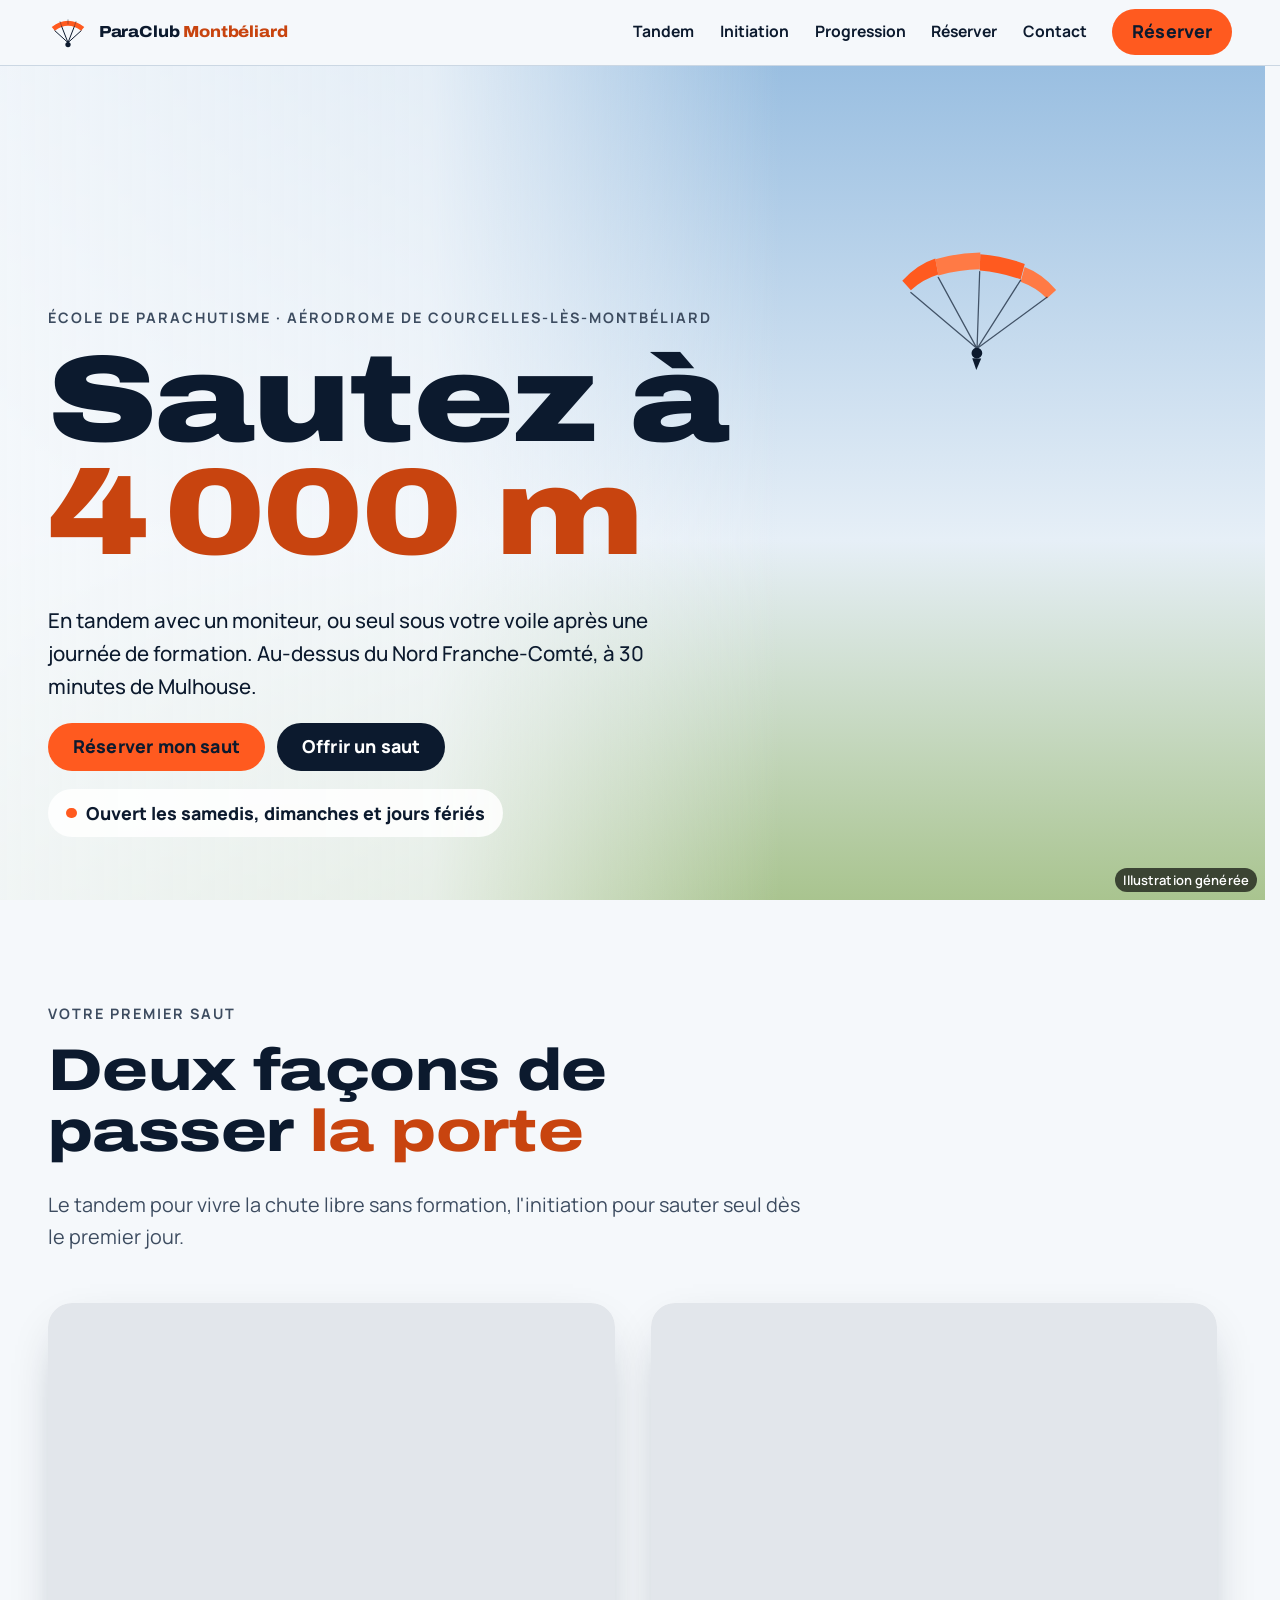
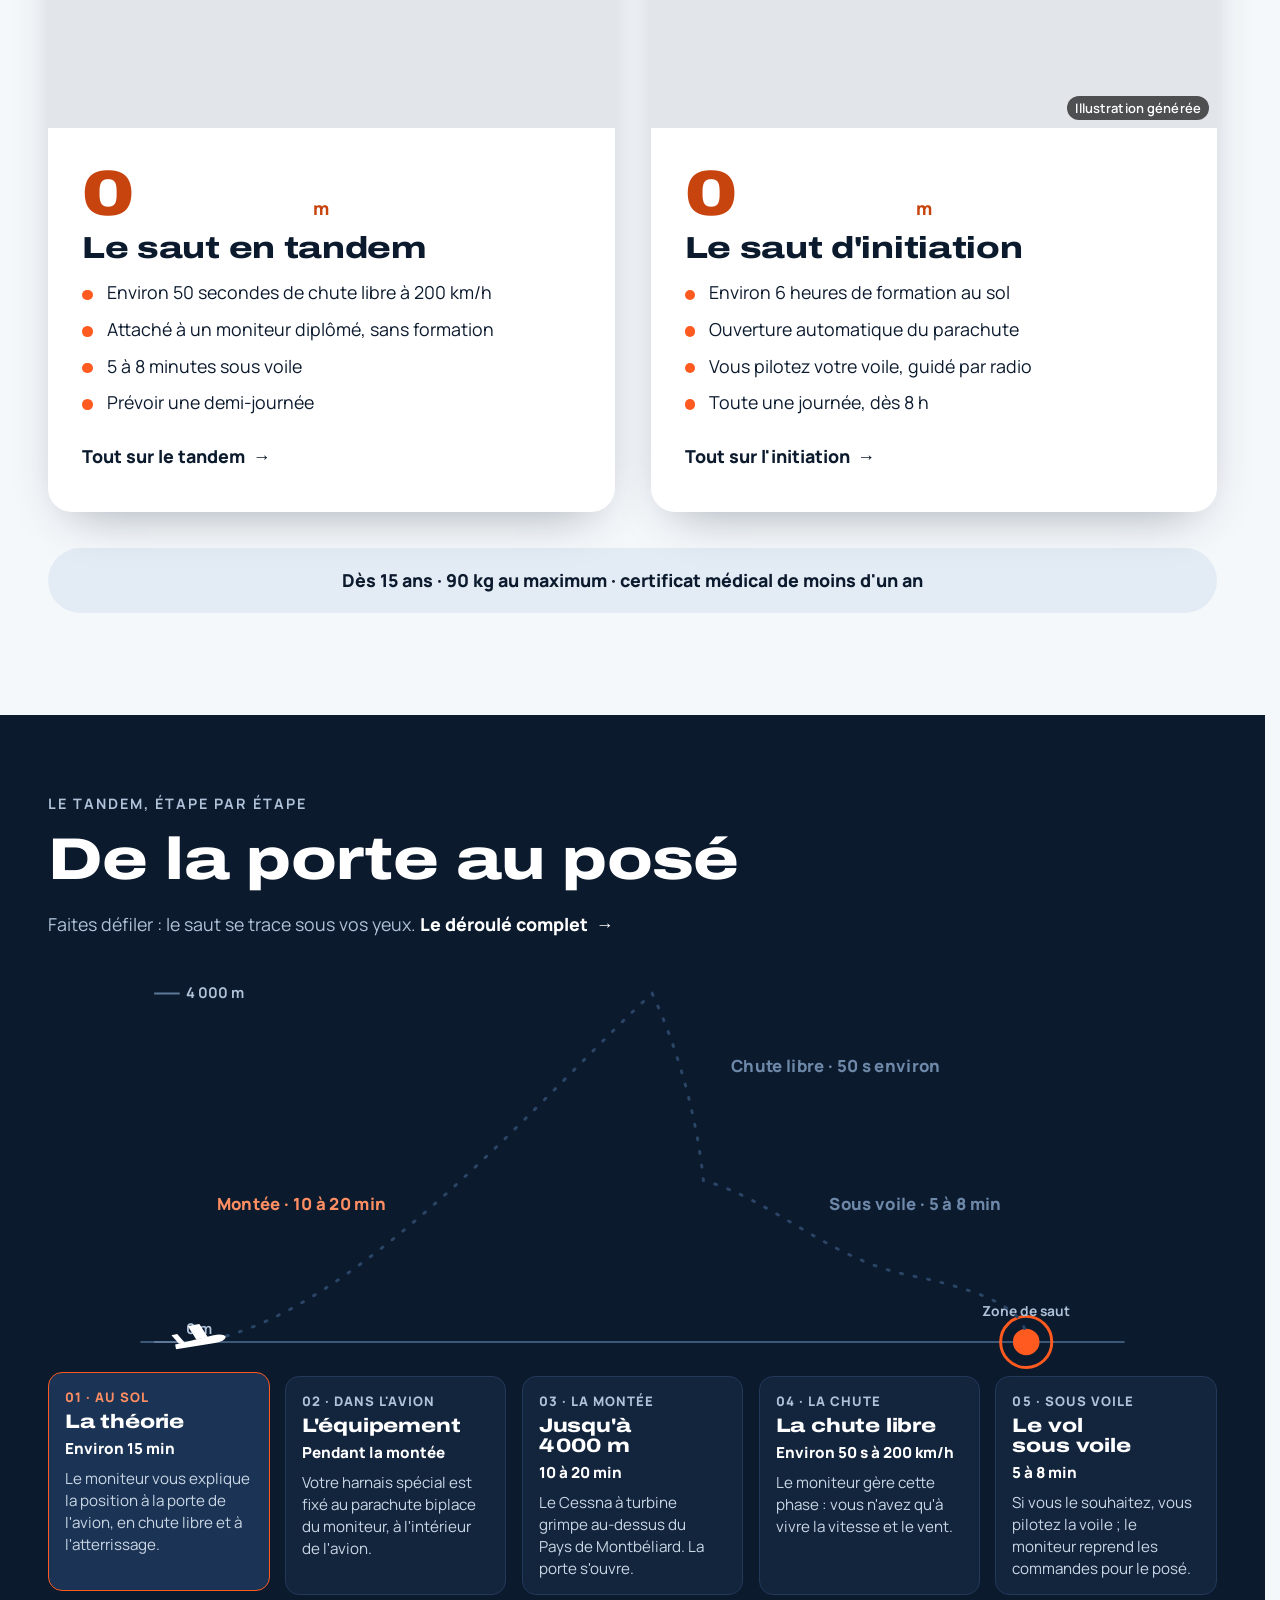
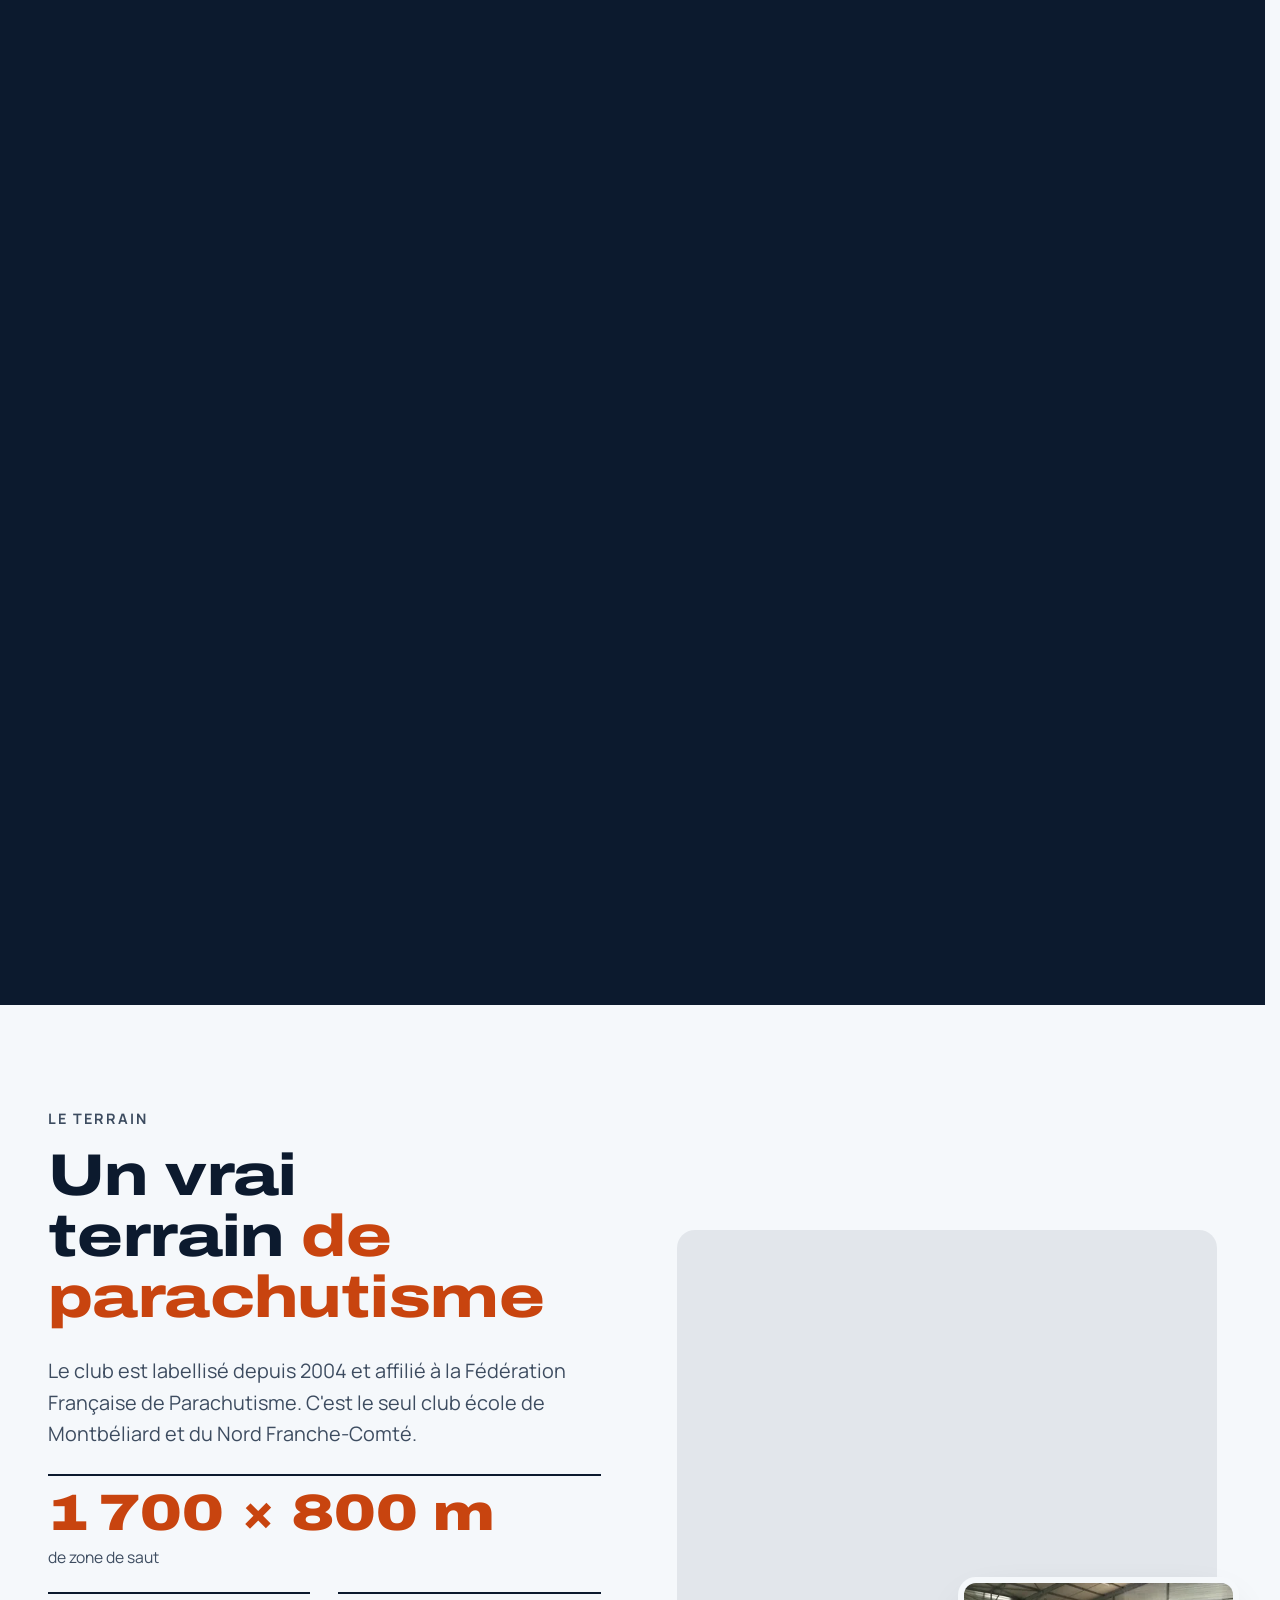
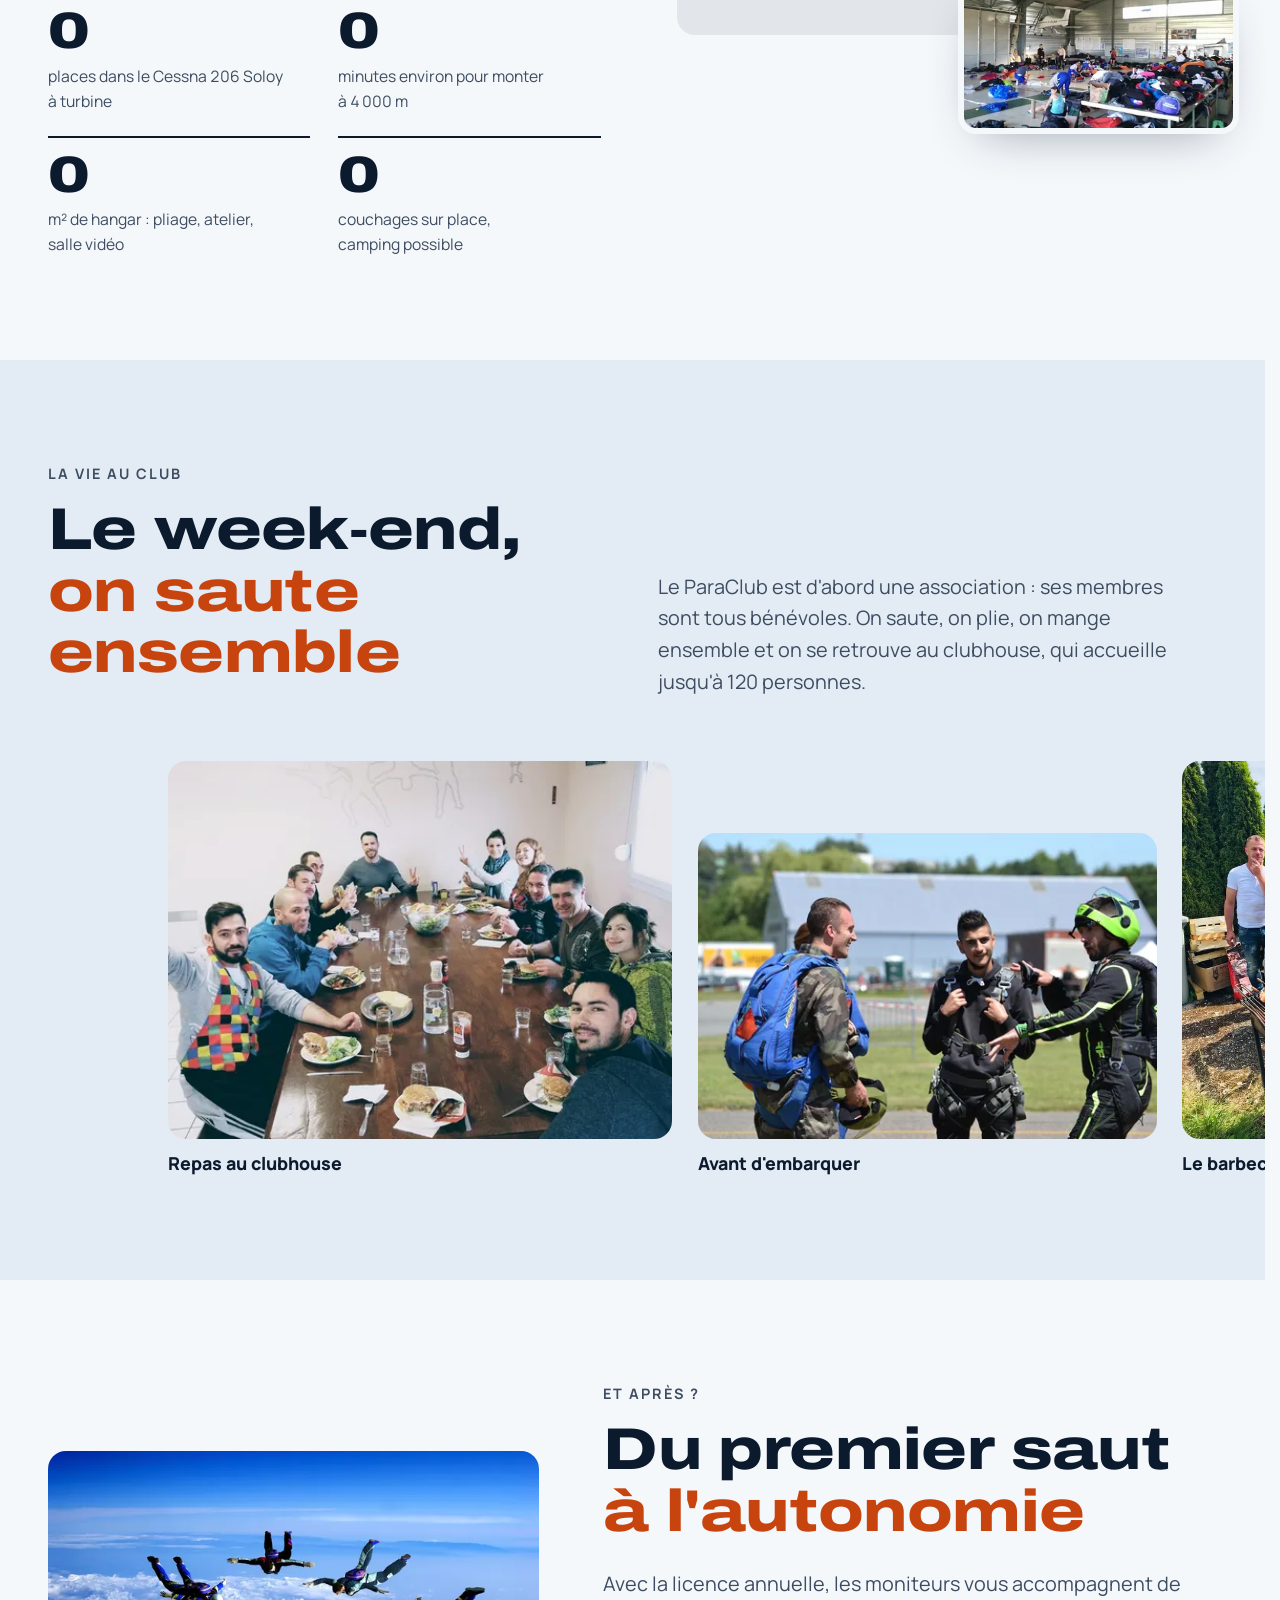
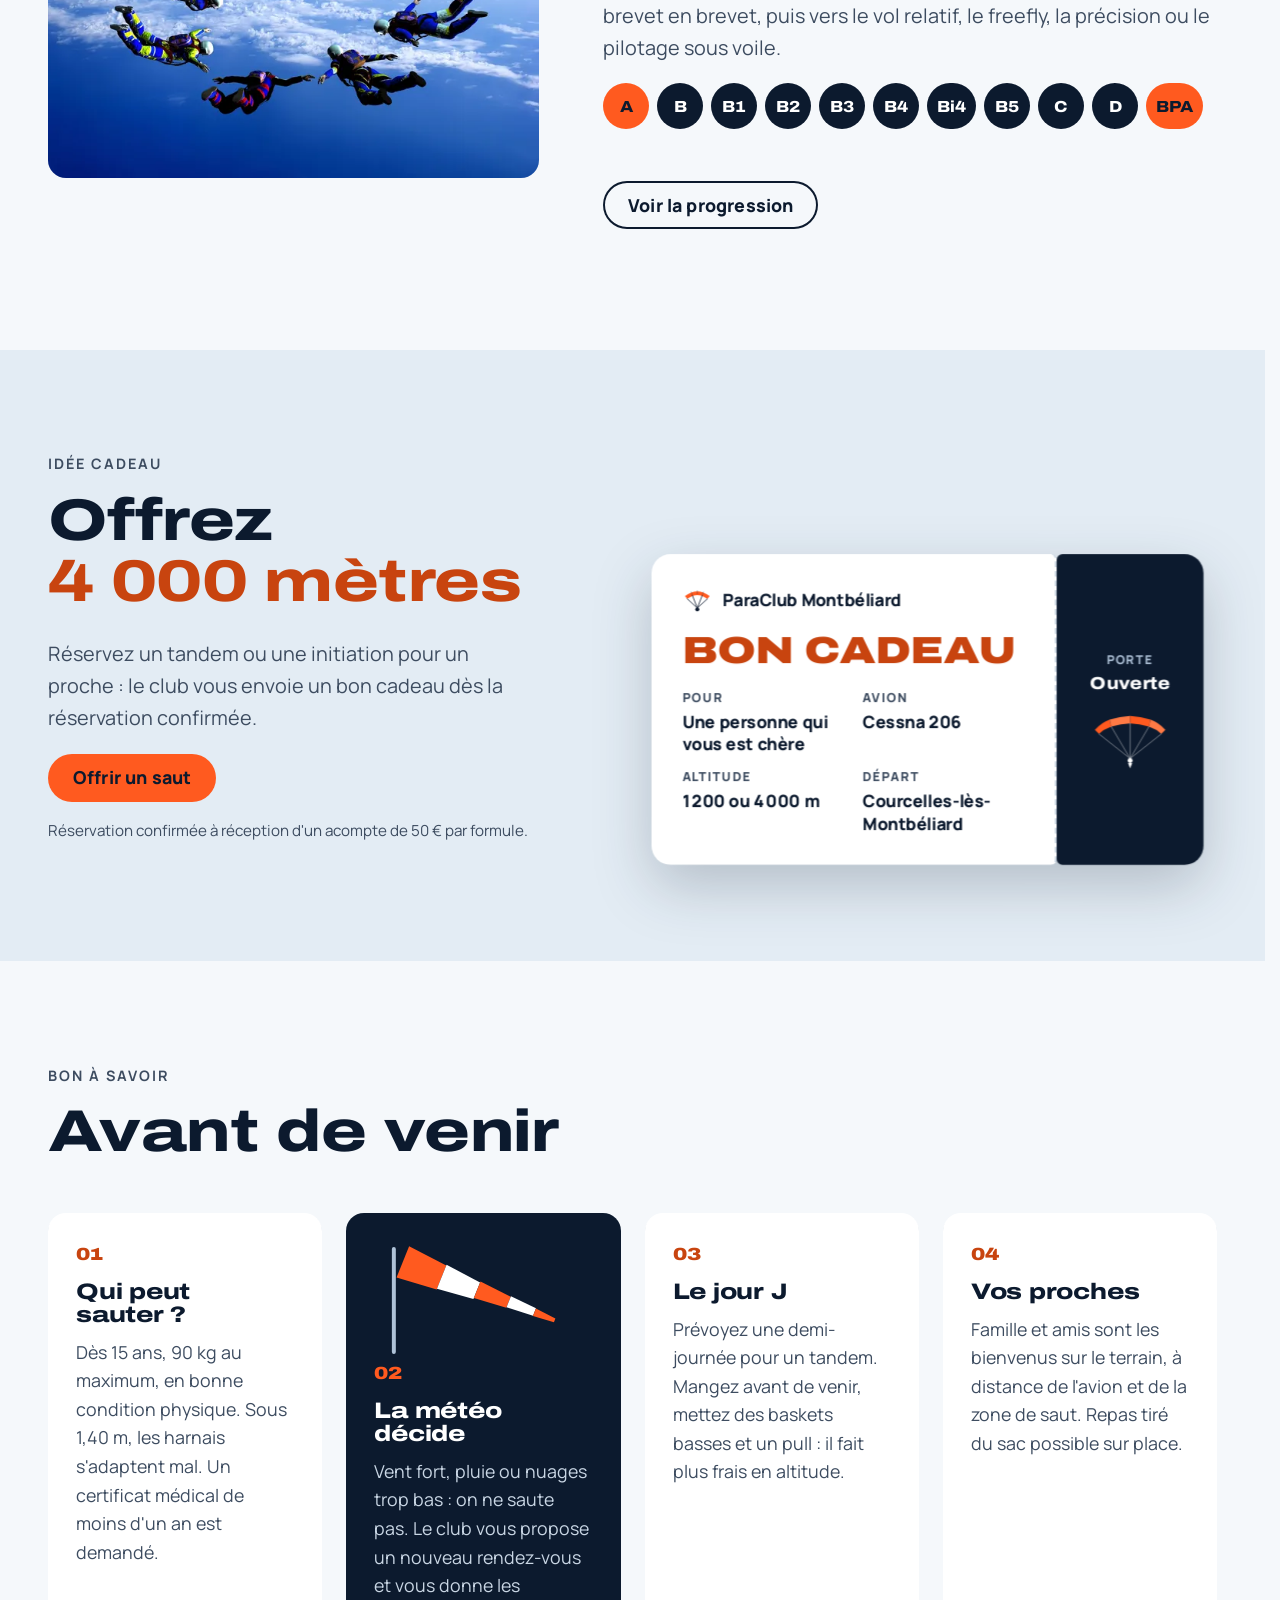
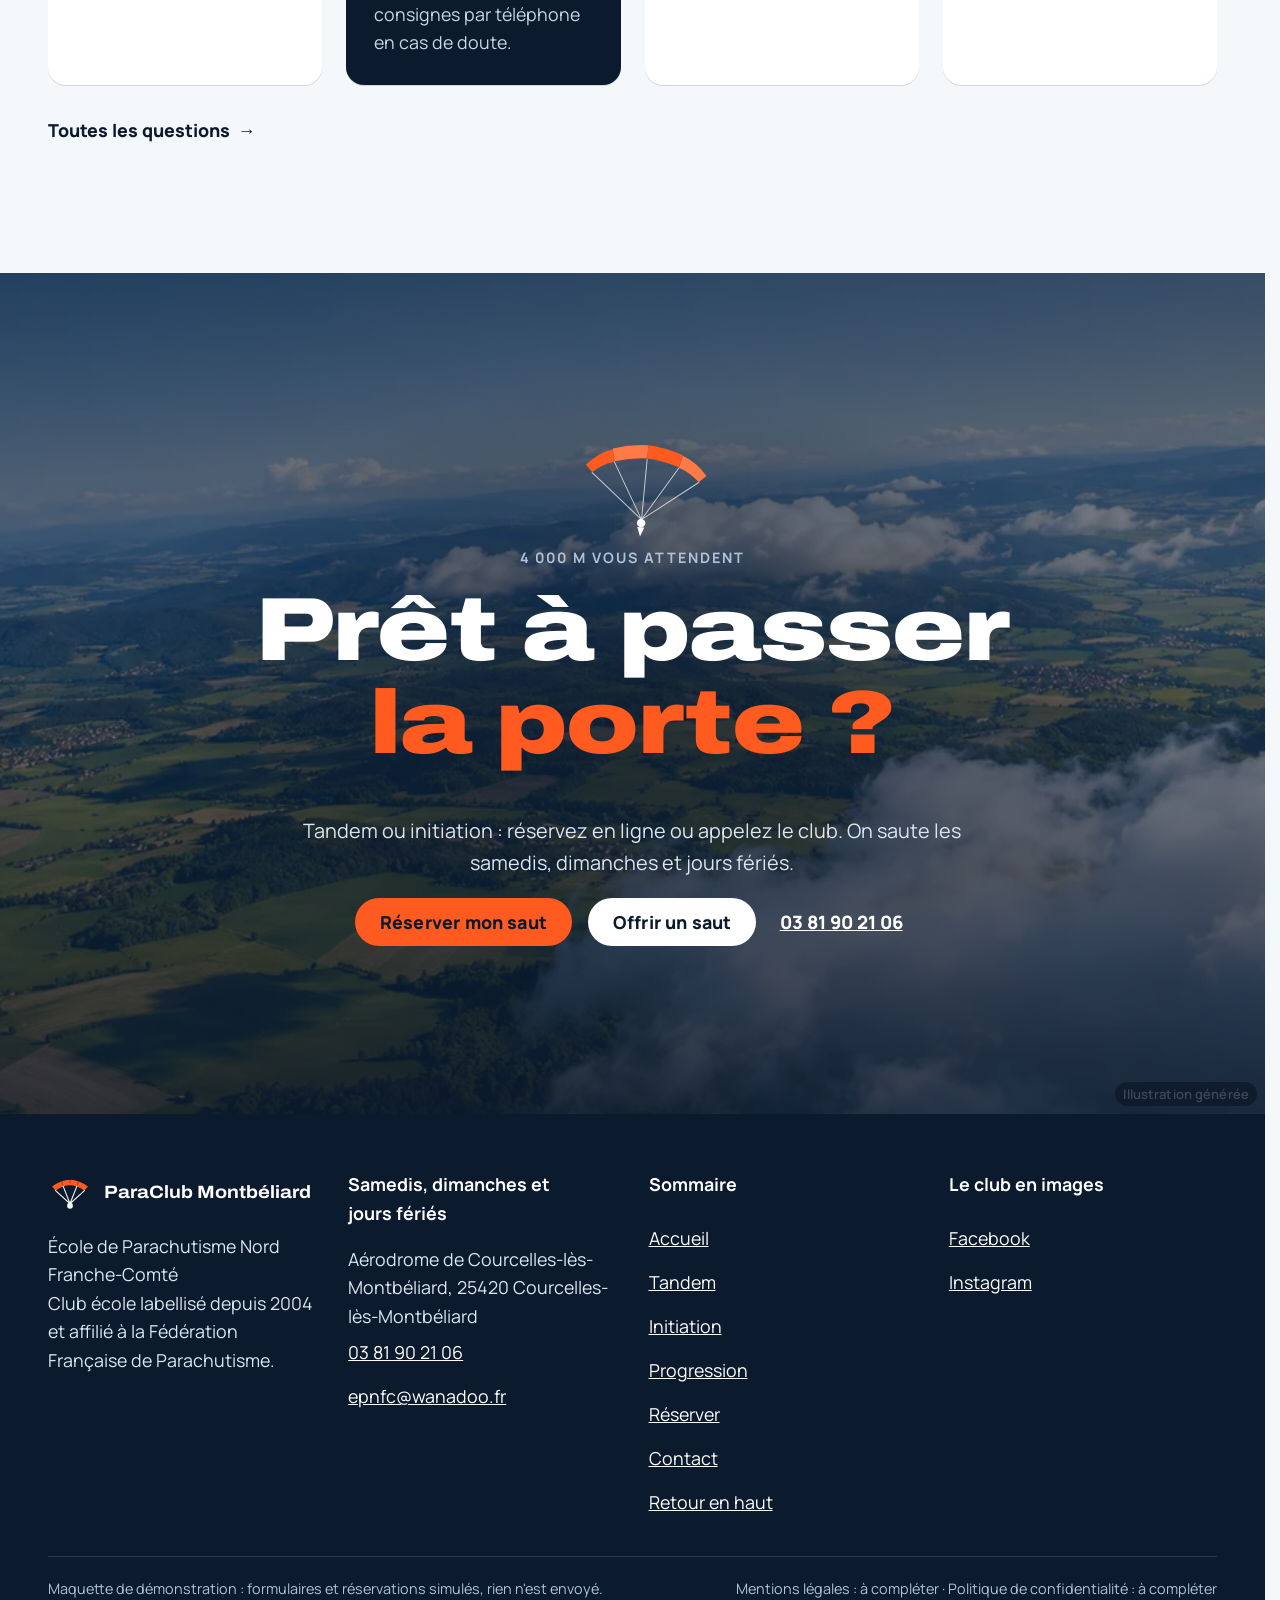
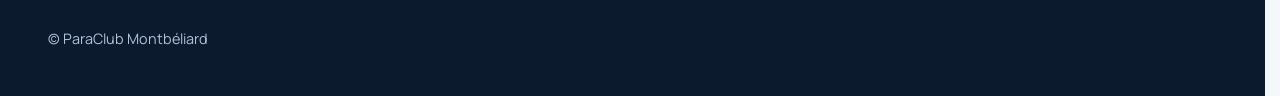
<file: index.html>
<!doctype html>
<html lang="fr" data-v="2" data-curseur>
<head>
<meta charset="utf-8">
<meta name="viewport" content="width=device-width, initial-scale=1, viewport-fit=cover">
<title>ParaClub Montbéliard : saut en parachute en tandem et initiation</title>
<meta name="description" content="École de parachutisme labellisée depuis 2004 à l&#39;aérodrome de Courcelles-lès-Montbéliard : saut en tandem à 4 000 m, initiation, progression. Ouvert les week-ends et jours fériés.">
<meta name="robots" content="noindex, nofollow">
<link rel="canonical" href="https://epnfc-maquette.vercel.app/">
<style>:root{--fond:#F5F8FB;--texte:#0C1A2E;--voile-fond:#0C1A2E;--ouverture-fond:#0C1A2E;--menu-fond:#0C1A2E}:root { --entete-h: 72px; --barres-h: 0px; } html { background: var(--fond); color: var(--texte); scrollbar-gutter: stable; } body { margin: 0; background: var(--fond); } html.js:not(.secours):not([data-arrivee="retour"]) [data-anime] { opacity: 0; } html.js:not(.secours):not([data-arrivee="retour"]) [data-anime].vu { opacity: 1; } [data-voile] { position: fixed; inset: 0; z-index: 900; background: var(--voile-fond); transform: translateY(100%); visibility: hidden; pointer-events: none; } html[data-arrivee="voile"]:not(.voile-leve):not(.secours) [data-voile] { transform: none; visibility: visible; } html.secours [data-voile] { visibility: hidden !important; } .ouverture-panneau { position: fixed; inset: 0; z-index: 850; display: none; place-content: center; justify-items: center; background: var(--ouverture-fond, var(--voile-fond)); color: var(--fond); text-align: center; } html.js[data-arrivee="intro"]:not(.secours):not(.intro-finie) .ouverture-panneau { display: grid; } html.defilement-bloque, html.defilement-bloque body, html.js[data-arrivee="intro"]:not(.secours):not(.intro-finie), html.js[data-arrivee="intro"]:not(.secours):not(.intro-finie) body, html[data-arrivee="voile"]:not(.voile-leve):not(.secours), html[data-arrivee="voile"]:not(.voile-leve):not(.secours) body { overflow: hidden; } html.js[data-arrivee="intro"]:not(.secours):not(.intro-finie) { background-color: var(--ouverture-fond, var(--voile-fond)); } html[data-arrivee="voile"]:not(.voile-leve):not(.secours) { background-color: var(--voile-fond); }</style>
<script>(function () {
var d = document.documentElement, ss = null, ls = null;
try { ss = window.sessionStorage; ls = window.localStorage; } catch (e) {}
d.classList.add('js');
var nav = performance.getEntriesByType ? performance.getEntriesByType('navigation')[0] : null;
var type = nav ? nav.type : 'navigate';
var depart = null;
try { depart = JSON.parse(ss.getItem('socle:depart') || 'null'); ss.removeItem('socle:depart'); } catch (e) {}
if (depart && !(Date.now() - depart.t < 15000)) depart = null;
var mode = type === 'back_forward' ? 'retour' : type === 'reload' ? 'intro' : depart ? 'voile' : 'intro';
d.setAttribute('data-arrivee', mode);
if (mode === 'voile' && depart.couleur) d.style.setProperty('--voile-fond', depart.couleur);
if (type === 'reload' && 'scrollRestoration' in history) {
history.scrollRestoration = 'manual';
}
try {
var choisie = ls && ls.getItem('socle:langue');
var langue = (d.lang || '').slice(0, 2);
if (choisie && choisie !== langue && type === 'navigate' && !depart) {
var alt = document.querySelector('link[rel="alternate"][hreflang="' + choisie + '"]');
if (alt) location.replace(new URL(alt.href).pathname + location.search + location.hash);
}
} catch (e) {}
setTimeout(function () { if (!d.classList.contains('demarre')) d.classList.add('secours'); }, 2000);
})();</script>
<link rel="preload" href="/assets/fonts/archivo.woff2" as="font" type="font/woff2" crossorigin>
<link rel="stylesheet" href="/assets/css/socle.css?v=2">
<link rel="stylesheet" href="/assets/css/site.css?v=2">
<link rel="modulepreload" href="/assets/js/site.js?v=2">
<link rel="modulepreload" href="/assets/js/socle/index.js?v=2">
<script src="/assets/vendor/gsap.min.js" defer></script>
<script src="/assets/vendor/ScrollTrigger.min.js" defer></script>
<script src="/assets/vendor/SplitText.min.js" defer></script>
<script type="module" src="/assets/js/site.js?v=2"></script>
<meta name="theme-color" content="#0C1A2E">
<link rel="icon" href="/assets/images/favicon.svg" type="image/svg+xml">
<link rel="apple-touch-icon" href="/assets/images/apple-touch-icon.png">
<meta property="og:type" content="website">
<meta property="og:site_name" content="ParaClub Montbéliard">
<meta property="og:locale" content="fr_FR">
<meta property="og:title" content="ParaClub Montbéliard : saut en parachute en tandem et initiation">
<meta property="og:description" content="École de parachutisme labellisée depuis 2004 à l&#39;aérodrome de Courcelles-lès-Montbéliard : saut en tandem à 4 000 m, initiation, progression. Ouvert les week-ends et jours fériés.">
<meta property="og:url" content="https://epnfc-maquette.vercel.app/">
<meta property="og:image" content="https://epnfc-maquette.vercel.app/assets/partage/accueil-fr.jpg">
<meta property="og:image:width" content="1200">
<meta property="og:image:height" content="630">
<meta property="og:image:alt" content="ParaClub Montbéliard : sautez à 4 000 m">
<meta name="twitter:card" content="summary_large_image">
<script type="application/ld+json">{"@context":"https://schema.org","@type":"SportsActivityLocation","name":"ParaClub Montbéliard (École de Parachutisme Nord Franche-Comté)","url":"https://epnfc-maquette.vercel.app/","telephone":"+33381902106","email":"epnfc@wanadoo.fr","address":{"@type":"PostalAddress","streetAddress":"Aérodrome de Courcelles-lès-Montbéliard","postalCode":"25420","addressLocality":"Courcelles-lès-Montbéliard","addressCountry":"FR"},"description":"École de parachutisme labellisée depuis 2004, affiliée à la Fédération Française de Parachutisme : sauts en tandem, initiation, progression.","sameAs":["https://www.facebook.com/parachutismemontbeliard/","https://www.instagram.com/montbeliard_parachutisme/"]}</script>
</head>
<body id="haut">
<div data-voile data-forme="iris" aria-hidden="true"><div class="voile-contenu"><img class="voile-logo" src="/assets/images/logo-clair.svg" alt="" width="72" height="72"><span data-voile-libelle>Accueil</span></div></div>
<div class="ouverture-panneau" data-ouverture aria-hidden="true">
  <img class="ouverture-logo" src="/assets/images/logo-clair.svg" alt="" width="64" height="64" data-ouverture-objet>
  <p class="ouverture-nom">ParaClub <em>Montbéliard</em></p>
  <span class="ouverture-trait"></span>
  <p class="ouverture-ligne">École de parachutisme</p>
</div>
<a class="evitement" href="#contenu">Aller au contenu</a>
<header data-entete>
  <div class="entete-rangee">
    <a class="entete-logo" href="/" data-libelle="Accueil" aria-current="page">
      <img src="/assets/images/logo.svg" alt="" width="40" height="40"><span class="entete-nom">ParaClub <em>Montbéliard</em></span>
    </a>
    <nav data-nav aria-label="Navigation principale">
      <ul><li><a href="/tandem" data-libelle="Tandem">Tandem</a></li><li><a href="/initiation" data-libelle="Initiation">Initiation</a></li><li><a href="/progression" data-libelle="Progression">Progression</a></li><li><a href="/reserver" data-libelle="Réserver">Réserver</a></li><li><a href="/contact" data-libelle="Contact">Contact</a></li></ul>
    </nav>
    <div class="entete-actions">
      <a class="bouton" href="/reserver#reservation" data-libelle="Réserver">Réserver</a>
      <button type="button" data-menu-bouton aria-controls="menu" aria-expanded="false" data-libelle-ouvrir="Menu" data-libelle-fermer="Fermer"><span data-libelle-bouton>Menu</span></button>
      <a class="menu-sansjs" href="#menu" data-menu-lien>Menu</a>
    </div>
  </div>
</header>
<script>/* Avant le premier affichage : rangées de la navigation (même règle que ajusterNav dans assets/js/socle/entete.js)
   et hauteur réelle de l'en-tête, pour que rien ne saute quand le JavaScript du site prend la main. */
(function () {
  var h = document.documentElement, u = document.querySelector('[data-nav] ul'), e = document.querySelector('[data-entete]');
  if (u) {
    var deborde = function () { return u.scrollWidth > u.clientWidth + 1; }, c = deborde();
    if (c && window.matchMedia('(min-width: 900px)').matches) {
      h.classList.add('nav-deux-rangees'); c = deborde();
      if (c) { h.classList.add('nav-deux-lignes'); var a = u.querySelector('a'); c = !a || u.getBoundingClientRect().height > a.getBoundingClientRect().height * 2.5; }
      if (c) h.classList.remove('nav-deux-rangees', 'nav-deux-lignes');
    }
    if (c) h.classList.add('nav-compacte');
  }
  if (e) h.style.setProperty('--entete-h', Math.round(e.getBoundingClientRect().height) + 'px');
})();</script>
<span id="menu-ferme" aria-hidden="true"></span>
<div id="menu" data-menu role="dialog" aria-modal="true" aria-label="Menu">
  <p class="menu-sansjs-fermer"><a href="#menu-ferme">Fermer</a></p>
  <ul><li style="--i:0"><a href="/" class="menu-lien" data-libelle="Accueil" aria-current="page">Accueil</a></li><li style="--i:1"><a href="/tandem" class="menu-lien" data-libelle="Tandem">Tandem</a></li><li style="--i:2"><a href="/initiation" class="menu-lien" data-libelle="Initiation">Initiation</a></li><li style="--i:3"><a href="/progression" class="menu-lien" data-libelle="Progression">Progression</a></li><li style="--i:4"><a href="/reserver" class="menu-lien" data-libelle="Réserver">Réserver</a></li><li style="--i:5"><a href="/contact" class="menu-lien" data-libelle="Contact">Contact</a></li></ul>
  <p><a class="bouton" href="tel:+33381902106">Appeler 03 81 90 21 06</a></p>
</div>
<main id="contenu" tabindex="-1">
<section class="hero" id="debut">
  <div class="hero-fond">
    <figure class="media hero-media" data-grok data-fx="parallaxe" data-fx-force="8" style="--cadrage:60% 55%">
  <picture><source media="(max-width: 760px) and (orientation: portrait)" srcset="/assets/images/grok/accueil-ouverture-mobile-640.webp 640w, /assets/images/grok/accueil-ouverture-mobile-1080.webp 1080w" sizes="100vw">
    <img src="/assets/images/grok/accueil-ouverture-1280.webp" srcset="/assets/images/grok/accueil-ouverture-640.webp 640w, /assets/images/grok/accueil-ouverture-1280.webp 1280w, /assets/images/grok/accueil-ouverture-1920.webp 1920w" sizes="100vw" alt="La campagne et les nuages vus depuis 4 000 mètres d&#39;altitude" width="1280" height="720" fetchpriority="high" loading="eager" decoding="async">
  </picture><figcaption class="mention-ia">Illustration générée</figcaption>
</figure>
  </div>
  <div class="hero-porte" aria-hidden="true" data-effet="porte"><span class="hero-porte-trou"></span></div>
  <svg class="voile-svg hero-voile" viewBox="0 0 200 150" aria-hidden="true" focusable="false" data-iris-centre data-effet="voile">
  <g class="voile-caissons">
    <path class="voile-caisson" d="M14 52 Q30 34 50 27 L54 44 Q36 50 24 62 Z"/>
    <path class="voile-caisson voile-caisson--b" d="M50 27 Q75 19 100 18 L100 36 Q78 37 54 44 Z"/>
    <path class="voile-caisson" d="M100 18 Q125 19 150 27 L146 44 Q122 37 100 36 Z"/>
    <path class="voile-caisson voile-caisson--b" d="M150 27 Q170 34 186 52 L176 62 Q164 50 146 44 Z"/>
  </g>
  <g class="voile-suspentes" fill="none" stroke-width="1.4" stroke-linecap="round">
    <path d="M24 62 L100 122 M54 44 L100 122 M100 36 L100 122 M146 44 L100 122 M176 62 L100 122"/>
  </g>
  <g class="voile-pilote"><circle cx="100" cy="127" r="6"/><path d="M95 133 L100 146 L105 133 Z"/></g>
</svg>
  <div class="hero-texte conteneur">
    <p class="surtitre hero-surtitre masque-ecran-tres-bas" data-anime="gsap">École de parachutisme · Aérodrome de Courcelles-lès-Montbéliard</p>
    <h1 class="hero-titre" data-anime="gsap" data-grille="typo"><span class="hero-mot">Sautez</span> <span class="hero-mot">à</span><br><span class="hero-mot hero-mot--accent">4 000 m</span></h1>
    <p class="hero-intro masque-ecran-bas" data-anime="gsap">En tandem avec un moniteur, ou seul sous votre voile après une journée de formation. Au-dessus du Nord Franche-Comté, à 30 minutes de Mulhouse.</p>
    <p class="hero-actions" data-anime="gsap">
      <a href="/reserver#reservation" class="bouton" data-libelle="Réserver" data-action-principale>Réserver mon saut</a>
      <a href="/reserver?formule=cadeau#reservation" class="bouton bouton--clair" data-libelle="Réserver">Offrir un saut</a>
    </p>
    <p class="hero-info" data-info-cle data-anime="gsap"><span class="pastille" aria-hidden="true"></span>Ouvert les samedis, dimanches et jours fériés</p>
  </div>
</section>
<section class="deux" id="premier-saut">
  <div class="conteneur">
    <div class="tete-section">
      <p class="surtitre" data-anime>Votre premier saut</p>
      <h2 class="titre-section" data-anime="lignes">Deux façons de passer <em>la porte</em></h2>
      <p class="chapeau" data-anime>Le tandem pour vivre la chute libre sans formation, l&#39;initiation pour sauter seul dès le premier jour.</p>
    </div>
    <div class="deux-cartes" data-anime="cascade">
      <article class="carte-saut">
        <figure class="media carte-saut-media" data-fx="zoom" style="--cadrage:50% 40%">
  <picture>
    <img src="/assets/images/carte-tandem-784.webp" srcset="/assets/images/carte-tandem-480.webp 480w, /assets/images/carte-tandem-640.webp 640w, /assets/images/carte-tandem-784.webp 784w" sizes="(max-width: 760px) 100vw, 45vw" alt="Un moniteur et son passager en chute libre en tandem, sous un ciel bleu" width="784" height="1176" loading="lazy" decoding="async">
  </picture>
</figure>
        <div class="carte-saut-corps">
          <p class="carte-saut-chiffre"><strong class="chiffre" data-compteur="4000">4 000</strong> m</p>
          <h3>Le saut en tandem</h3>
          <ul class="puces"><li>Environ 50 secondes de chute libre à 200 km/h</li><li>Attaché à un moniteur diplômé, sans formation</li><li>5 à 8 minutes sous voile</li><li>Prévoir une demi-journée</li></ul>
          <a href="/tandem" class="lien-fleche" data-libelle="Tandem">Tout sur le tandem</a>
        </div>
      </article>
      <article class="carte-saut">
        <figure class="media carte-saut-media" data-grok data-fx="zoom" style="--cadrage:50% 35%">
  <picture>
    <img src="/assets/images/grok/carte-initiation-784.webp" srcset="/assets/images/grok/carte-initiation-480.webp 480w, /assets/images/grok/carte-initiation-640.webp 640w, /assets/images/grok/carte-initiation-784.webp 784w" sizes="(max-width: 760px) 100vw, 45vw" alt="Un élève parachutiste sous sa voile d&#39;école, vu d&#39;en dessous" width="784" height="1176" loading="lazy" decoding="async">
  </picture><figcaption class="mention-ia">Illustration générée</figcaption>
</figure>
        <div class="carte-saut-corps">
          <p class="carte-saut-chiffre"><strong class="chiffre" data-compteur="1200">1 200</strong> m</p>
          <h3>Le saut d&#39;initiation</h3>
          <ul class="puces"><li>Environ 6 heures de formation au sol</li><li>Ouverture automatique du parachute</li><li>Vous pilotez votre voile, guidé par radio</li><li>Toute une journée, dès 8 h</li></ul>
          <a href="/initiation" class="lien-fleche" data-libelle="Initiation">Tout sur l&#39;initiation</a>
        </div>
      </article>
    </div>
    <p class="bandeau-conditions" data-anime>Dès 15 ans · 90 kg au maximum · certificat médical de moins d&#39;un an</p>
  </div>
</section>
<section class="deroule" id="deroule" data-scene>
  <div class="deroule-collant" data-collant>
    <div class="conteneur deroule-tete">
      <p class="surtitre surtitre--clair" data-anime>Le tandem, étape par étape</p>
      <h2 class="titre-section" data-anime="lignes">De la porte au posé</h2>
      <p class="deroule-aide masque-ecran-bas" data-anime>Faites défiler : le saut se trace sous vos yeux. <a href="/tandem#deroule" class="lien-fleche lien-fleche--clair" data-libelle="Tandem">Le déroulé complet</a></p>
    </div>
    <div class="conteneur deroule-scene">
      <svg class="trajectoire" viewBox="0 0 1000 400" preserveAspectRatio="xMidYMid meet" data-effet="trajectoire" data-superpose aria-hidden="true" focusable="false">
        <path class="traj-sol" d="M0 384 H1000"/>
        <g class="traj-reperes"><path d="M14 30 H40 M14 384 H40"/><text x="46" y="35">4 000 m</text><text x="46" y="376">0 m</text></g>
        <g class="traj-cible"><circle cx="900" cy="384" r="26"/><circle cx="900" cy="384" r="12"/><text x="900" y="358" text-anchor="middle">Zone de saut</text></g>
        <path class="traj-fond" d="M60 384 C 220 360, 420 120, 520 30 C 548 90, 566 160, 572 220 C 640 238, 700 300, 780 316 C 860 332, 900 352, 900 380"/>
        <path class="traj-trace" pathLength="1" d="M60 384 C 220 360, 420 120, 520 30 C 548 90, 566 160, 572 220 C 640 238, 700 300, 780 316 C 860 332, 900 352, 900 380"/>
        <g class="traj-phases">
          <text class="traj-phase" data-phase="0" x="250" y="250" text-anchor="end">Montée · 10 à 20 min</text>
          <text class="traj-phase" data-phase="1" x="600" y="110">Chute libre · 50 s environ</text>
          <text class="traj-phase" data-phase="2" x="700" y="250">Sous voile · 5 à 8 min</text>
        </g>
        <g class="traj-mobile">
          <g class="traj-avion"><path d="M-26 -2 L14 -4 Q24 -4 26 0 Q24 4 14 4 L-26 3 Z"/><path d="M-4 -3 L-10 -18 L2 -18 L8 -3 Z"/><path d="M-22 -2 L-28 -12 L-22 -12 L-16 -2 Z"/></g>
          <circle class="traj-point" r="8"/>
          <g class="traj-mini-voile"><path d="M-22 -26 Q0 -40 22 -26 L18 -20 Q0 -31 -18 -20 Z"/><path class="traj-mini-suspentes" d="M-18 -20 L0 -4 L18 -20"/></g>
        </g>
      </svg>
      <ol class="deroule-etapes"><li class="etape" style="--i:0" data-etape="0">
        <p class="etape-num">01 · Au sol</p>
        <h3 class="etape-titre">La théorie</h3>
        <p class="etape-duree">Environ 15 min</p>
        <p class="etape-texte masque-ecran-bas">Le moniteur vous explique la position à la porte de l&#39;avion, en chute libre et à l&#39;atterrissage.</p>
      </li><li class="etape" style="--i:1" data-etape="1">
        <p class="etape-num">02 · Dans l&#39;avion</p>
        <h3 class="etape-titre">L&#39;équipement</h3>
        <p class="etape-duree">Pendant la montée</p>
        <p class="etape-texte masque-ecran-bas">Votre harnais spécial est fixé au parachute biplace du moniteur, à l&#39;intérieur de l&#39;avion.</p>
      </li><li class="etape" style="--i:2" data-etape="2">
        <p class="etape-num">03 · La montée</p>
        <h3 class="etape-titre">Jusqu&#39;à 4 000 m</h3>
        <p class="etape-duree">10 à 20 min</p>
        <p class="etape-texte masque-ecran-bas">Le Cessna à turbine grimpe au-dessus du Pays de Montbéliard. La porte s&#39;ouvre.</p>
      </li><li class="etape" style="--i:3" data-etape="3">
        <p class="etape-num">04 · La chute</p>
        <h3 class="etape-titre">La chute libre</h3>
        <p class="etape-duree">Environ 50 s à 200 km/h</p>
        <p class="etape-texte masque-ecran-bas">Le moniteur gère cette phase : vous n&#39;avez qu&#39;à vivre la vitesse et le vent.</p>
      </li><li class="etape" style="--i:4" data-etape="4">
        <p class="etape-num">05 · Sous voile</p>
        <h3 class="etape-titre">Le vol sous voile</h3>
        <p class="etape-duree">5 à 8 min</p>
        <p class="etape-texte masque-ecran-bas">Si vous le souhaitez, vous pilotez la voile ; le moniteur reprend les commandes pour le posé.</p>
      </li></ol>
    </div>
  </div>
</section>
<section class="terrain" id="terrain">
  <div class="conteneur terrain-grille">
    <div class="terrain-texte">
      <p class="surtitre" data-anime>Le terrain</p>
      <h2 class="titre-section" data-anime="lignes">Un vrai terrain <em>de parachutisme</em></h2>
      <p class="chapeau" data-anime>Le club est labellisé depuis 2004 et affilié à la Fédération Française de Parachutisme. C&#39;est le seul club école de Montbéliard et du Nord Franche-Comté.</p>
      <ul class="chiffres terrain-chiffres" data-anime="cascade">
        <li class="terrain-chiffre--large"><strong class="chiffre">1 700 × 800 m</strong><span>de zone de saut</span></li>
        <li><strong class="chiffre" data-compteur="6">6</strong><span>places dans le Cessna 206 Soloy à turbine</span></li>
        <li><strong class="chiffre" data-compteur="15">15</strong><span>minutes environ pour monter à 4 000 m</span></li>
        <li><strong class="chiffre" data-compteur="500">500</strong><span>m² de hangar : pliage, atelier, salle vidéo</span></li>
        <li><strong class="chiffre" data-compteur="25">25</strong><span>couchages sur place, camping possible</span></li>
      </ul>
    </div>
    <div class="terrain-photos">
      <figure class="media terrain-avion" data-anime="rideau" style="--cadrage:40% 55%">
  <picture>
    <img src="/assets/images/terrain-avion-960.webp" srcset="/assets/images/terrain-avion-480.webp 480w, /assets/images/terrain-avion-640.webp 640w, /assets/images/terrain-avion-960.webp 960w" sizes="(max-width: 760px) 100vw, 45vw" alt="Le Cessna 206 Soloy du club posé dans l&#39;herbe fleurie de l&#39;aérodrome" width="960" height="720" loading="lazy" decoding="async">
  </picture>
</figure>
      <figure class="media terrain-hangar" data-fx="parallaxe" data-fx-force="10" data-superpose style="--cadrage:50% 50%">
  <picture>
    <img src="/assets/images/terrain-hangar-800.webp" srcset="/assets/images/terrain-hangar-480.webp 480w, /assets/images/terrain-hangar-640.webp 640w, /assets/images/terrain-hangar-800.webp 800w" sizes="(max-width: 760px) 70vw, 25vw" alt="Parachutistes en train de plier leurs voiles dans le hangar" width="800" height="450" loading="lazy" decoding="async">
  </picture>
</figure>
    </div>
  </div>
</section>
<section class="club" id="club">
  <div class="conteneur club-tete">
    <div>
      <p class="surtitre" data-anime>La vie au club</p>
      <h2 class="titre-section" data-anime="lignes">Le week‑end, <em>on saute ensemble</em></h2>
    </div>
    <p class="chapeau" data-anime>Le ParaClub est d&#39;abord une association : ses membres sont tous bénévoles. On saute, on plie, on mange ensemble et on se retrouve au clubhouse, qui accueille jusqu&#39;à 120 personnes.</p>
  </div>
  <div class="club-rangee" data-galerie tabindex="0" role="region" aria-label="Photos de la vie au club, à faire défiler">
    <ul class="club-piste" data-effet="rangee"><li class="club-photo" style="--ratio:4 / 3">
      <figure class="media club-media" style="--cadrage:50% 50%">
  <picture>
    <img src="/assets/images/club-table-960.webp" srcset="/assets/images/club-table-480.webp 480w, /assets/images/club-table-640.webp 640w, /assets/images/club-table-960.webp 960w" sizes="(max-width: 760px) 78vw, 30vw" alt="Repas entre membres du club autour d&#39;une grande table au clubhouse" width="960" height="720" loading="lazy" decoding="async">
  </picture>
</figure>
      <p class="club-legende">Repas au clubhouse</p>
    </li><li class="club-photo" style="--ratio:3 / 2">
      <figure class="media club-media" style="--cadrage:50% 50%">
  <picture>
    <img src="/assets/images/club-equipes-960.webp" srcset="/assets/images/club-equipes-480.webp 480w, /assets/images/club-equipes-640.webp 640w, /assets/images/club-equipes-960.webp 960w" sizes="(max-width: 760px) 78vw, 30vw" alt="Trois parachutistes équipés discutent avant d&#39;embarquer" width="960" height="640" loading="lazy" decoding="async">
  </picture>
</figure>
      <p class="club-legende">Avant d&#39;embarquer</p>
    </li><li class="club-photo" style="--ratio:3 / 4">
      <figure class="media club-media" style="--cadrage:50% 50%">
  <picture>
    <img src="/assets/images/club-barbecue-960.webp" srcset="/assets/images/club-barbecue-480.webp 480w, /assets/images/club-barbecue-640.webp 640w, /assets/images/club-barbecue-960.webp 960w" sizes="(max-width: 760px) 78vw, 30vw" alt="Trois membres du club devant le barbecue garni de saucisses" width="960" height="1280" loading="lazy" decoding="async">
  </picture>
</figure>
      <p class="club-legende">Le barbecue</p>
    </li><li class="club-photo" style="--ratio:3 / 2">
      <figure class="media club-media" style="--cadrage:50% 50%">
  <picture>
    <img src="/assets/images/club-vehicule-960.webp" srcset="/assets/images/club-vehicule-480.webp 480w, /assets/images/club-vehicule-640.webp 640w, /assets/images/club-vehicule-960.webp 960w" sizes="(max-width: 760px) 78vw, 30vw" alt="Un véhicule de piste multicolore ramène des parachutistes après leur saut" width="960" height="640" loading="lazy" decoding="async">
  </picture>
</figure>
      <p class="club-legende">Retour en véhicule de piste</p>
    </li><li class="club-photo" style="--ratio:4 / 3">
      <figure class="media club-media" style="--cadrage:50% 50%">
  <picture>
    <img src="/assets/images/club-grill-960.webp" srcset="/assets/images/club-grill-480.webp 480w, /assets/images/club-grill-640.webp 640w, /assets/images/club-grill-960.webp 960w" sizes="(max-width: 760px) 78vw, 30vw" alt="Saucisses sur le grill, l&#39;avion du club au loin sur la piste" width="960" height="720" loading="lazy" decoding="async">
  </picture>
</figure>
      <p class="club-legende">Le Cessna au bout de la piste</p>
    </li><li class="club-photo" style="--ratio:3 / 2">
      <figure class="media club-media" style="--cadrage:50% 50%">
  <picture>
    <img src="/assets/images/club-canape-960.webp" srcset="/assets/images/club-canape-480.webp 480w, /assets/images/club-canape-640.webp 640w, /assets/images/club-canape-960.webp 960w" sizes="(max-width: 760px) 78vw, 30vw" alt="Un parachutiste se repose sur un sac de voile jaune posé dans l&#39;herbe" width="960" height="640" loading="lazy" decoding="async">
  </picture>
</figure>
      <p class="club-legende">Pause sur un sac de voile</p>
    </li><li class="club-photo" style="--ratio:4 / 3">
      <figure class="media club-media" style="--cadrage:50% 50%">
  <picture>
    <img src="/assets/images/club-amis-960.webp" srcset="/assets/images/club-amis-480.webp 480w, /assets/images/club-amis-640.webp 640w, /assets/images/club-amis-960.webp 960w" sizes="(max-width: 760px) 78vw, 30vw" alt="Quatre membres du club, bières à la main, au clubhouse" width="960" height="720" loading="lazy" decoding="async">
  </picture>
</figure>
      <p class="club-legende">Au bar du clubhouse</p>
    </li><li class="club-photo" style="--ratio:4 / 3">
      <figure class="media club-media" style="--cadrage:50% 50%">
  <picture>
    <img src="/assets/images/club-soiree-960.webp" srcset="/assets/images/club-soiree-480.webp 480w, /assets/images/club-soiree-640.webp 640w, /assets/images/club-soiree-960.webp 960w" sizes="(max-width: 760px) 78vw, 30vw" alt="Soirée animée dans la grande salle du clubhouse" width="960" height="720" loading="lazy" decoding="async">
  </picture>
</figure>
      <p class="club-legende">Soirée au club</p>
    </li></ul>
  </div>
  <p class="conteneur glisser-aide" aria-hidden="true">Faites glisser →</p>
</section>
<section class="progresser" id="progresser">
  <div class="conteneur progresser-grille">
    <figure class="media progresser-media" data-fx="zoom" style="--cadrage:50% 50%">
  <picture>
    <img src="/assets/images/accueil-etoile-960.webp" srcset="/assets/images/accueil-etoile-480.webp 480w, /assets/images/accueil-etoile-640.webp 640w, /assets/images/accueil-etoile-960.webp 960w" sizes="(max-width: 760px) 100vw, 40vw" alt="Huit parachutistes du club en formation de vol relatif au-dessus d&#39;une mer de nuages" width="960" height="640" loading="lazy" decoding="async">
  </picture>
</figure>
    <div class="progresser-texte">
      <p class="surtitre" data-anime>Et après ?</p>
      <h2 class="titre-section" data-anime="lignes">Du premier saut <em>à l&#39;autonomie</em></h2>
      <p class="chapeau" data-anime>Avec la licence annuelle, les moniteurs vous accompagnent de brevet en brevet, puis vers le vol relatif, le freefly, la précision ou le pilotage sous voile.</p>
      <div class="frise">
        <ol class="frise-brevets" data-anime="cascade"><li>A</li><li>B</li><li>B1</li><li>B2</li><li>B3</li><li>B4</li><li>Bi4</li><li>B5</li><li>C</li><li>D</li><li>BPA</li></ol>
        <svg class="frise-trait" viewBox="0 0 600 12" preserveAspectRatio="none" aria-hidden="true" data-fx="trace"><path d="M2 6 H598" fill="none" stroke="currentColor" stroke-width="3" stroke-linecap="round"/></svg>
      </div>
      <p data-anime><a href="/progression" class="bouton bouton--contour" data-libelle="Progression">Voir la progression</a></p>
    </div>
  </div>
</section>
<section class="offrir" id="offrir">
  <div class="conteneur offrir-grille">
    <div class="offrir-texte">
      <p class="surtitre" data-anime>Idée cadeau</p>
      <h2 class="titre-section" data-anime="lignes">Offrez <em>4 000 mètres</em></h2>
      <p class="chapeau" data-anime>Réservez un tandem ou une initiation pour un proche : le club vous envoie un bon cadeau dès la réservation confirmée.</p>
      <p data-anime><a href="/reserver?formule=cadeau#reservation" class="bouton" data-libelle="Réserver" data-survol="magnetique">Offrir un saut</a></p>
      <p class="petit" data-anime>Réservation confirmée à réception d&#39;un acompte de 50 € par formule.</p>
    </div>
    <div class="billet" data-effet="bon-cadeau" data-visuel>
      <div class="billet-corps">
        <p class="billet-marque"><img src="/assets/images/logo.svg" alt="" width="32" height="32"> ParaClub Montbéliard</p>
        <p class="billet-titre">Bon cadeau</p>
        <dl class="billet-infos">
          <div><dt>Pour</dt><dd>Une personne qui vous est chère</dd></div>
          <div><dt>Avion</dt><dd>Cessna 206</dd></div>
          <div><dt>Altitude</dt><dd>1 200 ou 4 000 m</dd></div>
          <div><dt>Départ</dt><dd>Courcelles-lès-Montbéliard</dd></div>
        </dl>
      </div>
      <div class="billet-talon">
        <p class="billet-porte">Porte</p>
        <p class="billet-porte-valeur">Ouverte</p>
        <svg class="voile-svg billet-voile" viewBox="0 0 200 150" aria-hidden="true" focusable="false">
  <g class="voile-caissons">
    <path class="voile-caisson" d="M14 52 Q30 34 50 27 L54 44 Q36 50 24 62 Z"/>
    <path class="voile-caisson voile-caisson--b" d="M50 27 Q75 19 100 18 L100 36 Q78 37 54 44 Z"/>
    <path class="voile-caisson" d="M100 18 Q125 19 150 27 L146 44 Q122 37 100 36 Z"/>
    <path class="voile-caisson voile-caisson--b" d="M150 27 Q170 34 186 52 L176 62 Q164 50 146 44 Z"/>
  </g>
  <g class="voile-suspentes" fill="none" stroke-width="1.4" stroke-linecap="round">
    <path d="M24 62 L100 122 M54 44 L100 122 M100 36 L100 122 M146 44 L100 122 M176 62 L100 122"/>
  </g>
  <g class="voile-pilote"><circle cx="100" cy="127" r="6"/><path d="M95 133 L100 146 L105 133 Z"/></g>
</svg>
      </div>
    </div>
  </div>
</section>
<section class="pratique" id="pratique">
  <div class="conteneur">
    <div class="tete-section">
      <p class="surtitre" data-anime>Bon à savoir</p>
      <h2 class="titre-section" data-anime="lignes">Avant de venir</h2>
    </div>
    <div class="pratique-grille" data-anime="cascade">
      <article class="pratique-carte"><p class="pratique-num">01</p><h3>Qui peut sauter ?</h3><p>Dès 15 ans, 90 kg au maximum, en bonne condition physique. Sous 1,40 m, les harnais s&#39;adaptent mal. Un certificat médical de moins d&#39;un an est demandé.</p></article>
      <article class="pratique-carte pratique-carte--meteo">
        <svg class="manche" viewBox="0 0 220 120" aria-hidden="true" focusable="false" data-effet="manche-a-air">
          <path class="manche-mat" d="M20 118 V14"/>
          <g class="manche-corps"><path class="manche-seg manche-seg--r" d="M22 16 L64 20 L64 46 L22 50 Z"/><path class="manche-seg" d="M64 20 L102 24 L102 42 L64 46 Z"/><path class="manche-seg manche-seg--r" d="M102 24 L136 27 L136 39 L102 42 Z"/><path class="manche-seg" d="M136 27 L164 29 L164 37 L136 39 Z"/><path class="manche-seg manche-seg--r" d="M164 29 L186 31 L186 35 L164 37 Z"/></g>
        </svg>
        <p class="pratique-num">02</p><h3>La météo décide</h3><p>Vent fort, pluie ou nuages trop bas : on ne saute pas. Le club vous propose un nouveau rendez-vous et vous donne les consignes par téléphone en cas de doute.</p></article>
      <article class="pratique-carte"><p class="pratique-num">03</p><h3>Le jour J</h3><p>Prévoyez une demi-journée pour un tandem. Mangez avant de venir, mettez des baskets basses et un pull : il fait plus frais en altitude.</p></article>
      <article class="pratique-carte"><p class="pratique-num">04</p><h3>Vos proches</h3><p>Famille et amis sont les bienvenus sur le terrain, à distance de l&#39;avion et de la zone de saut. Repas tiré du sac possible sur place.</p></article>
    </div>
    <p class="pratique-lien" data-anime><a href="/reserver#faq" class="lien-fleche" data-libelle="Réserver">Toutes les questions</a></p>
  </div>
</section>
<section class="appel" id="appel">
  <figure class="media appel-fond" data-grok data-fx="parallaxe" data-fx-force="12" style="--cadrage:50% 50%">
  <picture>
    <img src="/assets/images/grok/appel-fond-1280.webp" srcset="/assets/images/grok/appel-fond-640.webp 640w, /assets/images/grok/appel-fond-1280.webp 1280w, /assets/images/grok/appel-fond-1920.webp 1920w" sizes="100vw" alt="" width="1280" height="720" loading="lazy" decoding="async">
  </picture><figcaption class="mention-ia">Illustration générée</figcaption>
</figure>
  <div class="appel-contenu conteneur">
    <svg class="voile-svg appel-voile" viewBox="0 0 200 150" aria-hidden="true" focusable="false" data-effet="voile" data-grille="fil">
  <g class="voile-caissons">
    <path class="voile-caisson" d="M14 52 Q30 34 50 27 L54 44 Q36 50 24 62 Z"/>
    <path class="voile-caisson voile-caisson--b" d="M50 27 Q75 19 100 18 L100 36 Q78 37 54 44 Z"/>
    <path class="voile-caisson" d="M100 18 Q125 19 150 27 L146 44 Q122 37 100 36 Z"/>
    <path class="voile-caisson voile-caisson--b" d="M150 27 Q170 34 186 52 L176 62 Q164 50 146 44 Z"/>
  </g>
  <g class="voile-suspentes" fill="none" stroke-width="1.4" stroke-linecap="round">
    <path d="M24 62 L100 122 M54 44 L100 122 M100 36 L100 122 M146 44 L100 122 M176 62 L100 122"/>
  </g>
  <g class="voile-pilote"><circle cx="100" cy="127" r="6"/><path d="M95 133 L100 146 L105 133 Z"/></g>
</svg>
    <p class="surtitre surtitre--clair" data-anime>4 000 m vous attendent</p>
    <h2 class="appel-titre" data-anime="lignes">Prêt à passer <em>la porte ?</em></h2>
    <p class="appel-texte" data-anime>Tandem ou initiation : réservez en ligne ou appelez le club. On saute les samedis, dimanches et jours fériés.</p>
    <p class="appel-actions" data-anime>
      <a href="/reserver#reservation" class="bouton" data-libelle="Réserver" data-survol="magnetique">Réserver mon saut</a>
      <a href="/reserver?formule=cadeau#reservation" class="bouton bouton--clair" data-libelle="Réserver" data-survol="magnetique">Offrir un saut</a>
      <a class="appel-tel" href="tel:+33381902106">03 81 90 21 06</a>
    </p>
  </div>
</section>
</main>
<footer class="pied" id="pied">
  <div class="conteneur pied-grille">
    <div class="pied-marque">
      <p class="pied-logo"><img src="/assets/images/logo-clair.svg" alt="" width="44" height="44"><strong>ParaClub Montbéliard</strong></p>
      <p>École de Parachutisme Nord Franche-Comté<br>Club école labellisé depuis 2004 et affilié à la Fédération Française de Parachutisme.</p>
    </div>
    <div>
      <p><strong>Samedis, dimanches et jours fériés</strong></p>
      <p>Aérodrome de Courcelles-lès-Montbéliard, 25420 Courcelles-lès-Montbéliard<br><a href="tel:+33381902106">03 81 90 21 06</a><br><a href="mailto:epnfc@wanadoo.fr">epnfc@wanadoo.fr</a></p>
    </div>
    <nav aria-label="Sommaire">
      <p><strong>Sommaire</strong></p>
      <ul><li><a href="/" data-libelle="Accueil" aria-current="page">Accueil</a></li><li><a href="/tandem" data-libelle="Tandem">Tandem</a></li><li><a href="/initiation" data-libelle="Initiation">Initiation</a></li><li><a href="/progression" data-libelle="Progression">Progression</a></li><li><a href="/reserver" data-libelle="Réserver">Réserver</a></li><li><a href="/contact" data-libelle="Contact">Contact</a></li><li><a href="#haut" data-sans-transition>Retour en haut</a></li></ul>
    </nav>
    <div>
      <p><strong>Le club en images</strong></p>
      <ul>
        <li><a href="https://www.facebook.com/parachutismemontbeliard/" target="_blank" rel="noopener">Facebook<span class="visuellement-cache"> (nouvel onglet)</span></a></li>
        <li><a href="https://www.instagram.com/montbeliard_parachutisme/" target="_blank" rel="noopener">Instagram<span class="visuellement-cache"> (nouvel onglet)</span></a></li>
      </ul>
    </div>
  </div>
  <div class="conteneur pied-bas"><p>Maquette de démonstration : formulaires et réservations simulés, rien n&#39;est envoyé.</p><p>Mentions légales : à compléter · Politique de confidentialité : à compléter</p><p>© ParaClub Montbéliard</p></div>
</footer>
<div data-barre-fixe>
  <a class="bouton bouton--contour" href="tel:+33381902106">Appeler</a>
  <a class="bouton" href="/reserver#reservation" data-libelle="Réserver">Réserver</a>
</div>
</body>
</html>
</file>
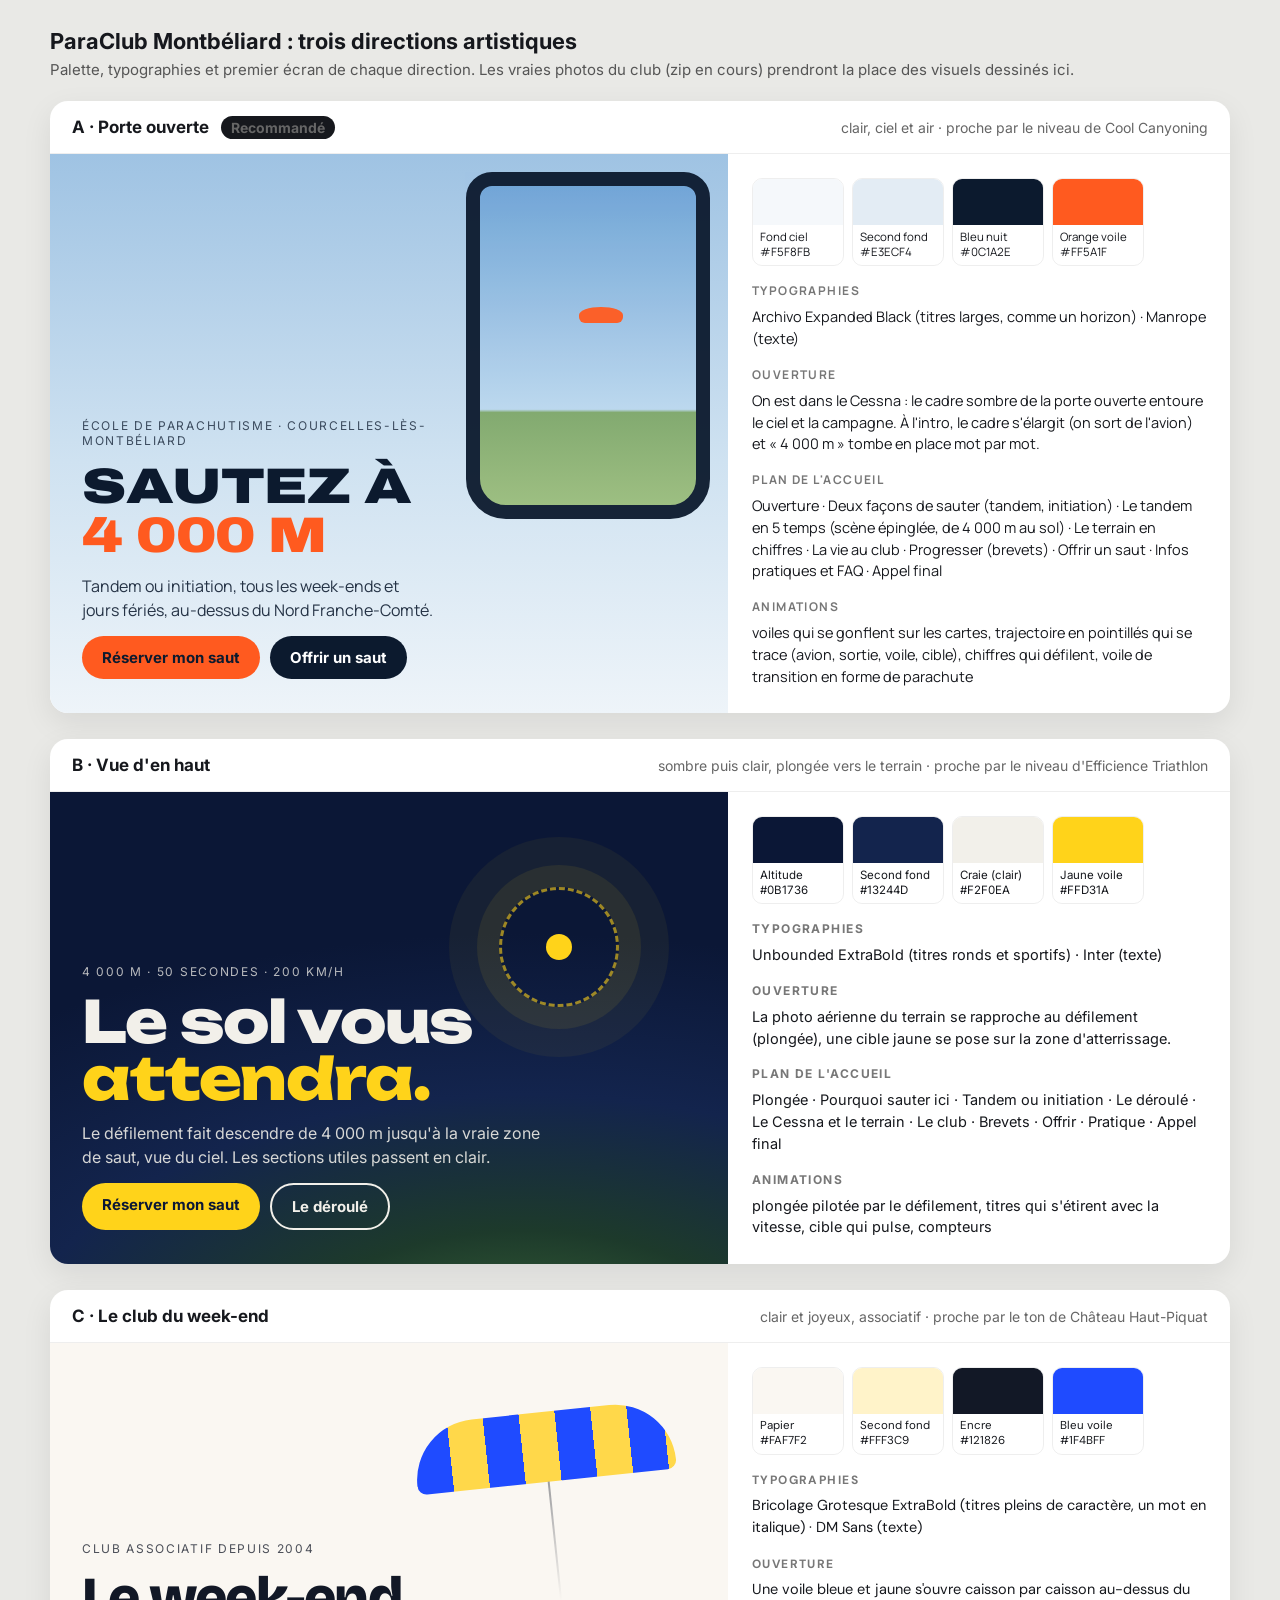
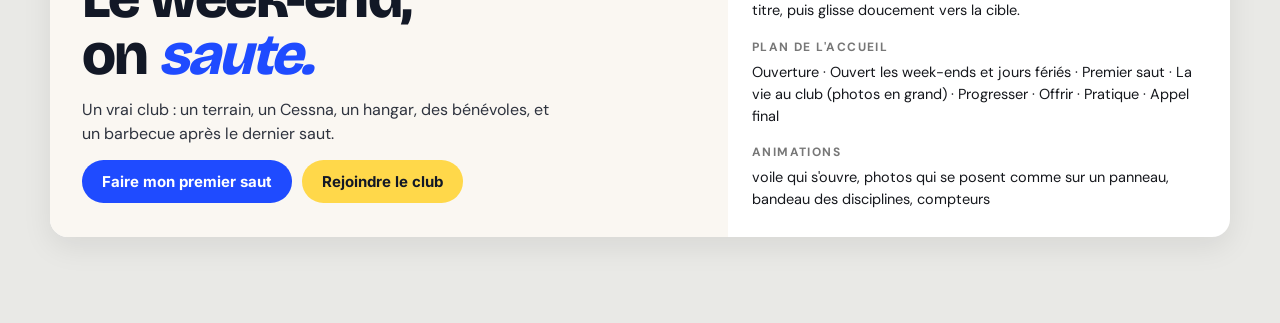
<file: _suivi/directions/index.html>
<!DOCTYPE html>
<html lang="fr">
<head>
<meta charset="utf-8">
<meta name="viewport" content="width=device-width, initial-scale=1">
<title>ParaClub Montbéliard : trois directions</title>
<link rel="preconnect" href="https://fonts.googleapis.com">
<link rel="preconnect" href="https://fonts.gstatic.com" crossorigin>
<link href="https://fonts.googleapis.com/css2?family=Archivo:wdth,wght@125,800;125,900&family=Manrope:wght@400;600;700&family=Unbounded:wght@600;800&family=Inter:wght@400;600&family=Bricolage+Grotesque:opsz,wght@12..96,700;12..96,800&family=DM+Sans:wght@400;600&display=swap" rel="stylesheet">
<style>
  *{box-sizing:border-box;margin:0}
  body{font-family:Inter,system-ui,sans-serif;background:#e9e9e6;color:#16181d;padding:28px 18px 60px}
  .entete{max-width:1180px;margin:0 auto 22px}
  .entete h1{font:700 22px/1.2 Inter,sans-serif}
  .entete p{color:#555;margin-top:6px;font-size:15px}
  .dir{max-width:1180px;margin:0 auto 26px;border-radius:18px;overflow:hidden;box-shadow:0 10px 30px rgba(0,0,0,.08);background:#fff}
  .tete{display:flex;justify-content:space-between;gap:12px;align-items:baseline;padding:16px 22px;border-bottom:1px solid #eee;flex-wrap:wrap}
  .tete b{font-size:17px}.tete span{color:#666;font-size:14px}
  .reco{background:#16181d;color:#fff;border-radius:99px;padding:3px 10px;font-size:12px;margin-left:8px}
  .corps{display:grid;grid-template-columns:minmax(0,1.35fr) minmax(0,1fr)}
  @media (max-width:860px){.corps{grid-template-columns:minmax(0,1fr)}}
  .scene{position:relative;min-height:380px;padding:34px 32px;display:flex;flex-direction:column;justify-content:flex-end;gap:14px;overflow:hidden}
  .scene small{font-size:12px;letter-spacing:.14em;text-transform:uppercase;opacity:.75}
  .scene h2{font-size:clamp(34px,4.6vw,58px);line-height:.98}
  .scene p{max-width:30em;font-size:16px;line-height:1.5;opacity:.88}
  .btns{display:flex;gap:10px;flex-wrap:wrap}
  .btn{border-radius:99px;padding:12px 20px;font-weight:700;font-size:15px}
  .infos{padding:24px 24px 26px;display:flex;flex-direction:column;gap:16px;font-size:14.5px;line-height:1.5}
  .pal{display:flex;gap:8px;flex-wrap:wrap}
  .sw{width:92px;border-radius:10px;overflow:hidden;border:1px solid #0001;font-size:11.5px}
  .sw i{display:block;height:46px}.sw div{padding:5px 7px;line-height:1.3}
  .infos h3{font-size:12px;letter-spacing:.12em;text-transform:uppercase;color:#777;margin-bottom:6px}
  ul{padding-left:18px}li{margin:3px 0}

  /* A */
  .a .scene{background:linear-gradient(180deg,#9fc3e3 0%,#cfe2f1 55%,#eef4f9 100%);color:#0c1a2e}
  .a .scene > :not(.porte){max-width:58%;position:relative}
  .a h2{font-size:clamp(30px,3.9vw,52px)}
  @media (max-width:860px){.a .scene > :not(.porte){max-width:100%}.a .porte{opacity:.35}}
  .a .porte{position:absolute;inset:18px 18px auto auto;width:36%;height:62%;border:14px solid #0c1a2e;border-radius:26px 26px 40px 40px;background:linear-gradient(180deg,#6fa4d6,#bcd8ee 70%,#7fa86a 71%,#9bbd7c);opacity:.95}
  .a .porte::after{content:"";position:absolute;left:46%;top:38%;width:44px;height:16px;border-radius:50% 50% 6px 6px;background:#ff5a1f}
  .a h2{font-family:Archivo,sans-serif;font-stretch:125%;font-weight:900;text-transform:uppercase;letter-spacing:-.01em}
  .a h2 em{font-style:normal;color:#ff5a1f}
  .a .scene p,.a .infos{font-family:Manrope,sans-serif}
  .a .b1{background:#ff5a1f;color:#0c1a2e}.a .b2{background:#0c1a2e;color:#fff}

  /* B */
  .b .scene{background:radial-gradient(120% 90% at 70% 120%,#3d6b3a 0%,#1d3a2b 30%,#13244d 62%,#0b1736 100%);color:#f2f0ea}
  .b .cible{position:absolute;right:16%;top:20%;width:120px;height:120px;border-radius:50%;border:3px dashed #ffd31a99;box-shadow:0 0 0 22px #ffd31a14,0 0 0 50px #ffd31a0d}
  .b .cible::after{content:"";position:absolute;inset:44px;border-radius:50%;background:#ffd31a}
  .b h2{font-family:Unbounded,sans-serif;font-weight:800;letter-spacing:-.02em}
  .b h2 em{font-style:normal;color:#ffd31a}
  .b .b1{background:#ffd31a;color:#0b1736}.b .b2{border:2px solid #f2f0ea;color:#f2f0ea}

  /* C */
  .c .scene{background:#faf7f2;color:#121826}
  .c .voile{position:absolute;right:8%;top:14%;width:260px;height:70px;border-radius:120px 120px 18px 18px;background:repeating-linear-gradient(90deg,#1f4bff 0 36px,#ffd84a 36px 72px);transform:rotate(-6deg)}
  .c .voile::after{content:"";position:absolute;left:50%;top:70px;width:2px;height:120px;background:linear-gradient(#12182666,transparent)}
  .c h2{font-family:"Bricolage Grotesque",sans-serif;font-weight:800;letter-spacing:-.03em}
  .c h2 em{font-style:italic;color:#1f4bff}
  .c .scene p,.c .infos{font-family:"DM Sans",sans-serif}
  .c .b1{background:#1f4bff;color:#fff}.c .b2{background:#ffd84a;color:#121826}
</style>
</head>
<body>
<div class="entete">
  <h1>ParaClub Montbéliard : trois directions artistiques</h1>
  <p>Palette, typographies et premier écran de chaque direction. Les vraies photos du club (zip en cours) prendront la place des visuels dessinés ici.</p>
</div>

<section class="dir a">
  <div class="tete"><b>A · Porte ouverte <span class="reco">Recommandé</span></b><span>clair, ciel et air · proche par le niveau de Cool Canyoning</span></div>
  <div class="corps">
    <div class="scene">
      <div class="porte" aria-hidden="true"></div>
      <small>École de parachutisme · Courcelles-lès-Montbéliard</small>
      <h2>Sautez à<br><em>4 000 m</em></h2>
      <p>Tandem ou initiation, tous les week-ends et jours fériés, au-dessus du Nord Franche-Comté.</p>
      <div class="btns"><span class="btn b1">Réserver mon saut</span><span class="btn b2">Offrir un saut</span></div>
    </div>
    <div class="infos">
      <div class="pal">
        <div class="sw"><i style="background:#f5f8fb"></i><div>Fond ciel<br>#F5F8FB</div></div>
        <div class="sw"><i style="background:#e3ecf4"></i><div>Second fond<br>#E3ECF4</div></div>
        <div class="sw"><i style="background:#0c1a2e"></i><div>Bleu nuit<br>#0C1A2E</div></div>
        <div class="sw"><i style="background:#ff5a1f"></i><div>Orange voile<br>#FF5A1F</div></div>
      </div>
      <div><h3>Typographies</h3>Archivo Expanded Black (titres larges, comme un horizon) · Manrope (texte)</div>
      <div><h3>Ouverture</h3>On est dans le Cessna : le cadre sombre de la porte ouverte entoure le ciel et la campagne. À l'intro, le cadre s'élargit (on sort de l'avion) et « 4 000 m » tombe en place mot par mot.</div>
      <div><h3>Plan de l'accueil</h3>Ouverture · Deux façons de sauter (tandem, initiation) · Le tandem en 5 temps (scène épinglée, de 4 000 m au sol) · Le terrain en chiffres · La vie au club · Progresser (brevets) · Offrir un saut · Infos pratiques et FAQ · Appel final</div>
      <div><h3>Animations</h3>voiles qui se gonflent sur les cartes, trajectoire en pointillés qui se trace (avion, sortie, voile, cible), chiffres qui défilent, voile de transition en forme de parachute</div>
    </div>
  </div>
</section>

<section class="dir b">
  <div class="tete"><b>B · Vue d'en haut</b><span>sombre puis clair, plongée vers le terrain · proche par le niveau d'Efficience Triathlon</span></div>
  <div class="corps">
    <div class="scene">
      <div class="cible" aria-hidden="true"></div>
      <small>4 000 m · 50 secondes · 200 km/h</small>
      <h2>Le sol vous<br><em>attendra.</em></h2>
      <p>Le défilement fait descendre de 4 000 m jusqu'à la vraie zone de saut, vue du ciel. Les sections utiles passent en clair.</p>
      <div class="btns"><span class="btn b1">Réserver mon saut</span><span class="btn b2">Le déroulé</span></div>
    </div>
    <div class="infos">
      <div class="pal">
        <div class="sw"><i style="background:#0b1736"></i><div>Altitude<br>#0B1736</div></div>
        <div class="sw"><i style="background:#13244d"></i><div>Second fond<br>#13244D</div></div>
        <div class="sw"><i style="background:#f2f0ea"></i><div>Craie (clair)<br>#F2F0EA</div></div>
        <div class="sw"><i style="background:#ffd31a"></i><div>Jaune voile<br>#FFD31A</div></div>
      </div>
      <div><h3>Typographies</h3>Unbounded ExtraBold (titres ronds et sportifs) · Inter (texte)</div>
      <div><h3>Ouverture</h3>La photo aérienne du terrain se rapproche au défilement (plongée), une cible jaune se pose sur la zone d'atterrissage.</div>
      <div><h3>Plan de l'accueil</h3>Plongée · Pourquoi sauter ici · Tandem ou initiation · Le déroulé · Le Cessna et le terrain · Le club · Brevets · Offrir · Pratique · Appel final</div>
      <div><h3>Animations</h3>plongée pilotée par le défilement, titres qui s'étirent avec la vitesse, cible qui pulse, compteurs</div>
    </div>
  </div>
</section>

<section class="dir c">
  <div class="tete"><b>C · Le club du week-end</b><span>clair et joyeux, associatif · proche par le ton de Château Haut-Piquat</span></div>
  <div class="corps">
    <div class="scene">
      <div class="voile" aria-hidden="true"></div>
      <small>Club associatif depuis 2004</small>
      <h2>Le week-end,<br>on <em>saute.</em></h2>
      <p>Un vrai club : un terrain, un Cessna, un hangar, des bénévoles, et un barbecue après le dernier saut.</p>
      <div class="btns"><span class="btn b1">Faire mon premier saut</span><span class="btn b2">Rejoindre le club</span></div>
    </div>
    <div class="infos">
      <div class="pal">
        <div class="sw"><i style="background:#faf7f2"></i><div>Papier<br>#FAF7F2</div></div>
        <div class="sw"><i style="background:#fff3c9"></i><div>Second fond<br>#FFF3C9</div></div>
        <div class="sw"><i style="background:#121826"></i><div>Encre<br>#121826</div></div>
        <div class="sw"><i style="background:#1f4bff"></i><div>Bleu voile<br>#1F4BFF</div></div>
      </div>
      <div><h3>Typographies</h3>Bricolage Grotesque ExtraBold (titres pleins de caractère, un mot en italique) · DM Sans (texte)</div>
      <div><h3>Ouverture</h3>Une voile bleue et jaune s'ouvre caisson par caisson au-dessus du titre, puis glisse doucement vers la cible.</div>
      <div><h3>Plan de l'accueil</h3>Ouverture · Ouvert les week-ends et jours fériés · Premier saut · La vie au club (photos en grand) · Progresser · Offrir · Pratique · Appel final</div>
      <div><h3>Animations</h3>voile qui s'ouvre, photos qui se posent comme sur un panneau, bandeau des disciplines, compteurs</div>
    </div>
  </div>
</section>
</body>
</html>
</file>
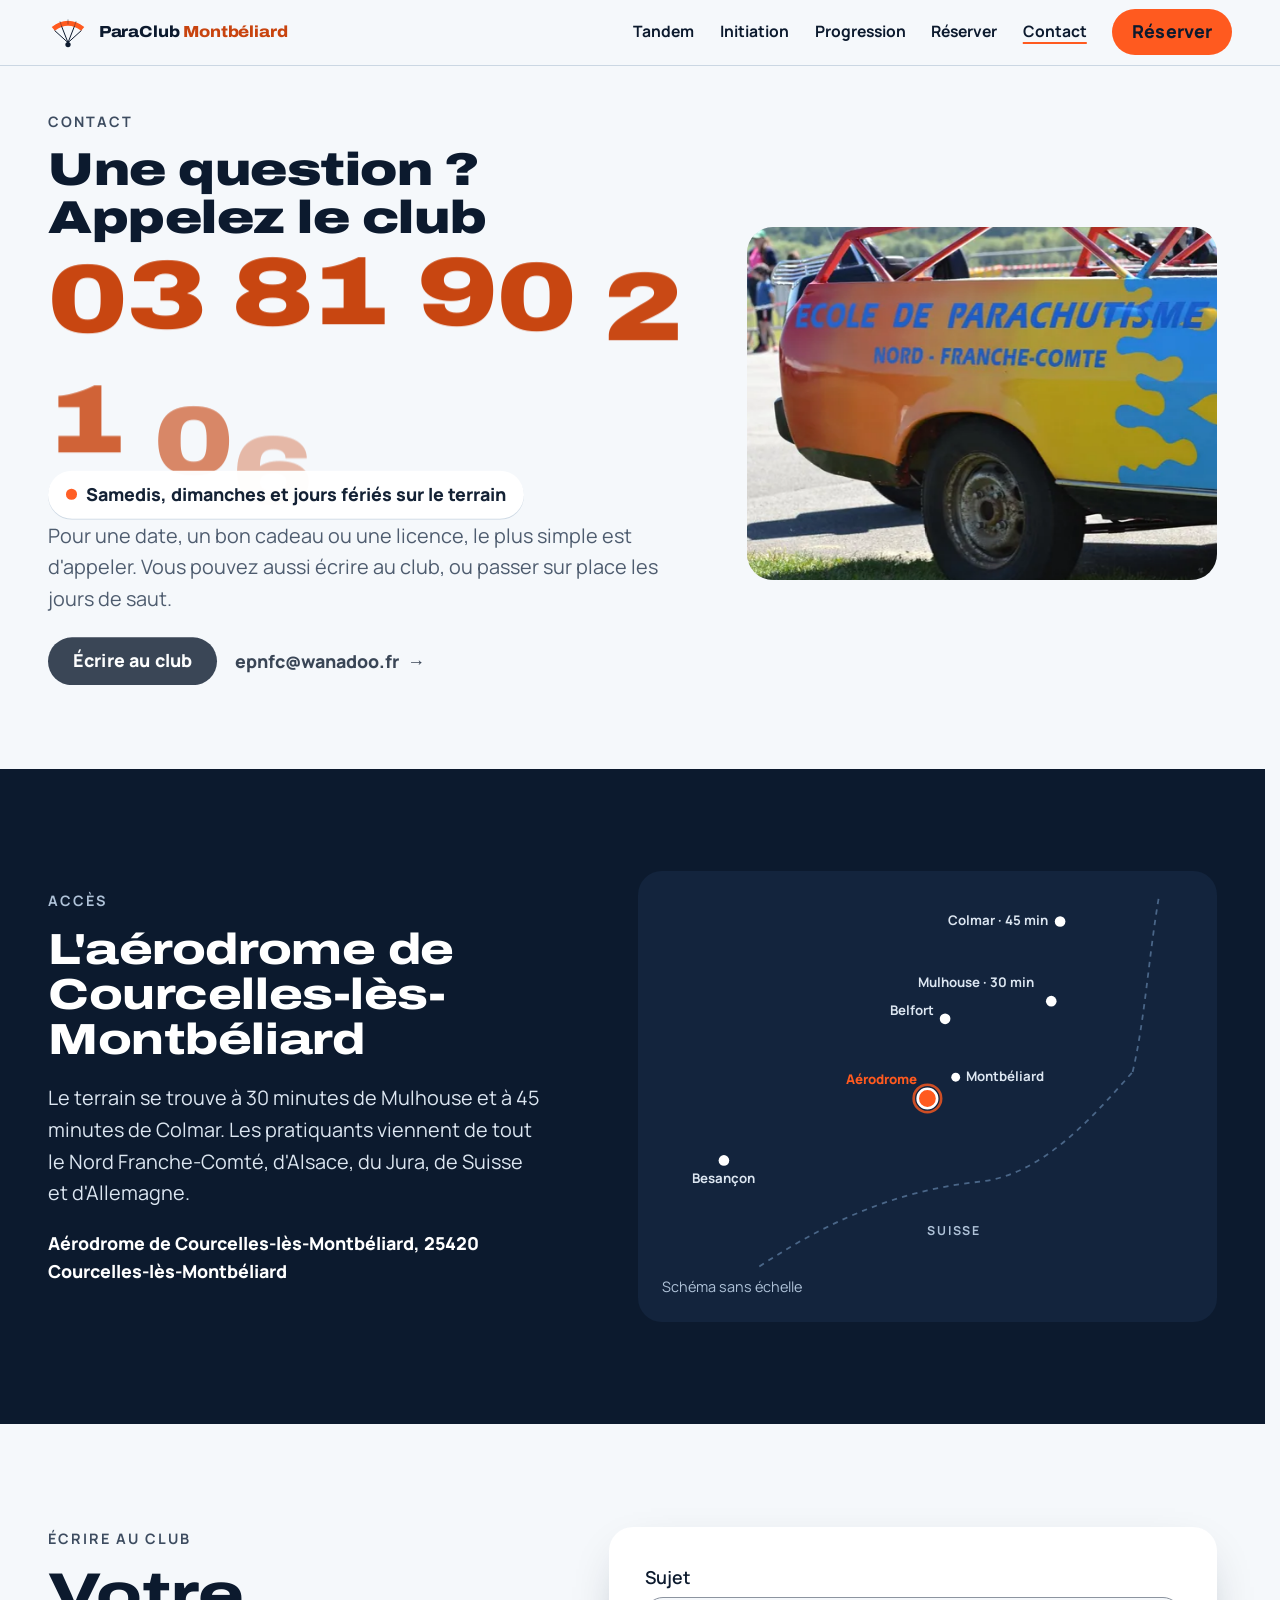
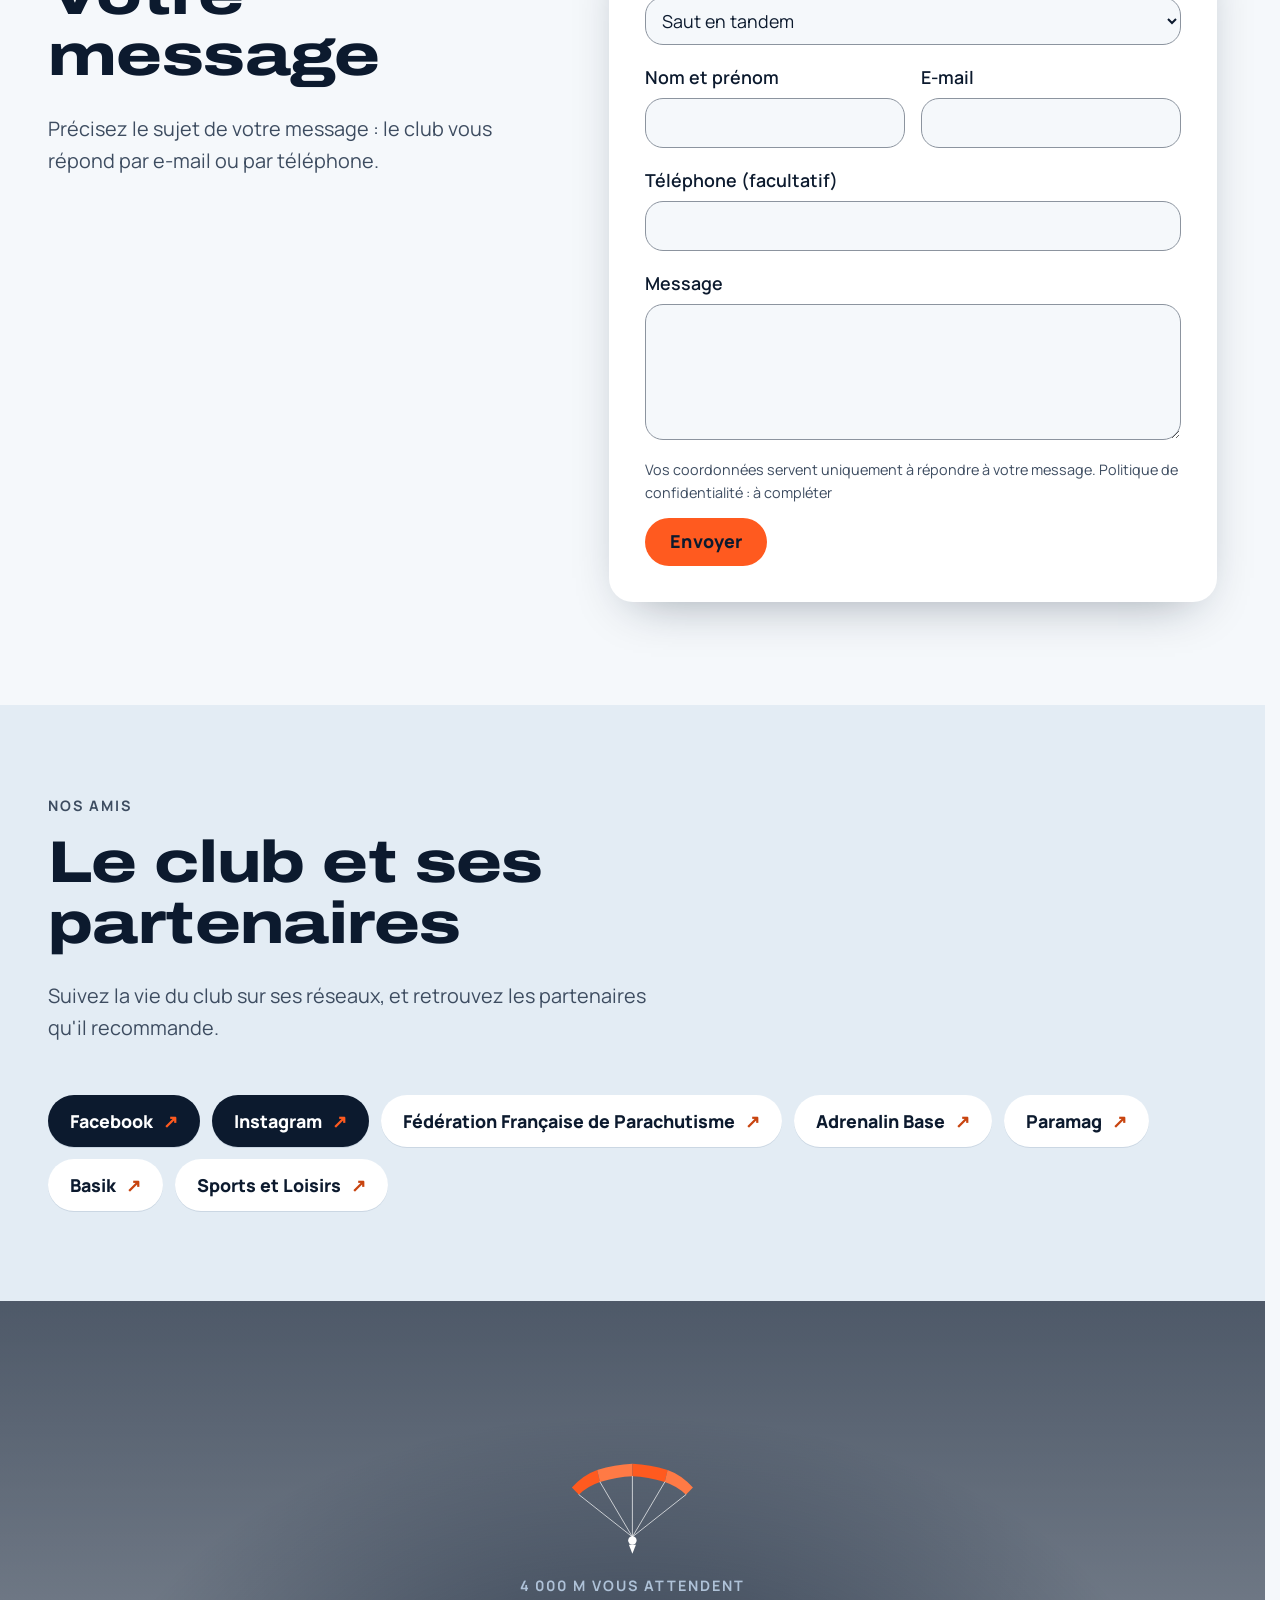
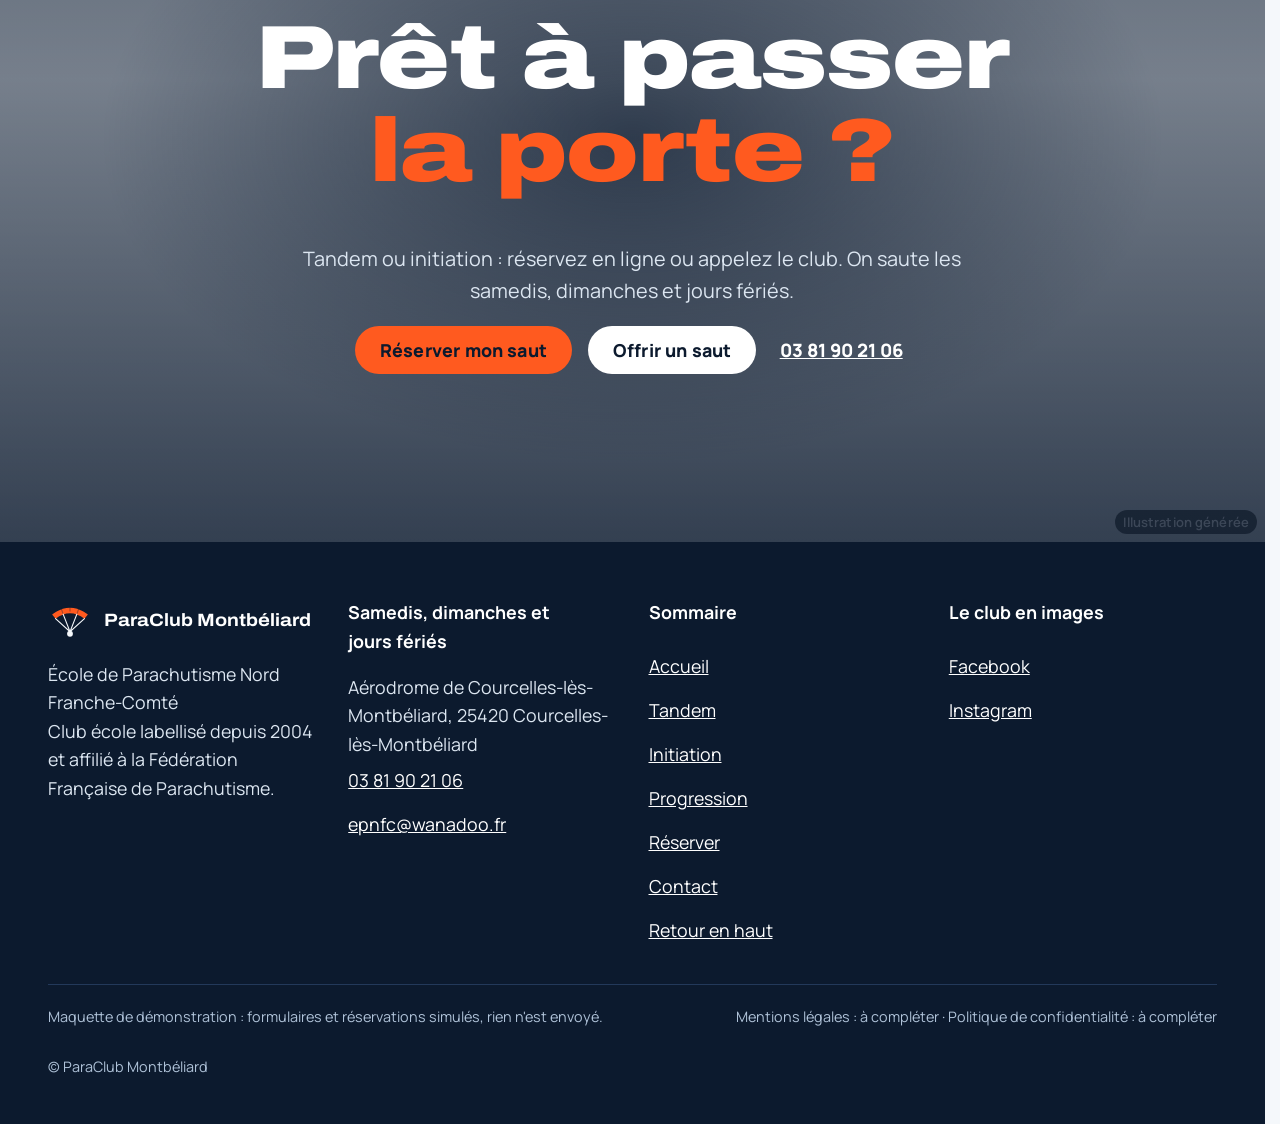
<file: contact.html>
<!doctype html>
<html lang="fr" data-v="2" data-curseur>
<head>
<meta charset="utf-8">
<meta name="viewport" content="width=device-width, initial-scale=1, viewport-fit=cover">
<title>Contact et accès : ParaClub Montbéliard</title>
<meta name="description" content="Aérodrome de Courcelles-lès-Montbéliard, 03 81 90 21 06, epnfc@wanadoo.fr. Ouvert les samedis, dimanches et jours fériés.">
<meta name="robots" content="noindex, nofollow">
<link rel="canonical" href="https://epnfc-maquette.vercel.app/contact">
<style>:root{--fond:#F5F8FB;--texte:#0C1A2E;--voile-fond:#0C1A2E;--ouverture-fond:#0C1A2E;--menu-fond:#0C1A2E}:root { --entete-h: 72px; --barres-h: 0px; } html { background: var(--fond); color: var(--texte); scrollbar-gutter: stable; } body { margin: 0; background: var(--fond); } html.js:not(.secours):not([data-arrivee="retour"]) [data-anime] { opacity: 0; } html.js:not(.secours):not([data-arrivee="retour"]) [data-anime].vu { opacity: 1; } [data-voile] { position: fixed; inset: 0; z-index: 900; background: var(--voile-fond); transform: translateY(100%); visibility: hidden; pointer-events: none; } html[data-arrivee="voile"]:not(.voile-leve):not(.secours) [data-voile] { transform: none; visibility: visible; } html.secours [data-voile] { visibility: hidden !important; } .ouverture-panneau { position: fixed; inset: 0; z-index: 850; display: none; place-content: center; justify-items: center; background: var(--ouverture-fond, var(--voile-fond)); color: var(--fond); text-align: center; } html.js[data-arrivee="intro"]:not(.secours):not(.intro-finie) .ouverture-panneau { display: grid; } html.defilement-bloque, html.defilement-bloque body, html.js[data-arrivee="intro"]:not(.secours):not(.intro-finie), html.js[data-arrivee="intro"]:not(.secours):not(.intro-finie) body, html[data-arrivee="voile"]:not(.voile-leve):not(.secours), html[data-arrivee="voile"]:not(.voile-leve):not(.secours) body { overflow: hidden; } html.js[data-arrivee="intro"]:not(.secours):not(.intro-finie) { background-color: var(--ouverture-fond, var(--voile-fond)); } html[data-arrivee="voile"]:not(.voile-leve):not(.secours) { background-color: var(--voile-fond); }</style>
<script>(function () {
var d = document.documentElement, ss = null, ls = null;
try { ss = window.sessionStorage; ls = window.localStorage; } catch (e) {}
d.classList.add('js');
var nav = performance.getEntriesByType ? performance.getEntriesByType('navigation')[0] : null;
var type = nav ? nav.type : 'navigate';
var depart = null;
try { depart = JSON.parse(ss.getItem('socle:depart') || 'null'); ss.removeItem('socle:depart'); } catch (e) {}
if (depart && !(Date.now() - depart.t < 15000)) depart = null;
var mode = type === 'back_forward' ? 'retour' : type === 'reload' ? 'intro' : depart ? 'voile' : 'intro';
d.setAttribute('data-arrivee', mode);
if (mode === 'voile' && depart.couleur) d.style.setProperty('--voile-fond', depart.couleur);
if (type === 'reload' && 'scrollRestoration' in history) {
history.scrollRestoration = 'manual';
}
try {
var choisie = ls && ls.getItem('socle:langue');
var langue = (d.lang || '').slice(0, 2);
if (choisie && choisie !== langue && type === 'navigate' && !depart) {
var alt = document.querySelector('link[rel="alternate"][hreflang="' + choisie + '"]');
if (alt) location.replace(new URL(alt.href).pathname + location.search + location.hash);
}
} catch (e) {}
setTimeout(function () { if (!d.classList.contains('demarre')) d.classList.add('secours'); }, 2000);
})();</script>
<link rel="preload" href="/assets/fonts/archivo.woff2" as="font" type="font/woff2" crossorigin>
<link rel="stylesheet" href="/assets/css/socle.css?v=2">
<link rel="stylesheet" href="/assets/css/site.css?v=2">
<link rel="modulepreload" href="/assets/js/site.js?v=2">
<link rel="modulepreload" href="/assets/js/socle/index.js?v=2">
<script src="/assets/vendor/gsap.min.js" defer></script>
<script src="/assets/vendor/ScrollTrigger.min.js" defer></script>
<script src="/assets/vendor/SplitText.min.js" defer></script>
<script type="module" src="/assets/js/site.js?v=2"></script>
<meta name="theme-color" content="#0C1A2E">
<link rel="icon" href="/assets/images/favicon.svg" type="image/svg+xml">
<link rel="apple-touch-icon" href="/assets/images/apple-touch-icon.png">
<meta property="og:type" content="website">
<meta property="og:site_name" content="ParaClub Montbéliard">
<meta property="og:locale" content="fr_FR">
<meta property="og:title" content="Contact et accès : ParaClub Montbéliard">
<meta property="og:description" content="Aérodrome de Courcelles-lès-Montbéliard, 03 81 90 21 06, epnfc@wanadoo.fr. Ouvert les samedis, dimanches et jours fériés.">
<meta property="og:url" content="https://epnfc-maquette.vercel.app/contact">
<meta property="og:image" content="https://epnfc-maquette.vercel.app/assets/partage/contact-fr.jpg">
<meta property="og:image:width" content="1200">
<meta property="og:image:height" content="630">
<meta property="og:image:alt" content="Contacter le ParaClub Montbéliard">
<meta name="twitter:card" content="summary_large_image">
<script type="application/ld+json">{"@context":"https://schema.org","@type":"SportsActivityLocation","name":"ParaClub Montbéliard (École de Parachutisme Nord Franche-Comté)","url":"https://epnfc-maquette.vercel.app/","telephone":"+33381902106","email":"epnfc@wanadoo.fr","address":{"@type":"PostalAddress","streetAddress":"Aérodrome de Courcelles-lès-Montbéliard","postalCode":"25420","addressLocality":"Courcelles-lès-Montbéliard","addressCountry":"FR"},"description":"École de parachutisme labellisée depuis 2004, affiliée à la Fédération Française de Parachutisme : sauts en tandem, initiation, progression.","sameAs":["https://www.facebook.com/parachutismemontbeliard/","https://www.instagram.com/montbeliard_parachutisme/"]}</script>
</head>
<body id="haut">
<div data-voile data-forme="iris" aria-hidden="true"><div class="voile-contenu"><img class="voile-logo" src="/assets/images/logo-clair.svg" alt="" width="72" height="72"><span data-voile-libelle>Contact</span></div></div>
<div class="ouverture-panneau" data-ouverture aria-hidden="true">
  <img class="ouverture-logo" src="/assets/images/logo-clair.svg" alt="" width="64" height="64" data-ouverture-objet>
  <p class="ouverture-nom">ParaClub <em>Montbéliard</em></p>
  <span class="ouverture-trait"></span>
  <p class="ouverture-ligne">École de parachutisme</p>
</div>
<a class="evitement" href="#contenu">Aller au contenu</a>
<header data-entete>
  <div class="entete-rangee">
    <a class="entete-logo" href="/" data-libelle="Accueil">
      <img src="/assets/images/logo.svg" alt="" width="40" height="40"><span class="entete-nom">ParaClub <em>Montbéliard</em></span>
    </a>
    <nav data-nav aria-label="Navigation principale">
      <ul><li><a href="/tandem" data-libelle="Tandem">Tandem</a></li><li><a href="/initiation" data-libelle="Initiation">Initiation</a></li><li><a href="/progression" data-libelle="Progression">Progression</a></li><li><a href="/reserver" data-libelle="Réserver">Réserver</a></li><li><a href="/contact" data-libelle="Contact" aria-current="page">Contact</a></li></ul>
    </nav>
    <div class="entete-actions">
      <a class="bouton" href="/reserver#reservation" data-libelle="Réserver">Réserver</a>
      <button type="button" data-menu-bouton aria-controls="menu" aria-expanded="false" data-libelle-ouvrir="Menu" data-libelle-fermer="Fermer"><span data-libelle-bouton>Menu</span></button>
      <a class="menu-sansjs" href="#menu" data-menu-lien>Menu</a>
    </div>
  </div>
</header>
<script>/* Avant le premier affichage : rangées de la navigation (même règle que ajusterNav dans assets/js/socle/entete.js)
   et hauteur réelle de l'en-tête, pour que rien ne saute quand le JavaScript du site prend la main. */
(function () {
  var h = document.documentElement, u = document.querySelector('[data-nav] ul'), e = document.querySelector('[data-entete]');
  if (u) {
    var deborde = function () { return u.scrollWidth > u.clientWidth + 1; }, c = deborde();
    if (c && window.matchMedia('(min-width: 900px)').matches) {
      h.classList.add('nav-deux-rangees'); c = deborde();
      if (c) { h.classList.add('nav-deux-lignes'); var a = u.querySelector('a'); c = !a || u.getBoundingClientRect().height > a.getBoundingClientRect().height * 2.5; }
      if (c) h.classList.remove('nav-deux-rangees', 'nav-deux-lignes');
    }
    if (c) h.classList.add('nav-compacte');
  }
  if (e) h.style.setProperty('--entete-h', Math.round(e.getBoundingClientRect().height) + 'px');
})();</script>
<span id="menu-ferme" aria-hidden="true"></span>
<div id="menu" data-menu role="dialog" aria-modal="true" aria-label="Menu">
  <p class="menu-sansjs-fermer"><a href="#menu-ferme">Fermer</a></p>
  <ul><li style="--i:0"><a href="/" class="menu-lien" data-libelle="Accueil">Accueil</a></li><li style="--i:1"><a href="/tandem" class="menu-lien" data-libelle="Tandem">Tandem</a></li><li style="--i:2"><a href="/initiation" class="menu-lien" data-libelle="Initiation">Initiation</a></li><li style="--i:3"><a href="/progression" class="menu-lien" data-libelle="Progression">Progression</a></li><li style="--i:4"><a href="/reserver" class="menu-lien" data-libelle="Réserver">Réserver</a></li><li style="--i:5"><a href="/contact" class="menu-lien" data-libelle="Contact" aria-current="page">Contact</a></li></ul>
  <p><a class="bouton" href="tel:+33381902106">Appeler 03 81 90 21 06</a></p>
</div>
<main id="contenu" tabindex="-1">
<section class="ouv ouv-contact" id="debut" data-ouverture-page>
  <div class="conteneur ouv-contact-grille">
    <div class="ouv-texte">
      <p class="surtitre" data-anime="gsap">Contact</p>
      <h1 class="ouv-titre ouv-contact-titre" data-anime="gsap">Une question ? Appelez le club</h1>
      <p class="numero-ligne" data-anime="gsap"><a class="numero" href="tel:+33381902106" data-effet="numero" data-iris-centre data-action-principale aria-label="Appeler 03 81 90 21 06"><span class="numero-c">0</span><span class="numero-c">3</span><span class="numero-espace"> </span><span class="numero-c">8</span><span class="numero-c">1</span><span class="numero-espace"> </span><span class="numero-c">9</span><span class="numero-c">0</span><span class="numero-espace"> </span><span class="numero-c">2</span><span class="numero-c">1</span><span class="numero-espace"> </span><span class="numero-c">0</span><span class="numero-c">6</span></a></p>
      <p class="hero-info" data-info-cle data-anime="gsap"><span class="pastille" aria-hidden="true"></span>Samedis, dimanches et jours fériés sur le terrain</p>
      <p class="chapeau masque-ecran-bas" data-anime="gsap">Pour une date, un bon cadeau ou une licence, le plus simple est d&#39;appeler. Vous pouvez aussi écrire au club, ou passer sur place les jours de saut.</p>
      <p class="ouv-actions" data-anime="gsap"><a class="bouton bouton--clair" href="#formulaire">Écrire au club</a> <a class="lien-fleche" href="mailto:epnfc@wanadoo.fr">epnfc@wanadoo.fr</a></p>
    </div>
    <figure class="media ouv-contact-media" data-fx="parallaxe" data-fx-force="8" style="--cadrage:57% 40%">
  <picture><source media="(max-width: 760px) and (orientation: portrait)" srcset="/assets/images/contact-ouverture-mobile-640.webp 640w" sizes="(max-width: 760px) 100vw, 45vw">
    <img src="/assets/images/contact-ouverture-1280.webp" srcset="/assets/images/contact-ouverture-640.webp 640w, /assets/images/contact-ouverture-1280.webp 1280w, /assets/images/contact-ouverture-1920.webp 1920w" sizes="(max-width: 760px) 100vw, 45vw" alt="Le véhicule du club peint aux couleurs de l&#39;École de parachutisme Nord Franche-Comté" width="1280" height="960" fetchpriority="high" loading="eager" decoding="async">
  </picture>
</figure>
  </div>
</section>
<section class="acces" id="acces">
  <div class="conteneur acces-grille">
    <div>
      <p class="surtitre surtitre--clair" data-anime>Accès</p>
      <h2 class="titre-section" data-anime="lignes">L&#39;aérodrome de Courcelles-lès-Montbéliard</h2>
      <p class="chapeau" data-anime>Le terrain se trouve à 30 minutes de Mulhouse et à 45 minutes de Colmar. Les pratiquants viennent de tout le Nord Franche-Comté, d&#39;Alsace, du Jura, de Suisse et d&#39;Allemagne.</p>
      <p class="acces-adresse" data-anime>Aérodrome de Courcelles-lès-Montbéliard, 25420 Courcelles-lès-Montbéliard</p>
    </div>
    <figure class="carte" data-effet="carte">
      <svg viewBox="0 0 600 420" role="img" aria-labelledby="carte-titre">
        <title id="carte-titre">Carte d&#39;accès schématique</title>
        <path class="carte-frontiere" d="M110 420 C 200 360, 280 332, 360 324 C 430 316, 486 252, 532 200"/>
        <path class="carte-frontiere" d="M532 200 C 546 140, 550 70, 562 0"/>
        <path class="carte-route" pathLength="1" d="M300 230 C 312 210, 318 180, 320 140"/>
        <path class="carte-route" pathLength="1" d="M300 230 C 350 200, 400 150, 440 120"/>
        <path class="carte-route" pathLength="1" d="M440 120 C 446 90, 448 60, 450 30"/>
        <path class="carte-route" pathLength="1" d="M300 230 C 220 250, 140 280, 70 300"/>
        <circle class="carte-ville" cx="320" cy="140" r="6"/><text x="308" y="136" text-anchor="end">Belfort</text>
        <circle class="carte-ville" cx="440" cy="120" r="6"/><text x="420" y="104" text-anchor="end">Mulhouse · 30 min</text>
        <circle class="carte-ville" cx="450" cy="30" r="6"/><text x="436" y="34" text-anchor="end">Colmar · 45 min</text>
        <circle class="carte-ville" cx="70" cy="300" r="6"/><text x="70" y="326" text-anchor="middle">Besançon</text>
        <circle class="carte-ville" cx="332" cy="206" r="5"/><text x="344" y="210">Montbéliard</text>
        <text class="carte-pays" x="300" y="384">Suisse</text>
        <circle class="carte-pulse" cx="300" cy="230" r="10"/>
        <circle class="carte-aerodrome" cx="300" cy="230" r="11"/>
        <text class="carte-aero-txt" x="288" y="214" text-anchor="end">Aérodrome</text>
      </svg>
      <figcaption>Schéma sans échelle</figcaption>
    </figure>
  </div>
</section>
<section class="ecrire" id="formulaire">
  <div class="conteneur ecrire-grille">
    <div>
      <p class="surtitre" data-anime>Écrire au club</p>
      <h2 class="titre-section" data-anime="lignes">Votre message</h2>
      <p class="chapeau" data-anime>Précisez le sujet de votre message : le club vous répond par e-mail ou par téléphone.</p>
    </div>
    <form class="ecrire-form" data-formulaire novalidate data-anime>
      <div class="champ"><label for="c-sujet">Sujet</label><select id="c-sujet" name="sujet">
        <option value="tandem">Saut en tandem</option><option value="initiation">Saut d&#39;initiation</option><option value="progression">Progression et licence</option><option value="cadeau">Bon cadeau</option><option value="autre">Autre question</option>
      </select></div>
      <div class="champs-2">
        <div class="champ"><label for="c-nom">Nom et prénom</label><input id="c-nom" name="nom" autocomplete="name" required></div>
        <div class="champ"><label for="c-email">E-mail</label><input id="c-email" name="email" type="email" autocomplete="email" required></div>
      </div>
      <div class="champ"><label for="c-tel">Téléphone (facultatif)</label><input id="c-tel" name="telephone" type="tel" autocomplete="tel"></div>
      <div class="champ"><label for="c-message">Message</label><textarea id="c-message" name="message" rows="4" required></textarea></div>
      <p class="mention-donnees">Vos coordonnées servent uniquement à répondre à votre message. Politique de confidentialité : à compléter</p>
      <button type="submit" class="bouton">Envoyer</button>
      <p data-message-envoi hidden>Maquette : rien n&#39;a été envoyé. Sur le vrai site, le club vous répond par e-mail ou par téléphone.</p>
    </form>
  </div>
</section>
<section class="amis" id="amis">
  <div class="conteneur">
    <div class="tete-section">
      <p class="surtitre" data-anime>Nos amis</p>
      <h2 class="titre-section" data-anime="lignes">Le club et ses partenaires</h2>
      <p class="chapeau" data-anime>Suivez la vie du club sur ses réseaux, et retrouvez les partenaires qu&#39;il recommande.</p>
    </div>
    <ul class="amis-liste" data-anime="cascade">
      <li><a class="ami ami--reseau" href="https://www.facebook.com/parachutismemontbeliard/" target="_blank" rel="noopener">Facebook<span class="visuellement-cache"> (nouvel onglet)</span></a></li>
      <li><a class="ami ami--reseau" href="https://www.instagram.com/montbeliard_parachutisme/" target="_blank" rel="noopener">Instagram<span class="visuellement-cache"> (nouvel onglet)</span></a></li>
      <li><a class="ami" href="https://www.ffp.asso.fr" target="_blank" rel="noopener">Fédération Française de Parachutisme<span class="visuellement-cache"> (nouvel onglet)</span></a></li><li><a class="ami" href="https://www.adrenalinbase.com" target="_blank" rel="noopener">Adrenalin Base<span class="visuellement-cache"> (nouvel onglet)</span></a></li><li><a class="ami" href="https://www.paramag.fr" target="_blank" rel="noopener">Paramag<span class="visuellement-cache"> (nouvel onglet)</span></a></li><li><a class="ami" href="https://www.basik.fr" target="_blank" rel="noopener">Basik<span class="visuellement-cache"> (nouvel onglet)</span></a></li><li><a class="ami" href="https://www.sports-et-loisirs.fr" target="_blank" rel="noopener">Sports et Loisirs<span class="visuellement-cache"> (nouvel onglet)</span></a></li>
    </ul>
  </div>
</section>
<section class="appel" id="appel">
  <figure class="media appel-fond" data-grok data-fx="parallaxe" data-fx-force="12" style="--cadrage:50% 50%">
  <picture>
    <img src="/assets/images/grok/appel-fond-1280.webp" srcset="/assets/images/grok/appel-fond-640.webp 640w, /assets/images/grok/appel-fond-1280.webp 1280w, /assets/images/grok/appel-fond-1920.webp 1920w" sizes="100vw" alt="" width="1280" height="720" loading="lazy" decoding="async">
  </picture><figcaption class="mention-ia">Illustration générée</figcaption>
</figure>
  <div class="appel-contenu conteneur">
    <svg class="voile-svg appel-voile" viewBox="0 0 200 150" aria-hidden="true" focusable="false" data-effet="voile" data-grille="fil">
  <g class="voile-caissons">
    <path class="voile-caisson" d="M14 52 Q30 34 50 27 L54 44 Q36 50 24 62 Z"/>
    <path class="voile-caisson voile-caisson--b" d="M50 27 Q75 19 100 18 L100 36 Q78 37 54 44 Z"/>
    <path class="voile-caisson" d="M100 18 Q125 19 150 27 L146 44 Q122 37 100 36 Z"/>
    <path class="voile-caisson voile-caisson--b" d="M150 27 Q170 34 186 52 L176 62 Q164 50 146 44 Z"/>
  </g>
  <g class="voile-suspentes" fill="none" stroke-width="1.4" stroke-linecap="round">
    <path d="M24 62 L100 122 M54 44 L100 122 M100 36 L100 122 M146 44 L100 122 M176 62 L100 122"/>
  </g>
  <g class="voile-pilote"><circle cx="100" cy="127" r="6"/><path d="M95 133 L100 146 L105 133 Z"/></g>
</svg>
    <p class="surtitre surtitre--clair" data-anime>4 000 m vous attendent</p>
    <h2 class="appel-titre" data-anime="lignes">Prêt à passer <em>la porte ?</em></h2>
    <p class="appel-texte" data-anime>Tandem ou initiation : réservez en ligne ou appelez le club. On saute les samedis, dimanches et jours fériés.</p>
    <p class="appel-actions" data-anime>
      <a href="/reserver#reservation" class="bouton" data-libelle="Réserver" data-survol="magnetique">Réserver mon saut</a>
      <a href="/reserver?formule=cadeau#reservation" class="bouton bouton--clair" data-libelle="Réserver" data-survol="magnetique">Offrir un saut</a>
      <a class="appel-tel" href="tel:+33381902106">03 81 90 21 06</a>
    </p>
  </div>
</section>
</main>
<footer class="pied" id="pied">
  <div class="conteneur pied-grille">
    <div class="pied-marque">
      <p class="pied-logo"><img src="/assets/images/logo-clair.svg" alt="" width="44" height="44"><strong>ParaClub Montbéliard</strong></p>
      <p>École de Parachutisme Nord Franche-Comté<br>Club école labellisé depuis 2004 et affilié à la Fédération Française de Parachutisme.</p>
    </div>
    <div>
      <p><strong>Samedis, dimanches et jours fériés</strong></p>
      <p>Aérodrome de Courcelles-lès-Montbéliard, 25420 Courcelles-lès-Montbéliard<br><a href="tel:+33381902106">03 81 90 21 06</a><br><a href="mailto:epnfc@wanadoo.fr">epnfc@wanadoo.fr</a></p>
    </div>
    <nav aria-label="Sommaire">
      <p><strong>Sommaire</strong></p>
      <ul><li><a href="/" data-libelle="Accueil">Accueil</a></li><li><a href="/tandem" data-libelle="Tandem">Tandem</a></li><li><a href="/initiation" data-libelle="Initiation">Initiation</a></li><li><a href="/progression" data-libelle="Progression">Progression</a></li><li><a href="/reserver" data-libelle="Réserver">Réserver</a></li><li><a href="/contact" data-libelle="Contact" aria-current="page">Contact</a></li><li><a href="#haut" data-sans-transition>Retour en haut</a></li></ul>
    </nav>
    <div>
      <p><strong>Le club en images</strong></p>
      <ul>
        <li><a href="https://www.facebook.com/parachutismemontbeliard/" target="_blank" rel="noopener">Facebook<span class="visuellement-cache"> (nouvel onglet)</span></a></li>
        <li><a href="https://www.instagram.com/montbeliard_parachutisme/" target="_blank" rel="noopener">Instagram<span class="visuellement-cache"> (nouvel onglet)</span></a></li>
      </ul>
    </div>
  </div>
  <div class="conteneur pied-bas"><p>Maquette de démonstration : formulaires et réservations simulés, rien n&#39;est envoyé.</p><p>Mentions légales : à compléter · Politique de confidentialité : à compléter</p><p>© ParaClub Montbéliard</p></div>
</footer>
<div data-barre-fixe>
  <a class="bouton bouton--contour" href="tel:+33381902106">Appeler</a>
  <a class="bouton" href="/reserver#reservation" data-libelle="Réserver">Réserver</a>
</div>
</body>
</html>
</file>
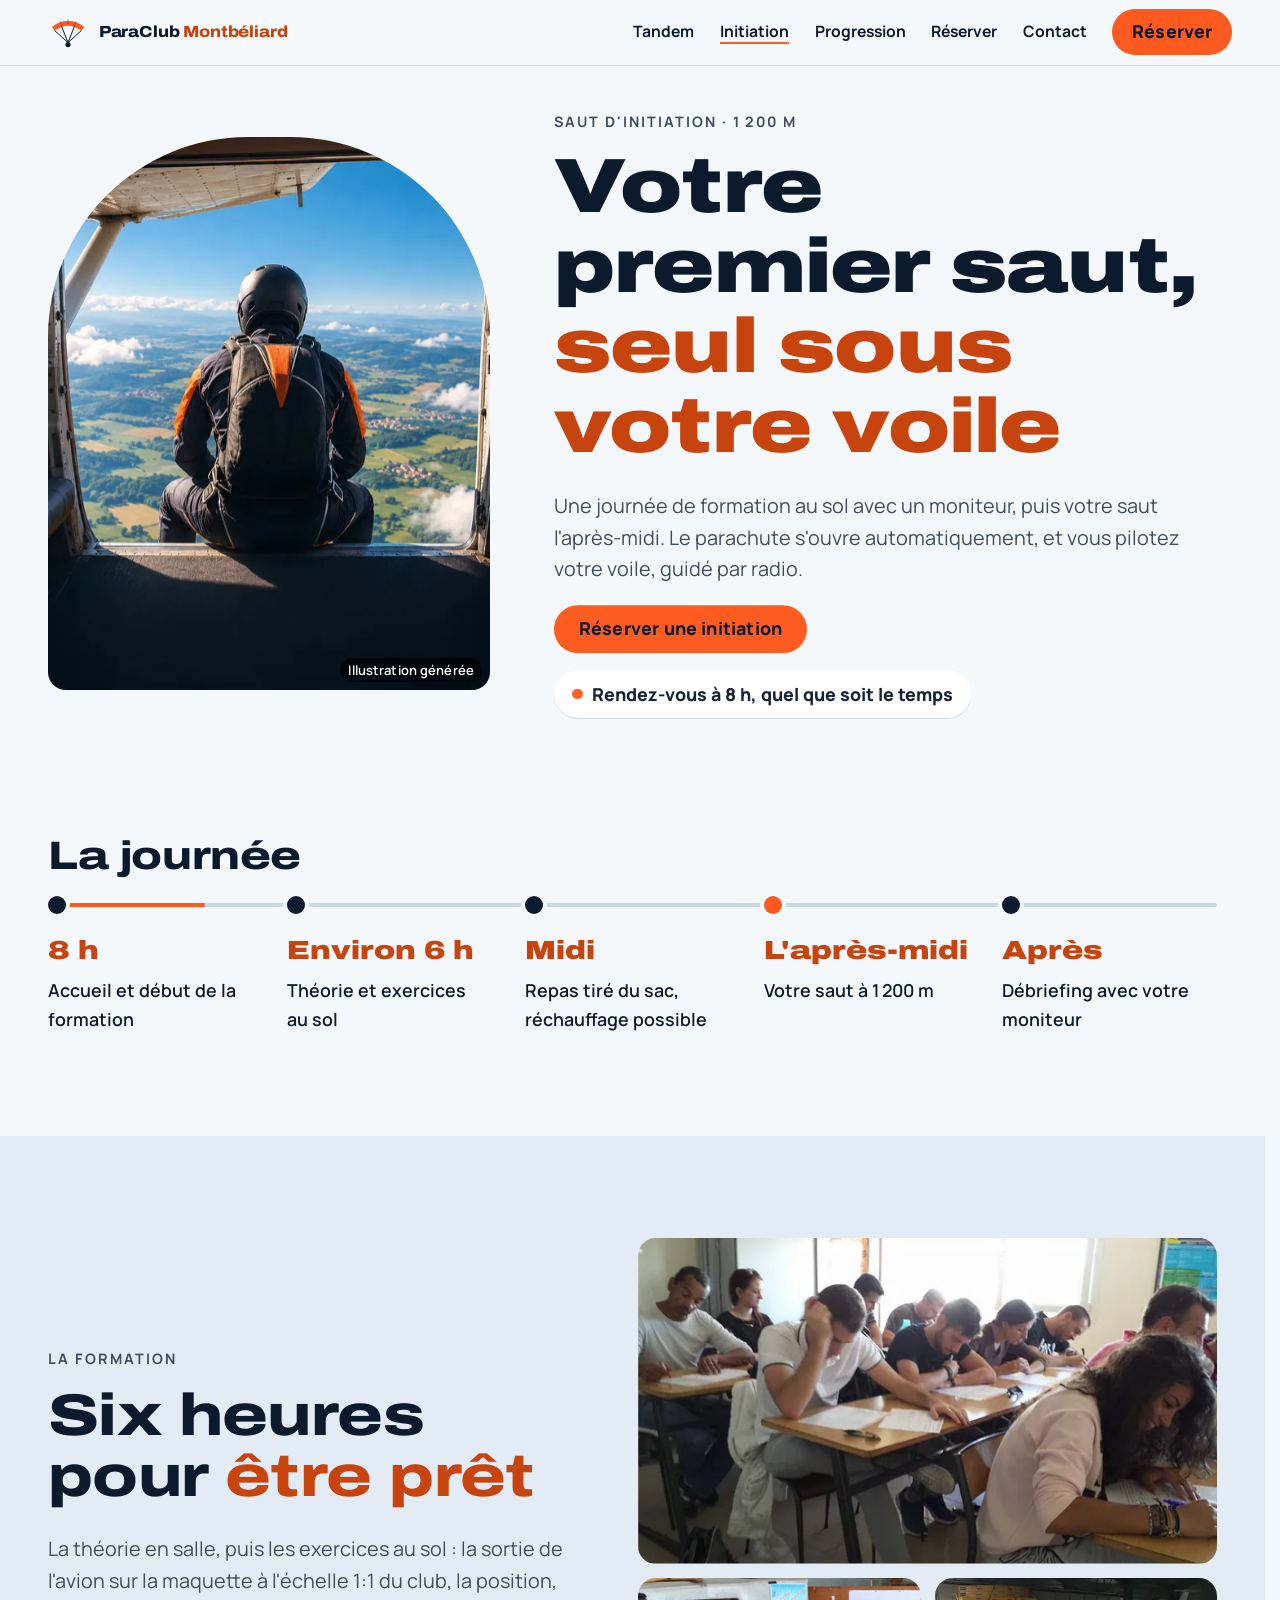
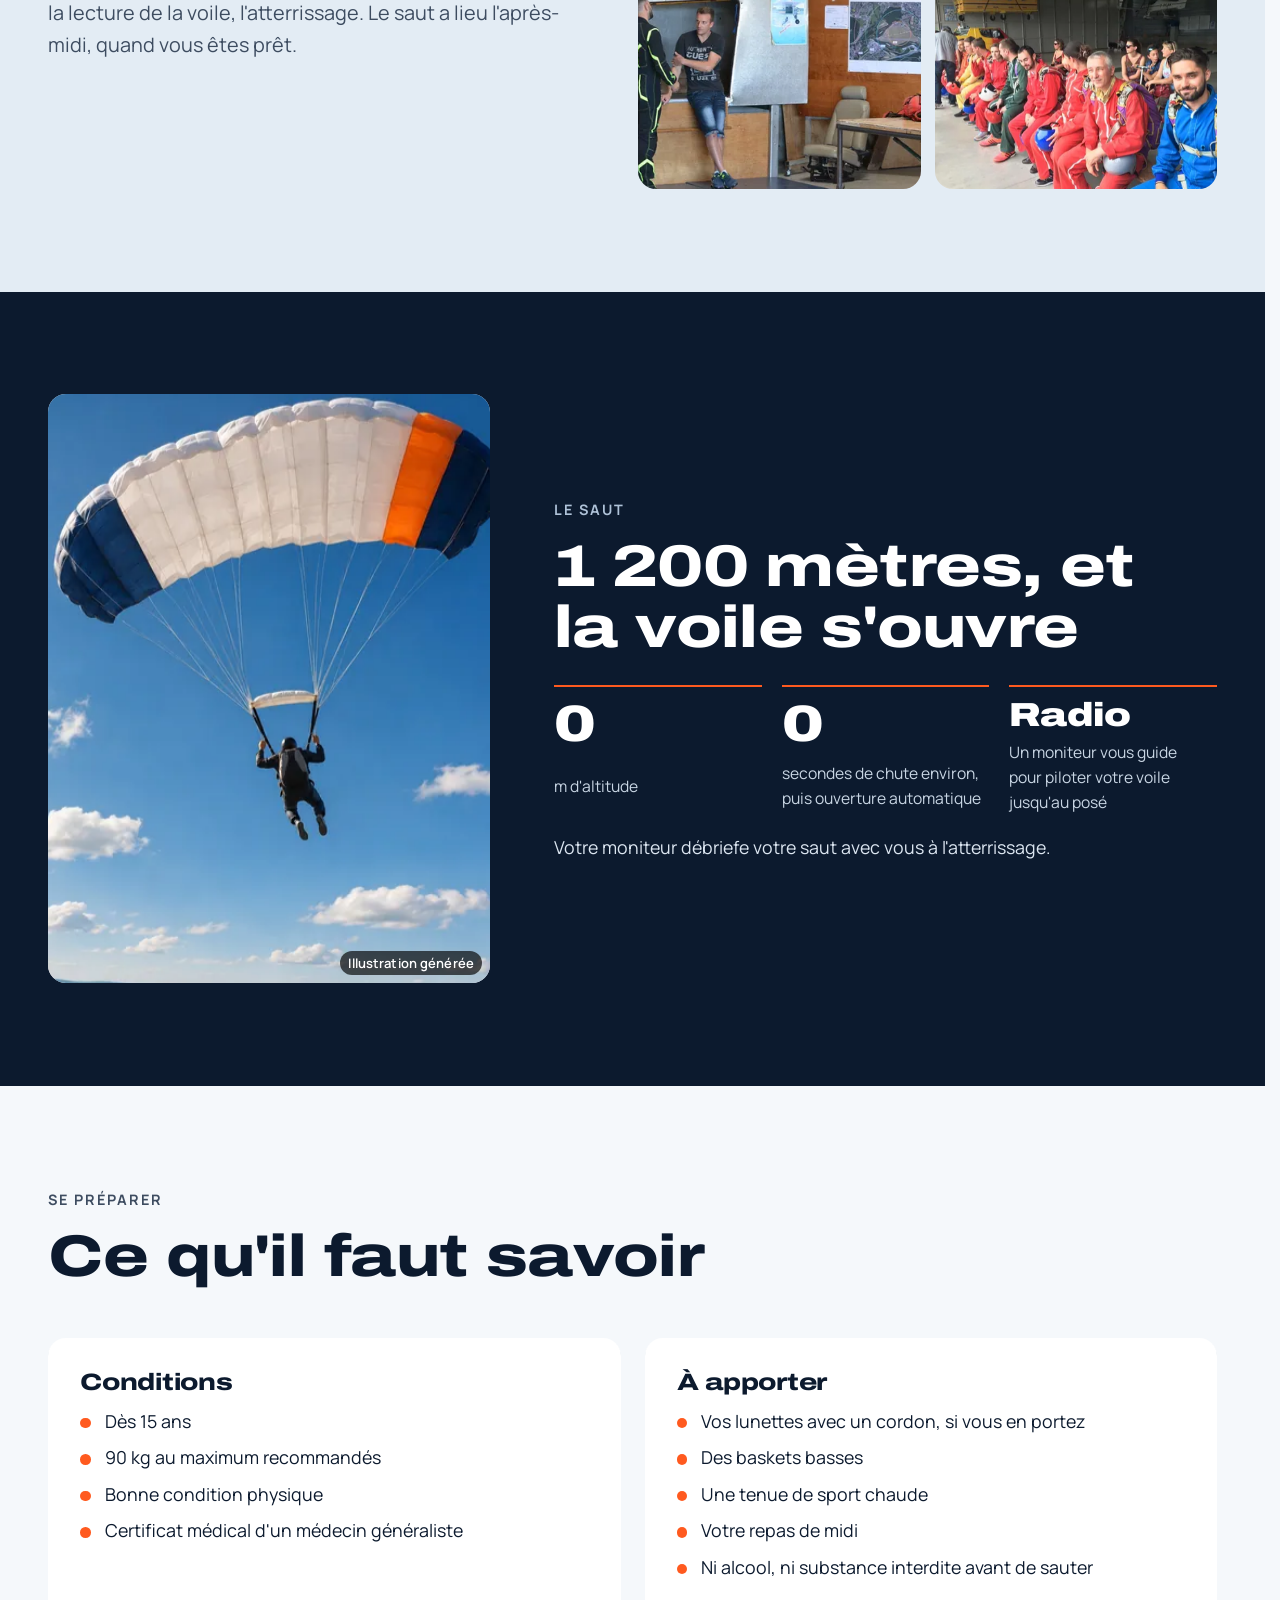
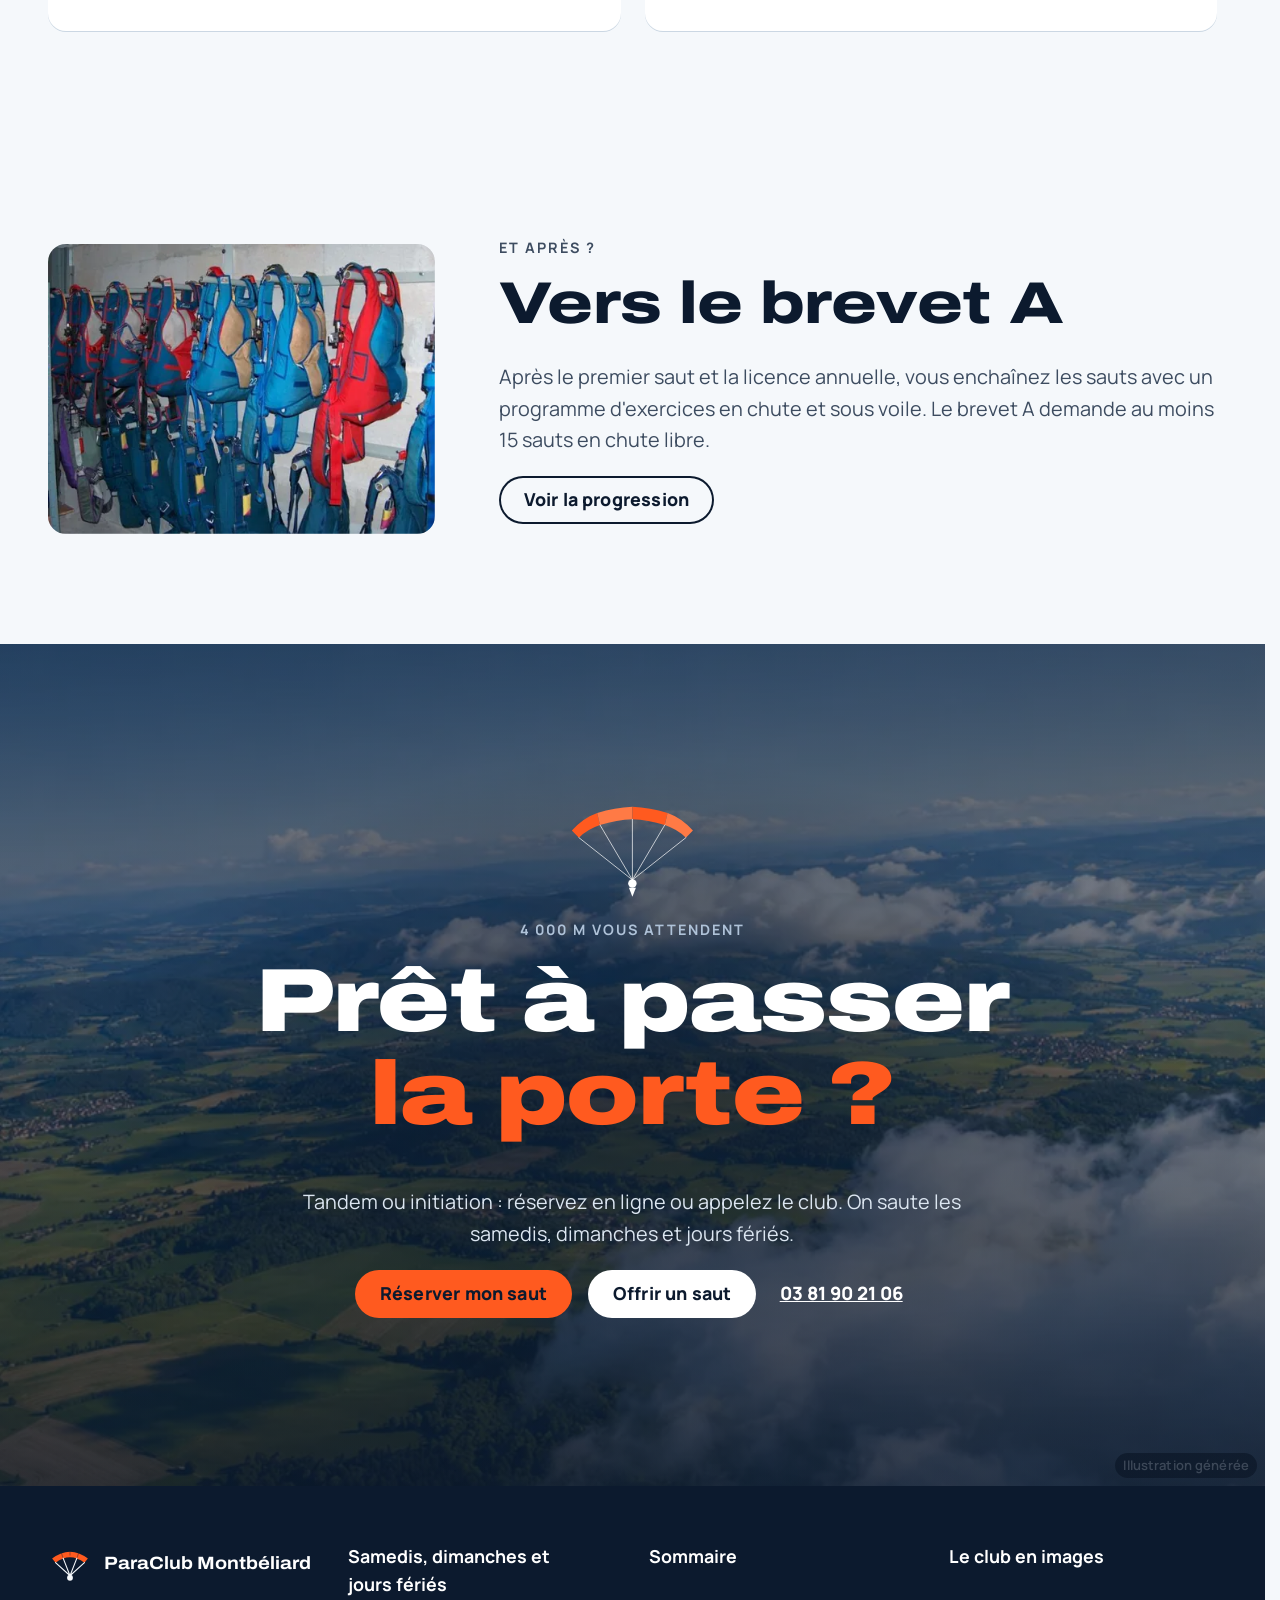
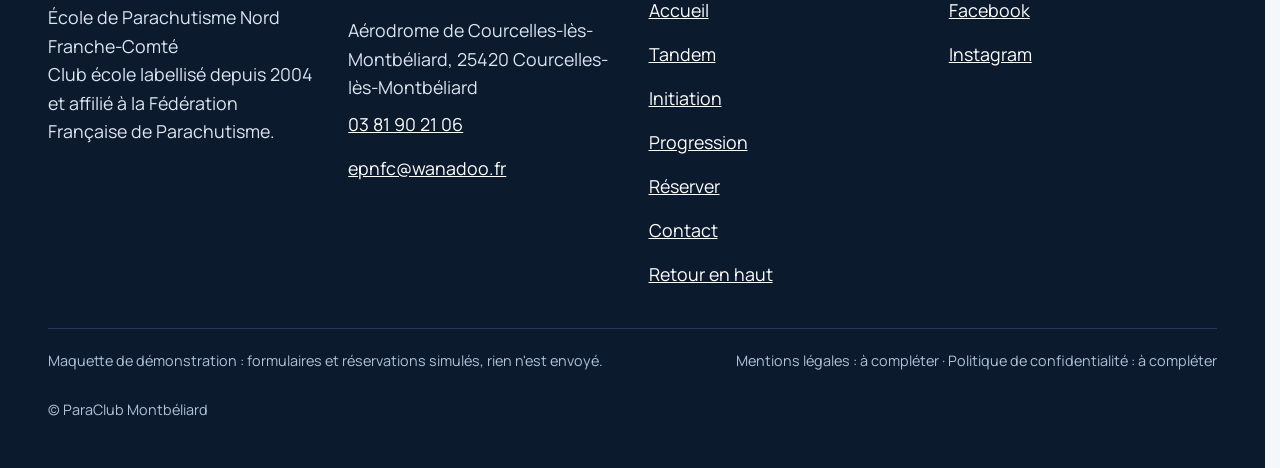
<file: initiation.html>
<!doctype html>
<html lang="fr" data-v="2" data-curseur>
<head>
<meta charset="utf-8">
<meta name="viewport" content="width=device-width, initial-scale=1, viewport-fit=cover">
<title>Saut d&#39;initiation en parachute : ParaClub Montbéliard</title>
<meta name="description" content="Une journée de formation au sol, puis votre premier saut seul à 1 200 m, ouverture automatique et guidage radio.">
<meta name="robots" content="noindex, nofollow">
<link rel="canonical" href="https://epnfc-maquette.vercel.app/initiation">
<style>:root{--fond:#F5F8FB;--texte:#0C1A2E;--voile-fond:#0C1A2E;--ouverture-fond:#0C1A2E;--menu-fond:#0C1A2E}:root { --entete-h: 72px; --barres-h: 0px; } html { background: var(--fond); color: var(--texte); scrollbar-gutter: stable; } body { margin: 0; background: var(--fond); } html.js:not(.secours):not([data-arrivee="retour"]) [data-anime] { opacity: 0; } html.js:not(.secours):not([data-arrivee="retour"]) [data-anime].vu { opacity: 1; } [data-voile] { position: fixed; inset: 0; z-index: 900; background: var(--voile-fond); transform: translateY(100%); visibility: hidden; pointer-events: none; } html[data-arrivee="voile"]:not(.voile-leve):not(.secours) [data-voile] { transform: none; visibility: visible; } html.secours [data-voile] { visibility: hidden !important; } .ouverture-panneau { position: fixed; inset: 0; z-index: 850; display: none; place-content: center; justify-items: center; background: var(--ouverture-fond, var(--voile-fond)); color: var(--fond); text-align: center; } html.js[data-arrivee="intro"]:not(.secours):not(.intro-finie) .ouverture-panneau { display: grid; } html.defilement-bloque, html.defilement-bloque body, html.js[data-arrivee="intro"]:not(.secours):not(.intro-finie), html.js[data-arrivee="intro"]:not(.secours):not(.intro-finie) body, html[data-arrivee="voile"]:not(.voile-leve):not(.secours), html[data-arrivee="voile"]:not(.voile-leve):not(.secours) body { overflow: hidden; } html.js[data-arrivee="intro"]:not(.secours):not(.intro-finie) { background-color: var(--ouverture-fond, var(--voile-fond)); } html[data-arrivee="voile"]:not(.voile-leve):not(.secours) { background-color: var(--voile-fond); }</style>
<script>(function () {
var d = document.documentElement, ss = null, ls = null;
try { ss = window.sessionStorage; ls = window.localStorage; } catch (e) {}
d.classList.add('js');
var nav = performance.getEntriesByType ? performance.getEntriesByType('navigation')[0] : null;
var type = nav ? nav.type : 'navigate';
var depart = null;
try { depart = JSON.parse(ss.getItem('socle:depart') || 'null'); ss.removeItem('socle:depart'); } catch (e) {}
if (depart && !(Date.now() - depart.t < 15000)) depart = null;
var mode = type === 'back_forward' ? 'retour' : type === 'reload' ? 'intro' : depart ? 'voile' : 'intro';
d.setAttribute('data-arrivee', mode);
if (mode === 'voile' && depart.couleur) d.style.setProperty('--voile-fond', depart.couleur);
if (type === 'reload' && 'scrollRestoration' in history) {
history.scrollRestoration = 'manual';
}
try {
var choisie = ls && ls.getItem('socle:langue');
var langue = (d.lang || '').slice(0, 2);
if (choisie && choisie !== langue && type === 'navigate' && !depart) {
var alt = document.querySelector('link[rel="alternate"][hreflang="' + choisie + '"]');
if (alt) location.replace(new URL(alt.href).pathname + location.search + location.hash);
}
} catch (e) {}
setTimeout(function () { if (!d.classList.contains('demarre')) d.classList.add('secours'); }, 2000);
})();</script>
<link rel="preload" href="/assets/fonts/archivo.woff2" as="font" type="font/woff2" crossorigin>
<link rel="stylesheet" href="/assets/css/socle.css?v=2">
<link rel="stylesheet" href="/assets/css/site.css?v=2">
<link rel="modulepreload" href="/assets/js/site.js?v=2">
<link rel="modulepreload" href="/assets/js/socle/index.js?v=2">
<script src="/assets/vendor/gsap.min.js" defer></script>
<script src="/assets/vendor/ScrollTrigger.min.js" defer></script>
<script src="/assets/vendor/SplitText.min.js" defer></script>
<script type="module" src="/assets/js/site.js?v=2"></script>
<meta name="theme-color" content="#0C1A2E">
<link rel="icon" href="/assets/images/favicon.svg" type="image/svg+xml">
<link rel="apple-touch-icon" href="/assets/images/apple-touch-icon.png">
<meta property="og:type" content="website">
<meta property="og:site_name" content="ParaClub Montbéliard">
<meta property="og:locale" content="fr_FR">
<meta property="og:title" content="Saut d&#39;initiation en parachute : ParaClub Montbéliard">
<meta property="og:description" content="Une journée de formation au sol, puis votre premier saut seul à 1 200 m, ouverture automatique et guidage radio.">
<meta property="og:url" content="https://epnfc-maquette.vercel.app/initiation">
<meta property="og:image" content="https://epnfc-maquette.vercel.app/assets/partage/initiation-fr.jpg">
<meta property="og:image:width" content="1200">
<meta property="og:image:height" content="630">
<meta property="og:image:alt" content="Saut d&#39;initiation : seul sous votre voile">
<meta name="twitter:card" content="summary_large_image">
<script type="application/ld+json">{"@context":"https://schema.org","@type":"SportsActivityLocation","name":"ParaClub Montbéliard (École de Parachutisme Nord Franche-Comté)","url":"https://epnfc-maquette.vercel.app/","telephone":"+33381902106","email":"epnfc@wanadoo.fr","address":{"@type":"PostalAddress","streetAddress":"Aérodrome de Courcelles-lès-Montbéliard","postalCode":"25420","addressLocality":"Courcelles-lès-Montbéliard","addressCountry":"FR"},"description":"École de parachutisme labellisée depuis 2004, affiliée à la Fédération Française de Parachutisme : sauts en tandem, initiation, progression.","sameAs":["https://www.facebook.com/parachutismemontbeliard/","https://www.instagram.com/montbeliard_parachutisme/"]}</script>
</head>
<body id="haut">
<div data-voile data-forme="iris" aria-hidden="true"><div class="voile-contenu"><img class="voile-logo" src="/assets/images/logo-clair.svg" alt="" width="72" height="72"><span data-voile-libelle>Initiation</span></div></div>
<div class="ouverture-panneau" data-ouverture aria-hidden="true">
  <img class="ouverture-logo" src="/assets/images/logo-clair.svg" alt="" width="64" height="64" data-ouverture-objet>
  <p class="ouverture-nom">ParaClub <em>Montbéliard</em></p>
  <span class="ouverture-trait"></span>
  <p class="ouverture-ligne">École de parachutisme</p>
</div>
<a class="evitement" href="#contenu">Aller au contenu</a>
<header data-entete>
  <div class="entete-rangee">
    <a class="entete-logo" href="/" data-libelle="Accueil">
      <img src="/assets/images/logo.svg" alt="" width="40" height="40"><span class="entete-nom">ParaClub <em>Montbéliard</em></span>
    </a>
    <nav data-nav aria-label="Navigation principale">
      <ul><li><a href="/tandem" data-libelle="Tandem">Tandem</a></li><li><a href="/initiation" data-libelle="Initiation" aria-current="page">Initiation</a></li><li><a href="/progression" data-libelle="Progression">Progression</a></li><li><a href="/reserver" data-libelle="Réserver">Réserver</a></li><li><a href="/contact" data-libelle="Contact">Contact</a></li></ul>
    </nav>
    <div class="entete-actions">
      <a class="bouton" href="/reserver#reservation" data-libelle="Réserver">Réserver</a>
      <button type="button" data-menu-bouton aria-controls="menu" aria-expanded="false" data-libelle-ouvrir="Menu" data-libelle-fermer="Fermer"><span data-libelle-bouton>Menu</span></button>
      <a class="menu-sansjs" href="#menu" data-menu-lien>Menu</a>
    </div>
  </div>
</header>
<script>/* Avant le premier affichage : rangées de la navigation (même règle que ajusterNav dans assets/js/socle/entete.js)
   et hauteur réelle de l'en-tête, pour que rien ne saute quand le JavaScript du site prend la main. */
(function () {
  var h = document.documentElement, u = document.querySelector('[data-nav] ul'), e = document.querySelector('[data-entete]');
  if (u) {
    var deborde = function () { return u.scrollWidth > u.clientWidth + 1; }, c = deborde();
    if (c && window.matchMedia('(min-width: 900px)').matches) {
      h.classList.add('nav-deux-rangees'); c = deborde();
      if (c) { h.classList.add('nav-deux-lignes'); var a = u.querySelector('a'); c = !a || u.getBoundingClientRect().height > a.getBoundingClientRect().height * 2.5; }
      if (c) h.classList.remove('nav-deux-rangees', 'nav-deux-lignes');
    }
    if (c) h.classList.add('nav-compacte');
  }
  if (e) h.style.setProperty('--entete-h', Math.round(e.getBoundingClientRect().height) + 'px');
})();</script>
<span id="menu-ferme" aria-hidden="true"></span>
<div id="menu" data-menu role="dialog" aria-modal="true" aria-label="Menu">
  <p class="menu-sansjs-fermer"><a href="#menu-ferme">Fermer</a></p>
  <ul><li style="--i:0"><a href="/" class="menu-lien" data-libelle="Accueil">Accueil</a></li><li style="--i:1"><a href="/tandem" class="menu-lien" data-libelle="Tandem">Tandem</a></li><li style="--i:2"><a href="/initiation" class="menu-lien" data-libelle="Initiation" aria-current="page">Initiation</a></li><li style="--i:3"><a href="/progression" class="menu-lien" data-libelle="Progression">Progression</a></li><li style="--i:4"><a href="/reserver" class="menu-lien" data-libelle="Réserver">Réserver</a></li><li style="--i:5"><a href="/contact" class="menu-lien" data-libelle="Contact">Contact</a></li></ul>
  <p><a class="bouton" href="tel:+33381902106">Appeler 03 81 90 21 06</a></p>
</div>
<main id="contenu" tabindex="-1">
<section class="ouv ouv-init" id="debut" data-ouverture-page>
  <div class="conteneur ouv-init-grille">
    <figure class="media ouv-init-media" data-grok data-fx="parallaxe" data-fx-force="8" style="--cadrage:50% 45%">
  <picture><source media="(max-width: 760px) and (orientation: portrait)" srcset="/assets/images/grok/initiation-ouverture-mobile-640.webp 640w, /assets/images/grok/initiation-ouverture-mobile-1080.webp 1080w" sizes="(max-width: 760px) 100vw, 40vw">
    <img src="/assets/images/grok/initiation-ouverture-1280.webp" srcset="/assets/images/grok/initiation-ouverture-640.webp 640w, /assets/images/grok/initiation-ouverture-1280.webp 1280w" sizes="(max-width: 760px) 100vw, 40vw" alt="Un élève parachutiste assis à la porte ouverte de l&#39;avion" width="1280" height="1600" fetchpriority="high" loading="eager" decoding="async">
  </picture><figcaption class="mention-ia">Illustration générée</figcaption>
</figure>
    <div class="ouv-texte">
      <p class="surtitre" data-anime="gsap">Saut d&#39;initiation · 1 200 m</p>
      <h1 class="ouv-titre" data-iris-centre data-anime="gsap">Votre premier saut, <em>seul sous votre voile</em></h1>
      <p class="chapeau masque-ecran-bas" data-anime="gsap">Une journée de formation au sol avec un moniteur, puis votre saut l&#39;après-midi. Le parachute s&#39;ouvre automatiquement, et vous pilotez votre voile, guidé par radio.</p>
      <p class="ouv-actions" data-anime="gsap"><a href="/reserver?formule=initiation#reservation" class="bouton" data-libelle="Réserver" data-action-principale data-survol="magnetique">Réserver une initiation</a></p>
      <p class="hero-info" data-info-cle data-anime="gsap"><span class="pastille" aria-hidden="true"></span>Rendez-vous à 8 h, quel que soit le temps</p>
    </div>
  </div>
</section>
<section class="journee" id="journee" data-effet="journee">
  <div class="conteneur">
    <h2 class="journee-titre" data-anime="lignes">La journée</h2>
    <div class="journee-frise">
      <div class="journee-ligne" aria-hidden="true"><span></span></div>
      <ol class="journee-liste" data-anime="cascade"><li><p class="journee-heure">8 h</p><p>Accueil et début de la formation</p></li><li><p class="journee-heure">Environ 6 h</p><p>Théorie et exercices au sol</p></li><li><p class="journee-heure">Midi</p><p>Repas tiré du sac, réchauffage possible</p></li><li><p class="journee-heure">L&#39;après-midi</p><p>Votre saut à 1 200 m</p></li><li><p class="journee-heure">Après</p><p>Débriefing avec votre moniteur</p></li></ol>
    </div>
  </div>
</section>
<section class="formation" id="formation">
  <div class="conteneur formation-grille">
    <div>
      <p class="surtitre" data-anime>La formation</p>
      <h2 class="titre-section" data-anime="lignes">Six heures pour <em>être prêt</em></h2>
      <p class="chapeau" data-anime>La théorie en salle, puis les exercices au sol : la sortie de l&#39;avion sur la maquette à l&#39;échelle 1:1 du club, la position, la lecture de la voile, l&#39;atterrissage. Le saut a lieu l&#39;après-midi, quand vous êtes prêt.</p>
    </div>
    <div class="formation-photos">
      <figure class="media formation-a" data-anime="rideau" style="--cadrage:50% 50%">
  <picture>
    <img src="/assets/images/initiation-cours-960.webp" srcset="/assets/images/initiation-cours-480.webp 480w, /assets/images/initiation-cours-640.webp 640w, /assets/images/initiation-cours-960.webp 960w" sizes="(max-width: 760px) 100vw, 40vw" alt="Élèves en formation théorique dans une salle de cours du club" width="960" height="540" loading="lazy" decoding="async">
  </picture>
</figure>
      <figure class="media formation-b" data-fx="parallaxe" data-fx-force="10" style="--cadrage:50% 50%">
  <picture>
    <img src="/assets/images/initiation-maquette-960.webp" srcset="/assets/images/initiation-maquette-480.webp 480w, /assets/images/initiation-maquette-640.webp 640w, /assets/images/initiation-maquette-960.webp 960w" sizes="(max-width: 760px) 50vw, 22vw" alt="Deux parachutistes devant la maquette d&#39;avion à l&#39;échelle 1:1 du club" width="960" height="640" loading="lazy" decoding="async">
  </picture>
</figure>
      <figure class="media formation-c" data-fx="zoom" style="--cadrage:50% 50%">
  <picture>
    <img src="/assets/images/initiation-groupe-960.webp" srcset="/assets/images/initiation-groupe-480.webp 480w, /assets/images/initiation-groupe-640.webp 640w, /assets/images/initiation-groupe-960.webp 960w" sizes="(max-width: 760px) 50vw, 22vw" alt="Un groupe d&#39;élèves en combinaisons rouges dans le hangar, le jour de l&#39;initiation" width="960" height="720" loading="lazy" decoding="async">
  </picture>
</figure>
    </div>
  </div>
</section>
<section class="saut" id="saut">
  <div class="conteneur saut-grille">
    <figure class="media saut-media" data-grok data-fx="zoom" style="--cadrage:50% 35%">
  <picture>
    <img src="/assets/images/grok/carte-initiation-784.webp" srcset="/assets/images/grok/carte-initiation-480.webp 480w, /assets/images/grok/carte-initiation-640.webp 640w, /assets/images/grok/carte-initiation-784.webp 784w" sizes="(max-width: 760px) 100vw, 36vw" alt="Un élève parachutiste sous sa voile d&#39;école, vu d&#39;en dessous" width="784" height="1176" loading="lazy" decoding="async">
  </picture><figcaption class="mention-ia">Illustration générée</figcaption>
</figure>
    <div>
      <p class="surtitre surtitre--clair" data-anime>Le saut</p>
      <h2 class="titre-section" data-anime="lignes">1 200 mètres, et la voile s&#39;ouvre</h2>
      <ul class="chiffres saut-chiffres" data-anime="cascade">
        <li><strong class="chiffre" data-compteur="1200">1 200</strong><span>m d&#39;altitude</span></li>
        <li><strong class="chiffre" data-compteur="3">3</strong><span>secondes de chute environ, puis ouverture automatique</span></li>
        <li><strong class="chiffre saut-radio">Radio</strong><span>Un moniteur vous guide pour piloter votre voile jusqu&#39;au posé</span></li>
      </ul>
      <p class="saut-debrief" data-anime>Votre moniteur débriefe votre saut avec vous à l&#39;atterrissage.</p>
    </div>
  </div>
</section>
<section class="conditions" id="preparer">
  <div class="conteneur">
    <div class="tete-section">
      <p class="surtitre" data-anime>Se préparer</p>
      <h2 class="titre-section" data-anime="lignes">Ce qu&#39;il faut savoir</h2>
    </div>
    <div class="listes-grille listes-grille--2" data-anime="cascade">
      <article class="liste-carte"><h3>Conditions</h3><ul class="puces"><li>Dès 15 ans</li><li>90 kg au maximum recommandés</li><li>Bonne condition physique</li><li>Certificat médical d&#39;un médecin généraliste</li></ul></article>
      <article class="liste-carte"><h3>À apporter</h3><ul class="puces"><li>Vos lunettes avec un cordon, si vous en portez</li><li>Des baskets basses</li><li>Une tenue de sport chaude</li><li>Votre repas de midi</li><li>Ni alcool, ni substance interdite avant de sauter</li></ul></article>
    </div>
  </div>
</section>
<section class="apres" id="apres">
  <div class="conteneur apres-grille">
    <figure class="media apres-media" data-anime="rideau" style="--cadrage:50% 50%">
  <picture>
    <img src="/assets/images/progression-parc-800.webp" srcset="/assets/images/progression-parc-480.webp 480w, /assets/images/progression-parc-640.webp 640w, /assets/images/progression-parc-800.webp 800w" sizes="(max-width: 760px) 100vw, 30vw" alt="Harnais et sacs-harnais colorés du parc de parachutes du club" width="800" height="600" loading="lazy" decoding="async">
  </picture>
</figure>
    <div>
      <p class="surtitre" data-anime>Et après ?</p>
      <h2 class="titre-section" data-anime="lignes">Vers le brevet A</h2>
      <p class="chapeau" data-anime>Après le premier saut et la licence annuelle, vous enchaînez les sauts avec un programme d&#39;exercices en chute et sous voile. Le brevet A demande au moins 15 sauts en chute libre.</p>
      <p data-anime><a href="/progression" class="bouton bouton--contour" data-libelle="Progression">Voir la progression</a></p>
    </div>
  </div>
</section>
<section class="appel" id="appel">
  <figure class="media appel-fond" data-grok data-fx="parallaxe" data-fx-force="12" style="--cadrage:50% 50%">
  <picture>
    <img src="/assets/images/grok/appel-fond-1280.webp" srcset="/assets/images/grok/appel-fond-640.webp 640w, /assets/images/grok/appel-fond-1280.webp 1280w, /assets/images/grok/appel-fond-1920.webp 1920w" sizes="100vw" alt="" width="1280" height="720" loading="lazy" decoding="async">
  </picture><figcaption class="mention-ia">Illustration générée</figcaption>
</figure>
  <div class="appel-contenu conteneur">
    <svg class="voile-svg appel-voile" viewBox="0 0 200 150" aria-hidden="true" focusable="false" data-effet="voile" data-grille="fil">
  <g class="voile-caissons">
    <path class="voile-caisson" d="M14 52 Q30 34 50 27 L54 44 Q36 50 24 62 Z"/>
    <path class="voile-caisson voile-caisson--b" d="M50 27 Q75 19 100 18 L100 36 Q78 37 54 44 Z"/>
    <path class="voile-caisson" d="M100 18 Q125 19 150 27 L146 44 Q122 37 100 36 Z"/>
    <path class="voile-caisson voile-caisson--b" d="M150 27 Q170 34 186 52 L176 62 Q164 50 146 44 Z"/>
  </g>
  <g class="voile-suspentes" fill="none" stroke-width="1.4" stroke-linecap="round">
    <path d="M24 62 L100 122 M54 44 L100 122 M100 36 L100 122 M146 44 L100 122 M176 62 L100 122"/>
  </g>
  <g class="voile-pilote"><circle cx="100" cy="127" r="6"/><path d="M95 133 L100 146 L105 133 Z"/></g>
</svg>
    <p class="surtitre surtitre--clair" data-anime>4 000 m vous attendent</p>
    <h2 class="appel-titre" data-anime="lignes">Prêt à passer <em>la porte ?</em></h2>
    <p class="appel-texte" data-anime>Tandem ou initiation : réservez en ligne ou appelez le club. On saute les samedis, dimanches et jours fériés.</p>
    <p class="appel-actions" data-anime>
      <a href="/reserver?formule=initiation#reservation" class="bouton" data-libelle="Réserver" data-survol="magnetique">Réserver mon saut</a>
      <a href="/reserver?formule=cadeau#reservation" class="bouton bouton--clair" data-libelle="Réserver" data-survol="magnetique">Offrir un saut</a>
      <a class="appel-tel" href="tel:+33381902106">03 81 90 21 06</a>
    </p>
  </div>
</section>
</main>
<footer class="pied" id="pied">
  <div class="conteneur pied-grille">
    <div class="pied-marque">
      <p class="pied-logo"><img src="/assets/images/logo-clair.svg" alt="" width="44" height="44"><strong>ParaClub Montbéliard</strong></p>
      <p>École de Parachutisme Nord Franche-Comté<br>Club école labellisé depuis 2004 et affilié à la Fédération Française de Parachutisme.</p>
    </div>
    <div>
      <p><strong>Samedis, dimanches et jours fériés</strong></p>
      <p>Aérodrome de Courcelles-lès-Montbéliard, 25420 Courcelles-lès-Montbéliard<br><a href="tel:+33381902106">03 81 90 21 06</a><br><a href="mailto:epnfc@wanadoo.fr">epnfc@wanadoo.fr</a></p>
    </div>
    <nav aria-label="Sommaire">
      <p><strong>Sommaire</strong></p>
      <ul><li><a href="/" data-libelle="Accueil">Accueil</a></li><li><a href="/tandem" data-libelle="Tandem">Tandem</a></li><li><a href="/initiation" data-libelle="Initiation" aria-current="page">Initiation</a></li><li><a href="/progression" data-libelle="Progression">Progression</a></li><li><a href="/reserver" data-libelle="Réserver">Réserver</a></li><li><a href="/contact" data-libelle="Contact">Contact</a></li><li><a href="#haut" data-sans-transition>Retour en haut</a></li></ul>
    </nav>
    <div>
      <p><strong>Le club en images</strong></p>
      <ul>
        <li><a href="https://www.facebook.com/parachutismemontbeliard/" target="_blank" rel="noopener">Facebook<span class="visuellement-cache"> (nouvel onglet)</span></a></li>
        <li><a href="https://www.instagram.com/montbeliard_parachutisme/" target="_blank" rel="noopener">Instagram<span class="visuellement-cache"> (nouvel onglet)</span></a></li>
      </ul>
    </div>
  </div>
  <div class="conteneur pied-bas"><p>Maquette de démonstration : formulaires et réservations simulés, rien n&#39;est envoyé.</p><p>Mentions légales : à compléter · Politique de confidentialité : à compléter</p><p>© ParaClub Montbéliard</p></div>
</footer>
<div data-barre-fixe>
  <a class="bouton bouton--contour" href="tel:+33381902106">Appeler</a>
  <a class="bouton" href="/reserver#reservation" data-libelle="Réserver">Réserver</a>
</div>
</body>
</html>
</file>
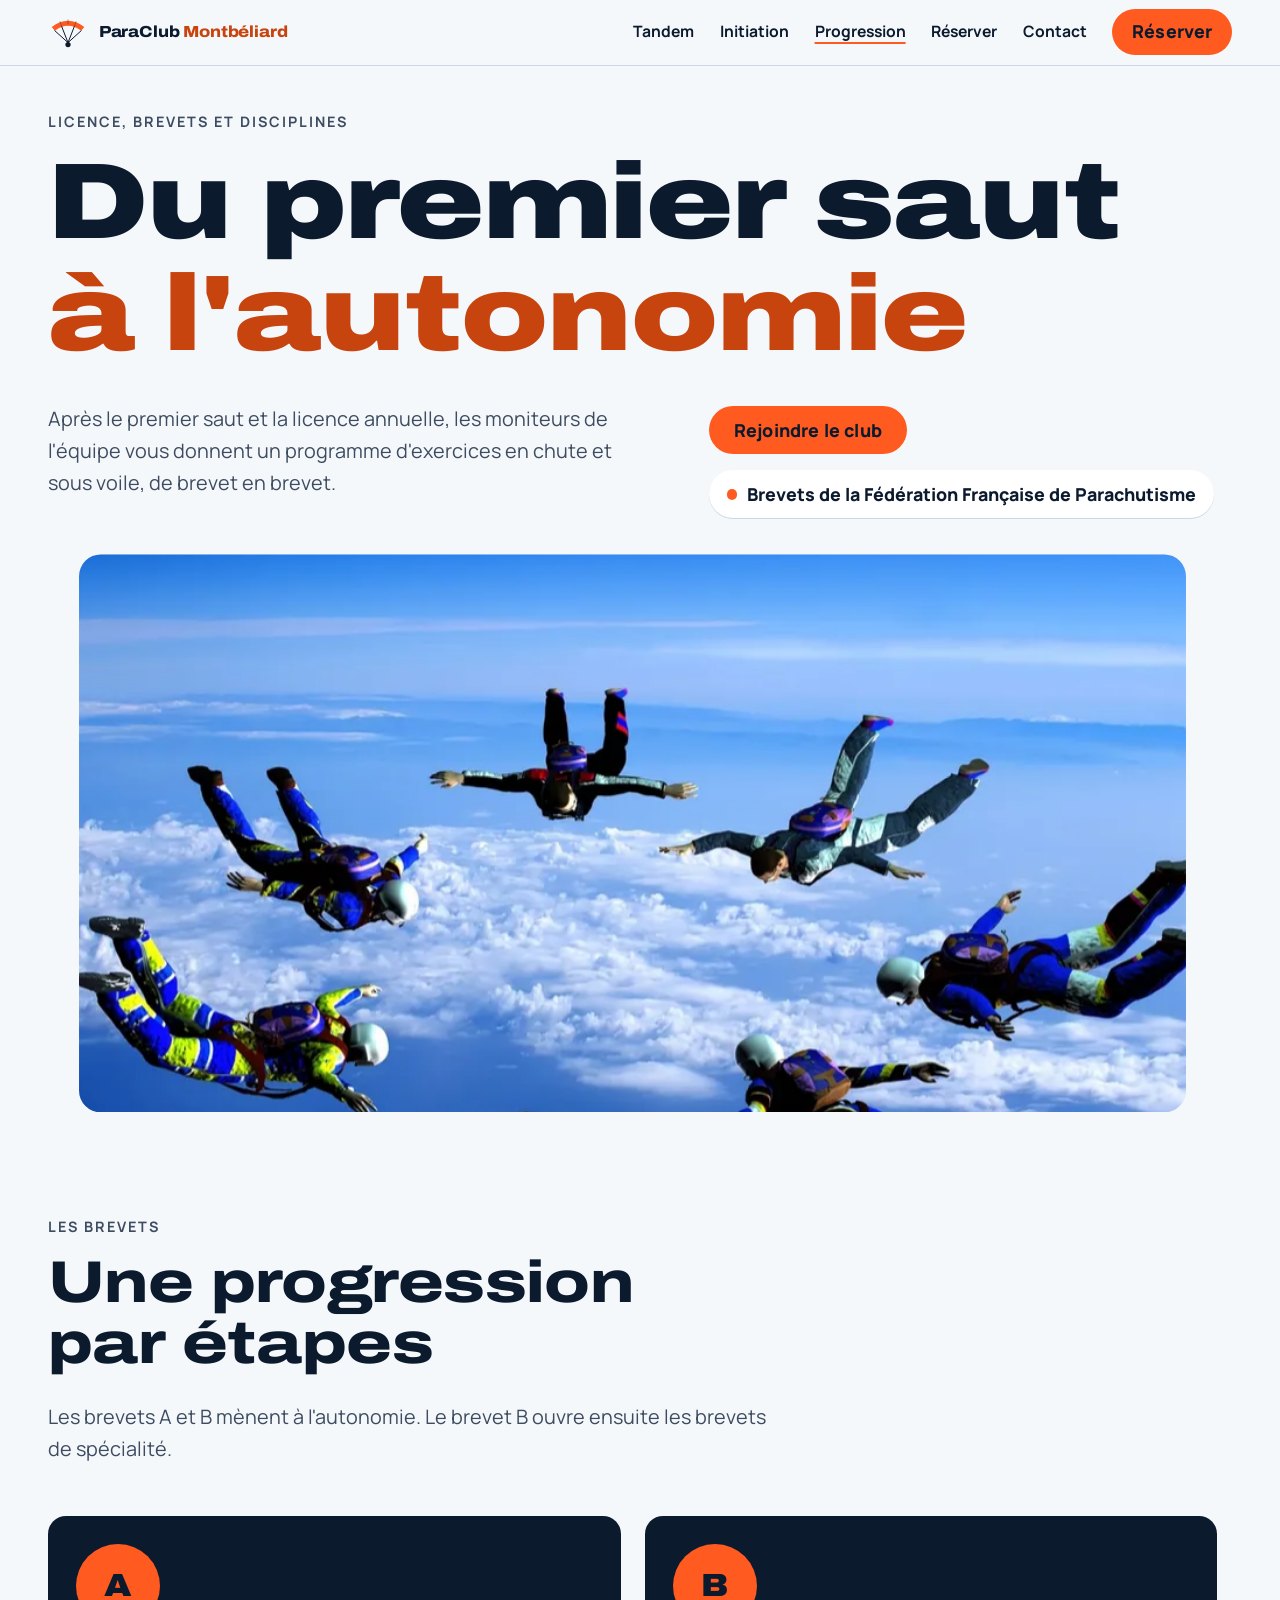
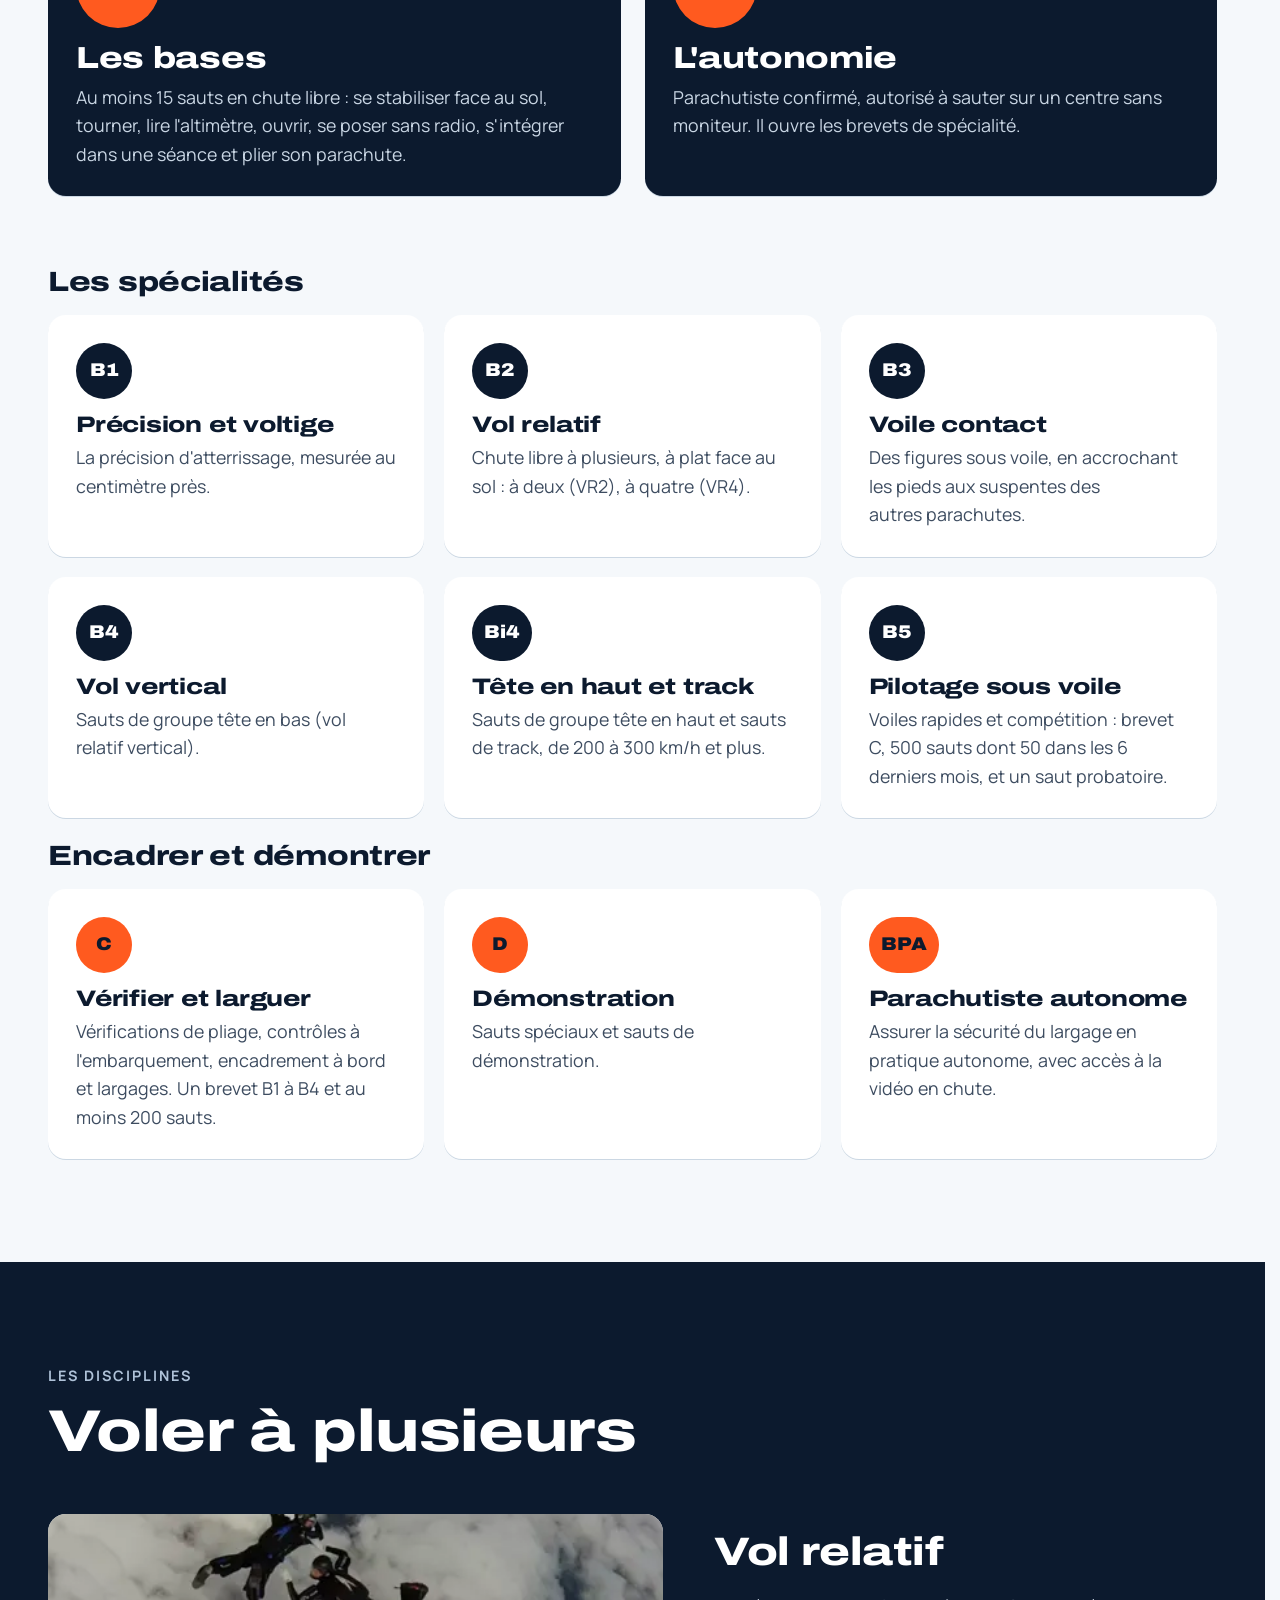
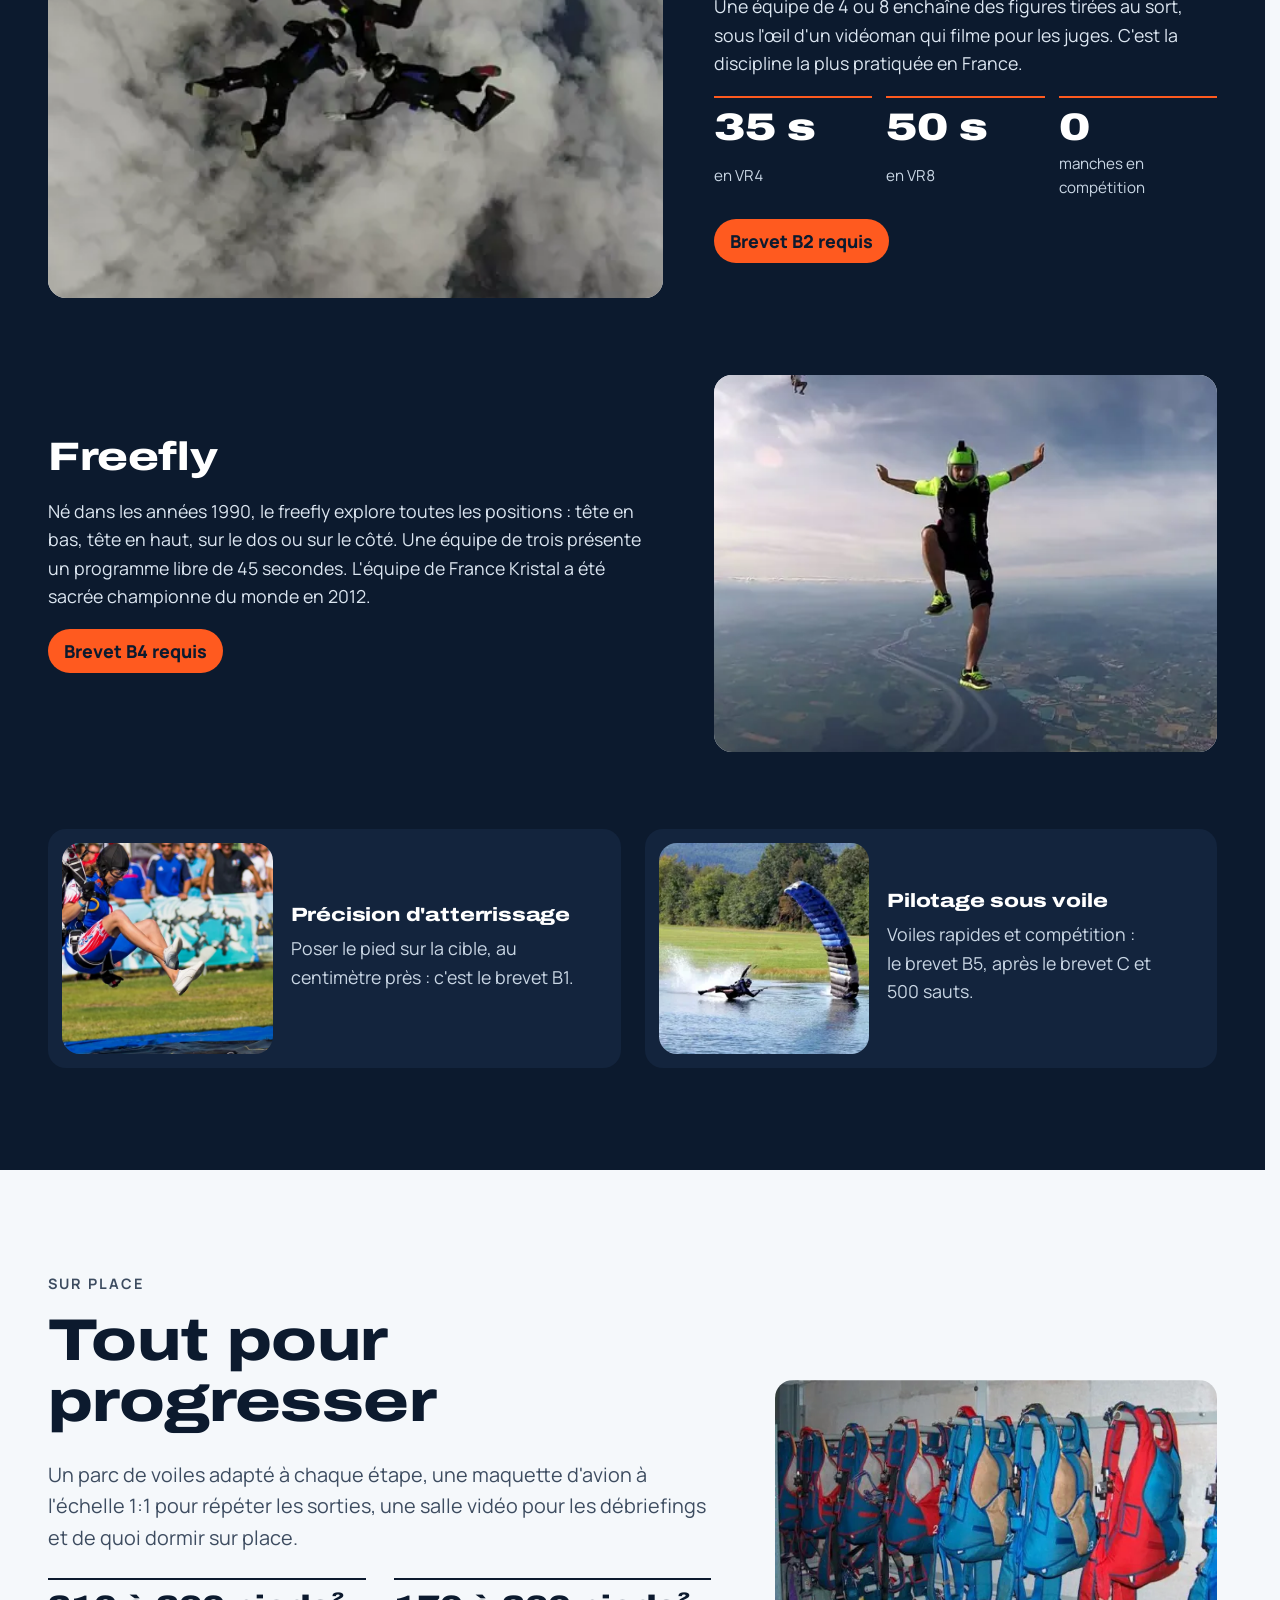
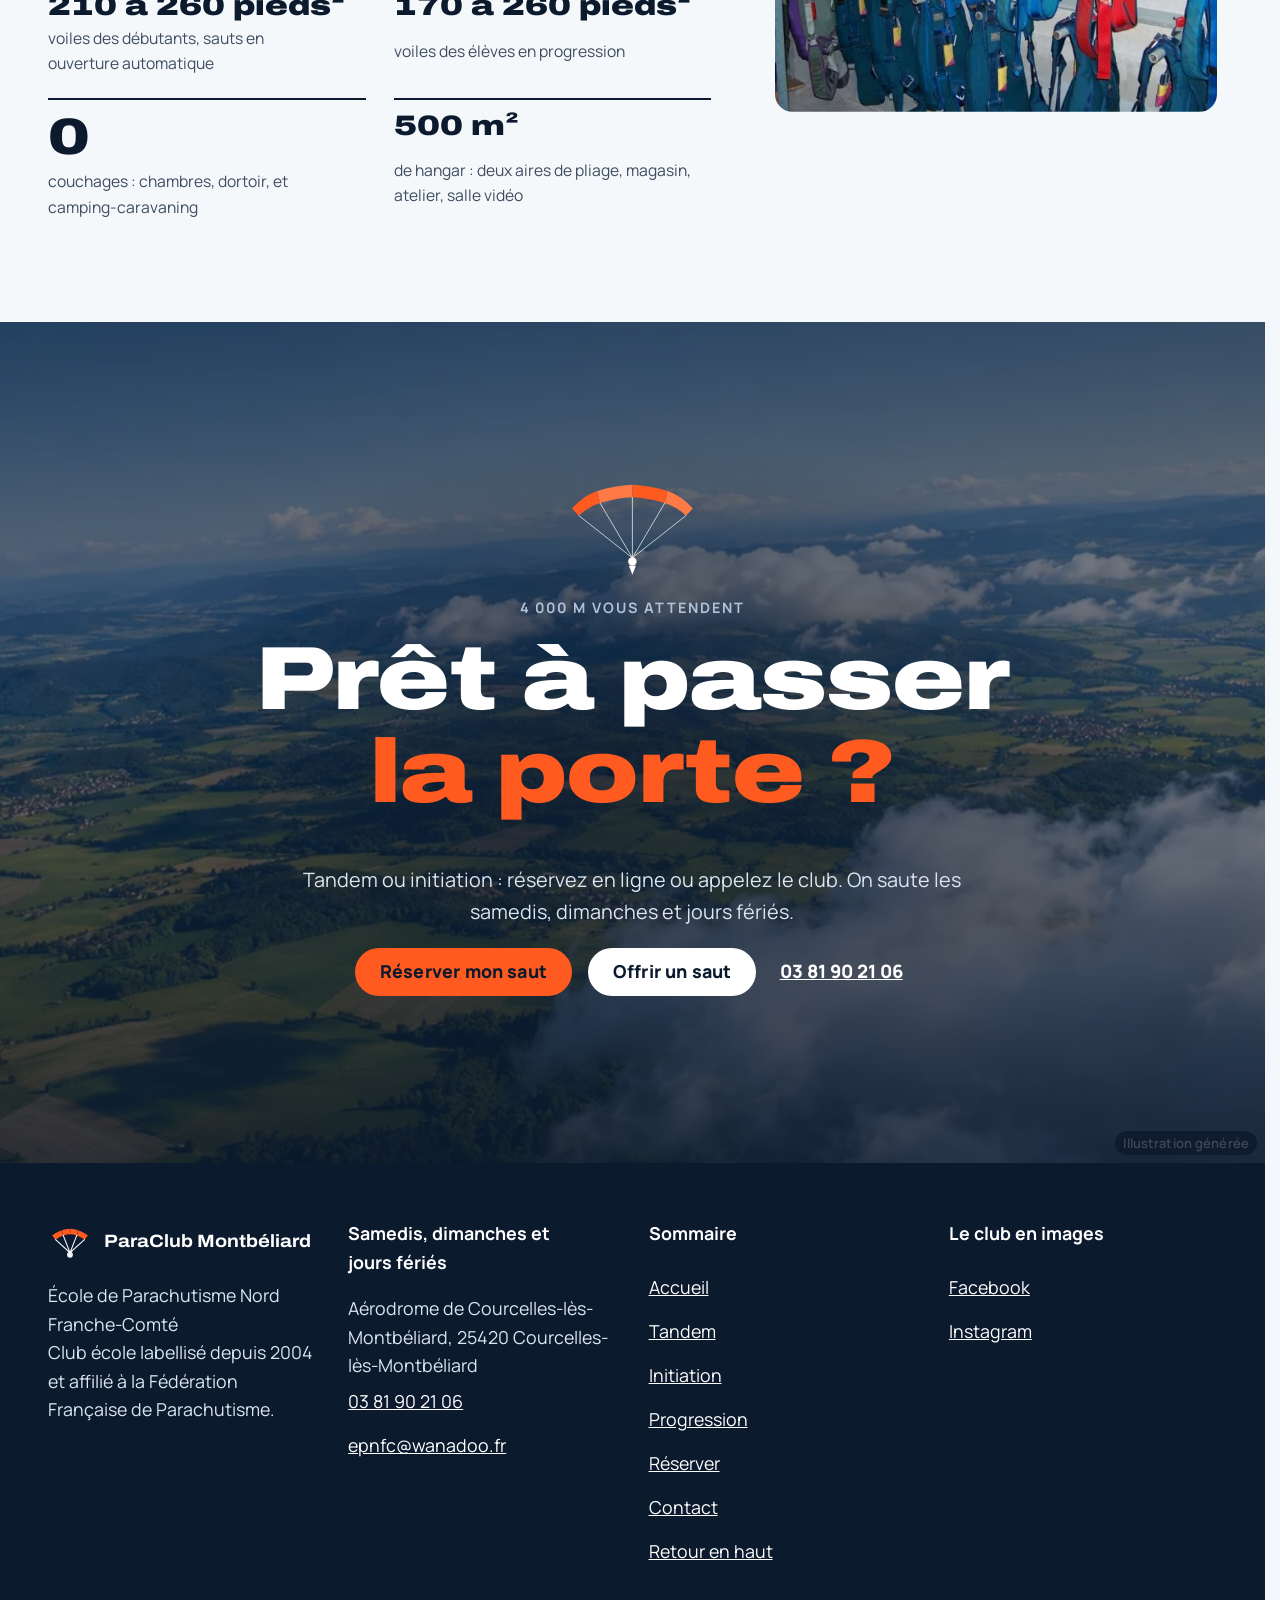
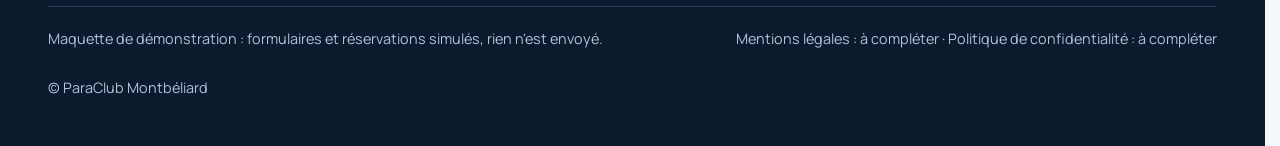
<file: progression.html>
<!doctype html>
<html lang="fr" data-v="2" data-curseur>
<head>
<meta charset="utf-8">
<meta name="viewport" content="width=device-width, initial-scale=1, viewport-fit=cover">
<title>Progresser en parachutisme : brevets, vol relatif, freefly</title>
<meta name="description" content="Du brevet A à l&#39;autonomie, puis le vol relatif, le freefly, la précision ou le pilotage sous voile, au ParaClub Montbéliard.">
<meta name="robots" content="noindex, nofollow">
<link rel="canonical" href="https://epnfc-maquette.vercel.app/progression">
<style>:root{--fond:#F5F8FB;--texte:#0C1A2E;--voile-fond:#0C1A2E;--ouverture-fond:#0C1A2E;--menu-fond:#0C1A2E}:root { --entete-h: 72px; --barres-h: 0px; } html { background: var(--fond); color: var(--texte); scrollbar-gutter: stable; } body { margin: 0; background: var(--fond); } html.js:not(.secours):not([data-arrivee="retour"]) [data-anime] { opacity: 0; } html.js:not(.secours):not([data-arrivee="retour"]) [data-anime].vu { opacity: 1; } [data-voile] { position: fixed; inset: 0; z-index: 900; background: var(--voile-fond); transform: translateY(100%); visibility: hidden; pointer-events: none; } html[data-arrivee="voile"]:not(.voile-leve):not(.secours) [data-voile] { transform: none; visibility: visible; } html.secours [data-voile] { visibility: hidden !important; } .ouverture-panneau { position: fixed; inset: 0; z-index: 850; display: none; place-content: center; justify-items: center; background: var(--ouverture-fond, var(--voile-fond)); color: var(--fond); text-align: center; } html.js[data-arrivee="intro"]:not(.secours):not(.intro-finie) .ouverture-panneau { display: grid; } html.defilement-bloque, html.defilement-bloque body, html.js[data-arrivee="intro"]:not(.secours):not(.intro-finie), html.js[data-arrivee="intro"]:not(.secours):not(.intro-finie) body, html[data-arrivee="voile"]:not(.voile-leve):not(.secours), html[data-arrivee="voile"]:not(.voile-leve):not(.secours) body { overflow: hidden; } html.js[data-arrivee="intro"]:not(.secours):not(.intro-finie) { background-color: var(--ouverture-fond, var(--voile-fond)); } html[data-arrivee="voile"]:not(.voile-leve):not(.secours) { background-color: var(--voile-fond); }</style>
<script>(function () {
var d = document.documentElement, ss = null, ls = null;
try { ss = window.sessionStorage; ls = window.localStorage; } catch (e) {}
d.classList.add('js');
var nav = performance.getEntriesByType ? performance.getEntriesByType('navigation')[0] : null;
var type = nav ? nav.type : 'navigate';
var depart = null;
try { depart = JSON.parse(ss.getItem('socle:depart') || 'null'); ss.removeItem('socle:depart'); } catch (e) {}
if (depart && !(Date.now() - depart.t < 15000)) depart = null;
var mode = type === 'back_forward' ? 'retour' : type === 'reload' ? 'intro' : depart ? 'voile' : 'intro';
d.setAttribute('data-arrivee', mode);
if (mode === 'voile' && depart.couleur) d.style.setProperty('--voile-fond', depart.couleur);
if (type === 'reload' && 'scrollRestoration' in history) {
history.scrollRestoration = 'manual';
}
try {
var choisie = ls && ls.getItem('socle:langue');
var langue = (d.lang || '').slice(0, 2);
if (choisie && choisie !== langue && type === 'navigate' && !depart) {
var alt = document.querySelector('link[rel="alternate"][hreflang="' + choisie + '"]');
if (alt) location.replace(new URL(alt.href).pathname + location.search + location.hash);
}
} catch (e) {}
setTimeout(function () { if (!d.classList.contains('demarre')) d.classList.add('secours'); }, 2000);
})();</script>
<link rel="preload" href="/assets/fonts/archivo.woff2" as="font" type="font/woff2" crossorigin>
<link rel="stylesheet" href="/assets/css/socle.css?v=2">
<link rel="stylesheet" href="/assets/css/site.css?v=2">
<link rel="modulepreload" href="/assets/js/site.js?v=2">
<link rel="modulepreload" href="/assets/js/socle/index.js?v=2">
<script src="/assets/vendor/gsap.min.js" defer></script>
<script src="/assets/vendor/ScrollTrigger.min.js" defer></script>
<script src="/assets/vendor/SplitText.min.js" defer></script>
<script type="module" src="/assets/js/site.js?v=2"></script>
<meta name="theme-color" content="#0C1A2E">
<link rel="icon" href="/assets/images/favicon.svg" type="image/svg+xml">
<link rel="apple-touch-icon" href="/assets/images/apple-touch-icon.png">
<meta property="og:type" content="website">
<meta property="og:site_name" content="ParaClub Montbéliard">
<meta property="og:locale" content="fr_FR">
<meta property="og:title" content="Progresser en parachutisme : brevets, vol relatif, freefly">
<meta property="og:description" content="Du brevet A à l&#39;autonomie, puis le vol relatif, le freefly, la précision ou le pilotage sous voile, au ParaClub Montbéliard.">
<meta property="og:url" content="https://epnfc-maquette.vercel.app/progression">
<meta property="og:image" content="https://epnfc-maquette.vercel.app/assets/partage/progression-fr.jpg">
<meta property="og:image:width" content="1200">
<meta property="og:image:height" content="630">
<meta property="og:image:alt" content="Progresser au ParaClub Montbéliard">
<meta name="twitter:card" content="summary_large_image">
<script type="application/ld+json">{"@context":"https://schema.org","@type":"SportsActivityLocation","name":"ParaClub Montbéliard (École de Parachutisme Nord Franche-Comté)","url":"https://epnfc-maquette.vercel.app/","telephone":"+33381902106","email":"epnfc@wanadoo.fr","address":{"@type":"PostalAddress","streetAddress":"Aérodrome de Courcelles-lès-Montbéliard","postalCode":"25420","addressLocality":"Courcelles-lès-Montbéliard","addressCountry":"FR"},"description":"École de parachutisme labellisée depuis 2004, affiliée à la Fédération Française de Parachutisme : sauts en tandem, initiation, progression.","sameAs":["https://www.facebook.com/parachutismemontbeliard/","https://www.instagram.com/montbeliard_parachutisme/"]}</script>
</head>
<body id="haut">
<div data-voile data-forme="iris" aria-hidden="true"><div class="voile-contenu"><img class="voile-logo" src="/assets/images/logo-clair.svg" alt="" width="72" height="72"><span data-voile-libelle>Progression</span></div></div>
<div class="ouverture-panneau" data-ouverture aria-hidden="true">
  <img class="ouverture-logo" src="/assets/images/logo-clair.svg" alt="" width="64" height="64" data-ouverture-objet>
  <p class="ouverture-nom">ParaClub <em>Montbéliard</em></p>
  <span class="ouverture-trait"></span>
  <p class="ouverture-ligne">École de parachutisme</p>
</div>
<a class="evitement" href="#contenu">Aller au contenu</a>
<header data-entete>
  <div class="entete-rangee">
    <a class="entete-logo" href="/" data-libelle="Accueil">
      <img src="/assets/images/logo.svg" alt="" width="40" height="40"><span class="entete-nom">ParaClub <em>Montbéliard</em></span>
    </a>
    <nav data-nav aria-label="Navigation principale">
      <ul><li><a href="/tandem" data-libelle="Tandem">Tandem</a></li><li><a href="/initiation" data-libelle="Initiation">Initiation</a></li><li><a href="/progression" data-libelle="Progression" aria-current="page">Progression</a></li><li><a href="/reserver" data-libelle="Réserver">Réserver</a></li><li><a href="/contact" data-libelle="Contact">Contact</a></li></ul>
    </nav>
    <div class="entete-actions">
      <a class="bouton" href="/reserver#reservation" data-libelle="Réserver">Réserver</a>
      <button type="button" data-menu-bouton aria-controls="menu" aria-expanded="false" data-libelle-ouvrir="Menu" data-libelle-fermer="Fermer"><span data-libelle-bouton>Menu</span></button>
      <a class="menu-sansjs" href="#menu" data-menu-lien>Menu</a>
    </div>
  </div>
</header>
<script>/* Avant le premier affichage : rangées de la navigation (même règle que ajusterNav dans assets/js/socle/entete.js)
   et hauteur réelle de l'en-tête, pour que rien ne saute quand le JavaScript du site prend la main. */
(function () {
  var h = document.documentElement, u = document.querySelector('[data-nav] ul'), e = document.querySelector('[data-entete]');
  if (u) {
    var deborde = function () { return u.scrollWidth > u.clientWidth + 1; }, c = deborde();
    if (c && window.matchMedia('(min-width: 900px)').matches) {
      h.classList.add('nav-deux-rangees'); c = deborde();
      if (c) { h.classList.add('nav-deux-lignes'); var a = u.querySelector('a'); c = !a || u.getBoundingClientRect().height > a.getBoundingClientRect().height * 2.5; }
      if (c) h.classList.remove('nav-deux-rangees', 'nav-deux-lignes');
    }
    if (c) h.classList.add('nav-compacte');
  }
  if (e) h.style.setProperty('--entete-h', Math.round(e.getBoundingClientRect().height) + 'px');
})();</script>
<span id="menu-ferme" aria-hidden="true"></span>
<div id="menu" data-menu role="dialog" aria-modal="true" aria-label="Menu">
  <p class="menu-sansjs-fermer"><a href="#menu-ferme">Fermer</a></p>
  <ul><li style="--i:0"><a href="/" class="menu-lien" data-libelle="Accueil">Accueil</a></li><li style="--i:1"><a href="/tandem" class="menu-lien" data-libelle="Tandem">Tandem</a></li><li style="--i:2"><a href="/initiation" class="menu-lien" data-libelle="Initiation">Initiation</a></li><li style="--i:3"><a href="/progression" class="menu-lien" data-libelle="Progression" aria-current="page">Progression</a></li><li style="--i:4"><a href="/reserver" class="menu-lien" data-libelle="Réserver">Réserver</a></li><li style="--i:5"><a href="/contact" class="menu-lien" data-libelle="Contact">Contact</a></li></ul>
  <p><a class="bouton" href="tel:+33381902106">Appeler 03 81 90 21 06</a></p>
</div>
<main id="contenu" tabindex="-1">
<section class="ouv ouv-prog" id="debut" data-ouverture-page>
  <div class="conteneur ouv-prog-tete">
    <p class="surtitre" data-anime="gsap">Licence, brevets et disciplines</p>
    <h1 class="ouv-titre ouv-prog-titre" data-iris-centre data-anime="gsap">Du premier saut <em>à l&#39;autonomie</em></h1>
    <div class="ouv-prog-bas">
      <p class="chapeau masque-ecran-bas" data-anime="gsap">Après le premier saut et la licence annuelle, les moniteurs de l&#39;équipe vous donnent un programme d&#39;exercices en chute et sous voile, de brevet en brevet.</p>
      <div data-anime="gsap">
        <p class="ouv-actions"><a href="/contact?sujet=progression#formulaire" class="bouton" data-libelle="Contact" data-action-principale data-survol="magnetique">Rejoindre le club</a></p>
        <p class="hero-info" data-info-cle><span class="pastille" aria-hidden="true"></span>Brevets de la Fédération Française de Parachutisme</p>
      </div>
    </div>
  </div>
  <div class="ouv-prog-bandeau" data-effet="bandeau">
    <figure class="media ouv-prog-media" data-fx="parallaxe" data-fx-force="8" style="--cadrage:51% 50%">
  <picture><source media="(max-width: 760px) and (orientation: portrait)" srcset="/assets/images/progression-ouverture-mobile-640.webp 640w" sizes="100vw">
    <img src="/assets/images/progression-ouverture-1280.webp" srcset="/assets/images/progression-ouverture-640.webp 640w, /assets/images/progression-ouverture-1280.webp 1280w, /assets/images/progression-ouverture-1920.webp 1920w" sizes="100vw" alt="Huit parachutistes en formation au-dessus d&#39;une mer de nuages" width="1280" height="720" fetchpriority="high" loading="eager" decoding="async">
  </picture>
</figure>
  </div>
</section>
<section class="brevets" id="brevets">
  <div class="conteneur">
    <div class="tete-section">
      <p class="surtitre" data-anime>Les brevets</p>
      <h2 class="titre-section" data-anime="lignes">Une progression par étapes</h2>
      <p class="chapeau" data-anime>Les brevets A et B mènent à l&#39;autonomie. Le brevet B ouvre ensuite les brevets de spécialité.</p>
    </div>
    <div class="brevets-autonomie" data-anime="cascade"><article class="brevet brevet--grand"><p class="brevet-code">A</p><h3>Les bases</h3><p>Au moins 15 sauts en chute libre : se stabiliser face au sol, tourner, lire l&#39;altimètre, ouvrir, se poser sans radio, s&#39;intégrer dans une séance et plier son parachute.</p></article><article class="brevet brevet--grand"><p class="brevet-code">B</p><h3>L&#39;autonomie</h3><p>Parachutiste confirmé, autorisé à sauter sur un centre sans moniteur. Il ouvre les brevets de spécialité.</p></article></div>
    <svg class="brevets-trait" viewBox="0 0 1200 24" preserveAspectRatio="none" aria-hidden="true" data-fx="trace"><path d="M4 12 C 300 0, 600 24, 1196 12" fill="none" stroke="currentColor" stroke-width="3" stroke-linecap="round"/></svg>
    <h3 class="brevets-sous-titre" data-anime>Les spécialités</h3>
    <div class="brevets-grille" data-anime="cascade"><article class="brevet "><p class="brevet-code">B1</p><h3>Précision et voltige</h3><p>La précision d&#39;atterrissage, mesurée au centimètre près.</p></article><article class="brevet "><p class="brevet-code">B2</p><h3>Vol relatif</h3><p>Chute libre à plusieurs, à plat face au sol : à deux (VR2), à quatre (VR4).</p></article><article class="brevet "><p class="brevet-code">B3</p><h3>Voile contact</h3><p>Des figures sous voile, en accrochant les pieds aux suspentes des autres parachutes.</p></article><article class="brevet "><p class="brevet-code">B4</p><h3>Vol vertical</h3><p>Sauts de groupe tête en bas (vol relatif vertical).</p></article><article class="brevet "><p class="brevet-code">Bi4</p><h3>Tête en haut et track</h3><p>Sauts de groupe tête en haut et sauts de track, de 200 à 300 km/h et plus.</p></article><article class="brevet "><p class="brevet-code">B5</p><h3>Pilotage sous voile</h3><p>Voiles rapides et compétition : brevet C, 500 sauts dont 50 dans les 6 derniers mois, et un saut probatoire.</p></article></div>
    <h3 class="brevets-sous-titre" data-anime>Encadrer et démontrer</h3>
    <div class="brevets-grille brevets-grille--3" data-anime="cascade"><article class="brevet brevet--nuit"><p class="brevet-code">C</p><h3>Vérifier et larguer</h3><p>Vérifications de pliage, contrôles à l&#39;embarquement, encadrement à bord et largages. Un brevet B1 à B4 et au moins 200 sauts.</p></article><article class="brevet brevet--nuit"><p class="brevet-code">D</p><h3>Démonstration</h3><p>Sauts spéciaux et sauts de démonstration.</p></article><article class="brevet brevet--nuit"><p class="brevet-code">BPA</p><h3>Parachutiste autonome</h3><p>Assurer la sécurité du largage en pratique autonome, avec accès à la vidéo en chute.</p></article></div>
  </div>
</section>
<section class="disciplines" id="disciplines">
  <div class="conteneur">
    <div class="tete-section">
      <p class="surtitre surtitre--clair" data-anime>Les disciplines</p>
      <h2 class="titre-section" data-anime="lignes">Voler à plusieurs</h2>
    </div>
    <article class="discipline">
      <figure class="media discipline-media" data-fx="parallaxe" data-fx-force="10" style="--cadrage:50% 50%">
  <picture>
    <img src="/assets/images/progression-vr-960.webp" srcset="/assets/images/progression-vr-480.webp 480w, /assets/images/progression-vr-640.webp 640w, /assets/images/progression-vr-960.webp 960w" sizes="(max-width: 760px) 100vw, 50vw" alt="Quatre parachutistes en vol relatif au-dessus d&#39;une couche de nuages" width="960" height="540" loading="lazy" decoding="async">
  </picture>
</figure>
      <div class="discipline-texte">
        <h3>Vol relatif</h3>
        <p>Une équipe de 4 ou 8 enchaîne des figures tirées au sort, sous l&#39;œil d&#39;un vidéoman qui filme pour les juges. C&#39;est la discipline la plus pratiquée en France.</p>
        <ul class="chiffres discipline-chiffres" data-anime="cascade">
          <li><strong class="chiffre">35 s</strong><span>en VR4</span></li>
          <li><strong class="chiffre">50 s</strong><span>en VR8</span></li>
          <li><strong class="chiffre" data-compteur="10">10</strong><span>manches en compétition</span></li>
        </ul>
        <p class="etiquette">Brevet B2 requis</p>
      </div>
    </article>
    <article class="discipline discipline--inverse">
      <figure class="media discipline-media" data-fx="parallaxe" data-fx-force="10" style="--cadrage:52% 40%">
  <picture>
    <img src="/assets/images/accueil-freefly-960.webp" srcset="/assets/images/accueil-freefly-480.webp 480w, /assets/images/accueil-freefly-640.webp 640w, /assets/images/accueil-freefly-960.webp 960w" sizes="(max-width: 760px) 100vw, 50vw" alt="Un parachutiste en freefly, debout dans le ciel au-dessus des nuages" width="960" height="640" loading="lazy" decoding="async">
  </picture>
</figure>
      <div class="discipline-texte">
        <h3>Freefly</h3>
        <p>Né dans les années 1990, le freefly explore toutes les positions : tête en bas, tête en haut, sur le dos ou sur le côté. Une équipe de trois présente un programme libre de 45 secondes. L&#39;équipe de France Kristal a été sacrée championne du monde en 2012.</p>
        <p class="etiquette">Brevet B4 requis</p>
      </div>
    </article>
    <div class="disciplines-petites" data-anime="cascade">
      <article class="discipline-petite"><figure class="media discipline-petite-media" style="--cadrage:50% 50%">
  <picture>
    <img src="/assets/images/progression-precision-960.webp" srcset="/assets/images/progression-precision-480.webp 480w, /assets/images/progression-precision-640.webp 640w, /assets/images/progression-precision-960.webp 960w" sizes="(max-width: 760px) 100vw, 25vw" alt="Un parachutiste pose le pied sur la cible lors d&#39;une compétition de précision d&#39;atterrissage" width="960" height="1200" loading="lazy" decoding="async">
  </picture>
</figure><div><h3>Précision d&#39;atterrissage</h3><p>Poser le pied sur la cible, au centimètre près : c&#39;est le brevet B1.</p></div></article>
      <article class="discipline-petite"><figure class="media discipline-petite-media" style="--cadrage:50% 50%">
  <picture>
    <img src="/assets/images/progression-voile-960.webp" srcset="/assets/images/progression-voile-480.webp 480w, /assets/images/progression-voile-640.webp 640w, /assets/images/progression-voile-960.webp 960w" sizes="(max-width: 760px) 100vw, 25vw" alt="Pilote de voile qui rase l&#39;eau d&#39;un plan d&#39;eau avant de se poser" width="960" height="540" loading="lazy" decoding="async">
  </picture>
</figure><div><h3>Pilotage sous voile</h3><p>Voiles rapides et compétition : le brevet B5, après le brevet C et 500 sauts.</p></div></article>
    </div>
  </div>
</section>
<section class="materiel" id="materiel">
  <div class="conteneur materiel-grille">
    <div>
      <p class="surtitre" data-anime>Sur place</p>
      <h2 class="titre-section" data-anime="lignes">Tout pour progresser</h2>
      <p class="chapeau" data-anime>Un parc de voiles adapté à chaque étape, une maquette d&#39;avion à l&#39;échelle 1:1 pour répéter les sorties, une salle vidéo pour les débriefings et de quoi dormir sur place.</p>
      <ul class="chiffres terrain-chiffres" data-anime="cascade">
        <li><strong class="chiffre materiel-petit">210 à 260 pieds²</strong><span>voiles des débutants, sauts en ouverture automatique</span></li>
        <li><strong class="chiffre materiel-petit">170 à 260 pieds²</strong><span>voiles des élèves en progression</span></li>
        <li><strong class="chiffre" data-compteur="25">25</strong><span>couchages : chambres, dortoir, et camping-caravaning</span></li>
        <li><strong class="chiffre materiel-petit">500 m²</strong><span>de hangar : deux aires de pliage, magasin, atelier, salle vidéo</span></li>
      </ul>
    </div>
    <figure class="media materiel-media" data-anime="rideau" style="--cadrage:50% 50%">
  <picture>
    <img src="/assets/images/progression-parc-800.webp" srcset="/assets/images/progression-parc-480.webp 480w, /assets/images/progression-parc-640.webp 640w, /assets/images/progression-parc-800.webp 800w" sizes="(max-width: 760px) 100vw, 40vw" alt="Harnais et sacs-harnais colorés du parc de parachutes du club" width="800" height="600" loading="lazy" decoding="async">
  </picture>
</figure>
  </div>
</section>
<section class="appel" id="appel">
  <figure class="media appel-fond" data-grok data-fx="parallaxe" data-fx-force="12" style="--cadrage:50% 50%">
  <picture>
    <img src="/assets/images/grok/appel-fond-1280.webp" srcset="/assets/images/grok/appel-fond-640.webp 640w, /assets/images/grok/appel-fond-1280.webp 1280w, /assets/images/grok/appel-fond-1920.webp 1920w" sizes="100vw" alt="" width="1280" height="720" loading="lazy" decoding="async">
  </picture><figcaption class="mention-ia">Illustration générée</figcaption>
</figure>
  <div class="appel-contenu conteneur">
    <svg class="voile-svg appel-voile" viewBox="0 0 200 150" aria-hidden="true" focusable="false" data-effet="voile" data-grille="fil">
  <g class="voile-caissons">
    <path class="voile-caisson" d="M14 52 Q30 34 50 27 L54 44 Q36 50 24 62 Z"/>
    <path class="voile-caisson voile-caisson--b" d="M50 27 Q75 19 100 18 L100 36 Q78 37 54 44 Z"/>
    <path class="voile-caisson" d="M100 18 Q125 19 150 27 L146 44 Q122 37 100 36 Z"/>
    <path class="voile-caisson voile-caisson--b" d="M150 27 Q170 34 186 52 L176 62 Q164 50 146 44 Z"/>
  </g>
  <g class="voile-suspentes" fill="none" stroke-width="1.4" stroke-linecap="round">
    <path d="M24 62 L100 122 M54 44 L100 122 M100 36 L100 122 M146 44 L100 122 M176 62 L100 122"/>
  </g>
  <g class="voile-pilote"><circle cx="100" cy="127" r="6"/><path d="M95 133 L100 146 L105 133 Z"/></g>
</svg>
    <p class="surtitre surtitre--clair" data-anime>4 000 m vous attendent</p>
    <h2 class="appel-titre" data-anime="lignes">Prêt à passer <em>la porte ?</em></h2>
    <p class="appel-texte" data-anime>Tandem ou initiation : réservez en ligne ou appelez le club. On saute les samedis, dimanches et jours fériés.</p>
    <p class="appel-actions" data-anime>
      <a href="/reserver#reservation" class="bouton" data-libelle="Réserver" data-survol="magnetique">Réserver mon saut</a>
      <a href="/reserver?formule=cadeau#reservation" class="bouton bouton--clair" data-libelle="Réserver" data-survol="magnetique">Offrir un saut</a>
      <a class="appel-tel" href="tel:+33381902106">03 81 90 21 06</a>
    </p>
  </div>
</section>
</main>
<footer class="pied" id="pied">
  <div class="conteneur pied-grille">
    <div class="pied-marque">
      <p class="pied-logo"><img src="/assets/images/logo-clair.svg" alt="" width="44" height="44"><strong>ParaClub Montbéliard</strong></p>
      <p>École de Parachutisme Nord Franche-Comté<br>Club école labellisé depuis 2004 et affilié à la Fédération Française de Parachutisme.</p>
    </div>
    <div>
      <p><strong>Samedis, dimanches et jours fériés</strong></p>
      <p>Aérodrome de Courcelles-lès-Montbéliard, 25420 Courcelles-lès-Montbéliard<br><a href="tel:+33381902106">03 81 90 21 06</a><br><a href="mailto:epnfc@wanadoo.fr">epnfc@wanadoo.fr</a></p>
    </div>
    <nav aria-label="Sommaire">
      <p><strong>Sommaire</strong></p>
      <ul><li><a href="/" data-libelle="Accueil">Accueil</a></li><li><a href="/tandem" data-libelle="Tandem">Tandem</a></li><li><a href="/initiation" data-libelle="Initiation">Initiation</a></li><li><a href="/progression" data-libelle="Progression" aria-current="page">Progression</a></li><li><a href="/reserver" data-libelle="Réserver">Réserver</a></li><li><a href="/contact" data-libelle="Contact">Contact</a></li><li><a href="#haut" data-sans-transition>Retour en haut</a></li></ul>
    </nav>
    <div>
      <p><strong>Le club en images</strong></p>
      <ul>
        <li><a href="https://www.facebook.com/parachutismemontbeliard/" target="_blank" rel="noopener">Facebook<span class="visuellement-cache"> (nouvel onglet)</span></a></li>
        <li><a href="https://www.instagram.com/montbeliard_parachutisme/" target="_blank" rel="noopener">Instagram<span class="visuellement-cache"> (nouvel onglet)</span></a></li>
      </ul>
    </div>
  </div>
  <div class="conteneur pied-bas"><p>Maquette de démonstration : formulaires et réservations simulés, rien n&#39;est envoyé.</p><p>Mentions légales : à compléter · Politique de confidentialité : à compléter</p><p>© ParaClub Montbéliard</p></div>
</footer>
<div data-barre-fixe>
  <a class="bouton bouton--contour" href="tel:+33381902106">Appeler</a>
  <a class="bouton" href="/reserver#reservation" data-libelle="Réserver">Réserver</a>
</div>
</body>
</html>
</file>
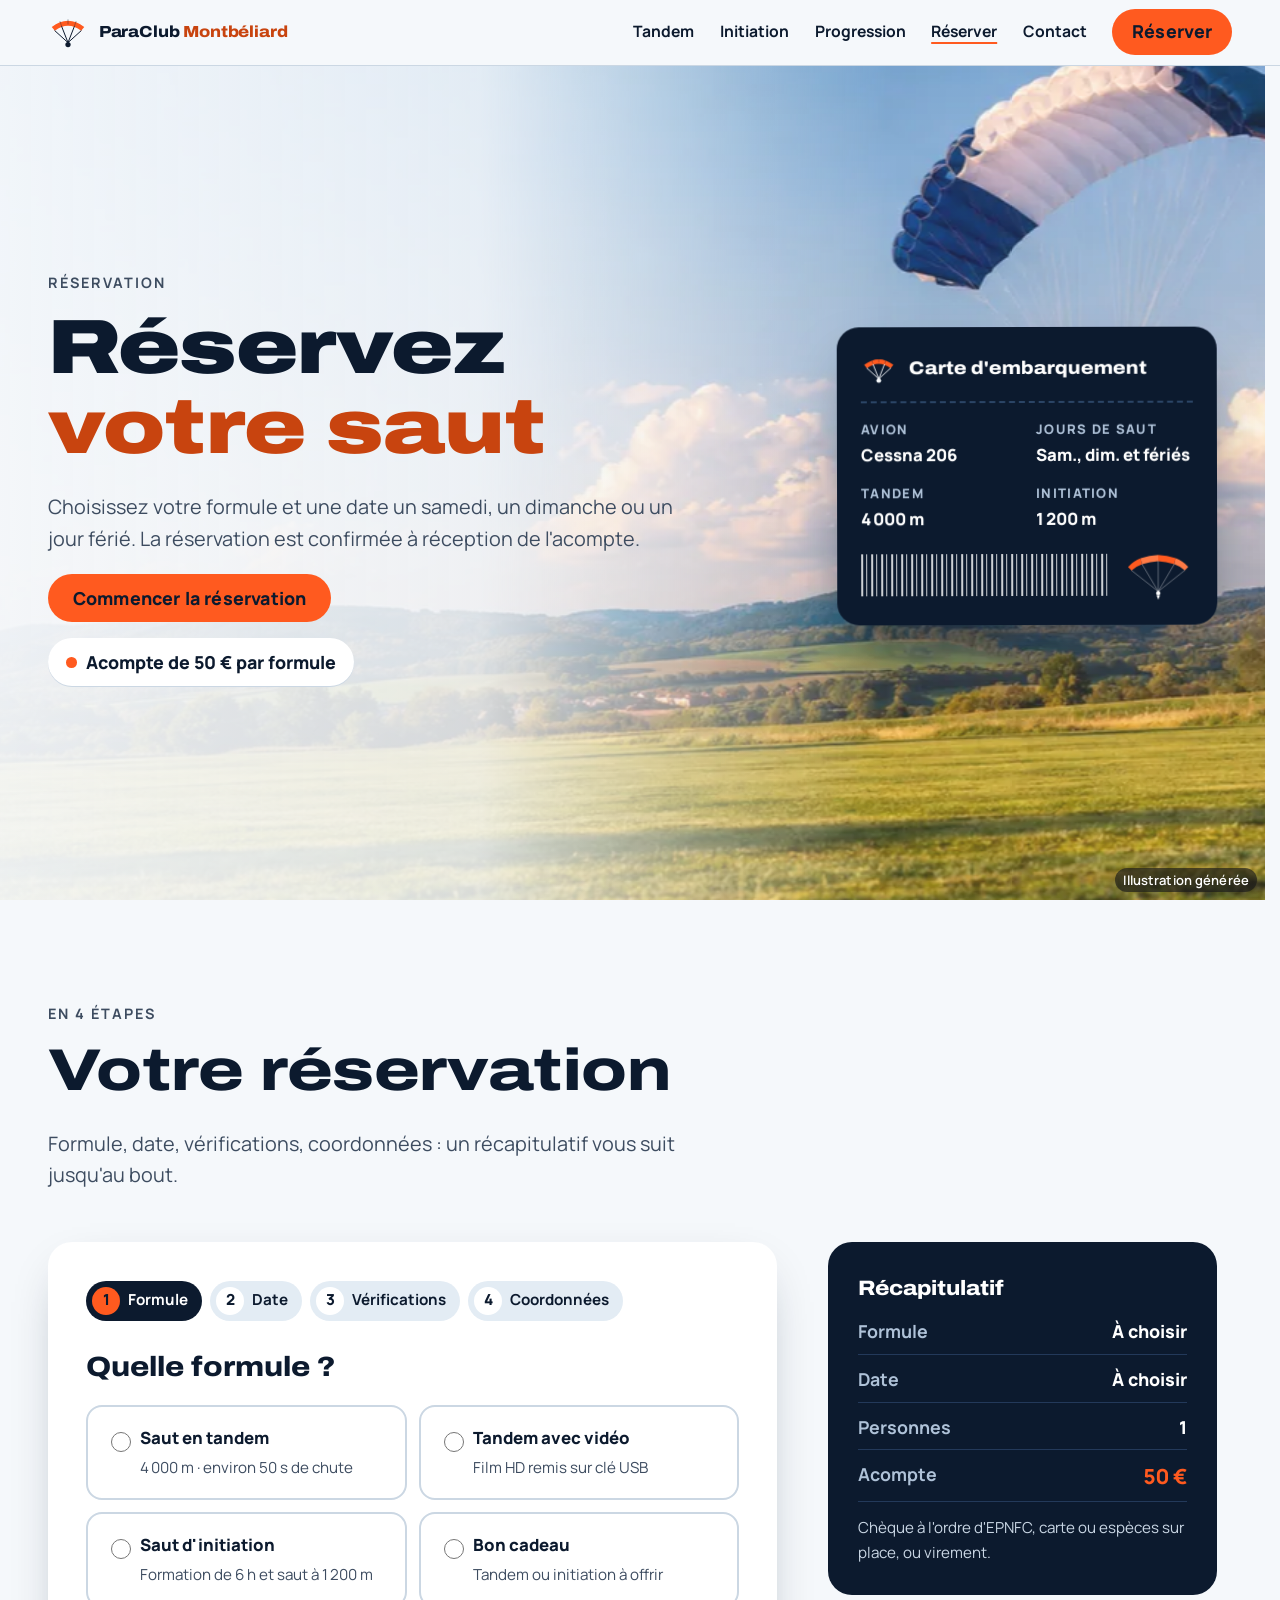
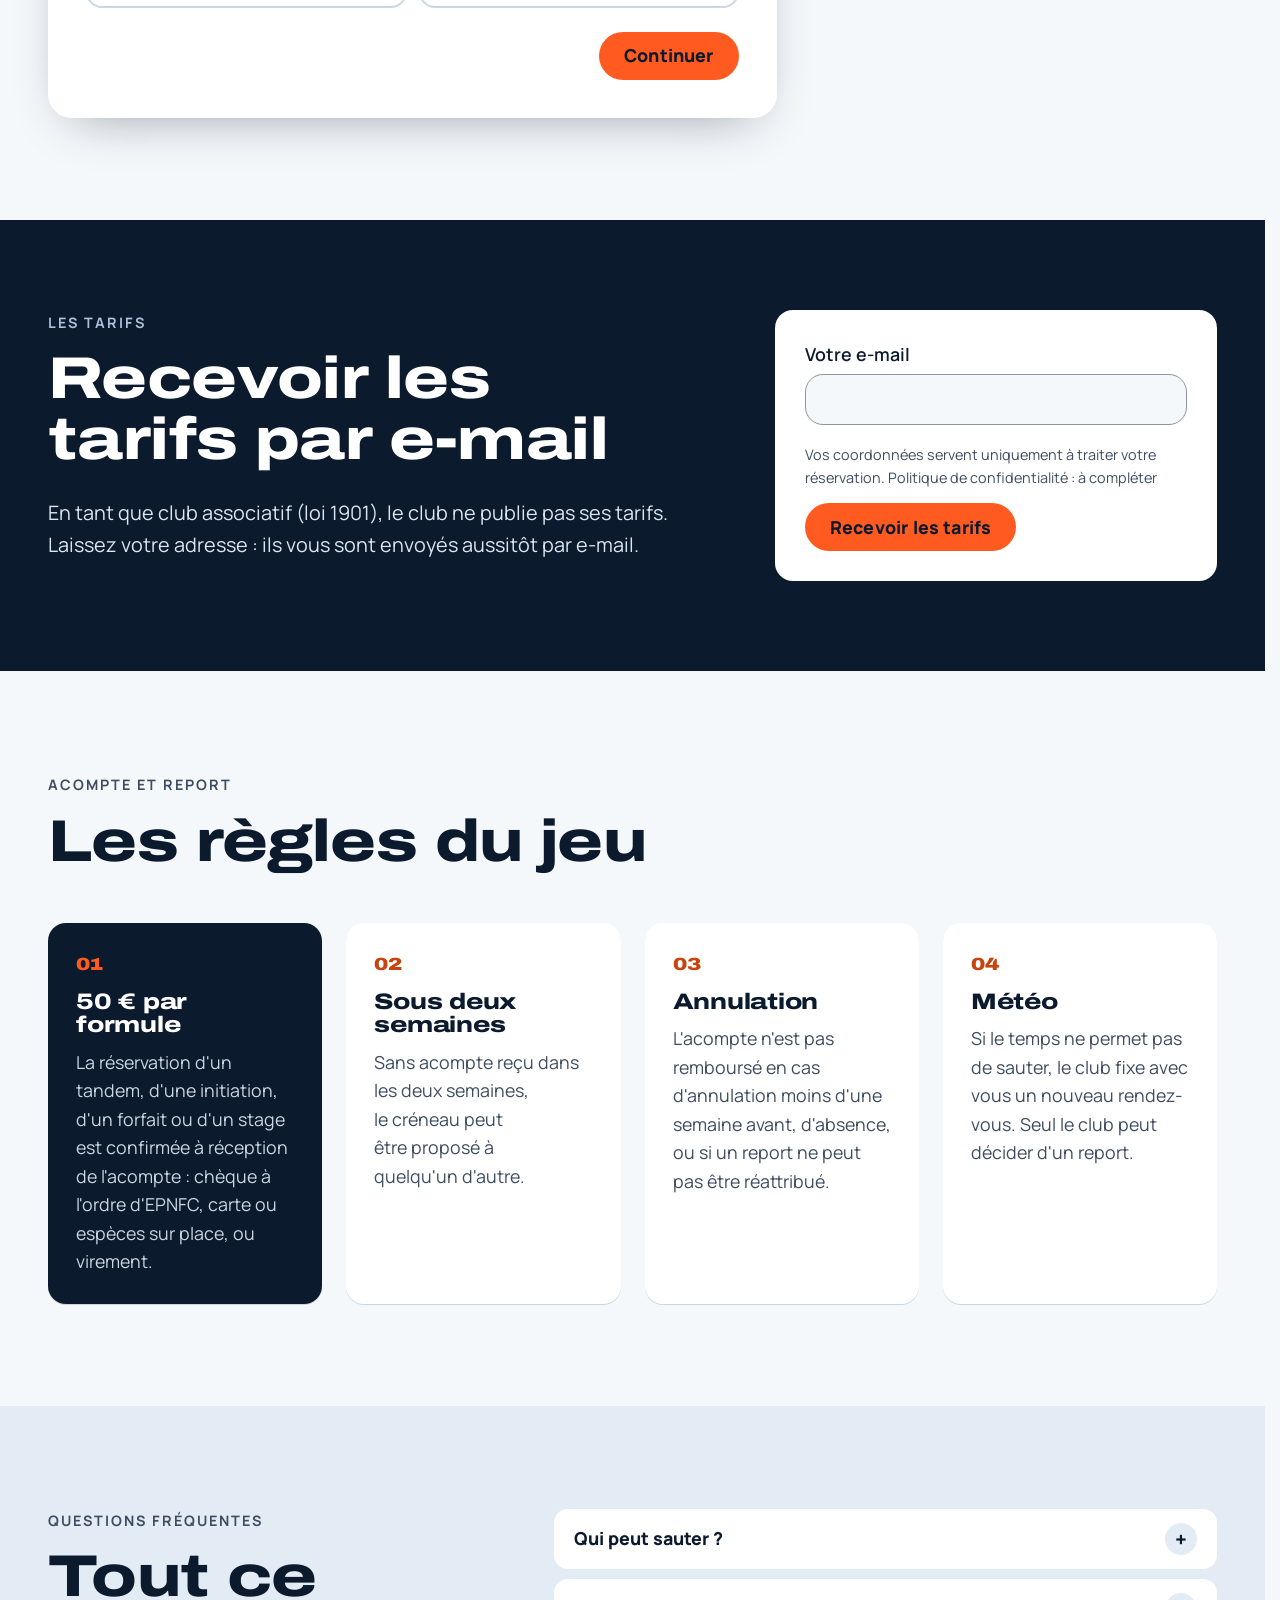
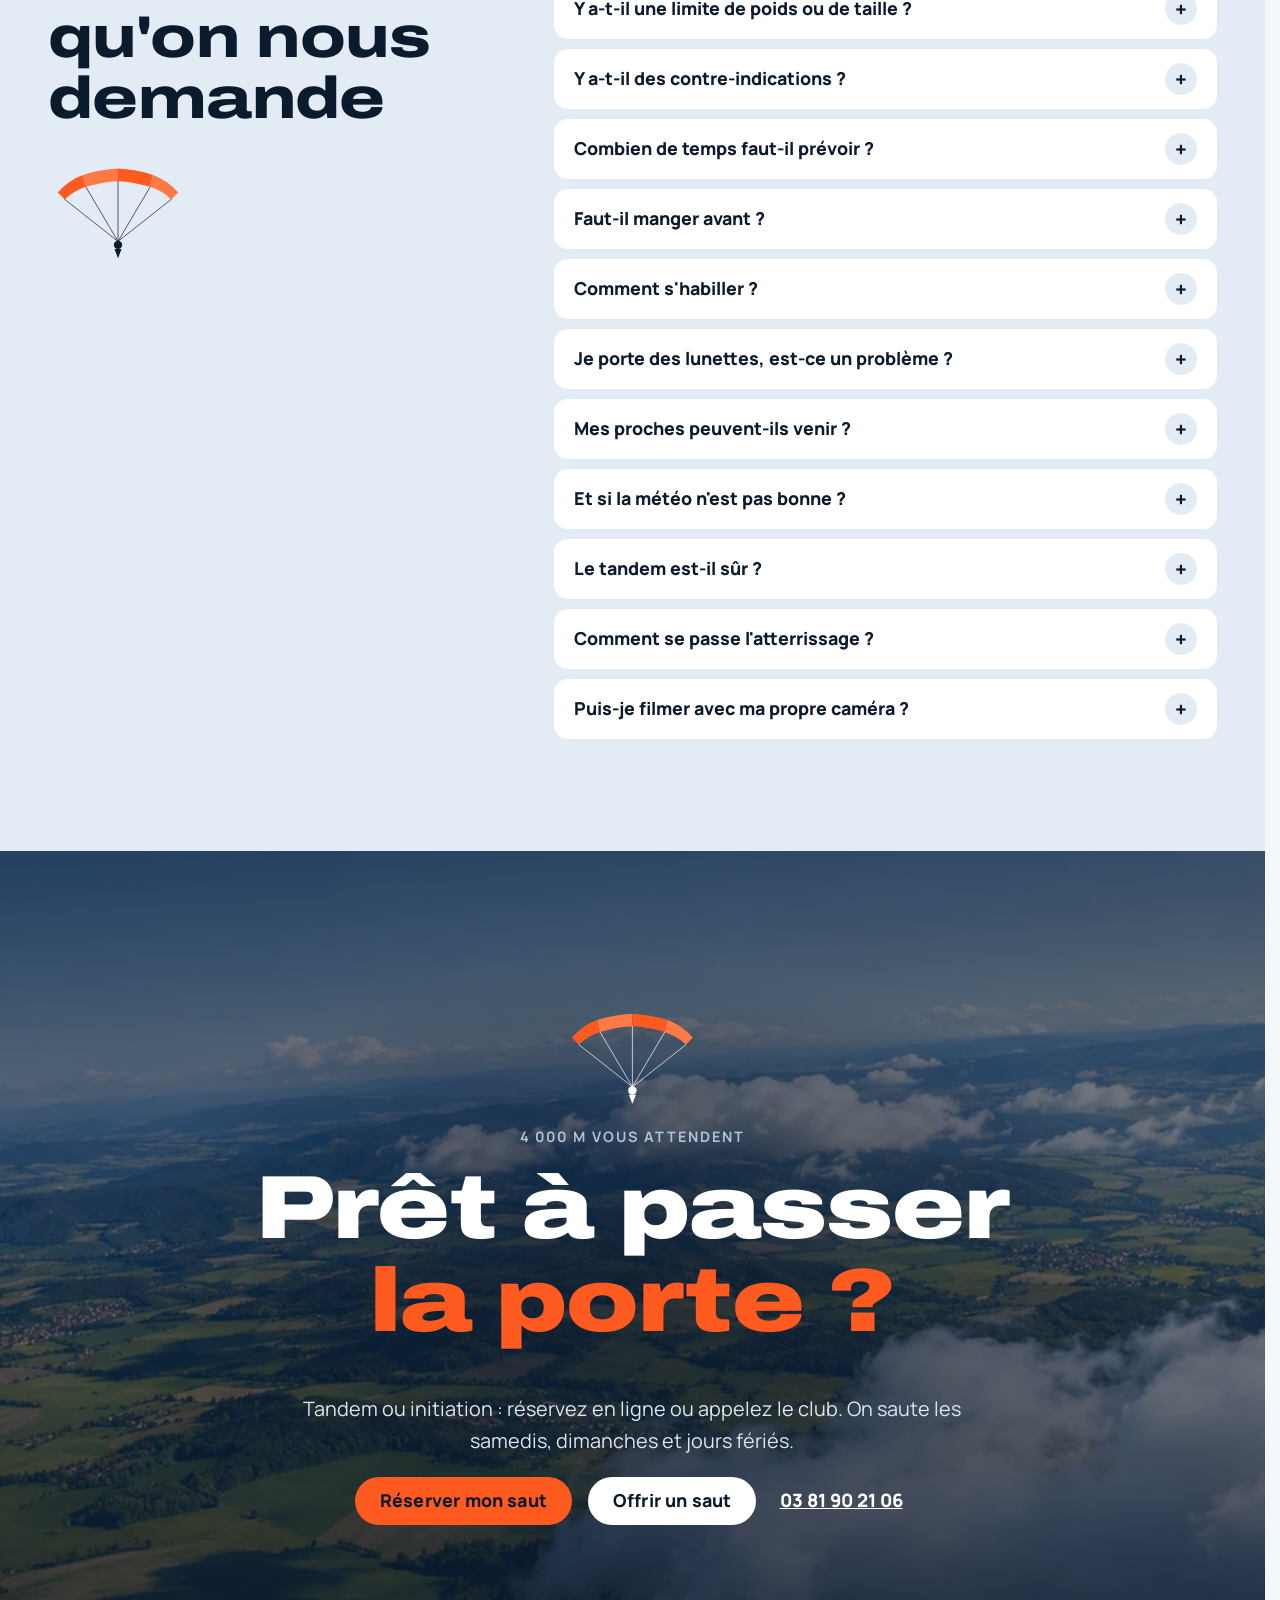
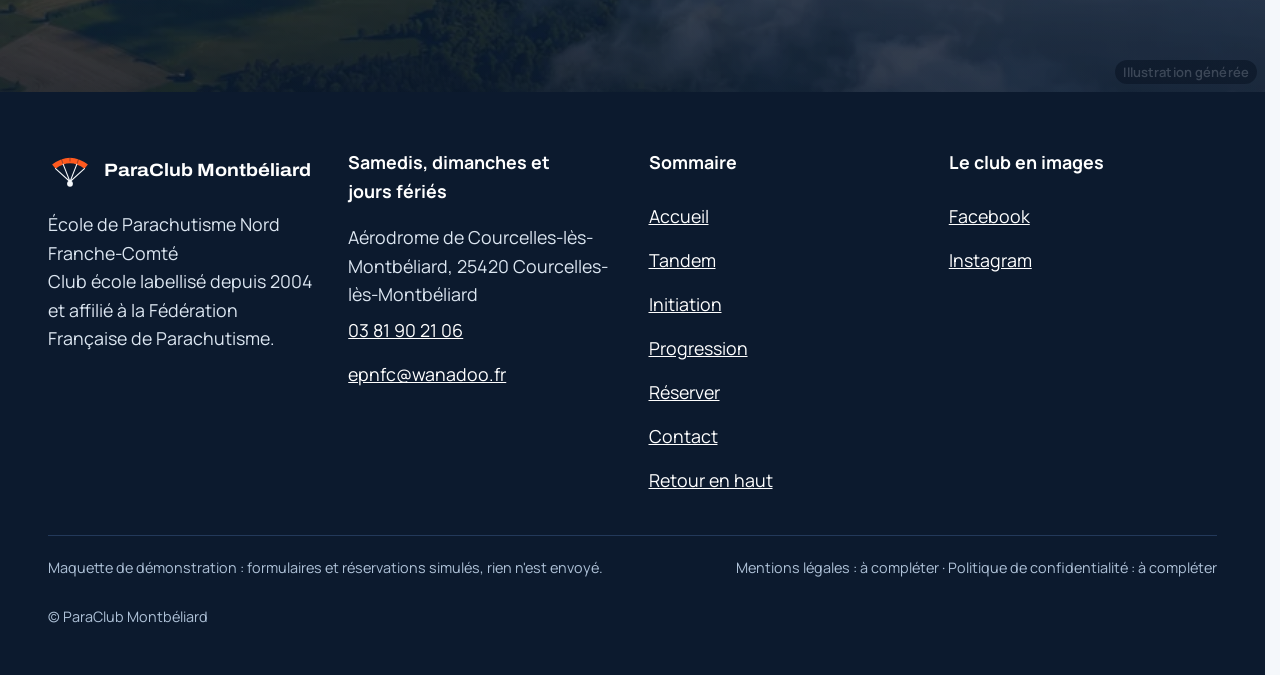
<file: reserver.html>
<!doctype html>
<html lang="fr" data-v="2" data-curseur>
<head>
<meta charset="utf-8">
<meta name="viewport" content="width=device-width, initial-scale=1, viewport-fit=cover">
<title>Réserver un saut en parachute : ParaClub Montbéliard</title>
<meta name="description" content="Réservez un tandem ou une initiation, recevez les tarifs par e-mail, offrez un saut. Acompte de 50 € par formule.">
<meta name="robots" content="noindex, nofollow">
<link rel="canonical" href="https://epnfc-maquette.vercel.app/reserver">
<style>:root{--fond:#F5F8FB;--texte:#0C1A2E;--voile-fond:#0C1A2E;--ouverture-fond:#0C1A2E;--menu-fond:#0C1A2E}:root { --entete-h: 72px; --barres-h: 0px; } html { background: var(--fond); color: var(--texte); scrollbar-gutter: stable; } body { margin: 0; background: var(--fond); } html.js:not(.secours):not([data-arrivee="retour"]) [data-anime] { opacity: 0; } html.js:not(.secours):not([data-arrivee="retour"]) [data-anime].vu { opacity: 1; } [data-voile] { position: fixed; inset: 0; z-index: 900; background: var(--voile-fond); transform: translateY(100%); visibility: hidden; pointer-events: none; } html[data-arrivee="voile"]:not(.voile-leve):not(.secours) [data-voile] { transform: none; visibility: visible; } html.secours [data-voile] { visibility: hidden !important; } .ouverture-panneau { position: fixed; inset: 0; z-index: 850; display: none; place-content: center; justify-items: center; background: var(--ouverture-fond, var(--voile-fond)); color: var(--fond); text-align: center; } html.js[data-arrivee="intro"]:not(.secours):not(.intro-finie) .ouverture-panneau { display: grid; } html.defilement-bloque, html.defilement-bloque body, html.js[data-arrivee="intro"]:not(.secours):not(.intro-finie), html.js[data-arrivee="intro"]:not(.secours):not(.intro-finie) body, html[data-arrivee="voile"]:not(.voile-leve):not(.secours), html[data-arrivee="voile"]:not(.voile-leve):not(.secours) body { overflow: hidden; } html.js[data-arrivee="intro"]:not(.secours):not(.intro-finie) { background-color: var(--ouverture-fond, var(--voile-fond)); } html[data-arrivee="voile"]:not(.voile-leve):not(.secours) { background-color: var(--voile-fond); }</style>
<script>(function () {
var d = document.documentElement, ss = null, ls = null;
try { ss = window.sessionStorage; ls = window.localStorage; } catch (e) {}
d.classList.add('js');
var nav = performance.getEntriesByType ? performance.getEntriesByType('navigation')[0] : null;
var type = nav ? nav.type : 'navigate';
var depart = null;
try { depart = JSON.parse(ss.getItem('socle:depart') || 'null'); ss.removeItem('socle:depart'); } catch (e) {}
if (depart && !(Date.now() - depart.t < 15000)) depart = null;
var mode = type === 'back_forward' ? 'retour' : type === 'reload' ? 'intro' : depart ? 'voile' : 'intro';
d.setAttribute('data-arrivee', mode);
if (mode === 'voile' && depart.couleur) d.style.setProperty('--voile-fond', depart.couleur);
if (type === 'reload' && 'scrollRestoration' in history) {
history.scrollRestoration = 'manual';
}
try {
var choisie = ls && ls.getItem('socle:langue');
var langue = (d.lang || '').slice(0, 2);
if (choisie && choisie !== langue && type === 'navigate' && !depart) {
var alt = document.querySelector('link[rel="alternate"][hreflang="' + choisie + '"]');
if (alt) location.replace(new URL(alt.href).pathname + location.search + location.hash);
}
} catch (e) {}
setTimeout(function () { if (!d.classList.contains('demarre')) d.classList.add('secours'); }, 2000);
})();</script>
<link rel="preload" href="/assets/fonts/archivo.woff2" as="font" type="font/woff2" crossorigin>
<link rel="stylesheet" href="/assets/css/socle.css?v=2">
<link rel="stylesheet" href="/assets/css/site.css?v=2">
<link rel="modulepreload" href="/assets/js/site.js?v=2">
<link rel="modulepreload" href="/assets/js/socle/index.js?v=2">
<script src="/assets/vendor/gsap.min.js" defer></script>
<script src="/assets/vendor/ScrollTrigger.min.js" defer></script>
<script src="/assets/vendor/SplitText.min.js" defer></script>
<script type="module" src="/assets/js/site.js?v=2"></script>
<meta name="theme-color" content="#0C1A2E">
<link rel="icon" href="/assets/images/favicon.svg" type="image/svg+xml">
<link rel="apple-touch-icon" href="/assets/images/apple-touch-icon.png">
<meta property="og:type" content="website">
<meta property="og:site_name" content="ParaClub Montbéliard">
<meta property="og:locale" content="fr_FR">
<meta property="og:title" content="Réserver un saut en parachute : ParaClub Montbéliard">
<meta property="og:description" content="Réservez un tandem ou une initiation, recevez les tarifs par e-mail, offrez un saut. Acompte de 50 € par formule.">
<meta property="og:url" content="https://epnfc-maquette.vercel.app/reserver">
<meta property="og:image" content="https://epnfc-maquette.vercel.app/assets/partage/reserver-fr.jpg">
<meta property="og:image:width" content="1200">
<meta property="og:image:height" content="630">
<meta property="og:image:alt" content="Réserver un saut au ParaClub Montbéliard">
<meta name="twitter:card" content="summary_large_image">
<script type="application/ld+json">{"@context":"https://schema.org","@type":"SportsActivityLocation","name":"ParaClub Montbéliard (École de Parachutisme Nord Franche-Comté)","url":"https://epnfc-maquette.vercel.app/","telephone":"+33381902106","email":"epnfc@wanadoo.fr","address":{"@type":"PostalAddress","streetAddress":"Aérodrome de Courcelles-lès-Montbéliard","postalCode":"25420","addressLocality":"Courcelles-lès-Montbéliard","addressCountry":"FR"},"description":"École de parachutisme labellisée depuis 2004, affiliée à la Fédération Française de Parachutisme : sauts en tandem, initiation, progression.","sameAs":["https://www.facebook.com/parachutismemontbeliard/","https://www.instagram.com/montbeliard_parachutisme/"]}</script>
</head>
<body id="haut">
<div data-voile data-forme="iris" aria-hidden="true"><div class="voile-contenu"><img class="voile-logo" src="/assets/images/logo-clair.svg" alt="" width="72" height="72"><span data-voile-libelle>Réserver</span></div></div>
<div class="ouverture-panneau" data-ouverture aria-hidden="true">
  <img class="ouverture-logo" src="/assets/images/logo-clair.svg" alt="" width="64" height="64" data-ouverture-objet>
  <p class="ouverture-nom">ParaClub <em>Montbéliard</em></p>
  <span class="ouverture-trait"></span>
  <p class="ouverture-ligne">École de parachutisme</p>
</div>
<a class="evitement" href="#contenu">Aller au contenu</a>
<header data-entete>
  <div class="entete-rangee">
    <a class="entete-logo" href="/" data-libelle="Accueil">
      <img src="/assets/images/logo.svg" alt="" width="40" height="40"><span class="entete-nom">ParaClub <em>Montbéliard</em></span>
    </a>
    <nav data-nav aria-label="Navigation principale">
      <ul><li><a href="/tandem" data-libelle="Tandem">Tandem</a></li><li><a href="/initiation" data-libelle="Initiation">Initiation</a></li><li><a href="/progression" data-libelle="Progression">Progression</a></li><li><a href="/reserver" data-libelle="Réserver" aria-current="page">Réserver</a></li><li><a href="/contact" data-libelle="Contact">Contact</a></li></ul>
    </nav>
    <div class="entete-actions">
      <a class="bouton" href="/reserver#reservation" data-libelle="Réserver">Réserver</a>
      <button type="button" data-menu-bouton aria-controls="menu" aria-expanded="false" data-libelle-ouvrir="Menu" data-libelle-fermer="Fermer"><span data-libelle-bouton>Menu</span></button>
      <a class="menu-sansjs" href="#menu" data-menu-lien>Menu</a>
    </div>
  </div>
</header>
<script>/* Avant le premier affichage : rangées de la navigation (même règle que ajusterNav dans assets/js/socle/entete.js)
   et hauteur réelle de l'en-tête, pour que rien ne saute quand le JavaScript du site prend la main. */
(function () {
  var h = document.documentElement, u = document.querySelector('[data-nav] ul'), e = document.querySelector('[data-entete]');
  if (u) {
    var deborde = function () { return u.scrollWidth > u.clientWidth + 1; }, c = deborde();
    if (c && window.matchMedia('(min-width: 900px)').matches) {
      h.classList.add('nav-deux-rangees'); c = deborde();
      if (c) { h.classList.add('nav-deux-lignes'); var a = u.querySelector('a'); c = !a || u.getBoundingClientRect().height > a.getBoundingClientRect().height * 2.5; }
      if (c) h.classList.remove('nav-deux-rangees', 'nav-deux-lignes');
    }
    if (c) h.classList.add('nav-compacte');
  }
  if (e) h.style.setProperty('--entete-h', Math.round(e.getBoundingClientRect().height) + 'px');
})();</script>
<span id="menu-ferme" aria-hidden="true"></span>
<div id="menu" data-menu role="dialog" aria-modal="true" aria-label="Menu">
  <p class="menu-sansjs-fermer"><a href="#menu-ferme">Fermer</a></p>
  <ul><li style="--i:0"><a href="/" class="menu-lien" data-libelle="Accueil">Accueil</a></li><li style="--i:1"><a href="/tandem" class="menu-lien" data-libelle="Tandem">Tandem</a></li><li style="--i:2"><a href="/initiation" class="menu-lien" data-libelle="Initiation">Initiation</a></li><li style="--i:3"><a href="/progression" class="menu-lien" data-libelle="Progression">Progression</a></li><li style="--i:4"><a href="/reserver" class="menu-lien" data-libelle="Réserver" aria-current="page">Réserver</a></li><li style="--i:5"><a href="/contact" class="menu-lien" data-libelle="Contact">Contact</a></li></ul>
  <p><a class="bouton" href="tel:+33381902106">Appeler 03 81 90 21 06</a></p>
</div>
<main id="contenu" tabindex="-1">
<section class="ouv ouv-resa" id="debut" data-ouverture-page>
  <figure class="media ouv-resa-media" data-grok data-fx="parallaxe" data-fx-force="8" style="--cadrage:62% 28%">
  <picture><source media="(max-width: 760px) and (orientation: portrait)" srcset="/assets/images/grok/reserver-ouverture-mobile-640.webp 640w, /assets/images/grok/reserver-ouverture-mobile-1080.webp 1080w" sizes="100vw">
    <img src="/assets/images/grok/reserver-ouverture-1280.webp" srcset="/assets/images/grok/reserver-ouverture-640.webp 640w, /assets/images/grok/reserver-ouverture-1280.webp 1280w, /assets/images/grok/reserver-ouverture-1920.webp 1920w" sizes="100vw" alt="Un parachutiste sous voile arrive au-dessus de la zone de saut" width="1280" height="720" fetchpriority="high" loading="eager" decoding="async">
  </picture><figcaption class="mention-ia">Illustration générée</figcaption>
</figure>
  <div class="conteneur ouv-resa-grille">
    <div class="ouv-texte">
      <p class="surtitre" data-anime="gsap">Réservation</p>
      <h1 class="ouv-titre" data-anime="gsap">Réservez <em>votre saut</em></h1>
      <p class="chapeau masque-ecran-bas" data-anime="gsap">Choisissez votre formule et une date un samedi, un dimanche ou un jour férié. La réservation est confirmée à réception de l&#39;acompte.</p>
      <p class="ouv-actions" data-anime="gsap"><a class="bouton" href="#reservation" data-action-principale data-survol="magnetique">Commencer la réservation</a></p>
      <p class="hero-info" data-info-cle data-anime="gsap"><span class="pastille" aria-hidden="true"></span>Acompte de 50 € par formule</p>
    </div>
    <article class="embarquement" data-effet="embarquement" data-iris-centre aria-label="Carte d&#39;embarquement">
      <div class="embarquement-tete"><img src="/assets/images/logo-clair.svg" alt="" width="36" height="36"><p>Carte d&#39;embarquement</p></div>
      <dl class="embarquement-infos">
        <div><dt>Avion</dt><dd>Cessna 206</dd></div>
        <div><dt>Jours de saut</dt><dd>Sam., dim. et fériés</dd></div>
        <div><dt>Tandem</dt><dd>4 000 m</dd></div>
        <div><dt>Initiation</dt><dd>1 200 m</dd></div>
      </dl>
      <div class="embarquement-pied"><span class="code-barres" aria-hidden="true"></span><svg class="voile-svg embarquement-voile" viewBox="0 0 200 150" aria-hidden="true" focusable="false">
  <g class="voile-caissons">
    <path class="voile-caisson" d="M14 52 Q30 34 50 27 L54 44 Q36 50 24 62 Z"/>
    <path class="voile-caisson voile-caisson--b" d="M50 27 Q75 19 100 18 L100 36 Q78 37 54 44 Z"/>
    <path class="voile-caisson" d="M100 18 Q125 19 150 27 L146 44 Q122 37 100 36 Z"/>
    <path class="voile-caisson voile-caisson--b" d="M150 27 Q170 34 186 52 L176 62 Q164 50 146 44 Z"/>
  </g>
  <g class="voile-suspentes" fill="none" stroke-width="1.4" stroke-linecap="round">
    <path d="M24 62 L100 122 M54 44 L100 122 M100 36 L100 122 M146 44 L100 122 M176 62 L100 122"/>
  </g>
  <g class="voile-pilote"><circle cx="100" cy="127" r="6"/><path d="M95 133 L100 146 L105 133 Z"/></g>
</svg></div>
    </article>
  </div>
</section>
<section class="resa" id="reservation">
  <div class="conteneur">
    <div class="tete-section">
      <p class="surtitre" data-anime>En 4 étapes</p>
      <h2 class="titre-section" data-anime="lignes">Votre réservation</h2>
      <p class="chapeau" data-anime>Formule, date, vérifications, coordonnées : un récapitulatif vous suit jusqu&#39;au bout.</p>
    </div>
    <form class="resa-grille" data-formulaire novalidate>
      <div class="resa-principal">
        <ol class="resa-puces" aria-label="En 4 étapes" data-anime="cascade">
          <li class="resa-puce"><span>1</span>Formule</li><li class="resa-puce"><span>2</span>Date</li><li class="resa-puce"><span>3</span>Vérifications</li><li class="resa-puce"><span>4</span>Coordonnées</li>
        </ol>
        <fieldset class="resa-etape">
          <legend>Quelle formule ?</legend>
          <div class="resa-formules"><label class="formule"><input type="radio" name="formule" value="tandem" data-libelle="Saut en tandem"><span class="formule-nom">Saut en tandem</span><span class="formule-detail">4 000 m · environ 50 s de chute</span></label><label class="formule"><input type="radio" name="formule" value="video" data-libelle="Tandem avec vidéo"><span class="formule-nom">Tandem avec vidéo</span><span class="formule-detail">Film HD remis sur clé USB</span></label><label class="formule"><input type="radio" name="formule" value="initiation" data-libelle="Saut d&#39;initiation"><span class="formule-nom">Saut d&#39;initiation</span><span class="formule-detail">Formation de 6 h et saut à 1 200 m</span></label><label class="formule"><input type="radio" name="formule" value="cadeau" data-libelle="Bon cadeau"><span class="formule-nom">Bon cadeau</span><span class="formule-detail">Tandem ou initiation à offrir</span></label></div>
          <p class="resa-nav"><button type="button" class="bouton" data-resa="suivant">Continuer</button></p>
        </fieldset>
        <fieldset class="resa-etape" hidden>
          <legend>Quel jour ?</legend>
          <p class="resa-aide">Seuls les samedis, dimanches et jours fériés sont proposés. Les jours passés sont grisés.</p>
          <p class="resa-aide resa-aide--cadeau">Pour un bon cadeau, la personne qui reçoit le saut choisira sa date.</p>
          <div class="calendrier" data-calendrier data-ferie="férié" data-aujourdhui="aujourd&#39;hui" data-cadeau="Pour un bon cadeau, la personne qui reçoit le saut choisira sa date.">
            <div class="cal-tete">
              <button type="button" class="cal-nav" data-cal="prec" aria-label="Mois précédent">←</button>
              <p class="cal-mois" aria-live="polite"></p>
              <button type="button" class="cal-nav" data-cal="suiv" aria-label="Mois suivant">→</button>
            </div>
            <div class="cal-jours" aria-hidden="true"><span>L</span><span>M</span><span>M</span><span>J</span><span>V</span><span>S</span><span>D</span></div>
            <div class="cal-grille"></div>
            <ul class="cal-legende"><li><i class="l-ouvert"></i>Jour de saut</li><li><i class="l-ferie"></i>Jour férié</li><li><i class="l-auj"></i>Aujourd&#39;hui</li></ul>
            <p class="champ-erreur cal-erreur" hidden>Quel jour ?</p>
          </div>
          <input type="hidden" name="date" value="">
          <p class="resa-nav"><button type="button" class="bouton bouton--contour" data-resa="precedent">Retour</button><button type="button" class="bouton" data-resa="suivant">Continuer</button></p>
        </fieldset>
        <fieldset class="resa-etape resa-verif" hidden>
          <legend>Quelques vérifications</legend>
          <div class="champ champ--court"><label for="resa-personnes">Nombre de personnes</label><select id="resa-personnes" name="personnes"><option value="1">1</option><option value="2">2</option><option value="3">3</option><option value="4">4</option><option value="5">5</option><option value="6">6</option></select></div>
          <label class="case"><input type="checkbox" name="v15"><span>Chaque personne aura 15 ans ou plus le jour du saut</span></label>
          <label class="case"><input type="checkbox" name="v90"><span>Chaque personne pèse 90 kg ou moins</span></label>
          <label class="case"><input type="checkbox" name="vcertif"><span>Chaque personne aura un certificat médical de moins d&#39;un an</span></label>
          <p class="champ-erreur verif-erreur" aria-live="polite" hidden>Cochez les trois vérifications pour continuer : en cas de doute, appelez le club.</p>
          <p class="resa-nav"><button type="button" class="bouton bouton--contour" data-resa="precedent">Retour</button><button type="button" class="bouton" data-resa="suivant">Continuer</button></p>
        </fieldset>
        <fieldset class="resa-etape" hidden>
          <legend>Coordonnées</legend>
          <div class="champ"><label for="resa-nom">Nom et prénom</label><input id="resa-nom" name="nom" autocomplete="name" required></div>
          <div class="champs-2">
            <div class="champ"><label for="resa-tel">Téléphone</label><input id="resa-tel" name="telephone" type="tel" autocomplete="tel" required></div>
            <div class="champ"><label for="resa-email">E-mail</label><input id="resa-email" name="email" type="email" autocomplete="email" required></div>
          </div>
          <div class="champ"><label for="resa-message">Un message pour le club (facultatif)</label><textarea id="resa-message" name="message" rows="3"></textarea></div>
          <p class="mention-donnees">Vos coordonnées servent uniquement à traiter votre réservation. Politique de confidentialité : à compléter</p>
          <p class="resa-nav"><button type="button" class="bouton bouton--contour" data-resa="precedent">Retour</button><button type="submit" class="bouton">Envoyer la demande</button></p>
          <p data-message-envoi hidden>Maquette : rien n&#39;a été envoyé. Sur le vrai site, le club confirmera votre date et l&#39;acompte à régler.</p>
        </fieldset>
      </div>
      <aside class="resa-recap" aria-live="polite">
        <p class="resa-recap-titre">Récapitulatif</p>
        <dl>
          <div><dt>Formule</dt><dd data-recap="formule">À choisir</dd></div>
          <div><dt>Date</dt><dd data-recap="date">À choisir</dd></div>
          <div><dt>Personnes</dt><dd data-recap="personnes">1</dd></div>
          <div class="resa-recap-acompte"><dt>Acompte</dt><dd data-recap="acompte" data-prix>50 €</dd></div>
        </dl>
        <p class="petit">Chèque à l&#39;ordre d&#39;EPNFC, carte ou espèces sur place, ou virement.</p>
      </aside>
    </form>
  </div>
</section>
<section class="tarifs" id="tarifs">
  <div class="conteneur tarifs-grille">
    <div>
      <p class="surtitre surtitre--clair" data-anime>Les tarifs</p>
      <h2 class="titre-section" data-anime="lignes">Recevoir les tarifs par e-mail</h2>
      <p class="chapeau" data-anime>En tant que club associatif (loi 1901), le club ne publie pas ses tarifs. Laissez votre adresse : ils vous sont envoyés aussitôt par e-mail.</p>
    </div>
    <form class="tarifs-form" data-formulaire novalidate data-anime>
      <div class="champ"><label for="tarifs-email">Votre e-mail</label><input id="tarifs-email" name="email" type="email" autocomplete="email" required></div>
      <p class="mention-donnees">Vos coordonnées servent uniquement à traiter votre réservation. Politique de confidentialité : à compléter</p>
      <button type="submit" class="bouton">Recevoir les tarifs</button>
      <p data-message-envoi hidden>Maquette : rien n&#39;a été envoyé. Sur le vrai site, les tarifs arrivent par e-mail automatique.</p>
    </form>
  </div>
</section>
<section class="acompte" id="acompte">
  <div class="conteneur">
    <div class="tete-section">
      <p class="surtitre" data-anime>Acompte et report</p>
      <h2 class="titre-section" data-anime="lignes">Les règles du jeu</h2>
    </div>
    <div class="pratique-grille" data-anime="cascade">
      <article class="pratique-carte pratique-carte--meteo"><p class="pratique-num">01</p><h3>50 € par formule</h3><p>La réservation d&#39;un tandem, d&#39;une initiation, d&#39;un forfait ou d&#39;un stage est confirmée à réception de l&#39;acompte : chèque à l&#39;ordre d&#39;EPNFC, carte ou espèces sur place, ou virement.</p></article><article class="pratique-carte"><p class="pratique-num">02</p><h3>Sous deux semaines</h3><p>Sans acompte reçu dans les deux semaines, le créneau peut être proposé à quelqu&#39;un d&#39;autre.</p></article><article class="pratique-carte"><p class="pratique-num">03</p><h3>Annulation</h3><p>L&#39;acompte n&#39;est pas remboursé en cas d&#39;annulation moins d&#39;une semaine avant, d&#39;absence, ou si un report ne peut pas être réattribué.</p></article><article class="pratique-carte"><p class="pratique-num">04</p><h3>Météo</h3><p>Si le temps ne permet pas de sauter, le club fixe avec vous un nouveau rendez-vous. Seul le club peut décider d&#39;un report.</p></article>
    </div>
  </div>
</section>
<section class="faq" id="faq">
  <div class="conteneur faq-grille">
    <div class="faq-tete">
      <p class="surtitre" data-anime>Questions fréquentes</p>
      <h2 class="titre-section" data-anime="lignes">Tout ce qu&#39;on nous demande</h2>
      <svg class="voile-svg faq-voile" viewBox="0 0 200 150" aria-hidden="true" focusable="false" data-effet="voile">
  <g class="voile-caissons">
    <path class="voile-caisson" d="M14 52 Q30 34 50 27 L54 44 Q36 50 24 62 Z"/>
    <path class="voile-caisson voile-caisson--b" d="M50 27 Q75 19 100 18 L100 36 Q78 37 54 44 Z"/>
    <path class="voile-caisson" d="M100 18 Q125 19 150 27 L146 44 Q122 37 100 36 Z"/>
    <path class="voile-caisson voile-caisson--b" d="M150 27 Q170 34 186 52 L176 62 Q164 50 146 44 Z"/>
  </g>
  <g class="voile-suspentes" fill="none" stroke-width="1.4" stroke-linecap="round">
    <path d="M24 62 L100 122 M54 44 L100 122 M100 36 L100 122 M146 44 L100 122 M176 62 L100 122"/>
  </g>
  <g class="voile-pilote"><circle cx="100" cy="127" r="6"/><path d="M95 133 L100 146 L105 133 Z"/></g>
</svg>
    </div>
    <div class="faq-liste" data-anime="cascade"><details class="faq-item"><summary>Qui peut sauter ?</summary><p>À partir de 15 ans, avec une morphologie adaptée et une bonne condition physique : il faut pouvoir bien lever les genoux et les pieds. Un certificat médical de non-contre-indication de moins d&#39;un an est demandé.</p></details><details class="faq-item"><summary>Y a-t-il une limite de poids ou de taille ?</summary><p>Le poids maximum est de 90 kg. Les harnais sont réglables, mais l&#39;adaptation devient difficile en dessous de 1,40 m.</p></details><details class="faq-item"><summary>Y a-t-il des contre-indications ?</summary><p>Pas de plongée dans les 48 heures avant le saut, pas d&#39;alcool dans les 12 heures avant, et pas de saut pendant une grossesse. Le club peut refuser un saut si le gabarit ou l&#39;état de santé n&#39;est pas compatible.</p></details><details class="faq-item"><summary>Combien de temps faut-il prévoir ?</summary><p>Une demi-journée pour un tandem, même si le saut lui-même dure environ 30 minutes. L&#39;heure du rendez-vous est l&#39;heure d&#39;arrivée sur le site, pas celle du saut. Pour une initiation, toute la journée, dès 8 h.</p></details><details class="faq-item"><summary>Faut-il manger avant ?</summary><p>Oui : sans avoir mangé, on risque des vertiges ou un malaise après l&#39;ouverture du parachute.</p></details><details class="faq-item"><summary>Comment s&#39;habiller ?</summary><p>Des vêtements décontractés adaptés à la saison, des baskets basses et un pull : il fait souvent plus frais en altitude. Une combinaison peut être prêtée.</p></details><details class="faq-item"><summary>Je porte des lunettes, est-ce un problème ?</summary><p>Non. Les lentilles sont plus confortables, mais des lunettes de chute sont fournies et se portent par-dessus les lunettes de vue.</p></details><details class="faq-item"><summary>Mes proches peuvent-ils venir ?</summary><p>Oui, famille et amis sont les bienvenus sur le terrain, sans approcher l&#39;avion ni la zone de saut. Le repas tiré du sac est possible sur place.</p></details><details class="faq-item"><summary>Et si la météo n&#39;est pas bonne ?</summary><p>Vent fort, pluie ou nuages trop bas empêchent le saut. La météo peut varier entre deux lieux proches : venez sur place, le club vous donne des consignes par téléphone en cas de doute. Un nouveau rendez-vous est fixé d&#39;un commun accord ; seul le club peut décider d&#39;un report.</p></details><details class="faq-item"><summary>Le tandem est-il sûr ?</summary><p>Le tandem est encadré en France par des qualifications strictes. Les moniteurs ont des milliers de sauts, les parachutes principaux sont pliés et vérifiés par des personnes qualifiées et des ouvreurs de sécurité déclenchent l&#39;ouverture automatiquement à une altitude donnée.</p></details><details class="faq-item"><summary>Comment se passe l&#39;atterrissage ?</summary><p>Le moniteur, professionnel diplômé, gère le posé pour qu&#39;il ne soit pas brutal. La position d&#39;atterrissage est répétée pendant le briefing.</p></details><details class="faq-item"><summary>Puis-je filmer avec ma propre caméra ?</summary><p>Non, les caméras personnelles de type GoPro sont interdites pour des raisons de sécurité. L&#39;option vidéo du club, avec un caméraman, se choisit à la réservation ou sur place.</p></details></div>
  </div>
</section>
<section class="appel" id="appel">
  <figure class="media appel-fond" data-grok data-fx="parallaxe" data-fx-force="12" style="--cadrage:50% 50%">
  <picture>
    <img src="/assets/images/grok/appel-fond-1280.webp" srcset="/assets/images/grok/appel-fond-640.webp 640w, /assets/images/grok/appel-fond-1280.webp 1280w, /assets/images/grok/appel-fond-1920.webp 1920w" sizes="100vw" alt="" width="1280" height="720" loading="lazy" decoding="async">
  </picture><figcaption class="mention-ia">Illustration générée</figcaption>
</figure>
  <div class="appel-contenu conteneur">
    <svg class="voile-svg appel-voile" viewBox="0 0 200 150" aria-hidden="true" focusable="false" data-effet="voile" data-grille="fil">
  <g class="voile-caissons">
    <path class="voile-caisson" d="M14 52 Q30 34 50 27 L54 44 Q36 50 24 62 Z"/>
    <path class="voile-caisson voile-caisson--b" d="M50 27 Q75 19 100 18 L100 36 Q78 37 54 44 Z"/>
    <path class="voile-caisson" d="M100 18 Q125 19 150 27 L146 44 Q122 37 100 36 Z"/>
    <path class="voile-caisson voile-caisson--b" d="M150 27 Q170 34 186 52 L176 62 Q164 50 146 44 Z"/>
  </g>
  <g class="voile-suspentes" fill="none" stroke-width="1.4" stroke-linecap="round">
    <path d="M24 62 L100 122 M54 44 L100 122 M100 36 L100 122 M146 44 L100 122 M176 62 L100 122"/>
  </g>
  <g class="voile-pilote"><circle cx="100" cy="127" r="6"/><path d="M95 133 L100 146 L105 133 Z"/></g>
</svg>
    <p class="surtitre surtitre--clair" data-anime>4 000 m vous attendent</p>
    <h2 class="appel-titre" data-anime="lignes">Prêt à passer <em>la porte ?</em></h2>
    <p class="appel-texte" data-anime>Tandem ou initiation : réservez en ligne ou appelez le club. On saute les samedis, dimanches et jours fériés.</p>
    <p class="appel-actions" data-anime>
      <a href="/reserver#reservation" class="bouton" data-libelle="Réserver" data-survol="magnetique">Réserver mon saut</a>
      <a href="/reserver?formule=cadeau#reservation" class="bouton bouton--clair" data-libelle="Réserver" data-survol="magnetique">Offrir un saut</a>
      <a class="appel-tel" href="tel:+33381902106">03 81 90 21 06</a>
    </p>
  </div>
</section>
</main>
<footer class="pied" id="pied">
  <div class="conteneur pied-grille">
    <div class="pied-marque">
      <p class="pied-logo"><img src="/assets/images/logo-clair.svg" alt="" width="44" height="44"><strong>ParaClub Montbéliard</strong></p>
      <p>École de Parachutisme Nord Franche-Comté<br>Club école labellisé depuis 2004 et affilié à la Fédération Française de Parachutisme.</p>
    </div>
    <div>
      <p><strong>Samedis, dimanches et jours fériés</strong></p>
      <p>Aérodrome de Courcelles-lès-Montbéliard, 25420 Courcelles-lès-Montbéliard<br><a href="tel:+33381902106">03 81 90 21 06</a><br><a href="mailto:epnfc@wanadoo.fr">epnfc@wanadoo.fr</a></p>
    </div>
    <nav aria-label="Sommaire">
      <p><strong>Sommaire</strong></p>
      <ul><li><a href="/" data-libelle="Accueil">Accueil</a></li><li><a href="/tandem" data-libelle="Tandem">Tandem</a></li><li><a href="/initiation" data-libelle="Initiation">Initiation</a></li><li><a href="/progression" data-libelle="Progression">Progression</a></li><li><a href="/reserver" data-libelle="Réserver" aria-current="page">Réserver</a></li><li><a href="/contact" data-libelle="Contact">Contact</a></li><li><a href="#haut" data-sans-transition>Retour en haut</a></li></ul>
    </nav>
    <div>
      <p><strong>Le club en images</strong></p>
      <ul>
        <li><a href="https://www.facebook.com/parachutismemontbeliard/" target="_blank" rel="noopener">Facebook<span class="visuellement-cache"> (nouvel onglet)</span></a></li>
        <li><a href="https://www.instagram.com/montbeliard_parachutisme/" target="_blank" rel="noopener">Instagram<span class="visuellement-cache"> (nouvel onglet)</span></a></li>
      </ul>
    </div>
  </div>
  <div class="conteneur pied-bas"><p>Maquette de démonstration : formulaires et réservations simulés, rien n&#39;est envoyé.</p><p>Mentions légales : à compléter · Politique de confidentialité : à compléter</p><p>© ParaClub Montbéliard</p></div>
</footer>
<div data-barre-fixe>
  <a class="bouton bouton--contour" href="tel:+33381902106">Appeler</a>
  <a class="bouton" href="/reserver#reservation" data-libelle="Réserver">Réserver</a>
</div>
</body>
</html>
</file>
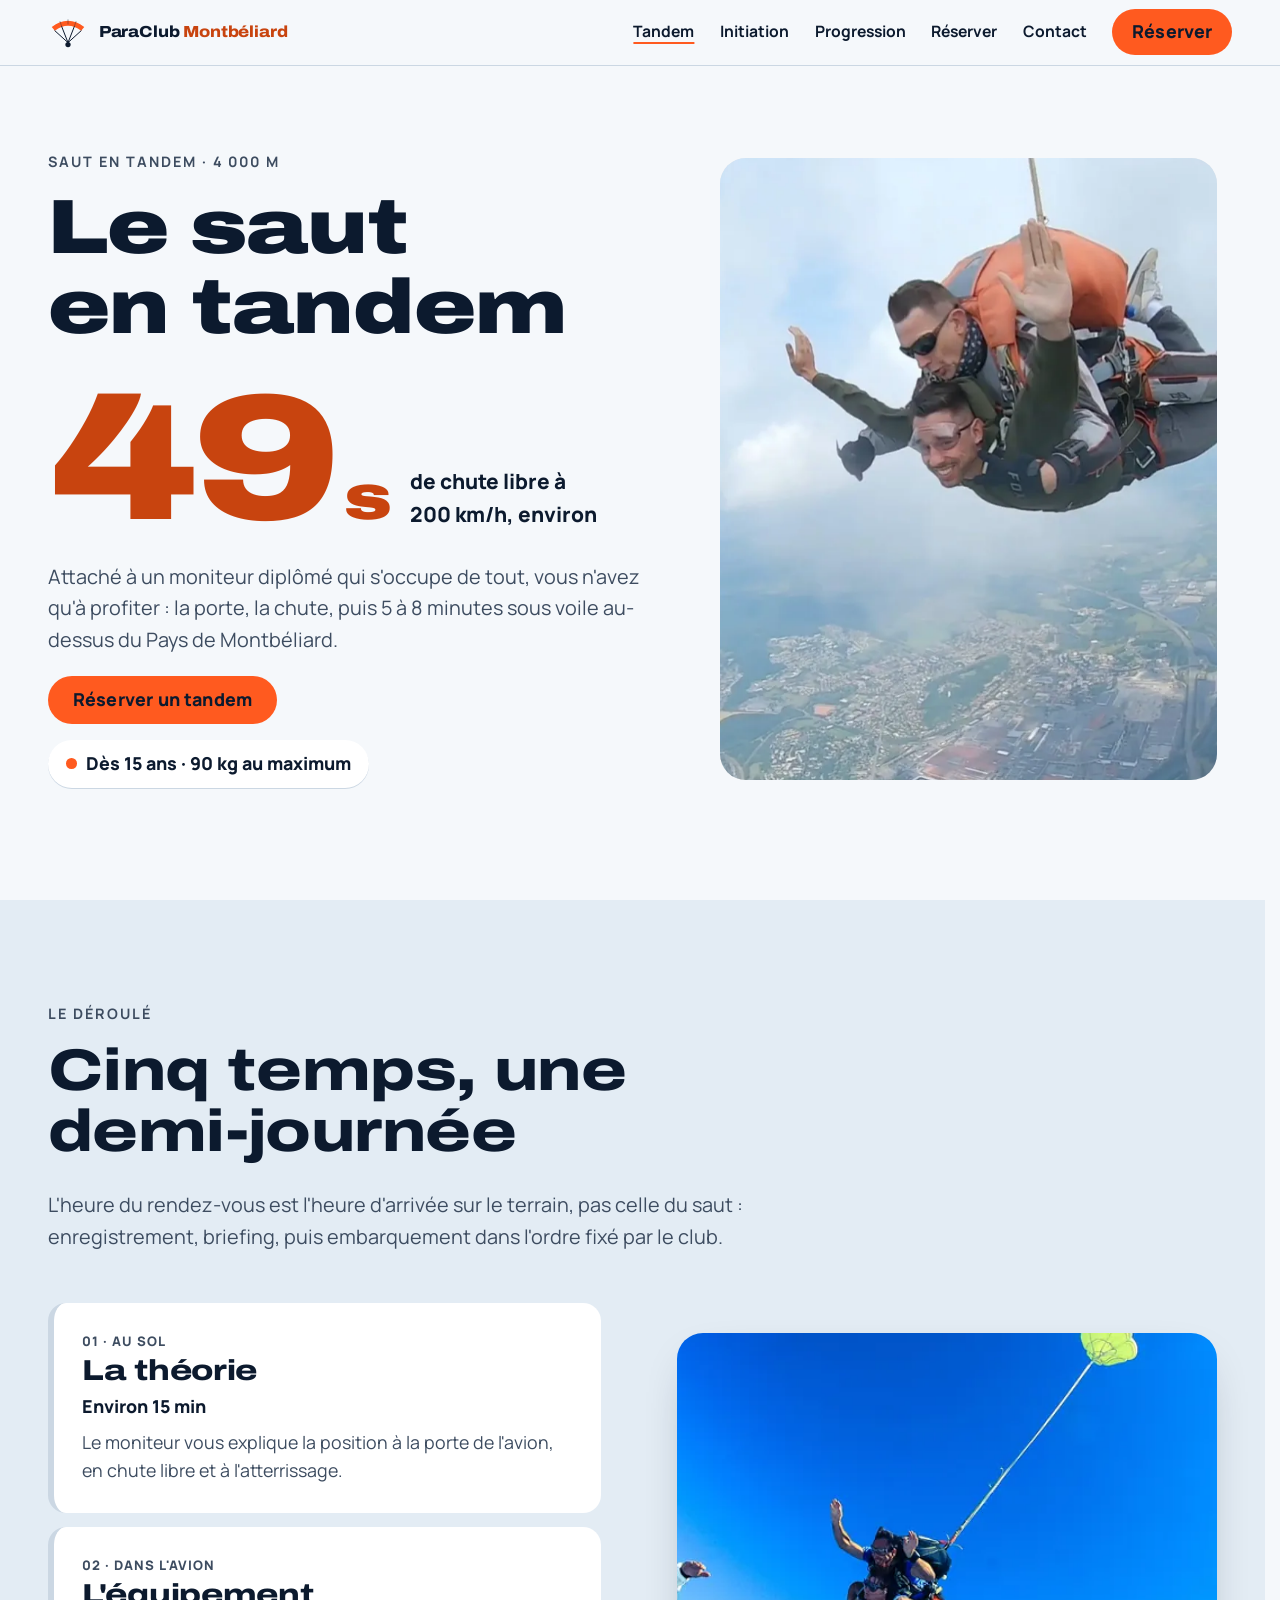
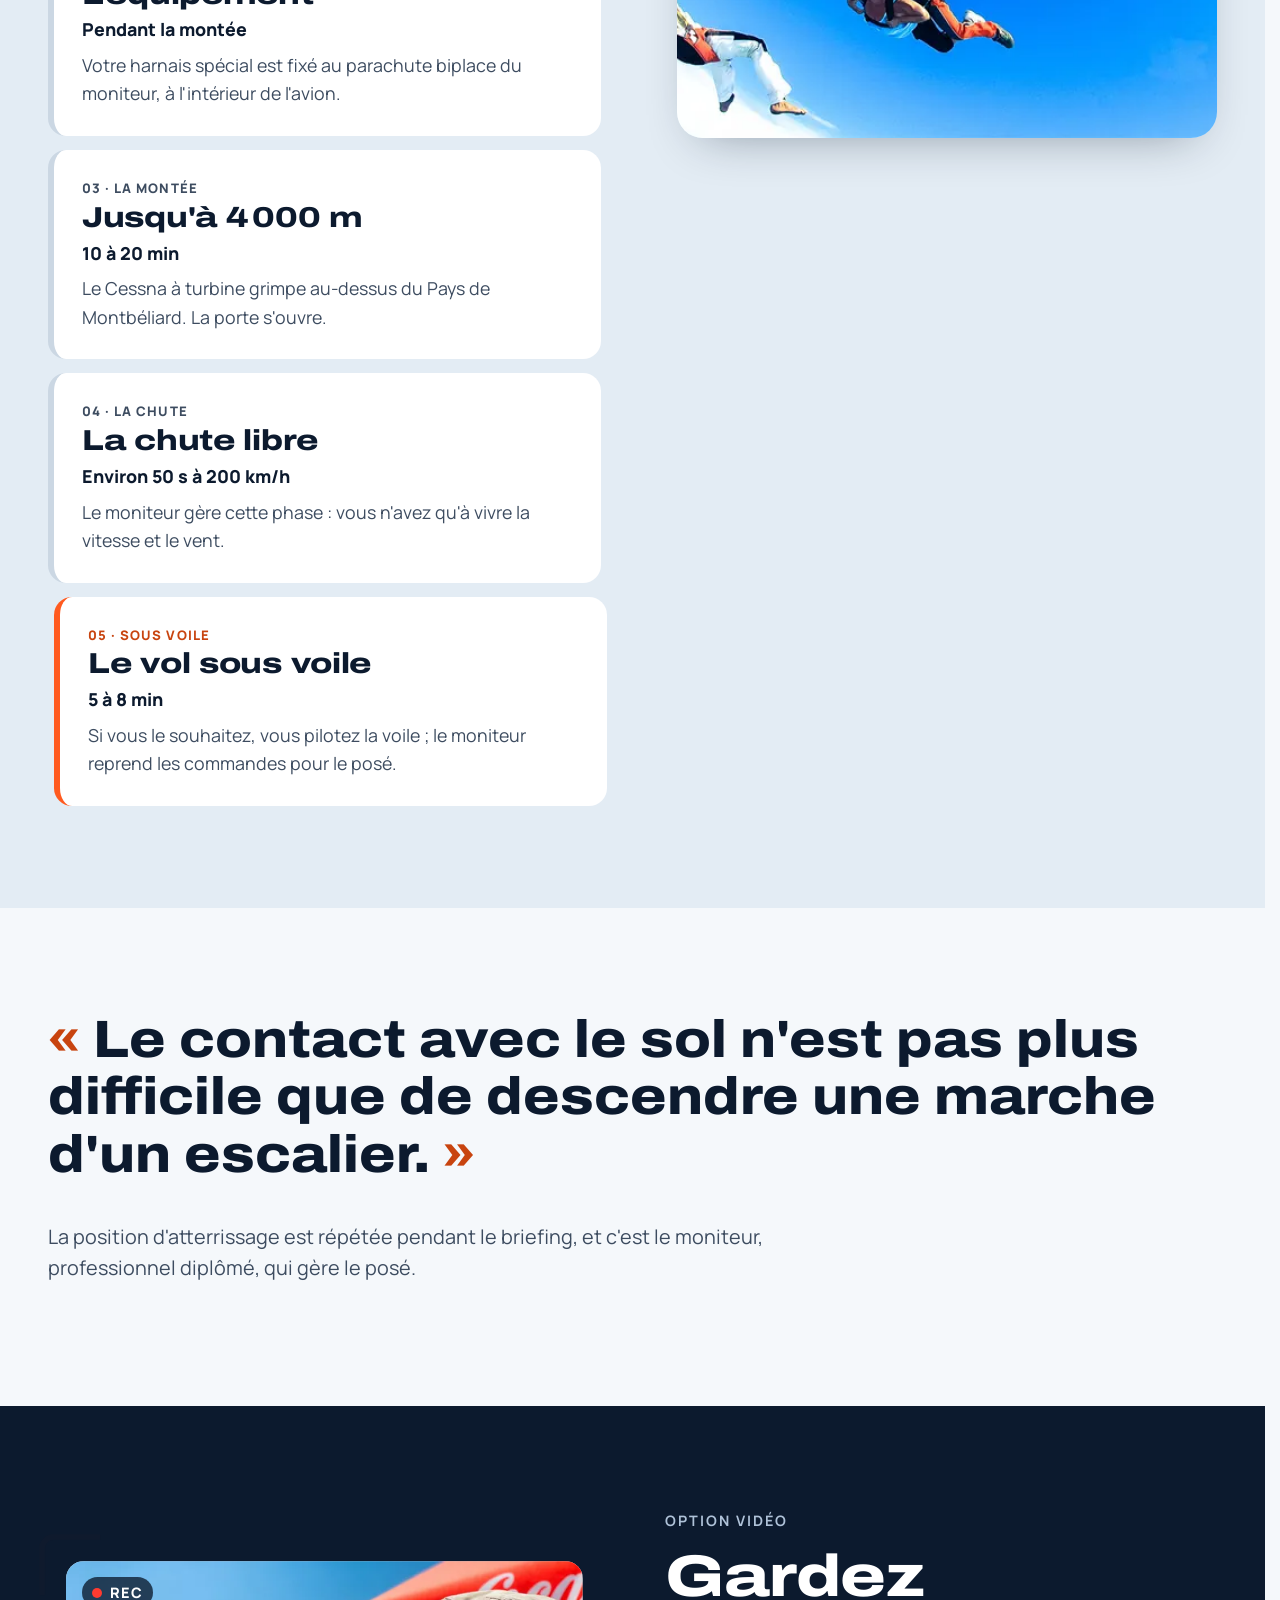
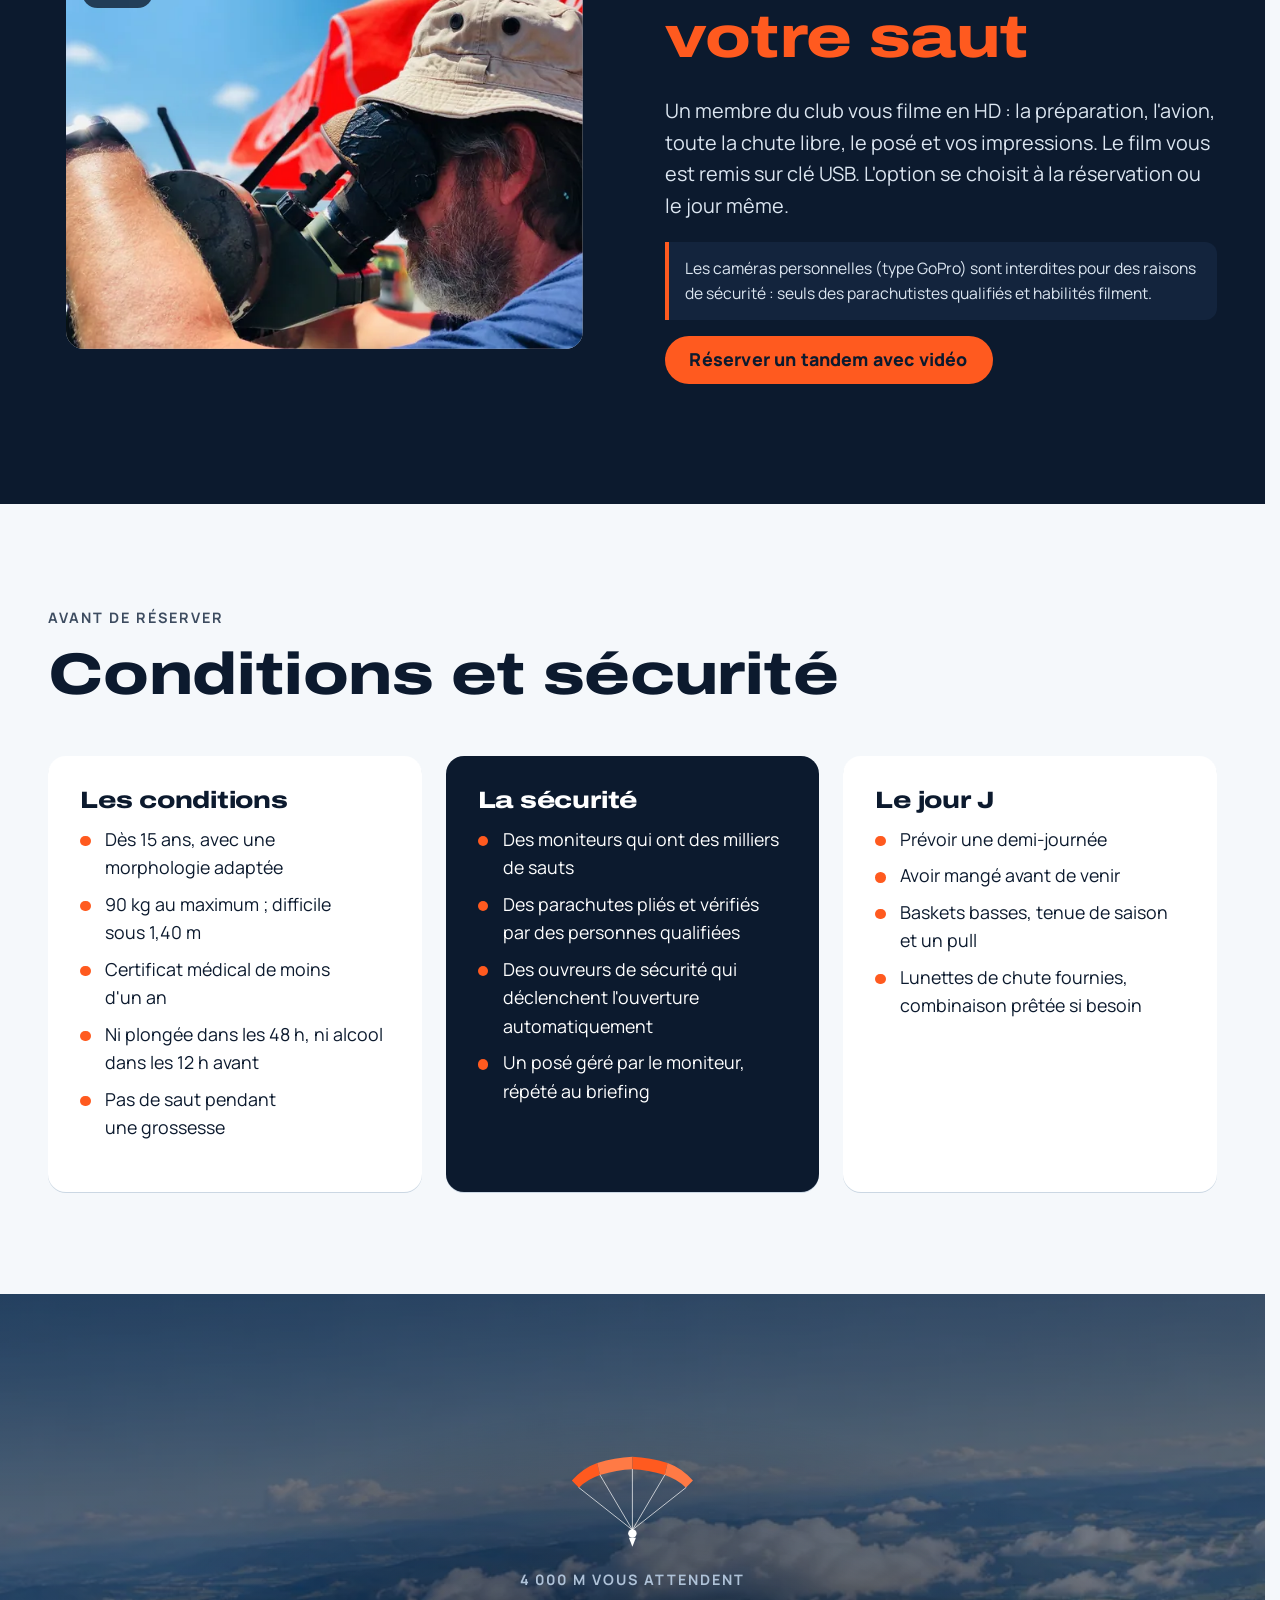
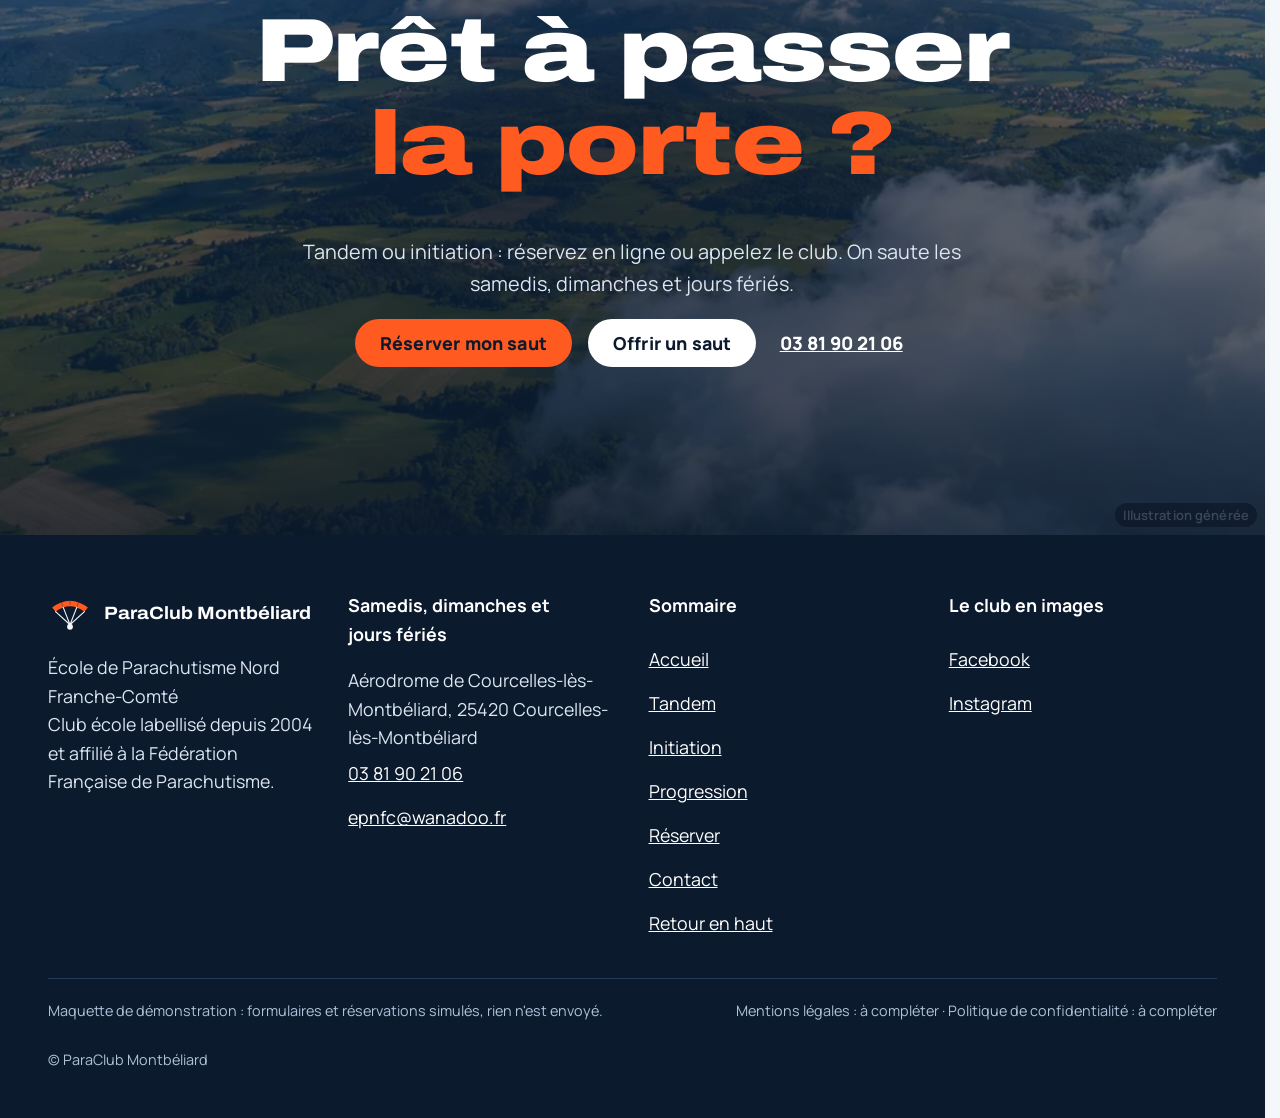
<file: tandem.html>
<!doctype html>
<html lang="fr" data-v="2" data-curseur>
<head>
<meta charset="utf-8">
<meta name="viewport" content="width=device-width, initial-scale=1, viewport-fit=cover">
<title>Saut en parachute en tandem à 4 000 m : ParaClub Montbéliard</title>
<meta name="description" content="Environ 50 secondes de chute libre à 200 km/h, attaché à un moniteur diplômé, puis 5 à 8 minutes sous voile. Déroulé, vidéo, conditions.">
<meta name="robots" content="noindex, nofollow">
<link rel="canonical" href="https://epnfc-maquette.vercel.app/tandem">
<style>:root{--fond:#F5F8FB;--texte:#0C1A2E;--voile-fond:#0C1A2E;--ouverture-fond:#0C1A2E;--menu-fond:#0C1A2E}:root { --entete-h: 72px; --barres-h: 0px; } html { background: var(--fond); color: var(--texte); scrollbar-gutter: stable; } body { margin: 0; background: var(--fond); } html.js:not(.secours):not([data-arrivee="retour"]) [data-anime] { opacity: 0; } html.js:not(.secours):not([data-arrivee="retour"]) [data-anime].vu { opacity: 1; } [data-voile] { position: fixed; inset: 0; z-index: 900; background: var(--voile-fond); transform: translateY(100%); visibility: hidden; pointer-events: none; } html[data-arrivee="voile"]:not(.voile-leve):not(.secours) [data-voile] { transform: none; visibility: visible; } html.secours [data-voile] { visibility: hidden !important; } .ouverture-panneau { position: fixed; inset: 0; z-index: 850; display: none; place-content: center; justify-items: center; background: var(--ouverture-fond, var(--voile-fond)); color: var(--fond); text-align: center; } html.js[data-arrivee="intro"]:not(.secours):not(.intro-finie) .ouverture-panneau { display: grid; } html.defilement-bloque, html.defilement-bloque body, html.js[data-arrivee="intro"]:not(.secours):not(.intro-finie), html.js[data-arrivee="intro"]:not(.secours):not(.intro-finie) body, html[data-arrivee="voile"]:not(.voile-leve):not(.secours), html[data-arrivee="voile"]:not(.voile-leve):not(.secours) body { overflow: hidden; } html.js[data-arrivee="intro"]:not(.secours):not(.intro-finie) { background-color: var(--ouverture-fond, var(--voile-fond)); } html[data-arrivee="voile"]:not(.voile-leve):not(.secours) { background-color: var(--voile-fond); }</style>
<script>(function () {
var d = document.documentElement, ss = null, ls = null;
try { ss = window.sessionStorage; ls = window.localStorage; } catch (e) {}
d.classList.add('js');
var nav = performance.getEntriesByType ? performance.getEntriesByType('navigation')[0] : null;
var type = nav ? nav.type : 'navigate';
var depart = null;
try { depart = JSON.parse(ss.getItem('socle:depart') || 'null'); ss.removeItem('socle:depart'); } catch (e) {}
if (depart && !(Date.now() - depart.t < 15000)) depart = null;
var mode = type === 'back_forward' ? 'retour' : type === 'reload' ? 'intro' : depart ? 'voile' : 'intro';
d.setAttribute('data-arrivee', mode);
if (mode === 'voile' && depart.couleur) d.style.setProperty('--voile-fond', depart.couleur);
if (type === 'reload' && 'scrollRestoration' in history) {
history.scrollRestoration = 'manual';
}
try {
var choisie = ls && ls.getItem('socle:langue');
var langue = (d.lang || '').slice(0, 2);
if (choisie && choisie !== langue && type === 'navigate' && !depart) {
var alt = document.querySelector('link[rel="alternate"][hreflang="' + choisie + '"]');
if (alt) location.replace(new URL(alt.href).pathname + location.search + location.hash);
}
} catch (e) {}
setTimeout(function () { if (!d.classList.contains('demarre')) d.classList.add('secours'); }, 2000);
})();</script>
<link rel="preload" href="/assets/fonts/archivo.woff2" as="font" type="font/woff2" crossorigin>
<link rel="stylesheet" href="/assets/css/socle.css?v=2">
<link rel="stylesheet" href="/assets/css/site.css?v=2">
<link rel="modulepreload" href="/assets/js/site.js?v=2">
<link rel="modulepreload" href="/assets/js/socle/index.js?v=2">
<script src="/assets/vendor/gsap.min.js" defer></script>
<script src="/assets/vendor/ScrollTrigger.min.js" defer></script>
<script src="/assets/vendor/SplitText.min.js" defer></script>
<script type="module" src="/assets/js/site.js?v=2"></script>
<meta name="theme-color" content="#0C1A2E">
<link rel="icon" href="/assets/images/favicon.svg" type="image/svg+xml">
<link rel="apple-touch-icon" href="/assets/images/apple-touch-icon.png">
<meta property="og:type" content="website">
<meta property="og:site_name" content="ParaClub Montbéliard">
<meta property="og:locale" content="fr_FR">
<meta property="og:title" content="Saut en parachute en tandem à 4 000 m : ParaClub Montbéliard">
<meta property="og:description" content="Environ 50 secondes de chute libre à 200 km/h, attaché à un moniteur diplômé, puis 5 à 8 minutes sous voile. Déroulé, vidéo, conditions.">
<meta property="og:url" content="https://epnfc-maquette.vercel.app/tandem">
<meta property="og:image" content="https://epnfc-maquette.vercel.app/assets/partage/tandem-fr.jpg">
<meta property="og:image:width" content="1200">
<meta property="og:image:height" content="630">
<meta property="og:image:alt" content="Saut en tandem au-dessus du Pays de Montbéliard">
<meta name="twitter:card" content="summary_large_image">
<script type="application/ld+json">{"@context":"https://schema.org","@type":"SportsActivityLocation","name":"ParaClub Montbéliard (École de Parachutisme Nord Franche-Comté)","url":"https://epnfc-maquette.vercel.app/","telephone":"+33381902106","email":"epnfc@wanadoo.fr","address":{"@type":"PostalAddress","streetAddress":"Aérodrome de Courcelles-lès-Montbéliard","postalCode":"25420","addressLocality":"Courcelles-lès-Montbéliard","addressCountry":"FR"},"description":"École de parachutisme labellisée depuis 2004, affiliée à la Fédération Française de Parachutisme : sauts en tandem, initiation, progression.","sameAs":["https://www.facebook.com/parachutismemontbeliard/","https://www.instagram.com/montbeliard_parachutisme/"]}</script>
</head>
<body id="haut">
<div data-voile data-forme="iris" aria-hidden="true"><div class="voile-contenu"><img class="voile-logo" src="/assets/images/logo-clair.svg" alt="" width="72" height="72"><span data-voile-libelle>Tandem</span></div></div>
<div class="ouverture-panneau" data-ouverture aria-hidden="true">
  <img class="ouverture-logo" src="/assets/images/logo-clair.svg" alt="" width="64" height="64" data-ouverture-objet>
  <p class="ouverture-nom">ParaClub <em>Montbéliard</em></p>
  <span class="ouverture-trait"></span>
  <p class="ouverture-ligne">École de parachutisme</p>
</div>
<a class="evitement" href="#contenu">Aller au contenu</a>
<header data-entete>
  <div class="entete-rangee">
    <a class="entete-logo" href="/" data-libelle="Accueil">
      <img src="/assets/images/logo.svg" alt="" width="40" height="40"><span class="entete-nom">ParaClub <em>Montbéliard</em></span>
    </a>
    <nav data-nav aria-label="Navigation principale">
      <ul><li><a href="/tandem" data-libelle="Tandem" aria-current="page">Tandem</a></li><li><a href="/initiation" data-libelle="Initiation">Initiation</a></li><li><a href="/progression" data-libelle="Progression">Progression</a></li><li><a href="/reserver" data-libelle="Réserver">Réserver</a></li><li><a href="/contact" data-libelle="Contact">Contact</a></li></ul>
    </nav>
    <div class="entete-actions">
      <a class="bouton" href="/reserver#reservation" data-libelle="Réserver">Réserver</a>
      <button type="button" data-menu-bouton aria-controls="menu" aria-expanded="false" data-libelle-ouvrir="Menu" data-libelle-fermer="Fermer"><span data-libelle-bouton>Menu</span></button>
      <a class="menu-sansjs" href="#menu" data-menu-lien>Menu</a>
    </div>
  </div>
</header>
<script>/* Avant le premier affichage : rangées de la navigation (même règle que ajusterNav dans assets/js/socle/entete.js)
   et hauteur réelle de l'en-tête, pour que rien ne saute quand le JavaScript du site prend la main. */
(function () {
  var h = document.documentElement, u = document.querySelector('[data-nav] ul'), e = document.querySelector('[data-entete]');
  if (u) {
    var deborde = function () { return u.scrollWidth > u.clientWidth + 1; }, c = deborde();
    if (c && window.matchMedia('(min-width: 900px)').matches) {
      h.classList.add('nav-deux-rangees'); c = deborde();
      if (c) { h.classList.add('nav-deux-lignes'); var a = u.querySelector('a'); c = !a || u.getBoundingClientRect().height > a.getBoundingClientRect().height * 2.5; }
      if (c) h.classList.remove('nav-deux-rangees', 'nav-deux-lignes');
    }
    if (c) h.classList.add('nav-compacte');
  }
  if (e) h.style.setProperty('--entete-h', Math.round(e.getBoundingClientRect().height) + 'px');
})();</script>
<span id="menu-ferme" aria-hidden="true"></span>
<div id="menu" data-menu role="dialog" aria-modal="true" aria-label="Menu">
  <p class="menu-sansjs-fermer"><a href="#menu-ferme">Fermer</a></p>
  <ul><li style="--i:0"><a href="/" class="menu-lien" data-libelle="Accueil">Accueil</a></li><li style="--i:1"><a href="/tandem" class="menu-lien" data-libelle="Tandem" aria-current="page">Tandem</a></li><li style="--i:2"><a href="/initiation" class="menu-lien" data-libelle="Initiation">Initiation</a></li><li style="--i:3"><a href="/progression" class="menu-lien" data-libelle="Progression">Progression</a></li><li style="--i:4"><a href="/reserver" class="menu-lien" data-libelle="Réserver">Réserver</a></li><li style="--i:5"><a href="/contact" class="menu-lien" data-libelle="Contact">Contact</a></li></ul>
  <p><a class="bouton" href="tel:+33381902106">Appeler 03 81 90 21 06</a></p>
</div>
<main id="contenu" tabindex="-1">
<section class="ouv ouv-tandem" id="debut" data-ouverture-page>
  <div class="conteneur ouv-tandem-grille">
    <div class="ouv-texte">
      <p class="surtitre" data-anime="gsap">Saut en tandem · 4 000 m</p>
      <h1 class="ouv-titre" data-anime="gsap">Le saut en tandem</h1>
      <p class="chrono" data-effet="chrono" data-iris-centre data-anime="gsap"><span class="chrono-chiffre"><span class="chrono-n chiffre">50</span><span class="chrono-u">s</span></span><span class="chrono-t">de chute libre à 200 km/h, environ</span></p>
      <p class="chapeau masque-ecran-bas" data-anime="gsap">Attaché à un moniteur diplômé qui s&#39;occupe de tout, vous n&#39;avez qu&#39;à profiter : la porte, la chute, puis 5 à 8 minutes sous voile au-dessus du Pays de Montbéliard.</p>
      <p class="ouv-actions" data-anime="gsap"><a href="/reserver?formule=tandem#reservation" class="bouton" data-libelle="Réserver" data-action-principale data-survol="magnetique">Réserver un tandem</a></p>
      <p class="hero-info" data-info-cle data-anime="gsap"><span class="pastille" aria-hidden="true"></span>Dès 15 ans · 90 kg au maximum</p>
    </div>
    <figure class="media ouv-tandem-media" data-fx="parallaxe" data-fx-force="8" style="--cadrage:46% 43%">
  <picture><source media="(max-width: 760px) and (orientation: portrait)" srcset="/assets/images/tandem-ouverture-mobile-640.webp 640w, /assets/images/tandem-ouverture-mobile-1080.webp 1080w" sizes="(max-width: 760px) 100vw, 42vw">
    <img src="/assets/images/tandem-ouverture-1100.webp" srcset="/assets/images/tandem-ouverture-480.webp 480w, /assets/images/tandem-ouverture-800.webp 800w, /assets/images/tandem-ouverture-1100.webp 1100w" sizes="(max-width: 760px) 100vw, 42vw" alt="Saut en tandem au-dessus du Pays de Montbéliard" width="1100" height="1375" fetchpriority="high" loading="eager" decoding="async">
  </picture>
</figure>
  </div>
</section>
<section class="etapes" id="deroule" data-effet="etapes">
  <div class="conteneur">
    <div class="tete-section">
      <p class="surtitre" data-anime>Le déroulé</p>
      <h2 class="titre-section" data-anime="lignes">Cinq temps, une demi-journée</h2>
      <p class="chapeau" data-anime>L&#39;heure du rendez-vous est l&#39;heure d&#39;arrivée sur le terrain, pas celle du saut : enregistrement, briefing, puis embarquement dans l&#39;ordre fixé par le club.</p>
    </div>
    <div class="etapes-grille">
      <ol class="etapes-liste"><li data-photo="0">
        <p class="etape-num">01 · Au sol</p>
        <h3>La théorie</h3>
        <p class="etapes-duree">Environ 15 min</p>
        <p>Le moniteur vous explique la position à la porte de l&#39;avion, en chute libre et à l&#39;atterrissage.</p>
      </li><li data-photo="0">
        <p class="etape-num">02 · Dans l&#39;avion</p>
        <h3>L&#39;équipement</h3>
        <p class="etapes-duree">Pendant la montée</p>
        <p>Votre harnais spécial est fixé au parachute biplace du moniteur, à l&#39;intérieur de l&#39;avion.</p>
      </li><li data-photo="0">
        <p class="etape-num">03 · La montée</p>
        <h3>Jusqu&#39;à 4 000 m</h3>
        <p class="etapes-duree">10 à 20 min</p>
        <p>Le Cessna à turbine grimpe au-dessus du Pays de Montbéliard. La porte s&#39;ouvre.</p>
      </li><li data-photo="">
        <p class="etape-num">04 · La chute</p>
        <h3>La chute libre</h3>
        <p class="etapes-duree">Environ 50 s à 200 km/h</p>
        <p>Le moniteur gère cette phase : vous n&#39;avez qu&#39;à vivre la vitesse et le vent.</p>
      </li><li data-photo="2">
        <p class="etape-num">05 · Sous voile</p>
        <h3>Le vol sous voile</h3>
        <p class="etapes-duree">5 à 8 min</p>
        <p>Si vous le souhaitez, vous pilotez la voile ; le moniteur reprend les commandes pour le posé.</p>
      </li></ol>
      <div class="etapes-colonne">
        <div class="etapes-cadre">
          <figure class="media etapes-photo" style="--cadrage:50% 50%">
  <picture>
    <img src="/assets/images/tandem-cabine-960.webp" srcset="/assets/images/tandem-cabine-480.webp 480w, /assets/images/tandem-cabine-640.webp 640w, /assets/images/tandem-cabine-960.webp 960w" sizes="(max-width: 760px) 100vw, 40vw" alt="Parachutistes assis dans la cabine du Cessna, porte ouverte, pendant la montée" width="960" height="640" loading="lazy" decoding="async">
  </picture>
</figure><figure class="media etapes-photo" style="--cadrage:50% 50%">
  <picture>
    <img src="/assets/images/tandem-sortie-960.webp" srcset="/assets/images/tandem-sortie-480.webp 480w, /assets/images/tandem-sortie-640.webp 640w, /assets/images/tandem-sortie-960.webp 960w" sizes="(max-width: 760px) 100vw, 40vw" alt="Un parachutiste casqué se prépare à sortir par la porte de l&#39;avion" width="960" height="1280" loading="lazy" decoding="async">
  </picture>
</figure><figure class="media etapes-photo" style="--cadrage:50% 50%">
  <picture>
    <img src="/assets/images/tandem-voile-960.webp" srcset="/assets/images/tandem-voile-480.webp 480w, /assets/images/tandem-voile-640.webp 640w, /assets/images/tandem-voile-960.webp 960w" sizes="(max-width: 760px) 100vw, 40vw" alt="Un tandem sous voile, accompagné d&#39;un parachutiste en chute" width="960" height="540" loading="lazy" decoding="async">
  </picture>
</figure>
        </div>
      </div>
    </div>
  </div>
</section>
<section class="pose" id="pose">
  <div class="conteneur">
    <p class="pose-citation" data-anime="mots">Le contact avec le sol n&#39;est pas plus difficile que de descendre une marche d&#39;un escalier.</p>
    <p class="chapeau" data-anime>La position d&#39;atterrissage est répétée pendant le briefing, et c&#39;est le moniteur, professionnel diplômé, qui gère le posé.</p>
  </div>
</section>
<section class="video" id="video">
  <div class="conteneur video-grille">
    <div class="video-cadre" data-effet="rec">
      <figure class="media video-media" data-anime="rideau" style="--cadrage:58% 50%">
  <picture>
    <img src="/assets/images/tandem-video-960.webp" srcset="/assets/images/tandem-video-480.webp 480w, /assets/images/tandem-video-640.webp 640w, /assets/images/tandem-video-960.webp 960w" sizes="(max-width: 760px) 100vw, 50vw" alt="Le caméraman du club, appareil photo et caméra fixés sur le casque" width="960" height="720" loading="lazy" decoding="async">
  </picture>
</figure>
      <span class="rec-coin rec-coin--hg" aria-hidden="true"></span><span class="rec-coin rec-coin--hd" aria-hidden="true"></span><span class="rec-coin rec-coin--bg" aria-hidden="true"></span><span class="rec-coin rec-coin--bd" aria-hidden="true"></span>
      <span class="rec" aria-hidden="true"><span class="rec-point"></span>REC</span>
    </div>
    <div>
      <p class="surtitre" data-anime>Option vidéo</p>
      <h2 class="titre-section" data-anime="lignes">Gardez <em>votre saut</em></h2>
      <p class="chapeau" data-anime>Un membre du club vous filme en HD : la préparation, l&#39;avion, toute la chute libre, le posé et vos impressions. Le film vous est remis sur clé USB. L&#39;option se choisit à la réservation ou le jour même.</p>
      <p class="note" data-anime>Les caméras personnelles (type GoPro) sont interdites pour des raisons de sécurité : seuls des parachutistes qualifiés et habilités filment.</p>
      <p data-anime><a href="/reserver?formule=video#reservation" class="bouton" data-libelle="Réserver">Réserver un tandem avec vidéo</a></p>
    </div>
  </div>
</section>
<section class="conditions" id="conditions">
  <div class="conteneur">
    <div class="tete-section">
      <p class="surtitre" data-anime>Avant de réserver</p>
      <h2 class="titre-section" data-anime="lignes">Conditions et sécurité</h2>
    </div>
    <div class="listes-grille" data-anime="cascade">
      <article class="liste-carte"><h3>Les conditions</h3><ul class="puces"><li>Dès 15 ans, avec une morphologie adaptée</li><li>90 kg au maximum ; difficile sous 1,40 m</li><li>Certificat médical de moins d&#39;un an</li><li>Ni plongée dans les 48 h, ni alcool dans les 12 h avant</li><li>Pas de saut pendant une grossesse</li></ul></article>
      <article class="liste-carte liste-carte--nuit"><h3>La sécurité</h3><ul class="puces"><li>Des moniteurs qui ont des milliers de sauts</li><li>Des parachutes pliés et vérifiés par des personnes qualifiées</li><li>Des ouvreurs de sécurité qui déclenchent l&#39;ouverture automatiquement</li><li>Un posé géré par le moniteur, répété au briefing</li></ul></article>
      <article class="liste-carte"><h3>Le jour J</h3><ul class="puces"><li>Prévoir une demi-journée</li><li>Avoir mangé avant de venir</li><li>Baskets basses, tenue de saison et un pull</li><li>Lunettes de chute fournies, combinaison prêtée si besoin</li></ul></article>
    </div>
  </div>
</section>
<section class="appel" id="appel">
  <figure class="media appel-fond" data-grok data-fx="parallaxe" data-fx-force="12" style="--cadrage:50% 50%">
  <picture>
    <img src="/assets/images/grok/appel-fond-1280.webp" srcset="/assets/images/grok/appel-fond-640.webp 640w, /assets/images/grok/appel-fond-1280.webp 1280w, /assets/images/grok/appel-fond-1920.webp 1920w" sizes="100vw" alt="" width="1280" height="720" loading="lazy" decoding="async">
  </picture><figcaption class="mention-ia">Illustration générée</figcaption>
</figure>
  <div class="appel-contenu conteneur">
    <svg class="voile-svg appel-voile" viewBox="0 0 200 150" aria-hidden="true" focusable="false" data-effet="voile" data-grille="fil">
  <g class="voile-caissons">
    <path class="voile-caisson" d="M14 52 Q30 34 50 27 L54 44 Q36 50 24 62 Z"/>
    <path class="voile-caisson voile-caisson--b" d="M50 27 Q75 19 100 18 L100 36 Q78 37 54 44 Z"/>
    <path class="voile-caisson" d="M100 18 Q125 19 150 27 L146 44 Q122 37 100 36 Z"/>
    <path class="voile-caisson voile-caisson--b" d="M150 27 Q170 34 186 52 L176 62 Q164 50 146 44 Z"/>
  </g>
  <g class="voile-suspentes" fill="none" stroke-width="1.4" stroke-linecap="round">
    <path d="M24 62 L100 122 M54 44 L100 122 M100 36 L100 122 M146 44 L100 122 M176 62 L100 122"/>
  </g>
  <g class="voile-pilote"><circle cx="100" cy="127" r="6"/><path d="M95 133 L100 146 L105 133 Z"/></g>
</svg>
    <p class="surtitre surtitre--clair" data-anime>4 000 m vous attendent</p>
    <h2 class="appel-titre" data-anime="lignes">Prêt à passer <em>la porte ?</em></h2>
    <p class="appel-texte" data-anime>Tandem ou initiation : réservez en ligne ou appelez le club. On saute les samedis, dimanches et jours fériés.</p>
    <p class="appel-actions" data-anime>
      <a href="/reserver?formule=tandem#reservation" class="bouton" data-libelle="Réserver" data-survol="magnetique">Réserver mon saut</a>
      <a href="/reserver?formule=cadeau#reservation" class="bouton bouton--clair" data-libelle="Réserver" data-survol="magnetique">Offrir un saut</a>
      <a class="appel-tel" href="tel:+33381902106">03 81 90 21 06</a>
    </p>
  </div>
</section>
</main>
<footer class="pied" id="pied">
  <div class="conteneur pied-grille">
    <div class="pied-marque">
      <p class="pied-logo"><img src="/assets/images/logo-clair.svg" alt="" width="44" height="44"><strong>ParaClub Montbéliard</strong></p>
      <p>École de Parachutisme Nord Franche-Comté<br>Club école labellisé depuis 2004 et affilié à la Fédération Française de Parachutisme.</p>
    </div>
    <div>
      <p><strong>Samedis, dimanches et jours fériés</strong></p>
      <p>Aérodrome de Courcelles-lès-Montbéliard, 25420 Courcelles-lès-Montbéliard<br><a href="tel:+33381902106">03 81 90 21 06</a><br><a href="mailto:epnfc@wanadoo.fr">epnfc@wanadoo.fr</a></p>
    </div>
    <nav aria-label="Sommaire">
      <p><strong>Sommaire</strong></p>
      <ul><li><a href="/" data-libelle="Accueil">Accueil</a></li><li><a href="/tandem" data-libelle="Tandem" aria-current="page">Tandem</a></li><li><a href="/initiation" data-libelle="Initiation">Initiation</a></li><li><a href="/progression" data-libelle="Progression">Progression</a></li><li><a href="/reserver" data-libelle="Réserver">Réserver</a></li><li><a href="/contact" data-libelle="Contact">Contact</a></li><li><a href="#haut" data-sans-transition>Retour en haut</a></li></ul>
    </nav>
    <div>
      <p><strong>Le club en images</strong></p>
      <ul>
        <li><a href="https://www.facebook.com/parachutismemontbeliard/" target="_blank" rel="noopener">Facebook<span class="visuellement-cache"> (nouvel onglet)</span></a></li>
        <li><a href="https://www.instagram.com/montbeliard_parachutisme/" target="_blank" rel="noopener">Instagram<span class="visuellement-cache"> (nouvel onglet)</span></a></li>
      </ul>
    </div>
  </div>
  <div class="conteneur pied-bas"><p>Maquette de démonstration : formulaires et réservations simulés, rien n&#39;est envoyé.</p><p>Mentions légales : à compléter · Politique de confidentialité : à compléter</p><p>© ParaClub Montbéliard</p></div>
</footer>
<div data-barre-fixe>
  <a class="bouton bouton--contour" href="tel:+33381902106">Appeler</a>
  <a class="bouton" href="/reserver#reservation" data-libelle="Réserver">Réserver</a>
</div>
</body>
</html>
</file>
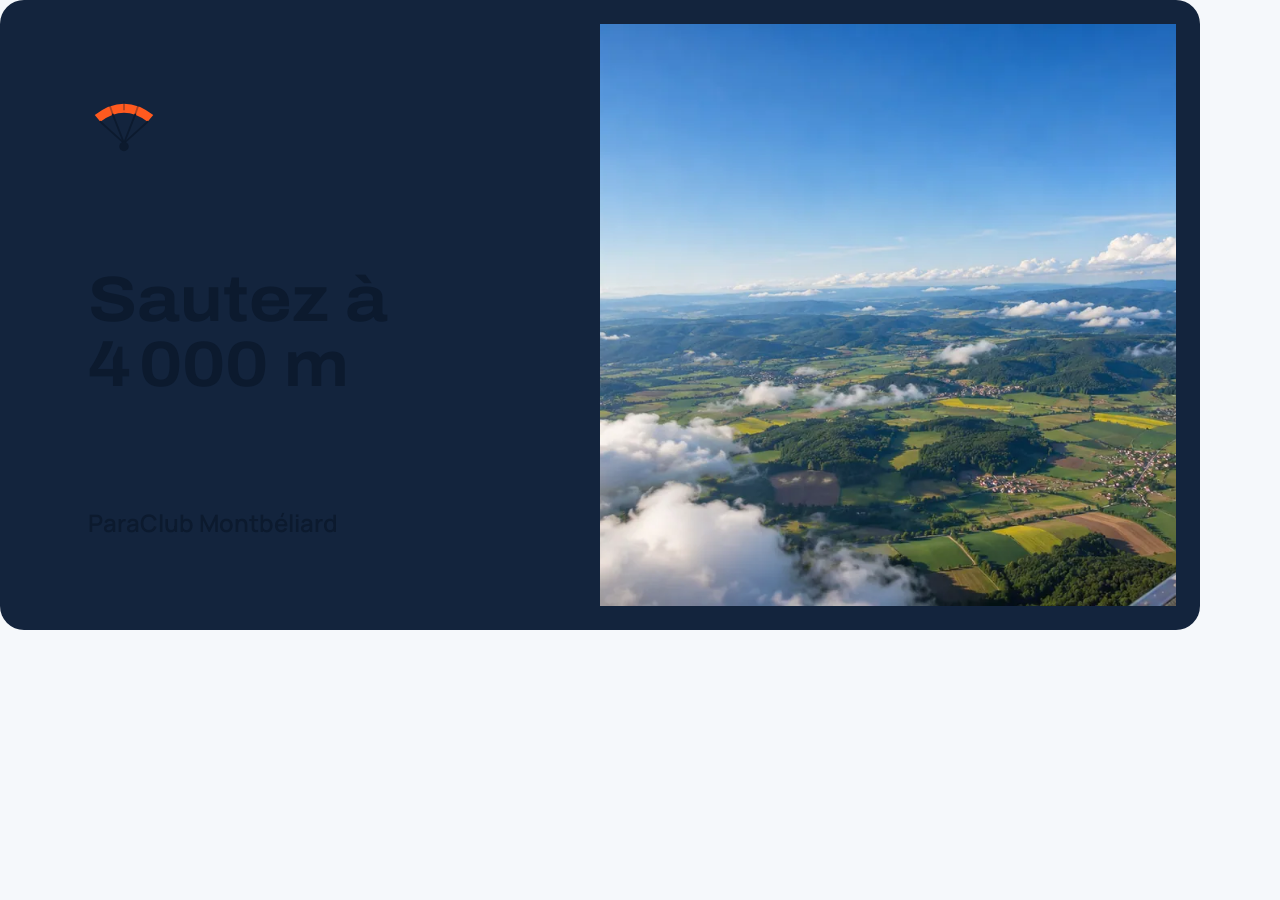
<file: _partage/accueil-fr.html>
<!doctype html>
<html lang="fr"><head><meta charset="utf-8">
<link rel="stylesheet" href="/assets/css/socle.css"><link rel="stylesheet" href="/assets/css/site.css">
<style>:root{--fond:#F5F8FB;--texte:#0C1A2E}
html,body{margin:0;width:1200px;height:630px;overflow:hidden;background:var(--fond);color:var(--texte)}
.carte{display:grid;grid-template-columns:1fr 1fr;width:1200px;height:630px}
.carte-texte{display:flex;flex-direction:column;justify-content:space-between;padding:64px}
.carte-texte img{width:72px;height:72px}
.carte-titre{font-family:var(--police-titres);font-size:64px;line-height:1.02;margin:0;text-wrap:balance}
.carte-nom{font-size:24px;font-weight:600;margin:0}
.carte-image{background:center/cover no-repeat}</style>
</head><body>
<div class="carte">
  <div class="carte-texte">
    <img src="/assets/images/logo.svg" alt="">
    <p class="carte-titre">Sautez à 4 000 m</p>
    <p class="carte-nom">ParaClub Montbéliard</p>
  </div>
  <div class="carte-image" style="background-image:url('/assets/images/grok/accueil-ouverture-1280.webp')"></div>
</div>
</body></html>
</file>
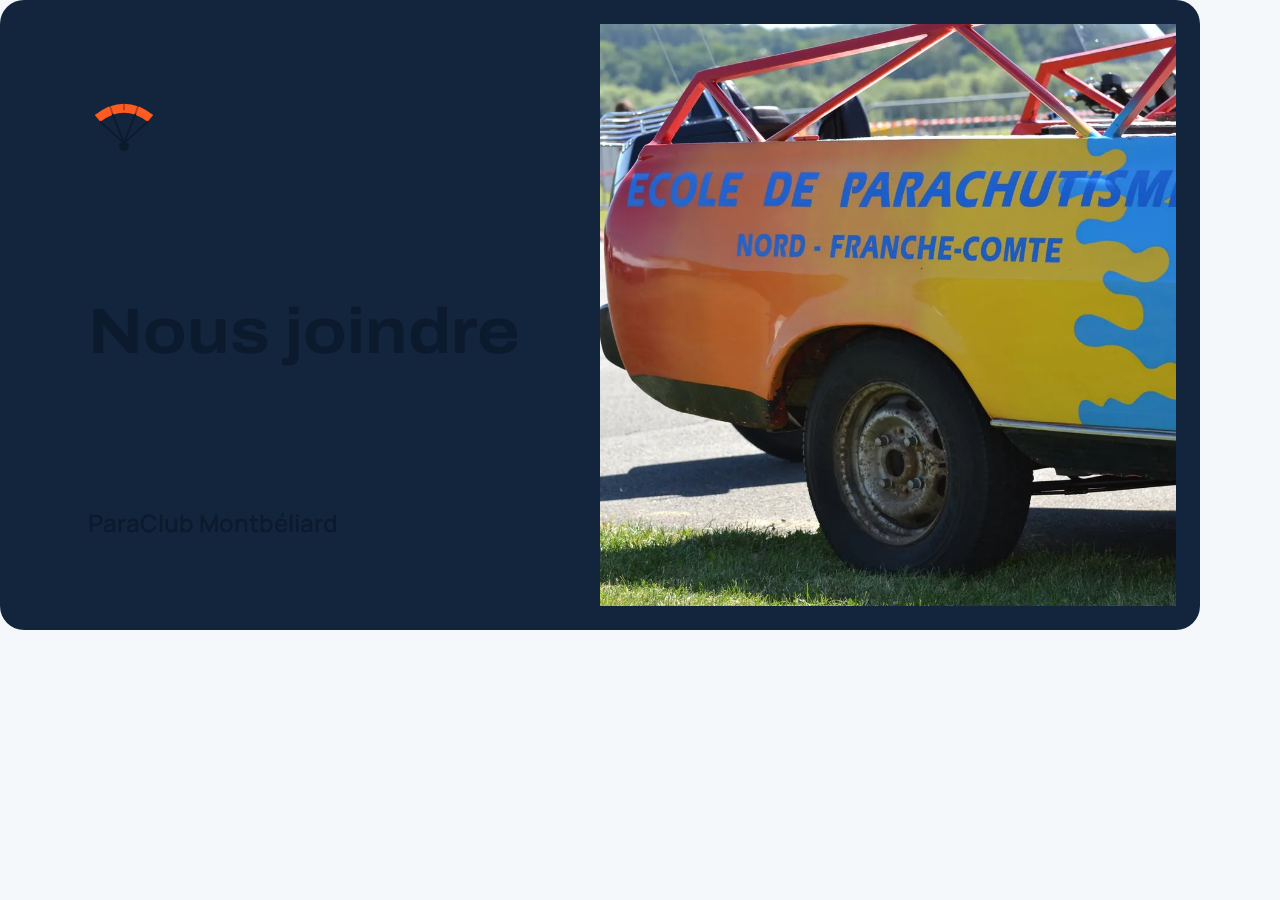
<file: _partage/contact-fr.html>
<!doctype html>
<html lang="fr"><head><meta charset="utf-8">
<link rel="stylesheet" href="/assets/css/socle.css"><link rel="stylesheet" href="/assets/css/site.css">
<style>:root{--fond:#F5F8FB;--texte:#0C1A2E}
html,body{margin:0;width:1200px;height:630px;overflow:hidden;background:var(--fond);color:var(--texte)}
.carte{display:grid;grid-template-columns:1fr 1fr;width:1200px;height:630px}
.carte-texte{display:flex;flex-direction:column;justify-content:space-between;padding:64px}
.carte-texte img{width:72px;height:72px}
.carte-titre{font-family:var(--police-titres);font-size:64px;line-height:1.02;margin:0;text-wrap:balance}
.carte-nom{font-size:24px;font-weight:600;margin:0}
.carte-image{background:center/cover no-repeat}</style>
</head><body>
<div class="carte">
  <div class="carte-texte">
    <img src="/assets/images/logo.svg" alt="">
    <p class="carte-titre">Nous joindre</p>
    <p class="carte-nom">ParaClub Montbéliard</p>
  </div>
  <div class="carte-image" style="background-image:url('/assets/images/contact-ouverture-1280.webp')"></div>
</div>
</body></html>
</file>
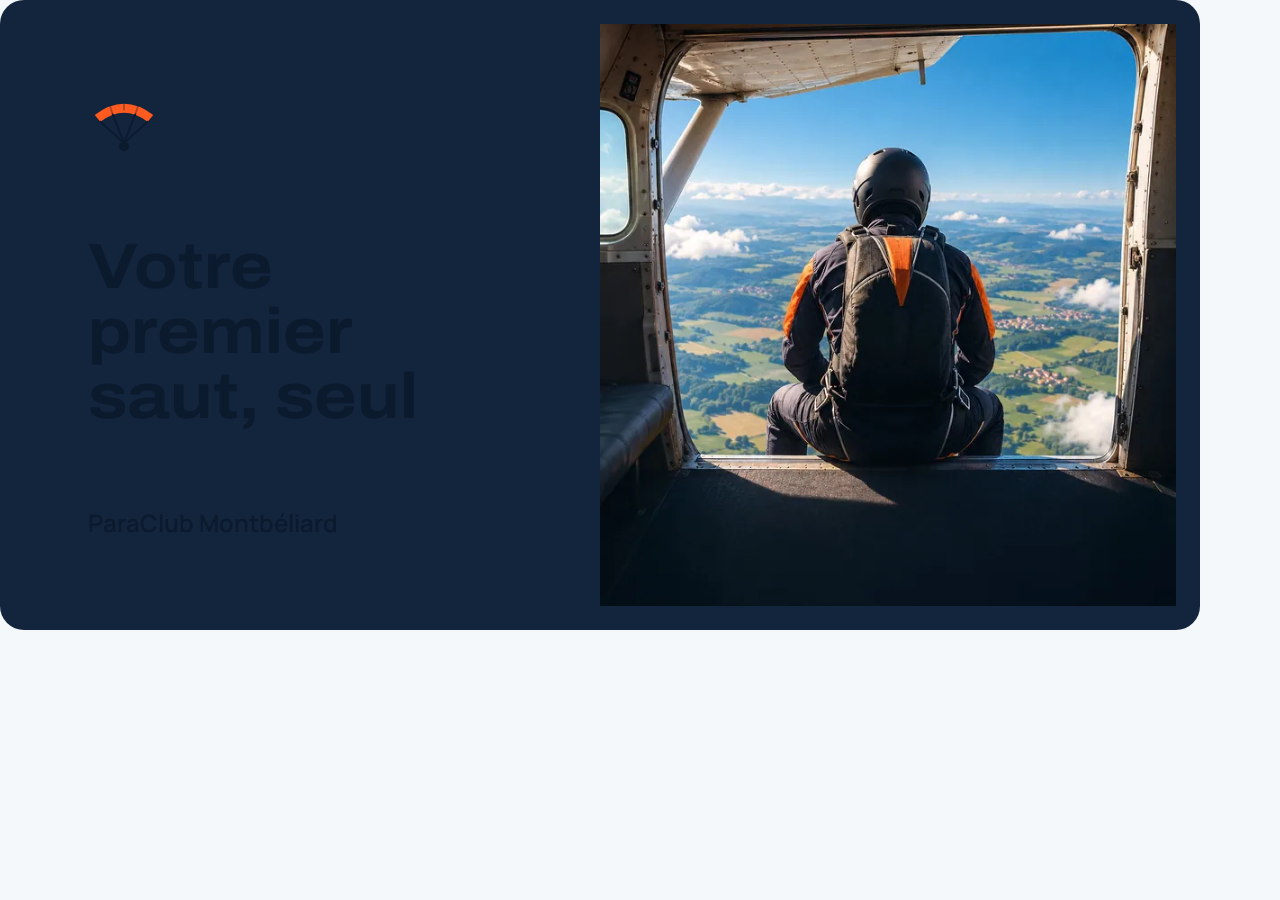
<file: _partage/initiation-fr.html>
<!doctype html>
<html lang="fr"><head><meta charset="utf-8">
<link rel="stylesheet" href="/assets/css/socle.css"><link rel="stylesheet" href="/assets/css/site.css">
<style>:root{--fond:#F5F8FB;--texte:#0C1A2E}
html,body{margin:0;width:1200px;height:630px;overflow:hidden;background:var(--fond);color:var(--texte)}
.carte{display:grid;grid-template-columns:1fr 1fr;width:1200px;height:630px}
.carte-texte{display:flex;flex-direction:column;justify-content:space-between;padding:64px}
.carte-texte img{width:72px;height:72px}
.carte-titre{font-family:var(--police-titres);font-size:64px;line-height:1.02;margin:0;text-wrap:balance}
.carte-nom{font-size:24px;font-weight:600;margin:0}
.carte-image{background:center/cover no-repeat}</style>
</head><body>
<div class="carte">
  <div class="carte-texte">
    <img src="/assets/images/logo.svg" alt="">
    <p class="carte-titre">Votre premier saut, seul</p>
    <p class="carte-nom">ParaClub Montbéliard</p>
  </div>
  <div class="carte-image" style="background-image:url('/assets/images/grok/initiation-ouverture-640.webp')"></div>
</div>
</body></html>
</file>
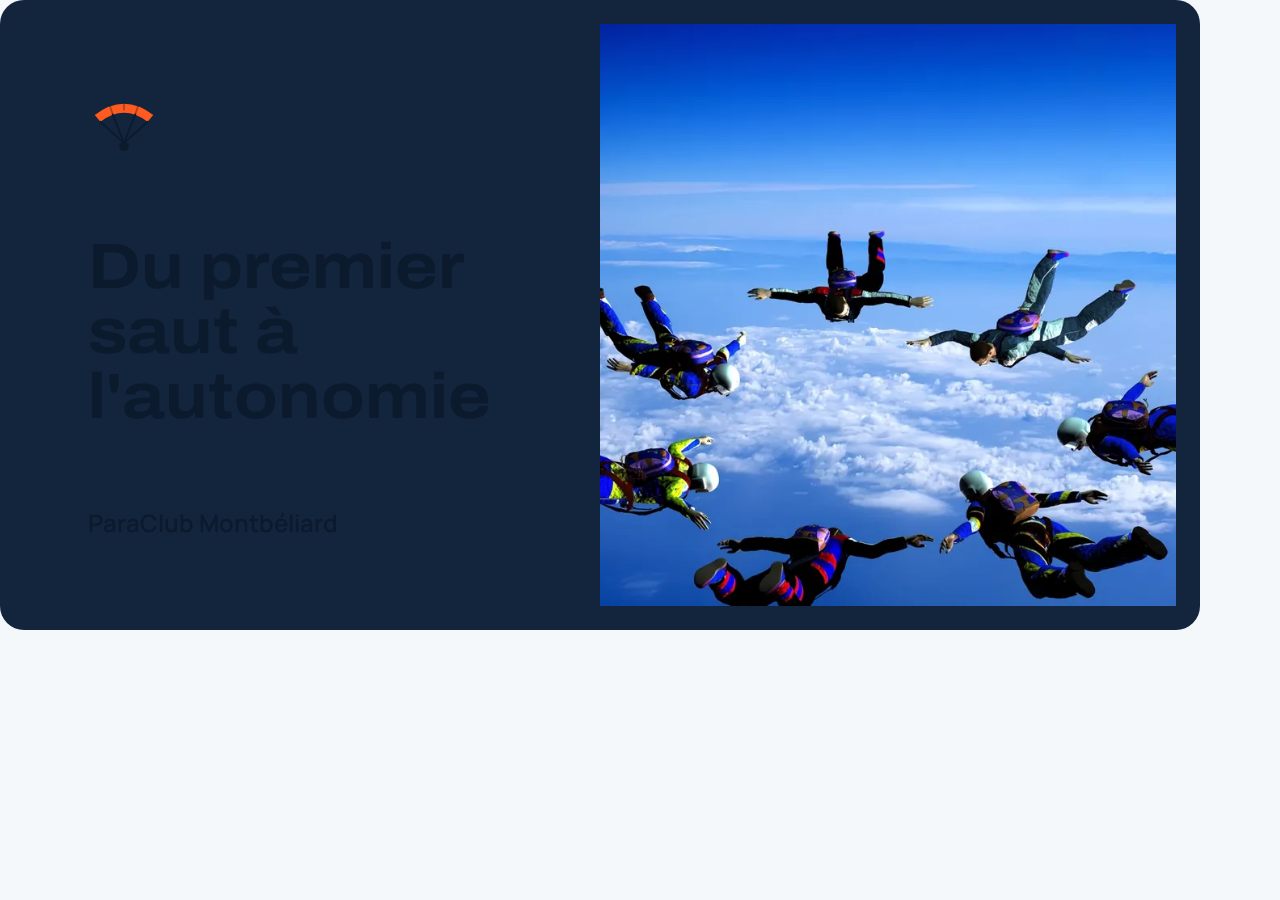
<file: _partage/progression-fr.html>
<!doctype html>
<html lang="fr"><head><meta charset="utf-8">
<link rel="stylesheet" href="/assets/css/socle.css"><link rel="stylesheet" href="/assets/css/site.css">
<style>:root{--fond:#F5F8FB;--texte:#0C1A2E}
html,body{margin:0;width:1200px;height:630px;overflow:hidden;background:var(--fond);color:var(--texte)}
.carte{display:grid;grid-template-columns:1fr 1fr;width:1200px;height:630px}
.carte-texte{display:flex;flex-direction:column;justify-content:space-between;padding:64px}
.carte-texte img{width:72px;height:72px}
.carte-titre{font-family:var(--police-titres);font-size:64px;line-height:1.02;margin:0;text-wrap:balance}
.carte-nom{font-size:24px;font-weight:600;margin:0}
.carte-image{background:center/cover no-repeat}</style>
</head><body>
<div class="carte">
  <div class="carte-texte">
    <img src="/assets/images/logo.svg" alt="">
    <p class="carte-titre">Du premier saut à l&#39;autonomie</p>
    <p class="carte-nom">ParaClub Montbéliard</p>
  </div>
  <div class="carte-image" style="background-image:url('/assets/images/progression-ouverture-1280.webp')"></div>
</div>
</body></html>
</file>
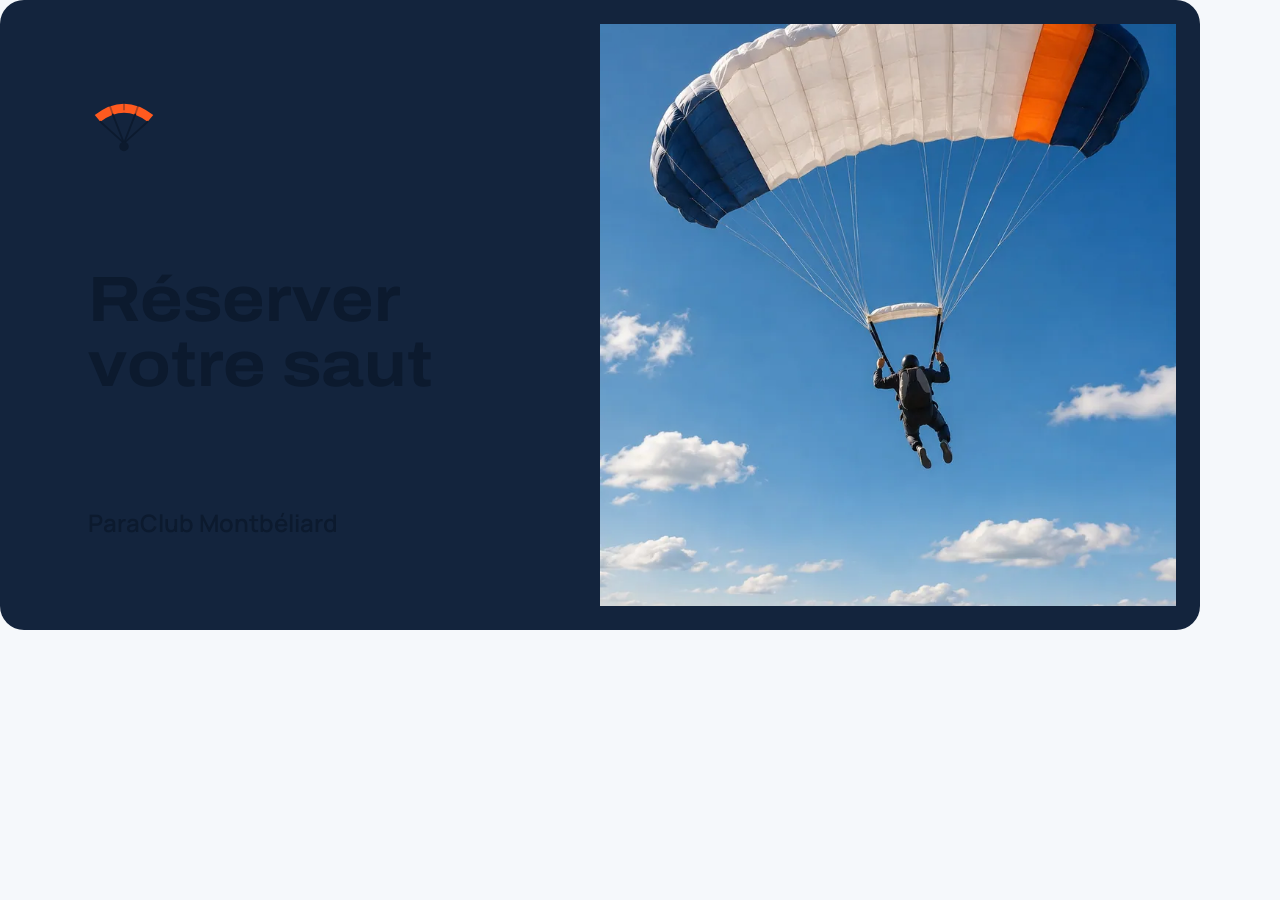
<file: _partage/reserver-fr.html>
<!doctype html>
<html lang="fr"><head><meta charset="utf-8">
<link rel="stylesheet" href="/assets/css/socle.css"><link rel="stylesheet" href="/assets/css/site.css">
<style>:root{--fond:#F5F8FB;--texte:#0C1A2E}
html,body{margin:0;width:1200px;height:630px;overflow:hidden;background:var(--fond);color:var(--texte)}
.carte{display:grid;grid-template-columns:1fr 1fr;width:1200px;height:630px}
.carte-texte{display:flex;flex-direction:column;justify-content:space-between;padding:64px}
.carte-texte img{width:72px;height:72px}
.carte-titre{font-family:var(--police-titres);font-size:64px;line-height:1.02;margin:0;text-wrap:balance}
.carte-nom{font-size:24px;font-weight:600;margin:0}
.carte-image{background:center/cover no-repeat}</style>
</head><body>
<div class="carte">
  <div class="carte-texte">
    <img src="/assets/images/logo.svg" alt="">
    <p class="carte-titre">Réserver votre saut</p>
    <p class="carte-nom">ParaClub Montbéliard</p>
  </div>
  <div class="carte-image" style="background-image:url('/assets/images/grok/carte-initiation-784.webp')"></div>
</div>
</body></html>
</file>
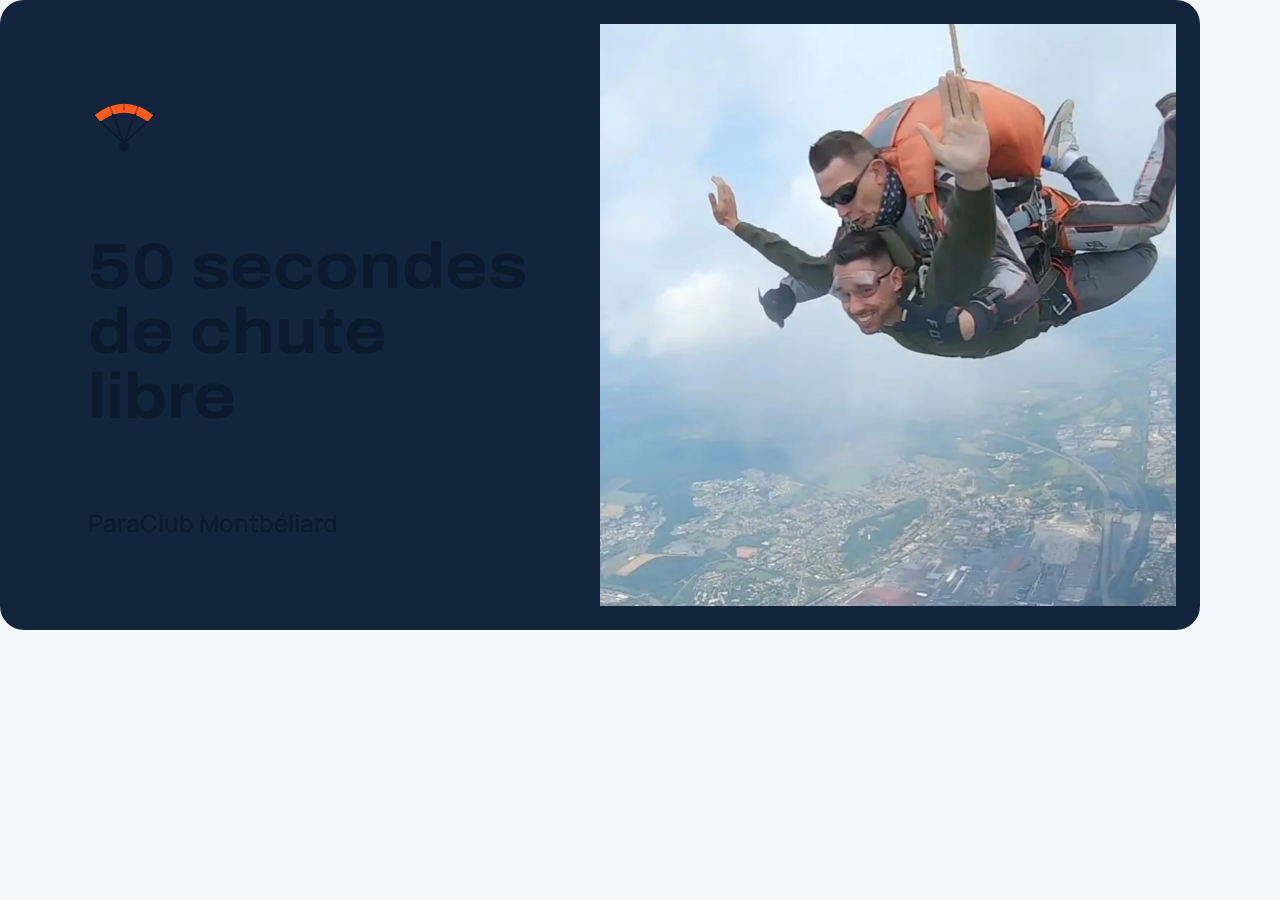
<file: _partage/tandem-fr.html>
<!doctype html>
<html lang="fr"><head><meta charset="utf-8">
<link rel="stylesheet" href="/assets/css/socle.css"><link rel="stylesheet" href="/assets/css/site.css">
<style>:root{--fond:#F5F8FB;--texte:#0C1A2E}
html,body{margin:0;width:1200px;height:630px;overflow:hidden;background:var(--fond);color:var(--texte)}
.carte{display:grid;grid-template-columns:1fr 1fr;width:1200px;height:630px}
.carte-texte{display:flex;flex-direction:column;justify-content:space-between;padding:64px}
.carte-texte img{width:72px;height:72px}
.carte-titre{font-family:var(--police-titres);font-size:64px;line-height:1.02;margin:0;text-wrap:balance}
.carte-nom{font-size:24px;font-weight:600;margin:0}
.carte-image{background:center/cover no-repeat}</style>
</head><body>
<div class="carte">
  <div class="carte-texte">
    <img src="/assets/images/logo.svg" alt="">
    <p class="carte-titre">50 secondes de chute libre</p>
    <p class="carte-nom">ParaClub Montbéliard</p>
  </div>
  <div class="carte-image" style="background-image:url('/assets/images/tandem-ouverture-800.webp')"></div>
</div>
</body></html>
</file>
<file: assets/css/socle.css>
/* Socle : règles communes à toutes les maquettes. Le style du projet va dans site.css.
   Les couleurs et polices du projet se règlent par les variables ci-dessous (redéfinies dans site.css). */
:root {
  --police-titres: Georgia, 'Times New Roman', serif;
  --police-texte: system-ui, -apple-system, 'Segoe UI', Roboto, sans-serif;
  --accent: #b3361f;
  --texte-doux: color-mix(in srgb, var(--texte) 78%, var(--fond));
  --ligne: color-mix(in srgb, var(--texte) 18%, var(--fond));
  --gouttiere: clamp(16px, 4vw, 48px);
  --largeur: 1240px;
  --rayon: 6px;
  --duree: .7s;
  --courbe: cubic-bezier(.22, 1, .36, 1);
}

*, *::before, *::after { box-sizing: border-box; }
html { -webkit-text-size-adjust: 100%; text-size-adjust: 100%; }
body {
  font-family: var(--police-texte); font-size: clamp(1rem, .96rem + .2vw, 1.125rem); line-height: 1.6;
  padding-bottom: var(--barres-h); overflow-x: clip;
}
img, picture, video, canvas, svg { display: block; max-width: 100%; }
img, video { height: auto; }
h1, h2, h3, h4 { font-family: var(--police-titres); line-height: 1.08; margin: 0 0 .5em; text-wrap: balance; font-weight: 600; }
p, li, dd, figcaption { text-wrap: pretty; }
p { margin: 0 0 1em; }
a { color: inherit; }
a[href^="mailto:"] { overflow-wrap: anywhere; }
button, input, select, textarea { font: inherit; color: inherit; }
button { cursor: pointer; }
:where(a, button, input, select, textarea, summary, [tabindex]) { -webkit-tap-highlight-color: transparent; }
:focus { outline: none; }
:focus-visible { outline: 3px solid var(--accent); outline-offset: 3px; border-radius: 2px; }
[id] { scroll-margin-top: calc(var(--entete-h) + 12px); scroll-margin-bottom: calc(var(--barres-h) + 12px); }
/* Lien profond vers une scène qui cache l'en-tête : elle arrive tout en haut de l'écran (comme aller() du socle). */
html.js:not(.secours) :is([data-entete-cache], [data-entete-cache] [id], [data-fx="plein-ecran"], [data-fx="plein-ecran"] [id]) { scroll-margin-top: 0; }
[hidden] { display: none !important; }

.visuellement-cache {
  position: absolute !important; width: 1px; height: 1px; padding: 0; margin: -1px;
  overflow: hidden; clip: rect(0 0 0 0); white-space: nowrap; border: 0;
}
.evitement {
  position: fixed; left: 12px; top: 12px; z-index: 1000; padding: 12px 16px; background: var(--texte); color: var(--fond);
  transform: translateY(-160%); text-decoration: none;
}
.evitement:focus-visible { transform: none; }
.conteneur { width: min(100% - 2 * var(--gouttiere), var(--largeur)); margin-inline: auto; }
.chiffres { font-variant-numeric: tabular-nums; }

/* Boutons : zones tactiles d'au moins 44 px. */
.bouton {
  display: inline-flex; align-items: center; justify-content: center; gap: .5em;
  min-height: 48px; min-width: 44px; padding: .7em 1.4em; border-radius: 999px;
  background: var(--accent); color: var(--fond); text-decoration: none; font-weight: 600; border: 0;
  line-height: 1.2; text-align: center;
}
.bouton--contour { background: transparent; color: inherit; box-shadow: inset 0 0 0 2px currentColor; }
.bouton[disabled] { opacity: .55; cursor: not-allowed; }

/* Apparitions : cachées par le style critique jusqu'à .vu, jamais recachées. */
html.js:not(.secours):not([data-arrivee="retour"]) [data-anime]:not([data-anime="gsap"]) {
  transform: translate3d(0, 1.2rem, 0);
  transition: opacity var(--duree) var(--courbe) var(--delai, 0s), transform var(--duree) var(--courbe) var(--delai, 0s);
}
html.js:not(.secours):not([data-arrivee="retour"]) [data-anime]:not([data-anime="gsap"]).vu { transform: none; }

/* Bibliothèque d'effets (effets.js). Apparitions : le bloc lui-même ne glisse pas, ce sont ses parties qui arrivent.
   Mêmes conditions que les apparitions : en secours, au retour et sans JavaScript, état final direct.
   Les transitions ne valent que pendant l'arrivée (.fx-fini ensuite) : celles du projet reprennent la main. */
html.js:not(.secours):not([data-arrivee="retour"]) :is([data-anime="lignes"], [data-anime="mots"], [data-anime="lettres"], [data-anime="cascade"]):not([data-anime="gsap"]) {
  transform: none; transition: opacity .25s linear var(--delai, 0s);
}
/* Masques des lignes : découpe par clip-path, débordante en haut et sur les côtés (accents), un peu en bas (jambages),
   au lieu d'un overflow et de marges : la mise en page ne change pas d'un pixel pendant la découpe. La ligne part
   d'assez bas (135 %) pour rester invisible malgré le débord du bas. */
.fx-ligne-mask { overflow: visible !important; clip-path: inset(-.4em -.6em -.2em -.6em); }
html.js:not(.secours):not([data-arrivee="retour"]) [data-anime="lignes"] .fx-ligne {
  transform: translate3d(0, 135%, 0); transition: transform 1s var(--courbe) calc(var(--delai, 0s) + var(--i, 0) * 90ms);
}
html.js:not(.secours):not([data-arrivee="retour"]) [data-anime="lignes"].vu .fx-ligne { transform: none; }
html.js:not(.secours):not([data-arrivee="retour"]) [data-anime="mots"] .fx-mot {
  opacity: 0; transform: translate3d(0, .5em, 0);
  transition: opacity .6s var(--courbe) calc(var(--delai, 0s) + var(--i, 0) * 35ms), transform .7s var(--courbe) calc(var(--delai, 0s) + var(--i, 0) * 35ms);
}
html.js:not(.secours):not([data-arrivee="retour"]) [data-anime="mots"].vu .fx-mot { opacity: 1; transform: none; }
/* Lettres : chaque mot reste d'un bloc (jamais coupé en fin de ligne), les lettres basculent en place. */
[data-anime="lettres"] :is(.fx-mot-l, .fx-lettre) { display: inline-block; }
html.js:not(.secours):not([data-arrivee="retour"]) [data-anime="lettres"] .fx-lettre {
  opacity: 0; transform: translate3d(0, .55em, 0) rotate(12deg); transform-origin: 0 100%;
  transition: opacity .5s var(--courbe) calc(var(--delai, 0s) + var(--i, 0) * 18ms), transform .8s var(--courbe) calc(var(--delai, 0s) + var(--i, 0) * 18ms);
}
html.js:not(.secours):not([data-arrivee="retour"]) [data-anime="lettres"].vu .fx-lettre { opacity: 1; transform: none; }
html.js:not(.secours):not([data-arrivee="retour"]) [data-anime="cascade"] > * { opacity: 0; transform: translate3d(0, 1.8rem, 0); }
html.js:not(.secours):not([data-arrivee="retour"]) [data-anime="cascade"]:not(.fx-fini) > * {
  transition: opacity .7s var(--courbe) calc(var(--delai, 0s) + var(--i, 0) * 80ms), transform .9s var(--courbe) calc(var(--delai, 0s) + var(--i, 0) * 80ms);
}
html.js:not(.secours):not([data-arrivee="retour"]) [data-anime="cascade"].vu > * { opacity: 1; transform: none; }
/* Rideau : règle aussi précise que celle des apparitions (sinon sa transition de découpe serait écrasée). */
html.js:not(.secours):not([data-arrivee="retour"]) [data-anime="rideau"]:not([data-anime="gsap"]) {
  transform: none; clip-path: inset(0 0 100% 0);
}
html.js:not(.secours):not([data-arrivee="retour"]) [data-anime="rideau"]:not([data-anime="gsap"]):not(.fx-fini) {
  transition: opacity .25s linear var(--delai, 0s), clip-path 1.2s cubic-bezier(.77, 0, .18, 1) var(--delai, 0s);
}
html.js:not(.secours):not([data-arrivee="retour"]) [data-anime="rideau"]:not([data-anime="gsap"]).vu { clip-path: inset(0 0 0 0); }
html.js:not(.secours):not([data-arrivee="retour"]) [data-anime="rideau"]:not([data-fx]) > :is(picture, video) { transform: scale(1.14); }
html.js:not(.secours):not([data-arrivee="retour"]) [data-anime="rideau"]:not([data-fx]):not(.fx-fini) > :is(picture, video) { transition: transform 1.6s var(--courbe) var(--delai, 0s); }
html.js:not(.secours):not([data-arrivee="retour"]) [data-anime="rideau"].vu:not([data-fx]) > :is(picture, video) { transform: none; }
/* Effets liés au défilement : l'image déplacée par GSAP n'a aucune transition CSS (une seule source par propriété). */
[data-fx="parallaxe"] > :is(picture, video, img), [data-fx="zoom"] > :is(picture, video, img) { transition: none; }
/* WebGL « onde » : le canvas, calé sur l'image, n'est visible que pendant le mouvement ; au repos, l'image d'origine, nette. */
[data-fx="onde"] { position: relative; }
.fx-onde { position: absolute; left: 0; top: 0; width: 100%; height: 100%; pointer-events: none; opacity: 0; transition: opacity .3s linear; }
.fx-onde--actif { opacity: 1; transition-duration: .12s; }
/* Image qui s'ouvre en plein écran : section haute, cadre collant en haut de l'écran (sticky, pas d'épinglage GSAP).
   En secours et sans JavaScript : image entière dans une section normale (règles [data-collant]). */
html.js:not(.secours) [data-fx="plein-ecran"] { position: relative; height: var(--fx-longueur, 260svh); }
html.js:not(.secours) [data-fx="plein-ecran"] > [data-collant] { position: sticky; top: 0; height: 100vh; height: 100svh; overflow: hidden; }
[data-fx="plein-ecran"] > [data-collant] > .media, [data-fx="plein-ecran"] [data-fx-cible] { width: 100%; height: 100%; border-radius: 0; }
:is(html.secours, html:not(.js)) [data-fx="plein-ecran"] [data-fx-cible] { height: 100svh; }
/* Mots géants : la rangée garde sa largeur (mots répétés au besoin) et ne sort jamais de son bandeau.
   En secours et sans JavaScript, les mots passent à la ligne : rien n'est coupé. */
[data-fx="mots-geants"] { overflow: hidden; overflow: clip; }
[data-fx="mots-geants"] [data-fx-rangee] { width: max-content; white-space: nowrap; margin: 0; }
:is(html.secours, html:not(.js)) [data-fx="mots-geants"] { overflow: visible; }
:is(html.secours, html:not(.js)) [data-fx="mots-geants"] [data-fx-rangee] { width: auto; white-space: normal; line-height: 1.2; }
/* Inclinaison selon la vitesse : GSAP seul tient la transformation (pas de transition CSS sur transform). */
[data-fx="vitesse"], [data-fx="mots-geants"] [data-fx-rangee] { transition-property: opacity, color, background-color, border-color, box-shadow !important; }

/* Effets au survol : au premier survol, GSAP prend la main sur la transformation (classe fx-survol) :
   plus aucune transition CSS sur transform pour cet élément. */
.fx-survol { transition-property: opacity, color, background-color, border-color, box-shadow !important; }

[data-boucle-css].hors-ecran, [data-boucle-css].hors-ecran *, [data-boucle-css].en-pause, [data-boucle-css].en-pause * { animation-play-state: paused !important; }

/* En-tête : opaque, jamais coupé, se cache en descendant. */
[data-entete] {
  position: fixed; inset: 0 0 auto; z-index: 800; background: var(--fond);
  border-bottom: 1px solid var(--ligne); transition: transform .35s var(--courbe);
}
html.entete-cache [data-entete], html.scene-sans-entete:not(.menu-ouvert) [data-entete] { transform: translateY(-100%); }
.entete-rangee {
  display: flex; align-items: center; gap: clamp(8px, 2vw, 28px);
  min-height: 64px; padding: 8px var(--gouttiere); max-width: calc(var(--largeur) + 2 * var(--gouttiere)); margin-inline: auto;
}
.entete-logo { display: inline-flex; align-items: center; gap: .6em; min-height: 44px; text-decoration: none; font-weight: 700; flex: none; }
.entete-logo img { width: 36px; height: 36px; }
[data-nav] { flex: 1 1 auto; min-width: 0; display: flex; justify-content: flex-end; }
[data-nav] ul { display: flex; gap: clamp(12px, 2vw, 28px); list-style: none; margin: 0; padding: 0; min-width: 0; overflow: hidden; white-space: nowrap; }
/* Un lien de navigation ne passe jamais à la ligne : sinon il « tient » sur deux lignes et le relais
   (deuxième rangée, bouton Menu) ne se déclenche pas. */
[data-nav] a { display: inline-flex; align-items: center; min-height: 44px; text-decoration: none; white-space: nowrap; }
[data-nav] a[aria-current] { text-decoration: underline; text-underline-offset: .35em; text-decoration-thickness: 2px; }
.entete-actions { display: flex; align-items: center; gap: 8px; flex: none; }
.entete-actions .bouton { min-height: 44px; padding-inline: 1.1em; }
.entete-langue { display: inline-flex; align-items: center; justify-content: center; min-width: 44px; min-height: 44px; text-decoration: none; font-weight: 600; text-transform: uppercase; }
[data-menu-bouton] { display: none; min-height: 44px; min-width: 44px; padding: 0 14px; border: 0; border-radius: 999px; background: var(--texte); color: var(--fond); font-weight: 600; }
html.nav-compacte [data-nav] { display: none; }
html.nav-compacte [data-menu-bouton] { display: inline-flex; align-items: center; }
html.nav-compacte .entete-actions { margin-left: auto; }
/* Dès 900 px, les liens qui ne tiennent pas à côté du logo passent sur une deuxième rangée (entete.js) :
   jamais le bouton Menu seul sur ordinateur. L'en-tête est plus haut : --entete-h suit (mesures.js). */
html.nav-deux-rangees .entete-rangee { flex-wrap: wrap; row-gap: 0; }
html.nav-deux-rangees [data-nav] { order: 3; flex: 1 0 100%; justify-content: flex-start; border-top: 1px solid var(--ligne); }
html.nav-deux-rangees .entete-actions { margin-left: auto; }
html.nav-deux-lignes [data-nav] ul { flex-wrap: wrap; row-gap: 0; column-gap: clamp(12px, 1.6vw, 24px); }
@media (max-width: 520px) { .entete-actions .bouton { display: none; } }

/* Sans JavaScript : l'en-tête reste dans le flux (sa hauteur n'est pas mesurée, rien ne passe dessous).
   Dès 900 px, les liens passent à la ligne sous le logo ; en dessous, un lien Menu ouvre le menu plein écran
   par son ancre (#menu:target) et un lien Fermer le referme. */
.menu-sansjs, .menu-sansjs-fermer { display: none; }
html:not(.js) { --entete-h: 0px; }
html:not(.js) [data-entete] { position: relative; }
@media (min-width: 900px) {
  html:not(.js) .entete-rangee { flex-wrap: wrap; row-gap: 0; }
  html:not(.js) [data-nav] { order: 3; flex: 1 0 100%; justify-content: flex-start; }
  html:not(.js) [data-nav] ul { flex-wrap: wrap; column-gap: clamp(12px, 2vw, 28px); row-gap: 0; }
  html:not(.js) .entete-actions { margin-left: auto; }
}
@media (max-width: 899px) {
  html:not(.js) [data-nav] { display: none; }
  html:not(.js) .entete-actions { margin-left: auto; }
  html:not(.js) .menu-sansjs {
    display: inline-flex; align-items: center; min-height: 44px; min-width: 44px; padding: 0 14px; border-radius: 999px;
    background: var(--texte); color: var(--fond); font-weight: 600; text-decoration: none;
  }
}
html:not(.js) #menu:target { z-index: 810; visibility: visible; opacity: 1; transition: none; padding-top: 24px; }
html:not(.js) #menu:target li { opacity: 1; transform: none; transition: none; }
html:not(.js) #menu:target .menu-sansjs-fermer { display: block; margin: 0 0 16px; }
html:not(.js) .menu-sansjs-fermer a { display: inline-flex; align-items: center; min-height: 44px; font-weight: 600; }
/* Cible du lien Fermer : fixe, elle ne fait pas défiler la page quand le menu se referme. */
#menu-ferme { position: fixed; top: 0; left: 0; width: 1px; height: 1px; pointer-events: none; }
/* Sans JavaScript, la barre fixe du téléphone n'est pas mesurée : sa hauteur est réservée d'office. */
@media (max-width: 760px) { html:not(.js) { --barres-h: calc(65px + env(safe-area-inset-bottom)); } }

/* Menu : plein écran, liens qui arrivent l'un après l'autre. */
[data-menu] {
  position: fixed; inset: 0; z-index: 790; background: var(--menu-fond, var(--fond)); overflow-y: auto; overscroll-behavior: contain;
  padding: calc(var(--entete-h) + 24px) var(--gouttiere) calc(32px + var(--barres-h));
  visibility: hidden; opacity: 0; transition: opacity .3s var(--courbe), visibility 0s .3s;
}
html.menu-ouvert [data-menu] { visibility: visible; opacity: 1; transition: opacity .3s var(--courbe); }
html.menu-ouvert [data-entete] { transform: none; }
[data-menu] ul { list-style: none; margin: 0 0 32px; padding: 0; }
[data-menu] li { opacity: 0; transform: translateY(12px); transition: opacity .4s var(--courbe), transform .4s var(--courbe); transition-delay: calc(var(--i, 0) * 50ms + 80ms); }
html.menu-ouvert [data-menu] li { opacity: 1; transform: none; }
[data-menu] .menu-lien { display: flex; align-items: center; min-height: 52px; font-family: var(--police-titres); font-size: clamp(1.6rem, 7vw, 2.6rem); text-decoration: none; }
[data-menu] .menu-lien[aria-current] { color: var(--accent); }

/* Voile de transition (état de départ dans le style critique). */
[data-voile] { display: grid; place-items: center; color: var(--fond); }
.voile-contenu { display: grid; justify-items: center; gap: 12px; text-align: center; padding: var(--gouttiere); }
.voile-contenu img { width: 56px; height: 56px; }
[data-voile-libelle] { font-family: var(--police-titres); font-size: clamp(1.6rem, 5vw, 3rem); }
/* Forme « vague » : bords ondulés du voile (en haut à la montée, en bas au retrait), posés par le gabarit. */
[data-voile] .voile-vague { position: absolute; left: 0; width: 100%; height: clamp(60px, 12vh, 120px); fill: var(--voile-fond); pointer-events: none; }
[data-voile] .voile-vague--haut { bottom: calc(100% - 1px); transform-origin: 50% 100%; }
[data-voile] .voile-vague--bas { top: calc(100% - 1px); transform-origin: 50% 0; }
/* Trou qui s'ouvre dans le voile (forme « iris ») ou dans le panneau de l'intro (versObjet) :
   variables --cx, --cy (centre) et --trou (rayon), posées image par image par le socle. */
[data-voile].avec-trou, .ouverture-panneau.avec-trou {
  -webkit-mask: radial-gradient(circle at var(--cx, 50%) var(--cy, 50%), transparent var(--trou, -2px), #000 calc(var(--trou, -2px) + 1px));
          mask: radial-gradient(circle at var(--cx, 50%) var(--cy, 50%), transparent var(--trou, -2px), #000 calc(var(--trou, -2px) + 1px));
}

/* Barre fixe du téléphone : action principale et contact rapide. */
[data-barre-fixe] {
  position: fixed; inset: auto 0 0; z-index: 780; display: none; gap: 8px;
  padding: 8px var(--gouttiere) calc(8px + env(safe-area-inset-bottom)); background: var(--fond); border-top: 1px solid var(--ligne);
  transition: transform .3s var(--courbe);
}
[data-barre-fixe] .bouton { flex: 1; min-height: 48px; }
[data-barre-fixe].barre-masquee { transform: translateY(110%); }
@media (max-width: 760px) { [data-barre-fixe] { display: flex; } }

/* Écrans plein cadre et sections épinglées : tout tient dans la partie visible. */
.ecran {
  min-height: 100vh; min-height: 100svh; display: flex; flex-direction: column;
  padding-top: calc(var(--entete-h) + 16px); padding-bottom: calc(var(--barres-h) + 16px);
}
.ecran.epingle { height: 100vh; height: 100svh; min-height: 0; }
.ecran .piste { flex: 1 1 auto; min-height: 0; max-height: 820px; }

/* Scènes épinglées ou collantes du projet ([data-scene], .ecran.epingle) : en secours et sans
   JavaScript, plus rien n'est épinglé, la scène prend la hauteur de son contenu (au moins un écran) au lieu
   d'être coupée. Son cadre collant [data-collant] redevient un bloc normal. */
:is(html.secours, html:not(.js)) :is([data-scene], .ecran.epingle) { height: auto !important; min-height: 100svh; }
:is(html.secours, html:not(.js)) [data-collant] { position: relative !important; top: auto !important; height: auto !important; min-height: 100svh; }

/* Faces arrière d'un objet en 3D (verso d'une carte, dos d'un volet) : jamais visibles de dos ;
   en secours et sans JavaScript, l'objet est posé ouvert et son dos est retiré (sinon il recouvre le texte). */
[data-face="dos"] { backface-visibility: hidden; -webkit-backface-visibility: hidden; }
:is(html.secours, html:not(.js)) [data-face="dos"] { display: none !important; }

/* Écrans bas. 1366×768 et moins de 820 px de haut sur ordinateur : .masque-ecran-bas se retire (phrase
   d'introduction, surtitre, légende), pour que le premier écran et les scènes épinglées tiennent.
   Téléphone à l'horizontale et moins de 500 px de haut : .masque-ecran-tres-bas se retire aussi, et les
   écrans plein cadre se resserrent. Les tailles des titres d'ouverture se règlent dans site.css, dans les
   mêmes requêtes (@media (max-height: 820px) and (min-width: 761px), puis (max-height: 500px)). */
@media (max-height: 820px) and (min-width: 761px) { .masque-ecran-bas { display: none !important; } }
@media (max-height: 500px) {
  .masque-ecran-bas, .masque-ecran-tres-bas { display: none !important; }
  .ecran { padding-top: calc(var(--entete-h) + 8px); padding-bottom: calc(var(--barres-h) + 8px); }
}

/* Médias : cadrage réglé par --cadrage (object-position), mention des illustrations générées. */
.media { position: relative; margin: 0; overflow: hidden; border-radius: var(--rayon); background: color-mix(in srgb, var(--texte) 8%, var(--fond)); } /* jamais de case vide pendant le chargement */
.media picture { display: block; width: 100%; height: 100%; }
.media img, .media video { width: 100%; height: 100%; object-fit: cover; object-position: var(--cadrage, 50% 50%); }
@media (max-width: 760px) { .media img, .media video { object-position: var(--cadrage-mobile, var(--cadrage, 50% 50%)); } }
.mention-ia {
  position: absolute; right: 8px; bottom: 8px; z-index: 2; padding: 3px 8px; border-radius: 999px;
  background: rgba(0, 0, 0, .66); color: #fff; font: 600 12px/1.4 var(--police-texte); letter-spacing: .01em; pointer-events: none;
}

/* Formulaires. */
.champ { display: grid; gap: 6px; margin-bottom: 18px; }
.champ label { font-weight: 600; }
.champ input, .champ select, .champ textarea {
  min-height: 48px; padding: 10px 12px; border: 1px solid color-mix(in srgb, var(--texte) 45%, var(--fond)); border-radius: var(--rayon); background: var(--fond);
}
.champ [aria-invalid="true"] { border-color: #b00020; }
.champ-erreur { margin: 0; color: #b00020; font-size: .95rem; }
.mention-donnees { font-size: .9rem; color: var(--texte-doux); }
[data-message-envoi] { padding: 12px 16px; border-radius: var(--rayon); background: color-mix(in srgb, var(--accent) 12%, var(--fond)); }

/* Barre de lecture des pages longues. */
[data-barre-lecture] { position: fixed; left: 0; right: 0; top: var(--entete-h); height: 3px; z-index: 805; background: var(--accent); transform: scaleX(0); transform-origin: 0 50%; }
html.entete-cache [data-barre-lecture] { top: 0; }

/* Curseur personnalisé (souris uniquement, activé par data-curseur sur html). */
.curseur {
  position: fixed; left: -8px; top: -8px; z-index: 1001; width: 16px; height: 16px; border-radius: 50%;
  border: 2px solid var(--accent); pointer-events: none; opacity: 0; transition: opacity .2s, width .2s, height .2s, left .2s, top .2s;
}
html.curseur-actif .curseur { opacity: 1; }
.curseur.curseur-lien { width: 40px; height: 40px; left: -20px; top: -20px; }
.curseur.curseur-cache { opacity: 0 !important; }

/* Pied de page. */
.pied { padding: 56px 0 32px; border-top: 1px solid var(--ligne); }
.pied-grille { display: grid; gap: 32px; grid-template-columns: repeat(auto-fit, minmax(200px, 1fr)); }
.pied ul { list-style: none; margin: 0; padding: 0; }
.pied a, .pied button.lien { display: inline-flex; align-items: center; min-height: 44px; }
button.lien { background: none; border: 0; padding: 0; text-decoration: underline; text-underline-offset: .2em; }
.pied-bas { display: flex; flex-wrap: wrap; justify-content: space-between; gap: 12px; margin-top: 32px; font-size: .9rem; color: var(--texte-doux); }
</file>
<file: assets/css/site.css>
/* ParaClub Montbéliard : direction « Porte ouverte ».
   Palette : fond ciel, second fond bleu pâle, bleu nuit (ouvertures sombres, déroulé, appel, pied, voile), orange voile.
   Typographies : Archivo Expanded (titres), Manrope (texte). */
@font-face {
  font-family: 'Archivo Expanded'; src: url('/assets/fonts/archivo.woff2') format('woff2');
  font-weight: 700 900; font-stretch: 112% 125%; font-display: swap;
}
@font-face {
  font-family: 'Manrope'; src: url('/assets/fonts/manrope.woff2') format('woff2');
  font-weight: 200 800; font-display: swap;
}
/* Polices de secours ajustées : le texte ne saute pas à l'arrivée des vraies polices. */
@font-face { font-family: 'Archivo secours'; src: local('Arial Black'), local('Arial Bold'), local('Arial'); size-adjust: 112%; ascent-override: 88%; descent-override: 22%; }
@font-face { font-family: 'Manrope secours'; src: local('Arial'), local('Helvetica'); size-adjust: 103%; ascent-override: 102%; descent-override: 28%; }

:root {
  --police-titres: 'Archivo Expanded', 'Archivo secours', 'Arial Black', sans-serif;
  --police-texte: 'Manrope', 'Manrope secours', Arial, sans-serif;
  --nuit: #0C1A2E;
  --nuit-2: #13243D;
  --ciel: #F5F8FB;
  --ciel-2: #E3ECF4;
  --accent: #FF5A1F;
  --accent-texte: #C8440F;
  --texte-doux: #3D4C60;
  --ligne: #CBD7E3;
  --rayon: 18px;
  --largeur: 1280px;
  --ombre: 0 18px 50px -24px rgba(12, 26, 46, .45);
  --accent-clair: #FF8F62;
}
@media (max-width: 760px) { :root { --barres-h: calc(65px + env(safe-area-inset-bottom)); } }
.mention-ia { font-size: 13px; }

body { font-size: clamp(1rem, .97rem + .18vw, 1.125rem); }
h1, h2, h3 { font-family: var(--police-titres); font-weight: 800; font-stretch: 125%; letter-spacing: -.01em; line-height: 1.04; }
h1 em, h2 em { font-style: normal; color: var(--accent-texte); }
.surtitre { margin: 0 0 .9rem; font-size: .9rem; font-weight: 700; letter-spacing: .14em; text-transform: uppercase; color: var(--texte-doux); }
.surtitre--clair { color: #AFC2D8; }
.titre-section { font-size: clamp(2rem, min(4.6vw, 7.4vh), 4.1rem); margin-bottom: .45em; }
.chapeau { font-size: clamp(1.05rem, 1rem + .3vw, 1.25rem); max-width: 38em; color: var(--texte-doux); }
.petit { font-size: .95rem; color: var(--texte-doux); }
.tete-section { max-width: 820px; margin-bottom: clamp(28px, 4vw, 52px); }
[data-compteur] { justify-self: start; }
.chiffre { font-family: var(--police-titres); font-weight: 900; font-stretch: 125%; font-variant-numeric: tabular-nums; line-height: 1; }

/* Boutons : orange voile avec texte bleu nuit (contraste 5,6:1). */
.bouton { background: var(--accent); color: var(--nuit); font-weight: 800; border-radius: 999px; letter-spacing: .01em; }
.bouton:hover { background: #ff7a45; }
.bouton--contour { background: transparent; color: inherit; }
.bouton--contour:hover { background: color-mix(in srgb, currentColor 10%, transparent); }
.bouton--clair { background: var(--nuit); color: #fff; }
.bouton--clair:hover { background: var(--nuit-2); }
.lien-fleche { display: inline-flex; align-items: center; gap: .45em; min-height: 44px; font-weight: 800; text-decoration: none; color: var(--nuit); }
.lien-fleche--clair { color: #fff; }
.lien-fleche::after { content: '→'; transition: transform .3s var(--courbe); }
.lien-fleche:hover::after { transform: translateX(5px); }
.puces { list-style: none; padding: 0; margin: 0 0 1em; display: grid; gap: .45em; }
.puces li { position: relative; padding-left: 1.4em; }
.puces li::before { content: ''; position: absolute; left: 0; top: .62em; width: .6em; height: .6em; border-radius: 50%; background: var(--accent); }
.pastille { display: inline-block; width: .6em; height: .6em; border-radius: 50%; background: var(--accent); margin-right: .55em; vertical-align: .08em; }

/* En-tête. */
[data-entete] { background: var(--ciel); border-bottom-color: transparent; box-shadow: 0 1px 0 var(--ligne); }
.entete-logo img { width: 40px; height: 40px; }
.entete-nom { font-family: var(--police-titres); font-stretch: 112%; font-weight: 800; font-size: 1rem; letter-spacing: -.01em; }
.entete-nom em { font-style: normal; color: var(--accent-texte); }
[data-nav] a { font-weight: 700; font-size: .98rem; }
[data-nav] a[aria-current] { text-decoration-color: var(--accent); }
[data-menu-bouton] { background: var(--nuit); color: #fff; }
[data-menu] { color: #fff; }
[data-menu] .menu-lien { font-stretch: 125%; font-weight: 800; }
[data-menu] .menu-lien[aria-current] { color: var(--accent); }
html.menu-ouvert [data-entete] { background: var(--nuit); color: #fff; box-shadow: none; }
html.menu-ouvert .entete-nom em { color: var(--accent); }
html.menu-ouvert [data-menu-bouton] { background: #fff; color: var(--nuit); }
@media (max-width: 380px) { .entete-nom { font-size: .86rem; } }

/* Panneau de l'intro, voile de transition. */
.ouverture-panneau { gap: 16px; padding: var(--gouttiere); color: #fff; }
.ouverture-logo { width: 88px; height: 88px; }
.ouverture-nom { margin: 0; font-family: var(--police-titres); font-stretch: 125%; font-weight: 900; font-size: clamp(1.8rem, min(6vw, 9vh), 4.4rem); line-height: 1; letter-spacing: -.01em; }
.ouverture-nom em { font-style: normal; color: var(--accent); }
.ouverture-trait { display: block; width: min(280px, 56vw); height: 3px; border-radius: 3px; background: var(--accent); transform-origin: 0 50%; transform: scaleX(0); }
.ouverture-ligne { margin: 0; font-size: .9rem; letter-spacing: .24em; text-transform: uppercase; color: #AFC2D8; }
[data-voile] { color: #fff; }
.voile-contenu .voile-logo { width: 72px; height: 72px; }
[data-voile-libelle] { font-stretch: 125%; font-weight: 900; }

/* Petite voile dessinée. */
.voile-svg { overflow: visible; }
.voile-caisson { fill: var(--accent); transform-box: fill-box; transform-origin: 50% 100%; }
.voile-caisson--b { fill: #ff7a45; }
.voile-suspentes { stroke: var(--nuit); stroke-opacity: .7; }
.voile-pilote { fill: var(--nuit); }

/* ---------- Accueil : ouverture « porte ouverte ». ---------- */
.hero { position: relative; min-height: 100vh; min-height: 100svh; display: flex; align-items: flex-end; overflow: hidden; color: var(--nuit); isolation: isolate; }
.hero-fond { position: absolute; inset: 0; z-index: -2; }
.hero-media { width: 100%; height: 100%; border-radius: 0; background: linear-gradient(180deg, #8fb8de, #e6eff7 60%, #a9c48f); }
html:not(.js) .hero { min-height: calc(100svh - 72px); }
@media (max-height: 620px) and (max-width: 760px) { .hero-intro, .hero-surtitre { display: none; } }
/* Voile clair à gauche pour lire le texte sur le ciel (pseudo-élément, jamais un fond de section). */
.hero::before { content: ''; position: absolute; inset: 0; z-index: -1; pointer-events: none;
  background: linear-gradient(90deg, rgba(245, 248, 251, .94) 0%, rgba(245, 248, 251, .82) 34%, rgba(245, 248, 251, 0) 62%); }
.hero-porte { position: absolute; inset: 0; z-index: 3; pointer-events: none; display: none; }
.hero-porte-trou { position: absolute; left: var(--porte-x, 70%); top: var(--porte-y, 42%); width: min(44vmin, 420px); height: min(62vmin, 600px);
  translate: -50% -50%; border-radius: 34% 34% 24% 24% / 22% 22% 16% 16%; box-shadow: 0 0 0 220vmax var(--nuit), inset 0 0 0 10px #1d3352; }
html.js[data-arrivee="intro"]:not(.secours):not(.intro-finie) .hero-porte { display: block; }
.hero-voile { position: absolute; left: var(--porte-x, 70%); top: calc(var(--porte-y, 42%) - 16vmin); width: clamp(120px, 14vw, 190px); height: auto; translate: -50% -50%; z-index: 1; }
.hero-texte { position: relative; z-index: 2; padding-top: calc(var(--entete-h) + 24px); padding-bottom: calc(var(--barres-h) + clamp(28px, 7vh, 72px)); }
.hero-surtitre { color: var(--texte-doux); }
.hero-titre { font-size: clamp(3rem, min(9.6vw, 15vh), 9.4rem); font-weight: 900; line-height: .92; margin: 0 0 .28em; max-width: 9.5em; }
.hero-mot { display: inline-block; }
.hero-mot--accent { color: var(--accent-texte); white-space: nowrap; }
.hero-intro { max-width: 31em; font-size: clamp(1.05rem, 1rem + .35vw, 1.3rem); font-weight: 500; }
.hero-actions { display: flex; flex-wrap: wrap; gap: 12px; margin-bottom: 18px; }
.hero-info { display: inline-flex; align-items: center; font-weight: 800; padding: .55em 1em; border-radius: 999px; background: rgba(255, 255, 255, .86); color: var(--nuit); margin: 0; }
@media (max-width: 760px) {
  .hero { align-items: flex-end; }
  .hero::before { background: linear-gradient(180deg, rgba(245, 248, 251, 0) 22%, rgba(245, 248, 251, .86) 50%, rgba(245, 248, 251, .97) 72%); }
  .hero-voile { --porte-x: 66%; top: calc(var(--entete-h) + 9svh); width: 104px; }
  .hero-porte-trou { --porte-x: 66%; top: calc(var(--entete-h) + 14svh); width: 62vmin; height: 86vmin; }
  .hero-surtitre { display: none; }
  .hero-titre { font-size: clamp(2.7rem, 13.4vw, 4.6rem); }
}
@media (max-height: 820px) and (min-width: 761px) { .hero-titre { font-size: clamp(3rem, min(8vw, 13.5vh), 8rem); } }
@media (max-height: 500px) and (min-width: 561px) {
  .hero-titre { font-size: clamp(2rem, 11vh, 3.2rem); }
  .hero-texte { padding-bottom: 14px; }
  .hero-actions { margin-bottom: 8px; }
  .hero-voile { width: 90px; }
}

/* ---------- Deux façons de sauter. ---------- */
.deux { padding-block: clamp(64px, 8vw, 112px); }
.deux-cartes { display: grid; grid-template-columns: repeat(2, minmax(0, 1fr)); gap: clamp(18px, 3vw, 36px); }
.carte-saut { display: grid; grid-template-rows: auto 1fr; background: #fff; border-radius: calc(var(--rayon) + 6px); overflow: hidden; box-shadow: var(--ombre); }
.carte-saut-media { aspect-ratio: 4 / 3; border-radius: 0; }
.carte-saut-corps { padding: clamp(20px, 3vw, 34px); display: flex; flex-direction: column; }
.carte-saut-chiffre { margin: 0 0 .3em; color: var(--accent-texte); font-weight: 800; }
.carte-saut-chiffre .chiffre { font-size: clamp(2.6rem, 5vw, 4rem); }
.carte-saut h3 { font-size: clamp(1.35rem, 1.1rem + 1vw, 1.9rem); }
.carte-saut .lien-fleche { margin-top: auto; }
.bandeau-conditions { margin: clamp(24px, 3vw, 36px) 0 0; padding: 1em 1.4em; border-radius: 999px; background: var(--ciel-2); font-weight: 800; text-align: center; }
@media (max-width: 760px) {
  .deux-cartes { grid-template-columns: minmax(0, 1fr); }
  .bandeau-conditions { border-radius: var(--rayon); }
}

/* ---------- Le tandem, de la porte au posé (scène collante). ---------- */
.deroule { position: relative; background: var(--nuit); color: #fff; }
html.js:not(.secours) .deroule { height: 210vh; height: 210svh; }
.deroule-collant { display: flex; flex-direction: column; justify-content: center; gap: clamp(8px, 2vh, 24px); padding-block: calc(var(--entete-h) + 12px) calc(var(--barres-h) + 20px); }
html.js:not(.secours) .deroule-collant { position: sticky; top: 0; height: 100vh; height: 100svh; overflow: hidden; }
.deroule .titre-section { color: #fff; margin-bottom: .2em; }
.deroule-aide { color: #AFC2D8; margin: 0; }
.deroule-scene { flex: 1 1 auto; min-height: 0; display: grid; grid-template-rows: minmax(0, 1fr) auto; gap: clamp(10px, 2vh, 22px); }
.trajectoire { width: 100%; height: 100%; min-height: 0; overflow: visible; }
.traj-sol { stroke: #3c5878; stroke-width: 2; }
.traj-reperes path { stroke: #5d7898; stroke-width: 2; }
.traj-reperes text { fill: #AFC2D8; font: 700 15px var(--police-texte); }
.traj-cible circle { fill: none; stroke: var(--accent); stroke-width: 3; }
.traj-cible circle + circle { fill: var(--accent); }
.traj-fond { fill: none; stroke: #2b4566; stroke-width: 3; stroke-dasharray: 2 12; stroke-linecap: round; }
.traj-trace { fill: none; stroke: var(--accent); stroke-width: 5; stroke-linecap: round; stroke-dasharray: 1; stroke-dashoffset: 1; }
.traj-point { fill: #fff; }
.traj-mini-voile path:first-child { fill: var(--accent); }
.traj-mini-suspentes { fill: none; stroke: #fff; stroke-width: 1.5; }
.traj-mini-voile { opacity: 0; }
.traj-avion path { fill: #fff; }
.traj-cible text { fill: #AFC2D8; font: 700 14px var(--police-texte); }
.traj-phase { fill: #6d88a8; font: 800 17px var(--police-texte); letter-spacing: .02em; transition: fill .4s; }
.traj-phase.actif { fill: var(--accent-clair); }
.deroule-etapes { list-style: none; margin: 0; padding: 0; display: grid; grid-template-columns: repeat(5, minmax(0, 1fr)); gap: clamp(8px, 1.2vw, 18px); }
.etape { padding: 14px 16px; border-radius: 14px; background: var(--nuit-2); border: 1px solid #23395a; transition: background-color .4s, border-color .4s, transform .4s var(--courbe); }
.etape.actif { background: #1b3354; border-color: var(--accent); transform: translateY(-4px); }
.etape-num { margin: 0 0 .3em; font-size: .82rem; font-weight: 800; letter-spacing: .08em; text-transform: uppercase; color: #AFC2D8; }
.etape.actif .etape-num { color: var(--accent-clair); }
.etape-titre { font-size: clamp(1rem, .9rem + .4vw, 1.3rem); margin: 0 0 .25em; }
.etape-duree { margin: 0 0 .4em; font-weight: 800; color: #fff; font-size: .95rem; }
.etape-texte { margin: 0; font-size: .95rem; color: #C9D6E4; line-height: 1.45; }
@media (max-width: 1100px) and (min-width: 761px) { .etape-texte { display: none; } }
@media (max-width: 760px) {
  html.js:not(.secours) .deroule { height: auto; }
  html.js:not(.secours) .deroule-collant { position: relative; height: auto; overflow: visible; }
  .deroule-collant { padding-block: 72px 56px; }
  .trajectoire { height: auto; aspect-ratio: 1000 / 400; position: sticky; top: calc(var(--entete-h) + 6px); z-index: 2; background: var(--nuit); padding: 6px 0; box-shadow: 0 14px 18px -10px var(--nuit); }
  html.entete-cache .trajectoire { top: 6px; }
  .traj-phase { font-size: 26px; }
  .deroule-etapes { grid-template-columns: minmax(0, 1fr); }
  .etape.actif { transform: none; }
}
@media (max-height: 500px) and (min-width: 761px) {
  .deroule-etapes { gap: 6px; }
  .etape { padding: 8px 10px; }
  .etape-duree { display: none; }
}

/* Citation. */
.citation { padding-block: clamp(64px, 8vw, 112px) clamp(40px, 6vw, 80px); }
.citation blockquote { margin: 0; max-width: 1080px; }
.citation-texte { font-family: var(--police-titres); font-stretch: 112%; font-weight: 800; font-size: clamp(1.7rem, 1.2rem + 2.4vw, 3.4rem); line-height: 1.12; margin: 0 0 .6em; }
.citation-texte::before { content: '« '; color: var(--accent-texte); }
.citation-texte::after { content: ' »'; color: var(--accent-texte); }
.citation footer { font-weight: 700; color: var(--texte-doux); display: flex; flex-wrap: wrap; align-items: center; gap: 8px; }

/* ---------- Le terrain. ---------- */
.terrain { padding-block: clamp(64px, 8vw, 112px); }
.terrain-grille { display: grid; grid-template-columns: minmax(0, 1fr) minmax(0, 1fr); gap: clamp(28px, 5vw, 80px); align-items: center; }
.terrain-chiffres { list-style: none; margin: 24px 0 0; padding: 0; display: grid; grid-template-columns: repeat(2, minmax(0, 1fr)); gap: 22px 28px; }
.terrain-chiffres li { display: grid; gap: 6px; border-top: 2px solid var(--nuit); padding-top: 12px; }
.terrain-chiffres .chiffre { font-size: clamp(2.2rem, 4vw, 3.4rem); }
.terrain-chiffres span { font-size: .98rem; color: var(--texte-doux); }
.terrain-chiffre--large { grid-column: 1 / -1; }
.terrain-chiffre--large .chiffre { color: var(--accent-texte); }
.terrain-photos { position: relative; padding-bottom: 18%; max-width: 540px; justify-self: end; width: 100%; }
.terrain-avion { aspect-ratio: 4 / 3; border-radius: var(--rayon); }
.terrain-hangar { position: absolute; right: -4%; bottom: 0; width: 52%; aspect-ratio: 16 / 9; border-radius: var(--rayon); border: 6px solid var(--ciel); box-shadow: var(--ombre); }
@media (max-width: 760px) {
  .terrain-grille { grid-template-columns: minmax(0, 1fr); }
  .terrain-photos { padding-bottom: 0; display: grid; gap: 12px; }
  .terrain-hangar { position: static; width: 100%; border: 0; }
}

/* ---------- La vie au club : rangée qui glisse au défilement. ---------- */
.club { padding-block: clamp(64px, 8vw, 112px); background: var(--ciel-2); overflow: hidden; }
.club-tete { display: grid; grid-template-columns: minmax(0, 1fr) minmax(0, 1fr); gap: clamp(20px, 4vw, 64px); align-items: end; margin-bottom: clamp(28px, 4vw, 52px); }
.club-tete .chapeau { margin-bottom: .6em; }
.club-rangee { outline-offset: -3px; }
.club-piste { list-style: none; margin: 0; padding: 0 var(--gouttiere); display: flex; gap: clamp(14px, 2vw, 28px); width: max-content; align-items: flex-end; }
.club-photo { margin: 0; flex: none; }
.club-media { height: clamp(260px, 42vh, 460px); width: auto; aspect-ratio: var(--ratio, 4 / 3); border-radius: var(--rayon); }
.club-photo:nth-child(even) .club-media { height: clamp(220px, 34vh, 380px); }
.club-legende { margin: 10px 0 0; font-weight: 800; }
.glisser-aide { margin-top: 16px; font-weight: 700; color: var(--texte-doux); display: none; }
@media (max-width: 760px) {
  .club-tete { grid-template-columns: minmax(0, 1fr); }
  .club-rangee { overflow-x: auto; scroll-snap-type: x mandatory; scrollbar-width: none; }
  .club-rangee::-webkit-scrollbar { display: none; }
  .club-photo { scroll-snap-align: center; }
  .club-media, .club-photo:nth-child(even) .club-media { height: auto; width: 78vw; aspect-ratio: 4 / 3; }
  .glisser-aide { display: block; }
}
html:not(.js) .club-rangee, html.secours .club-rangee { overflow-x: auto; }

/* ---------- Progresser. ---------- */
.progresser { padding-block: clamp(64px, 8vw, 112px); }
.progresser-grille { display: grid; grid-template-columns: minmax(0, .8fr) minmax(0, 1fr); gap: clamp(28px, 5vw, 80px); align-items: center; }
.progresser-media { aspect-ratio: 3 / 2; border-radius: var(--rayon); }
.frise { position: relative; margin: 8px 0 28px; }
.frise-trait { display: block; width: 100%; height: 12px; margin-top: 12px; color: var(--accent-texte); }
.frise-brevets { position: relative; list-style: none; margin: 0; padding: 0; display: flex; flex-wrap: wrap; gap: 8px; }
.frise-brevets li { min-width: 46px; height: 46px; padding: 0 10px; display: grid; place-items: center; border-radius: 999px; background: var(--nuit); color: #fff; font-family: var(--police-titres); font-stretch: 112%; font-weight: 800; font-size: 1rem; }
.frise-brevets li:first-child, .frise-brevets li:last-child { background: var(--accent); color: var(--nuit); }
@media (max-width: 760px) {
  .progresser-grille { grid-template-columns: minmax(0, 1fr); }
  .progresser-grille > .media { order: 2; aspect-ratio: 4 / 3; }
  .frise-trait { display: none; }
}

/* ---------- Offrir : le bon cadeau en carte d'embarquement. ---------- */
.offrir { padding-block: clamp(64px, 8vw, 112px); background: var(--ciel-2); overflow: hidden; }
.offrir h2 em { white-space: nowrap; }
.offrir-grille { display: grid; grid-template-columns: minmax(0, 1fr) minmax(0, 1.1fr); gap: clamp(28px, 5vw, 80px); align-items: center; }
.billet { display: grid; grid-template-columns: minmax(0, 1fr) clamp(110px, 12vw, 160px); filter: drop-shadow(0 22px 30px rgba(12, 26, 46, .22)); }
.billet-corps, .billet-talon { background: #fff; border-radius: 20px; padding: clamp(20px, 2.6vw, 32px); }
.billet-corps { border-right: 2px dashed var(--ligne); border-radius: 20px 6px 6px 20px; }
.billet-talon { border-radius: 6px 20px 20px 6px; display: flex; flex-direction: column; align-items: center; justify-content: center; text-align: center; background: var(--nuit); color: #fff; }
.billet-marque { display: flex; align-items: center; gap: 10px; margin: 0 0 14px; font-weight: 800; }
.billet-titre { font-family: var(--police-titres); font-stretch: 125%; font-weight: 900; font-size: clamp(1.6rem, 1.2rem + 1.6vw, 2.6rem); line-height: 1.15; margin: 0 0 18px; color: var(--accent-texte); text-transform: uppercase; }
.billet-infos { display: grid; grid-template-columns: repeat(2, minmax(0, 1fr)); gap: 14px 20px; margin: 0; }
.billet-infos dt { font-size: .82rem; font-weight: 800; letter-spacing: .1em; text-transform: uppercase; color: var(--texte-doux); }
.billet-infos dt { line-height: 1.3; }
.billet-infos dd { margin: 4px 0 0; font-weight: 800; line-height: 1.35; }
.billet-porte { margin: 0; font-size: .8rem; font-weight: 800; letter-spacing: .1em; text-transform: uppercase; color: #AFC2D8; }
.billet-porte-valeur { margin: 2px 0 10px; font-family: var(--police-titres); font-stretch: 112%; font-weight: 800; font-size: 1.15rem; }
.billet-voile { width: 86px; }
.billet-voile .voile-suspentes { stroke: #fff; }
.billet-voile .voile-pilote { fill: #fff; }
@media (max-width: 760px) {
  .offrir h2 em { white-space: nowrap; }
.offrir-grille { grid-template-columns: minmax(0, 1fr); }
  .billet { grid-template-columns: minmax(0, 1fr) 96px; }
  .billet-infos { grid-template-columns: minmax(0, 1fr); }
  .billet-voile { width: 64px; }
}

/* ---------- Avant de venir. ---------- */
.pratique { padding-block: clamp(64px, 8vw, 112px); }
.pratique-grille { display: grid; grid-template-columns: repeat(4, minmax(0, 1fr)); gap: clamp(14px, 2vw, 24px); }
.pratique-carte { position: relative; background: #fff; border-radius: var(--rayon); padding: clamp(20px, 2.4vw, 28px); box-shadow: 0 1px 0 var(--ligne); }
.pratique-carte h3 { font-size: clamp(1.15rem, 1rem + .5vw, 1.4rem); }
.pratique-carte p:last-child { margin: 0; color: var(--texte-doux); }
.pratique-num { margin: 0 0 .6em; font-family: var(--police-titres); font-weight: 900; font-stretch: 125%; color: var(--accent-texte); font-size: 1.1rem; }
.pratique-carte--meteo { background: var(--nuit); color: #fff; }
.pratique-carte--meteo p:last-child { color: #C9D6E4; }
.pratique-carte--meteo .pratique-num { color: var(--accent); }
.manche { width: 100%; max-width: 220px; height: auto; margin: -6px 0 6px; overflow: visible; }
.manche-mat { stroke: #AFC2D8; stroke-width: 4; stroke-linecap: round; }
.manche-corps { transform-origin: 22px 33px; }
.manche-seg { fill: #fff; }
.manche-seg--r { fill: var(--accent); }
.pratique-lien { margin-top: 24px; }
@media (max-width: 1100px) { .pratique-grille { grid-template-columns: repeat(2, minmax(0, 1fr)); } }
@media (max-width: 600px) { .pratique-grille { grid-template-columns: minmax(0, 1fr); } }

/* ---------- Appel final (toutes les pages). ---------- */
.appel { position: relative; isolation: isolate; color: #fff; background: var(--nuit); min-height: min(92svh, 820px); display: grid; align-items: center; overflow: hidden; }
.appel-fond { position: absolute; inset: 0; z-index: -2; border-radius: 0; }
.appel::before { content: ''; position: absolute; inset: 0; z-index: -1; pointer-events: none; background: radial-gradient(ellipse 60% 55% at 50% 52%, rgba(12, 26, 46, .78), rgba(12, 26, 46, .38) 70%), linear-gradient(180deg, rgba(12, 26, 46, .5), rgba(12, 26, 46, .2) 45%, rgba(12, 26, 46, .7)); }
.appel-contenu { padding-block: clamp(80px, 12vw, 150px); text-align: center; display: grid; justify-items: center; }
.appel-voile { width: clamp(100px, 11vw, 150px); margin-bottom: 18px; }
.appel-voile .voile-suspentes { stroke: #fff; }
.appel-voile .voile-pilote { fill: #fff; }
.appel-titre { font-size: clamp(2.4rem, min(7vw, 11vh), 6.4rem); font-weight: 900; color: #fff; }
.appel-titre em { color: var(--accent); }
.appel-texte { max-width: 34em; font-size: clamp(1.05rem, 1rem + .3vw, 1.25rem); color: #DCE6F1; }
.appel-actions { display: flex; flex-wrap: wrap; justify-content: center; align-items: center; gap: 12px 16px; }
.appel .bouton--clair { background: #fff; color: var(--nuit); }
.appel-tel { display: inline-flex; align-items: center; min-height: 48px; padding: 0 .4em; font-weight: 800; font-size: 1.15rem; color: #fff; }

/* Pied de page. */
.pied { background: var(--nuit); color: #DCE6F1; border-top: 0; }
.pied strong { color: #fff; }
.pied-logo { display: flex; align-items: center; gap: 12px; font-family: var(--police-titres); font-stretch: 112%; }
.pied a { color: #fff; }
.pied-bas { color: #AFC2D8; border-top: 1px solid #23395a; padding-top: 20px; }
[data-barre-fixe] { background: var(--ciel); }

/* =================== Pages intérieures : ouvertures (une composition par page). =================== */
.ouv { position: relative; }
.ouv-titre { font-size: clamp(2.4rem, min(6vw, 10vh), 5.6rem); font-weight: 900; margin-bottom: .3em; }
.ouv-actions { display: flex; flex-wrap: wrap; align-items: center; gap: 12px 18px; margin-bottom: 16px; }
.ouv .hero-info { background: #fff; box-shadow: 0 1px 0 var(--ligne); }

/* Tandem : scindée, chrono « 50 s » en très grand. */
.ouv-tandem { padding: calc(var(--entete-h) + clamp(24px, 5vh, 56px)) 0 clamp(48px, 8vh, 96px); min-height: min(100svh, 980px); display: flex; align-items: center; }
.ouv-tandem-grille { display: grid; grid-template-columns: minmax(0, 1.1fr) minmax(0, .9fr); gap: clamp(28px, 5vw, 80px); align-items: center; }
.ouv-tandem-media { aspect-ratio: 4 / 5; max-height: calc(100svh - var(--entete-h) - 80px); width: 100%; border-radius: calc(var(--rayon) + 8px); }
.chrono { display: flex; align-items: flex-end; flex-wrap: wrap; gap: 4px 18px; margin: 0 0 .6em; }
.chrono-chiffre { display: inline-flex; align-items: baseline; color: var(--accent-texte); }
.chrono-n { display: inline-block; min-width: 2ch; font-size: clamp(5rem, min(14vw, 22vh), 12rem); text-align: right; }
.chrono-u { font-family: var(--police-titres); font-weight: 900; font-stretch: 125%; font-size: clamp(2rem, min(5vw, 8vh), 4.4rem); margin-left: .06em; }
.chrono-t { max-width: 11em; font-weight: 800; font-size: clamp(1rem, .9rem + .5vw, 1.35rem); padding-bottom: .9em; }

/* Initiation : la porte à gauche, la frise de la journée dessous. */
.ouv-init { padding: calc(var(--entete-h) + clamp(24px, 5vh, 56px)) 0 clamp(32px, 6vh, 64px); }
.ouv-init-grille { display: grid; grid-template-columns: minmax(0, .8fr) minmax(0, 1.2fr); gap: clamp(28px, 5vw, 80px); align-items: center; }
.ouv-init-media { aspect-ratio: 4 / 5; max-height: calc(100svh - var(--entete-h) - 80px); width: 100%; border-radius: 200px 200px var(--rayon) var(--rayon); }

/* Progression : grand titre, puis bandeau. */
.ouv-prog { padding-top: calc(var(--entete-h) + clamp(24px, 5vh, 56px)); }
.ouv-prog-titre { font-size: clamp(2.6rem, min(8.4vw, 13vh), 8.6rem); max-width: 11em; }
.ouv-prog-bas { display: grid; grid-template-columns: minmax(0, 1.2fr) minmax(0, 1fr); gap: 16px clamp(24px, 4vw, 64px); align-items: end; margin-bottom: clamp(24px, 4vh, 48px); }
.ouv-prog-bandeau { overflow: hidden; }
.ouv-prog-media { width: 100%; height: clamp(320px, 62svh, 720px); border-radius: 0; }

/* Réserver : plein cadre et carte d'embarquement. */
.ouv-resa { min-height: 100vh; min-height: 100svh; display: flex; align-items: center; overflow: hidden; isolation: isolate; padding: calc(var(--entete-h) + 24px) 0 calc(var(--barres-h) + 32px); }
.ouv-resa-media { position: absolute; inset: 0; z-index: -2; border-radius: 0; }
.ouv-resa::before { content: ''; position: absolute; inset: 0; z-index: -1; pointer-events: none; background: linear-gradient(90deg, rgba(245, 248, 251, .95) 0%, rgba(245, 248, 251, .86) 38%, rgba(245, 248, 251, .1) 70%); }
.ouv-resa-grille { display: grid; grid-template-columns: minmax(0, 1.2fr) minmax(0, .8fr); gap: clamp(28px, 5vw, 80px); align-items: center; }
.embarquement { justify-self: end; width: min(100%, 380px); background: var(--nuit); color: #fff; border-radius: 22px; padding: 24px; box-shadow: 0 30px 60px -20px rgba(12, 26, 46, .6); }
.embarquement-tete { display: flex; align-items: center; gap: 12px; padding-bottom: 14px; border-bottom: 2px dashed #2b4566; }
.embarquement-tete p { margin: 0; font-family: var(--police-titres); font-stretch: 112%; font-weight: 800; font-size: 1.15rem; }
.embarquement-infos { display: grid; grid-template-columns: repeat(2, minmax(0, 1fr)); gap: 14px 18px; margin: 16px 0; }
.embarquement-infos dt { font-size: .82rem; font-weight: 800; letter-spacing: .1em; text-transform: uppercase; color: #AFC2D8; }
.embarquement-infos dd { margin: 2px 0 0; font-weight: 800; font-size: 1.05rem; }
.embarquement-pied { display: flex; align-items: center; justify-content: space-between; gap: 12px; }
.code-barres { flex: 1; height: 42px; background: repeating-linear-gradient(90deg, #fff 0 2px, transparent 2px 5px, #fff 5px 6px, transparent 6px 10px); opacity: .8; }
.embarquement-voile { width: 70px; }
.embarquement-voile .voile-suspentes { stroke: #fff; }
.embarquement-voile .voile-pilote { fill: #fff; }

/* Contact : le numéro en très grand. */
.ouv-contact { padding: calc(var(--entete-h) + clamp(24px, 5vh, 56px)) 0 clamp(48px, 8vh, 96px); }
.ouv-contact-grille { display: grid; grid-template-columns: minmax(0, 1.15fr) minmax(0, .85fr); gap: clamp(28px, 5vw, 80px); align-items: center; }
.ouv-contact-titre { font-size: clamp(1.8rem, min(3.6vw, 6vh), 3.2rem); }
.numero-ligne { margin: 0 0 18px; }
.numero { display: inline-flex; flex-wrap: wrap; align-items: center; min-height: 64px; text-decoration: none; color: var(--accent-texte); font-family: var(--police-titres); font-stretch: 125%; font-weight: 900; font-size: clamp(2.4rem, min(7.6vw, 13vh), 7rem); line-height: 1; font-variant-numeric: tabular-nums; }
.numero-c { display: inline-block; }
.numero-espace { display: inline-block; width: .28em; }
.ouv-contact-media { aspect-ratio: 4 / 3; border-radius: calc(var(--rayon) + 8px); }

@media (max-width: 760px) {
  .ouv-tandem, .ouv-init, .ouv-contact { min-height: 0; padding-top: calc(var(--entete-h) + 20px); }
  .ouv-tandem-grille, .ouv-init-grille, .ouv-contact-grille, .ouv-resa-grille, .ouv-prog-bas { grid-template-columns: minmax(0, 1fr); }
  .ouv-tandem-media { aspect-ratio: 4 / 3; max-height: none; }
  .ouv-init-grille > .media { order: 2; aspect-ratio: 4 / 3; max-height: none; border-radius: 120px 120px var(--rayon) var(--rayon); }
  .ouv-resa::before { background: linear-gradient(180deg, rgba(245, 248, 251, .7) 0%, rgba(245, 248, 251, .92) 40%, rgba(245, 248, 251, .97) 100%); }
  .embarquement { justify-self: stretch; width: auto; }
  .ouv-prog-media { height: auto; aspect-ratio: 4 / 5; }
  .chrono-n { font-size: clamp(4.4rem, 26vw, 7rem); }
  .ouv-titre, .ouv-prog-titre { font-size: clamp(1.9rem, 9.2vw, 3rem); }
  .titre-section { font-size: clamp(1.7rem, 8.4vw, 2.6rem); }
}
@media (max-height: 820px) and (min-width: 761px) {
  .ouv-titre { font-size: clamp(2.2rem, min(5vw, 9vh), 4.6rem); }
  .chrono-n { font-size: clamp(4rem, 17vh, 9rem); }
  .ouv-prog-titre { font-size: clamp(2.4rem, min(7vw, 11vh), 6.6rem); }
}
@media (max-height: 500px) and (min-width: 561px) {
  .ouv-titre, .ouv-prog-titre { font-size: clamp(1.6rem, 9vh, 2.6rem); }
  .chrono-n { font-size: 3.6rem; }
  .numero { font-size: 2.4rem; }
  .ouv-tandem, .ouv-init, .ouv-contact { padding-top: calc(var(--entete-h) + 10px); padding-bottom: 20px; }
  .embarquement { display: none; }
  .ouv-tandem-media, .ouv-init-media { max-height: 70svh; }
}

/* =================== Pages intérieures : sections. =================== */
/* Tandem : étapes et photo collante. */
.etapes { padding-block: clamp(64px, 8vw, 112px); background: var(--ciel-2); }
.etapes-grille { display: grid; grid-template-columns: minmax(0, 1fr) minmax(0, 1fr); gap: clamp(28px, 5vw, 80px); align-items: start; }
.etapes-liste { list-style: none; margin: 0; padding: 0; display: grid; gap: 14px; counter-reset: e; }
.etapes-liste li { background: #fff; border-radius: var(--rayon); padding: clamp(18px, 2.4vw, 28px); border-left: 6px solid var(--ligne); transition: border-color .4s, transform .4s var(--courbe); }
.etapes-liste li.actif { border-left-color: var(--accent); transform: translateX(6px); }
.etapes-liste .etape-num { color: var(--texte-doux); }
.etapes-liste li.actif .etape-num { color: var(--accent-texte); }
.etapes-liste h3 { font-size: clamp(1.25rem, 1rem + 1vw, 1.8rem); margin-bottom: .2em; }
.etapes-duree { font-weight: 800; margin: 0 0 .4em; }
.etapes-liste li p:last-child { margin: 0; color: var(--texte-doux); }
.etapes-colonne { position: sticky; top: calc(var(--entete-h) + 24px); }
.etapes-cadre { position: relative; aspect-ratio: 4 / 3; max-width: 540px; margin-left: auto; max-height: calc(100svh - var(--entete-h) - 60px); border-radius: calc(var(--rayon) + 8px); overflow: hidden; box-shadow: var(--ombre); }
.etapes-photo { position: absolute; inset: 0; border-radius: 0; opacity: 0; transition: opacity .7s var(--courbe); }
.etapes-photo.visible { opacity: 1; }
html:not(.js) .etapes-photo:first-child, html.secours .etapes-photo:first-child { opacity: 1; }
@media (max-width: 760px) {
  .etapes-grille { grid-template-columns: minmax(0, 1fr); }
  .etapes-colonne { position: static; order: -1; }
  .etapes-cadre { aspect-ratio: 16 / 10; }
}

/* Tandem : citation du posé. */
.pose { padding-block: clamp(64px, 8vw, 112px); }
.pose-citation { font-family: var(--police-titres); font-stretch: 112%; font-weight: 800; font-size: clamp(1.8rem, 1.2rem + 2.6vw, 3.6rem); line-height: 1.1; max-width: 22em; margin-bottom: .7em; }
.pose-citation::before { content: '« '; color: var(--accent-texte); }
.pose-citation::after { content: ' »'; color: var(--accent-texte); }

/* Tandem : option vidéo et cadre REC. */
.video { padding-block: clamp(64px, 8vw, 112px); background: var(--nuit); color: #fff; }
.video .titre-section { color: #fff; }
.video .titre-section em { color: var(--accent); }
.video .chapeau { color: #DCE6F1; }
.video .surtitre { color: #AFC2D8; }
.video-grille { display: grid; grid-template-columns: minmax(0, 1fr) minmax(0, 1fr); gap: clamp(28px, 5vw, 80px); align-items: center; }
.video-cadre { position: relative; padding: 18px; }
.video-media { aspect-ratio: 4 / 3; }
.rec-coin { position: absolute; width: 44px; height: 44px; border: 4px solid var(--accent); }
.rec-coin--hg { left: 0; top: 0; border-right: 0; border-bottom: 0; border-radius: 10px 0 0 0; }
.rec-coin--hd { right: 0; top: 0; border-left: 0; border-bottom: 0; border-radius: 0 10px 0 0; }
.rec-coin--bg { left: 0; bottom: 0; border-right: 0; border-top: 0; border-radius: 0 0 0 10px; }
.rec-coin--bd { right: 0; bottom: 0; border-left: 0; border-top: 0; border-radius: 0 0 10px 0; }
.rec { position: absolute; left: 34px; top: 34px; z-index: 3; display: inline-flex; align-items: center; gap: 8px; padding: 4px 10px; border-radius: 999px; background: rgba(12, 26, 46, .78); font-weight: 800; font-size: .9rem; letter-spacing: .1em; }
.rec-point { width: 10px; height: 10px; border-radius: 50%; background: #ff3b30; }
.note { padding: 14px 16px; border-left: 4px solid var(--accent); background: var(--nuit-2); border-radius: 0 12px 12px 0; color: #DCE6F1; font-size: .98rem; }
@media (max-width: 760px) { .video-grille { grid-template-columns: minmax(0, 1fr); } }

/* Listes en cartes (conditions). */
.conditions { padding-block: clamp(64px, 8vw, 112px); }
.listes-grille { display: grid; grid-template-columns: repeat(3, minmax(0, 1fr)); gap: clamp(14px, 2vw, 24px); }
.listes-grille--2 { grid-template-columns: repeat(2, minmax(0, 1fr)); }
.liste-carte { background: #fff; border-radius: var(--rayon); padding: clamp(20px, 2.6vw, 32px); box-shadow: 0 1px 0 var(--ligne); }
.liste-carte h3 { font-size: clamp(1.2rem, 1rem + .6vw, 1.5rem); }
.liste-carte--nuit { background: var(--nuit); color: #fff; }
@media (max-width: 900px) { .listes-grille, .listes-grille--2 { grid-template-columns: minmax(0, 1fr); } }

/* Initiation : la journée. */
.journee { padding-block: clamp(32px, 5vw, 64px) clamp(64px, 8vw, 112px); }
.journee-titre { font-size: clamp(1.6rem, 1.2rem + 1.6vw, 2.6rem); }
.journee-frise { position: relative; margin-top: 12px; }
.journee-ligne { position: absolute; left: 0; right: 0; top: 7px; height: 4px; border-radius: 4px; background: var(--ligne); overflow: hidden; }
.journee-ligne span { display: block; height: 100%; background: var(--accent); transform-origin: 0 50%; }
.journee-liste { list-style: none; margin: 0; padding: 0; display: grid; grid-template-columns: repeat(5, minmax(0, 1fr)); gap: clamp(12px, 2vw, 24px); }
.journee-liste li { position: relative; padding-top: 34px; }
.journee-liste li::before { content: ''; position: absolute; left: 0; top: 0; width: 18px; height: 18px; border-radius: 50%; background: var(--nuit); box-shadow: 0 0 0 4px var(--ciel); }
.journee-liste li:nth-child(4)::before { background: var(--accent); }
.journee-heure { margin: 0 0 4px; font-family: var(--police-titres); font-stretch: 125%; font-weight: 900; font-size: clamp(1.2rem, 1rem + .8vw, 1.7rem); color: var(--accent-texte); }
.journee-liste li p:last-child { margin: 0; font-weight: 600; }
@media (max-width: 760px) {
  .journee-ligne { display: none; }
  .journee-liste { grid-template-columns: minmax(0, 1fr); gap: 0; border-left: 3px solid var(--accent); padding-left: 20px; }
  .journee-liste li { padding: 0 0 18px; }
  .journee-liste li::before { left: -31px; top: 6px; }
}

/* Initiation : la formation, le saut, et après. */
.formation { padding-block: clamp(64px, 8vw, 112px); background: var(--ciel-2); }
.formation-grille { display: grid; grid-template-columns: minmax(0, 1fr) minmax(0, 1.1fr); gap: clamp(28px, 5vw, 80px); align-items: center; }
.formation-photos { display: grid; grid-template-columns: repeat(2, minmax(0, 1fr)); gap: 14px; }
.formation-a { grid-column: 1 / -1; aspect-ratio: 16 / 9; }
.formation-b, .formation-c { aspect-ratio: 4 / 3; }
.saut { padding-block: clamp(64px, 8vw, 112px); background: var(--nuit); color: #fff; }
.saut .titre-section { color: #fff; }
.saut-grille { display: grid; grid-template-columns: minmax(0, .8fr) minmax(0, 1.2fr); gap: clamp(28px, 5vw, 80px); align-items: center; }
.saut-media { aspect-ratio: 3 / 4; }
.saut-chiffres { list-style: none; margin: 18px 0; padding: 0; display: grid; grid-template-columns: repeat(3, minmax(0, 1fr)); gap: 20px; }
.saut-chiffres li { display: grid; gap: 8px; border-top: 2px solid var(--accent); padding-top: 12px; }
.saut-chiffres .chiffre { font-size: clamp(2.2rem, 4vw, 3.6rem); color: #fff; }
.saut-chiffres span { color: #C9D6E4; font-size: .98rem; }
.saut-radio { font-size: clamp(1.6rem, 2.6vw, 2.4rem) !important; }
.saut-debrief { color: #DCE6F1; }
.apres { padding-block: clamp(64px, 8vw, 112px); }
.apres-grille { display: grid; grid-template-columns: minmax(0, .7fr) minmax(0, 1.3fr); gap: clamp(28px, 5vw, 80px); align-items: center; }
.apres-media { aspect-ratio: 4 / 3; }
@media (max-width: 760px) {
  .formation-grille, .saut-grille, .apres-grille { grid-template-columns: minmax(0, 1fr); }
  .saut-media { aspect-ratio: 16 / 10; order: 2; }
  .saut-chiffres { grid-template-columns: minmax(0, 1fr); }
}

/* Progression : brevets, disciplines, matériel. */
.brevets { padding-block: clamp(64px, 8vw, 112px); }
.brevets-autonomie { display: grid; grid-template-columns: repeat(2, minmax(0, 1fr)); gap: clamp(14px, 2vw, 24px); }
.brevet { background: #fff; border-radius: var(--rayon); padding: clamp(18px, 2.4vw, 28px); box-shadow: 0 1px 0 var(--ligne); }
.brevet h3 { font-size: clamp(1.1rem, 1rem + .5vw, 1.4rem); margin-bottom: .3em; }
.brevet p:last-child { margin: 0; color: var(--texte-doux); }
.brevet-code { display: inline-grid; place-items: center; min-width: 56px; height: 56px; padding: 0 12px; border-radius: 999px; margin: 0 0 14px; background: var(--nuit); color: #fff; font-family: var(--police-titres); font-stretch: 112%; font-weight: 900; font-size: 1.15rem; }
.brevet--grand { background: var(--nuit); color: #fff; }
.brevet--grand p:last-child { color: #C9D6E4; }
.brevet--grand .brevet-code { background: var(--accent); color: var(--nuit); min-width: 84px; height: 84px; font-size: 2rem; }
.brevet--grand h3 { font-size: clamp(1.4rem, 1.1rem + 1vw, 2rem); }
.brevet--nuit .brevet-code { background: var(--accent); color: var(--nuit); }
.brevets-trait { display: block; width: 100%; height: 24px; margin: 24px 0 8px; color: var(--accent-texte); }
.brevets-sous-titre { font-size: clamp(1.3rem, 1.1rem + .8vw, 1.9rem); margin: 24px 0 18px; }
.brevets-grille { display: grid; grid-template-columns: repeat(3, minmax(0, 1fr)); gap: clamp(12px, 1.8vw, 20px); }
@media (max-width: 900px) { .brevets-grille, .brevets-grille--3 { grid-template-columns: repeat(2, minmax(0, 1fr)); } }
@media (max-width: 600px) { .brevets-autonomie, .brevets-grille, .brevets-grille--3 { grid-template-columns: minmax(0, 1fr); } }
.disciplines { padding-block: clamp(64px, 8vw, 112px); background: var(--nuit); color: #fff; }
.disciplines .titre-section { color: #fff; }
.discipline { display: grid; grid-template-columns: minmax(0, 1.1fr) minmax(0, .9fr); gap: clamp(24px, 4vw, 64px); align-items: center; margin-bottom: clamp(40px, 6vw, 80px); }
.discipline--inverse > .media { order: 2; }
.discipline-media { aspect-ratio: 16 / 10; }
.discipline--inverse .discipline-media { aspect-ratio: 4 / 3; }
.discipline-texte h3 { font-size: clamp(1.6rem, 1.2rem + 1.6vw, 2.6rem); color: #fff; }
.discipline-texte p { color: #DCE6F1; }
.discipline-chiffres { list-style: none; padding: 0; margin: 18px 0; display: grid; grid-template-columns: repeat(3, minmax(0, 1fr)); gap: 14px; }
.discipline-chiffres li { display: grid; gap: 6px; border-top: 2px solid var(--accent); padding-top: 10px; }
.discipline-chiffres .chiffre { font-size: clamp(1.8rem, 3vw, 2.6rem); color: #fff; }
.discipline-chiffres span { color: #C9D6E4; font-size: .95rem; }
.etiquette { display: inline-flex; align-items: center; padding: .45em .9em; border-radius: 999px; background: var(--accent); color: var(--nuit) !important; font-weight: 800; }
.disciplines-petites { display: grid; grid-template-columns: repeat(2, minmax(0, 1fr)); gap: clamp(14px, 2vw, 24px); }
.discipline-petite { display: grid; grid-template-columns: minmax(0, .8fr) minmax(0, 1.2fr); gap: 18px; align-items: center; background: var(--nuit-2); border-radius: var(--rayon); padding: 14px; }
.discipline-petite-media { aspect-ratio: 1; }
.discipline-petite h3 { font-size: 1.2rem; color: #fff; }
.discipline-petite p { margin: 0; color: #C9D6E4; }
@media (max-width: 900px) {
  .discipline, .disciplines-petites { grid-template-columns: minmax(0, 1fr); }
  .discipline--inverse > .media { order: 0; }
}
@media (max-width: 480px) { .discipline-chiffres { grid-template-columns: minmax(0, 1fr); } .discipline-petite { grid-template-columns: minmax(0, 1fr); } }
.materiel { padding-block: clamp(64px, 8vw, 112px); }
.materiel-grille { display: grid; grid-template-columns: minmax(0, 1.2fr) minmax(0, .8fr); gap: clamp(28px, 5vw, 80px); align-items: center; }
.materiel-media { aspect-ratio: 4 / 3; }
.materiel-petit { font-size: clamp(1.4rem, 2.2vw, 2rem) !important; }
@media (max-width: 760px) { .materiel-grille { grid-template-columns: minmax(0, 1fr); } }

/* Réserver : formulaire en étapes, calendrier, récapitulatif. */
.resa { padding-block: clamp(64px, 8vw, 112px); }
.resa-grille { display: grid; grid-template-columns: minmax(0, 1.5fr) minmax(0, .8fr); gap: clamp(20px, 4vw, 56px); align-items: start; }
.resa-principal { background: #fff; border-radius: calc(var(--rayon) + 6px); padding: clamp(20px, 3vw, 40px); box-shadow: var(--ombre); }
.resa-puces { list-style: none; margin: 0 0 24px; padding: 0; display: flex; flex-wrap: wrap; gap: 8px; }
.resa-puce { display: inline-flex; align-items: center; gap: 8px; padding: 6px 14px 6px 6px; border-radius: 999px; background: var(--ciel-2); font-weight: 700; font-size: .95rem; }
.resa-puce span { display: grid; place-items: center; width: 28px; height: 28px; border-radius: 50%; background: #fff; font-weight: 800; }
.resa-puce.actif { background: var(--nuit); color: #fff; }
.resa-puce.actif span { background: var(--accent); color: var(--nuit); }
.resa-puce.fait span { background: var(--accent); color: var(--nuit); }
.resa-etape { border: 0; margin: 0; padding: 0; min-width: 0; }
.resa-etape legend { font-family: var(--police-titres); font-stretch: 112%; font-weight: 800; font-size: clamp(1.3rem, 1.1rem + .8vw, 1.8rem); margin-bottom: 16px; padding: 0; }
.resa-formules { display: grid; grid-template-columns: repeat(2, minmax(0, 1fr)); gap: 12px; }
.formule { position: relative; display: grid; gap: 4px; padding: 18px 18px 18px 52px; border: 2px solid var(--ligne); border-radius: 16px; cursor: pointer; min-height: 88px; transition: border-color .25s, background-color .25s; }
.formule input { position: absolute; left: 18px; top: 22px; width: 20px; height: 20px; accent-color: var(--accent-texte); }
.formule:has(input:checked) { border-color: var(--accent); background: #fff5f0; }
.formule-nom { font-weight: 800; font-size: 1.05rem; }
.formule-detail { color: var(--texte-doux); font-size: .95rem; }
.resa-aide { color: var(--texte-doux); font-size: .98rem; }
.resa-aide--cadeau { display: none; font-weight: 700; color: var(--nuit); }
.resa-cadeau .resa-aide--cadeau { display: block; }
.resa-cadeau .calendrier { opacity: .45; pointer-events: none; }
.resa-nav { display: flex; flex-wrap: wrap; justify-content: space-between; gap: 12px; margin: 24px 0 0; }
.resa-nav .bouton:only-child { margin-left: auto; }
.calendrier { max-width: 460px; }
.cal-tete { display: flex; align-items: center; justify-content: space-between; gap: 8px; margin-bottom: 8px; }
.cal-mois { margin: 0; font-weight: 800; text-transform: capitalize; }
.cal-nav { min-width: 44px; min-height: 44px; border-radius: 50%; border: 2px solid var(--ligne); background: #fff; font-weight: 800; }
.cal-nav:disabled { opacity: .35; cursor: default; }
.cal-jours, .cal-grille { display: grid; grid-template-columns: repeat(7, minmax(0, 1fr)); gap: 4px; text-align: center; }
.cal-jours span { font-size: .8rem; font-weight: 800; color: var(--texte-doux); }
.cal-case { display: grid; place-items: center; min-height: 44px; border-radius: 12px; font-weight: 700; font-size: .95rem; border: 0; background: transparent; }
.cal-ferme { color: #8695A7; }
.cal-passe { text-decoration: line-through; color: #A3AFBD; }
.cal-ouvert { background: var(--ciel-2); color: var(--nuit); cursor: pointer; }
.cal-ouvert:hover { background: #d3e1ee; }
.cal-ferie { box-shadow: inset 0 0 0 2px var(--accent); }
.cal-auj { outline: 2px dashed var(--nuit); outline-offset: -4px; }
.cal-choisi { background: var(--accent); color: var(--nuit); }
.cal-legende { display: flex; flex-wrap: wrap; gap: 6px 16px; margin: 12px 0 0; padding: 0; list-style: none; font-size: .9rem; font-weight: 700; color: var(--texte-doux); }
.cal-legende li { display: inline-flex; align-items: center; gap: 8px; }
.cal-legende i { width: 20px; height: 20px; border-radius: 6px; display: inline-block; }
.cal-legende .l-ouvert { background: var(--ciel-2); }
.cal-legende .l-ferie { box-shadow: inset 0 0 0 2px var(--accent); }
.cal-legende .l-auj { outline: 2px dashed var(--nuit); outline-offset: -4px; }
.case { display: flex; gap: 12px; align-items: flex-start; min-height: 44px; padding: 10px 0; cursor: pointer; font-weight: 600; }
.case input { width: 22px; height: 22px; margin-top: 2px; flex: none; accent-color: var(--accent-texte); }
.champ--court { max-width: 220px; }
.champs-2 { display: grid; grid-template-columns: repeat(2, minmax(0, 1fr)); gap: 0 16px; }
.champ input, .champ select, .champ textarea { min-width: 0; width: 100%; }
.resa-recap { position: sticky; top: calc(var(--entete-h) + 24px); background: var(--nuit); color: #fff; border-radius: calc(var(--rayon) + 6px); padding: clamp(20px, 2.6vw, 30px); }
.resa-recap-titre { font-family: var(--police-titres); font-stretch: 112%; font-weight: 800; font-size: 1.3rem; margin: 0 0 12px; }
.resa-recap dl { margin: 0 0 14px; display: grid; gap: 10px; }
.resa-recap dl div { display: flex; justify-content: space-between; gap: 12px; border-bottom: 1px solid #23395a; padding-bottom: 8px; }
.resa-recap dt { color: #AFC2D8; font-weight: 700; }
.resa-recap dd { margin: 0; font-weight: 800; text-align: right; }
.resa-recap-acompte dd { color: var(--accent); font-size: 1.3rem; font-variant-numeric: tabular-nums; white-space: nowrap; }
.resa-recap .petit { color: #C9D6E4; margin: 0; }
@media (max-width: 900px) {
  .resa-grille { grid-template-columns: minmax(0, 1fr); }
  .resa-recap { position: static; order: -1; }
}
@media (max-width: 560px) { .resa-formules, .champs-2 { grid-template-columns: minmax(0, 1fr); } }

/* Réserver : tarifs par e-mail, FAQ. */
.tarifs { padding-block: clamp(56px, 7vw, 96px); background: var(--nuit); color: #fff; }
.tarifs .titre-section { color: #fff; }
.tarifs .chapeau { color: #DCE6F1; }
.tarifs-grille { display: grid; grid-template-columns: minmax(0, 1.2fr) minmax(0, .8fr); gap: clamp(28px, 5vw, 80px); align-items: center; }
.tarifs-form { background: #fff; color: var(--nuit); border-radius: var(--rayon); padding: clamp(20px, 2.6vw, 30px); }
.acompte { padding-block: clamp(64px, 8vw, 112px); }
.faq { padding-block: clamp(64px, 8vw, 112px); background: var(--ciel-2); }
.faq-grille { display: grid; grid-template-columns: minmax(0, .8fr) minmax(0, 1.2fr); gap: clamp(28px, 5vw, 80px); align-items: start; }
.faq-tete { position: sticky; top: calc(var(--entete-h) + 24px); }
.faq-voile { width: 140px; margin-top: 12px; }
.faq-item { background: #fff; border-radius: 14px; margin-bottom: 10px; padding: 0 20px; }
.faq-item summary { min-height: 60px; display: flex; align-items: center; justify-content: space-between; gap: 12px; font-weight: 800; cursor: pointer; list-style: none; }
.faq-item summary::-webkit-details-marker { display: none; }
.faq-item summary::after { content: '+'; flex: none; display: grid; place-items: center; width: 32px; height: 32px; border-radius: 50%; background: var(--ciel-2); font-size: 1.3rem; transition: transform .3s var(--courbe); }
.faq-item[open] summary::after { transform: rotate(45deg); background: var(--accent); }
.faq-item p { margin: 0 0 18px; color: var(--texte-doux); }
@media (max-width: 760px) {
  .tarifs-grille, .faq-grille { grid-template-columns: minmax(0, 1fr); }
  .faq-tete { position: static; }
  .faq-voile { display: none; }
}

/* Contact : accès, carte, formulaire, amis. */
.acces { padding-block: clamp(64px, 8vw, 112px); background: var(--nuit); color: #fff; }
.acces .titre-section { color: #fff; }
.acces .chapeau { color: #DCE6F1; }
.acces-adresse { font-weight: 800; }
.acces .titre-section { font-size: clamp(1.8rem, min(3.4vw, 6vh), 3rem); }
.acces-grille { display: grid; grid-template-columns: minmax(0, 1fr) minmax(0, 1.1fr); gap: clamp(28px, 5vw, 80px); align-items: center; }
.carte { margin: 0; background: var(--nuit-2); border-radius: calc(var(--rayon) + 6px); padding: clamp(12px, 2vw, 24px); }
.carte svg { width: 100%; height: auto; overflow: visible; }
.carte text { fill: #DCE6F1; font: 700 15px var(--police-texte); }
.carte .carte-pays { fill: #AFC2D8; font-size: 14px; letter-spacing: .14em; text-transform: uppercase; }
.carte-frontiere { fill: none; stroke: #4a6688; stroke-width: 2; stroke-dasharray: 6 6; }
.carte-route { fill: none; stroke: #8fa7c2; stroke-width: 3; stroke-linecap: round; stroke-dasharray: 1; stroke-dashoffset: 0; }
.carte-ville { fill: #fff; }
.carte-aerodrome { fill: var(--accent); stroke: #fff; stroke-width: 3; }
.carte-pulse { fill: none; stroke: var(--accent); stroke-width: 3; }
.carte .carte-aero-txt { fill: var(--accent); font-weight: 800; }
.carte figcaption { margin-top: 8px; font-size: .9rem; color: #AFC2D8; }
.ecrire { padding-block: clamp(64px, 8vw, 112px); }
.ecrire-grille { display: grid; grid-template-columns: minmax(0, .9fr) minmax(0, 1.1fr); gap: clamp(28px, 5vw, 80px); align-items: start; }
.ecrire-form { background: #fff; border-radius: calc(var(--rayon) + 6px); padding: clamp(20px, 3vw, 36px); box-shadow: var(--ombre); }
.amis { padding-block: clamp(56px, 7vw, 96px); background: var(--ciel-2); }
.amis-liste { list-style: none; margin: 0; padding: 0; display: flex; flex-wrap: wrap; gap: 12px; }
.ami { display: inline-flex; align-items: center; min-height: 52px; padding: 0 22px; border-radius: 999px; background: #fff; text-decoration: none; font-weight: 800; box-shadow: 0 1px 0 var(--ligne); }
.ami::after { content: '↗'; margin-left: 10px; color: var(--accent-texte); }
.ami--reseau { background: var(--nuit); color: #fff; }
.ami--reseau::after { color: var(--accent); }
@media (max-width: 900px) { .acces-grille, .ecrire-grille { grid-template-columns: minmax(0, 1fr); } }

/* 404 : posé hors zone. */
.introuvable { position: relative; min-height: 100vh; min-height: 100svh; display: flex; align-items: flex-end; isolation: isolate; overflow: hidden; }
.introuvable-media { position: absolute; inset: 0; z-index: -2; border-radius: 0; }
.introuvable::before { content: ''; position: absolute; inset: 0; z-index: -1; pointer-events: none; background: linear-gradient(90deg, rgba(245, 248, 251, .95), rgba(245, 248, 251, .8) 50%, rgba(245, 248, 251, .2) 85%); }
.introuvable-texte { position: relative; }
.introuvable-texte > :not(.introuvable-carte) { max-width: 62%; }
.introuvable-carte { position: absolute; right: var(--gouttiere); bottom: calc(var(--barres-h) + 56px); width: min(26vw, 380px); aspect-ratio: 4 / 3; border: 6px solid #fff; box-shadow: var(--ombre); rotate: 3deg; }
@media (max-width: 760px) { .introuvable-carte { position: relative; right: auto; bottom: auto; width: 62vw; margin-bottom: 20px; } .introuvable-texte > :not(.introuvable-carte) { max-width: none; } }
@media (max-height: 640px) { .introuvable-carte { display: none; } }
@media (max-height: 500px) { .introuvable-voile { display: none; } .introuvable-titre { font-size: clamp(1.8rem, 11vh, 2.6rem); } .introuvable-texte { padding-block: calc(var(--entete-h) + 12px) calc(var(--barres-h) + 16px); } }
@media (max-height: 640px) and (max-width: 760px) { .introuvable-voile { width: 64px; margin-bottom: 4px; } .introuvable-titre { font-size: 2.1rem; } .introuvable-texte { padding-bottom: calc(var(--barres-h) + 16px); } .introuvable-texte > p:not(.hero-info):not(:has(.bouton)) { display: none; } }
html:not(.js) .introuvable { min-height: 0; }
@media (max-height: 500px) { .introuvable-texte > p:not(.hero-info):not(:has(.bouton)) { display: none; } }
.introuvable-texte { padding-block: calc(var(--entete-h) + 40px) calc(var(--barres-h) + 56px); }
.introuvable-voile { width: 120px; margin-bottom: 12px; }
.introuvable-titre { font-size: clamp(2.6rem, min(9vw, 14vh), 8rem); font-weight: 900; }
@media (max-width: 760px) { .introuvable::before { background: linear-gradient(180deg, rgba(245, 248, 251, .2), rgba(245, 248, 251, .95) 55%); } }

/* Petits écrans bas (téléphone 320×568, sans JavaScript compris) : le premier écran garde titre, action et information clé. */
@media (max-height: 640px) and (max-width: 760px) {
  .ouv .chapeau, .ouv .surtitre { display: none; }
  .ouv-titre, .ouv-prog-titre { font-size: clamp(1.8rem, 9vw, 2.4rem); }
  .chrono-n { font-size: 3.6rem; }
  .chrono-t { padding-bottom: .4em; }
  .ouv-tandem, .ouv-init, .ouv-contact, .ouv-prog { padding-top: calc(var(--entete-h) + 12px); }
}
@media (max-height: 500px) and (min-width: 561px) {
  .ouv .surtitre, .chrono-t { display: none; }
  .chrono { margin-bottom: .2em; }
  .ouv-actions { margin-bottom: 8px; }
}
@media (max-width: 760px) { .etapes-cadre { max-width: none; } }

/* Premier écran garanti : téléphone moyen (375×667), écran bas (1000×560) et sans JavaScript (en-tête dans le flux). */
html:not(.js) .ouv, html:not(.js) .introuvable { min-height: 0 !important; }
@media (max-width: 760px) { .introuvable-carte { display: none; } }
@media (max-height: 820px) and (min-width: 761px) {
  .introuvable-voile { width: 80px; margin-bottom: 4px; }
  .introuvable-titre { font-size: clamp(2.4rem, 11vh, 5rem); }
  .introuvable-texte { padding-bottom: calc(var(--barres-h) + 28px); }
}
@media (max-height: 760px) and (max-width: 760px) {
  .ouv-tandem .chapeau { display: none; }
  .chrono-n { font-size: clamp(3.6rem, 20vw, 5.4rem); }
  .chrono { margin-bottom: .3em; }
}
@media (max-height: 820px) and (min-width: 761px) {
  .ouv-tandem-grille, .ouv-init-grille, .ouv-contact-grille { align-items: start; }
  .ouv-tandem-media, .ouv-init-media { max-height: calc(100svh - var(--entete-h) - 100px); }
}

/* Survol : les cartes se soulèvent (propriété translate, indépendante des apparitions qui tiennent transform). */
@media (hover: hover) and (pointer: fine) {
  .carte-saut, .pratique-carte, .brevet, .liste-carte, .discipline-petite, .formule, .ami { transition: translate .35s var(--courbe), box-shadow .35s var(--courbe), border-color .25s, background-color .25s; }
  .carte-saut:hover, .pratique-carte:hover, .brevet:hover, .liste-carte:hover, .discipline-petite:hover { translate: 0 -6px; box-shadow: 0 26px 50px -26px rgba(12, 26, 46, .5); }
  .ami:hover, .formule:hover { translate: 0 -3px; }
  .carte-saut .carte-saut-media img { transition: scale .8s var(--courbe); }
  .carte-saut:hover .carte-saut-media img { scale: 1.05; }
  .club-photo .club-media img { transition: scale .8s var(--courbe); }
  .club-photo:hover .club-media img { scale: 1.06; }
}
</file>
